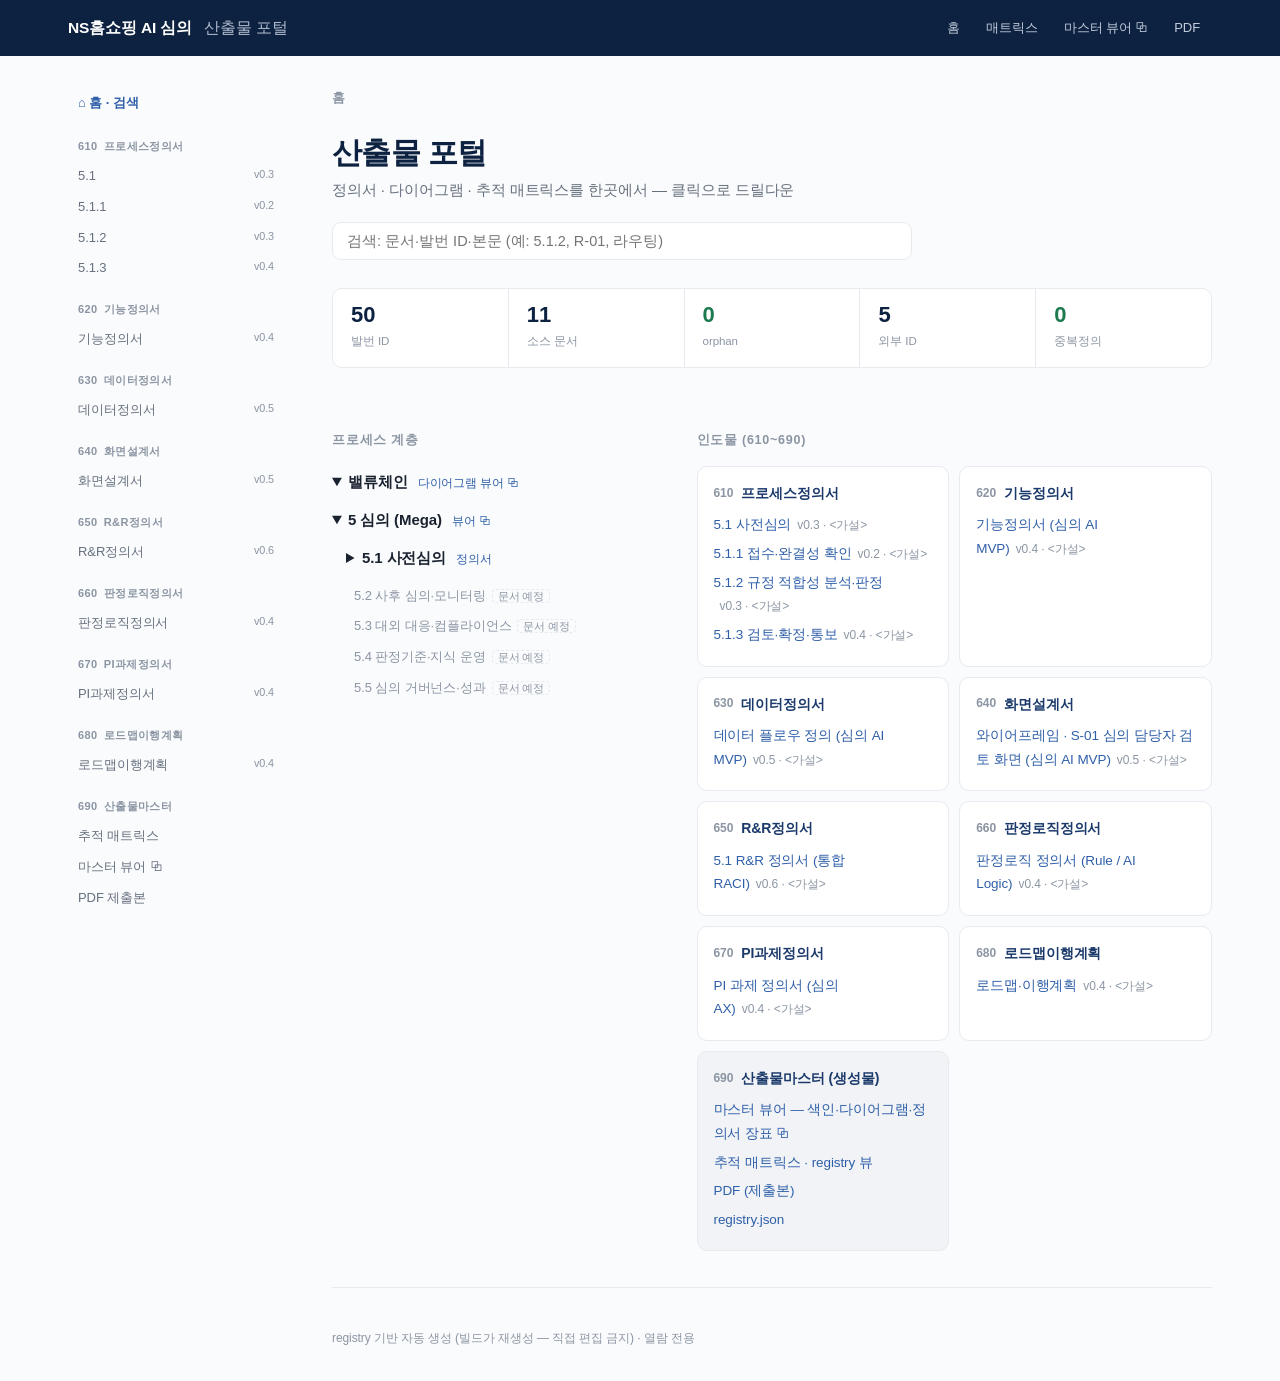
<file: portal/index.html>
<!DOCTYPE html>
<html lang="ko"><head><meta charset="utf-8">
<meta name="viewport" content="width=device-width, initial-scale=1">
<meta name="robots" content="noindex, nofollow, noarchive">
<link rel="icon" href="data:image/svg+xml,<svg xmlns=%22http://www.w3.org/2000/svg%22 viewBox=%220 0 16 16%22><rect width=%2216%22 height=%2216%22 fill=%22%230D2240%22/></svg>">
<title>NSHS 산출물 포털</title>
<link rel="stylesheet" href="style.css"></head>
<body>
<header><div class="hwrap"><a class="home" href="index.html">NS홈쇼핑 AI 심의 <span>산출물 포털</span></a>
<nav class="top"><a href="index.html">홈</a><a href="matrix.html">매트릭스</a><a href="../index.html">마스터 뷰어 ⧉</a><a href="master.pdf">PDF</a></nav></div></header>
<div class="shell">
<aside class="side"><a class="shome on" href="index.html">⌂ 홈 · 검색</a><div class="sg"><div class="sh"><span class="sf">610</span>프로세스정의서</div><a class="sn" href="doc-5.1.html">5.1<small>v0.3</small></a><a class="sn" href="doc-5.1.1.html">5.1.1<small>v0.2</small></a><a class="sn" href="doc-5.1.2.html">5.1.2<small>v0.3</small></a><a class="sn" href="doc-5.1.3.html">5.1.3<small>v0.4</small></a></div><div class="sg"><div class="sh"><span class="sf">620</span>기능정의서</div><a class="sn" href="doc-620.html">기능정의서<small>v0.4</small></a></div><div class="sg"><div class="sh"><span class="sf">630</span>데이터정의서</div><a class="sn" href="doc-630.html">데이터정의서<small>v0.5</small></a></div><div class="sg"><div class="sh"><span class="sf">640</span>화면설계서</div><a class="sn" href="doc-640.html">화면설계서<small>v0.5</small></a></div><div class="sg"><div class="sh"><span class="sf">650</span>R&R정의서</div><a class="sn" href="doc-650.html">R&amp;R정의서<small>v0.6</small></a></div><div class="sg"><div class="sh"><span class="sf">660</span>판정로직정의서</div><a class="sn" href="doc-660.html">판정로직정의서<small>v0.4</small></a></div><div class="sg"><div class="sh"><span class="sf">670</span>PI과제정의서</div><a class="sn" href="doc-670.html">PI과제정의서<small>v0.4</small></a></div><div class="sg"><div class="sh"><span class="sf">680</span>로드맵이행계획</div><a class="sn" href="doc-680.html">로드맵이행계획<small>v0.4</small></a></div><div class="sg"><div class="sh"><span class="sf">690</span>산출물마스터</div><a class="sn" href="matrix.html">추적 매트릭스</a><a class="sn" href="../index.html">마스터 뷰어 ⧉</a><a class="sn" href="master.pdf">PDF 제출본</a></div></aside>
<div class="maincol">
<nav class="crumb"><b>홈</b></nav>
<main>

<div class="hero"><h1>산출물 포털</h1>
<p class="lead">정의서 · 다이어그램 · 추적 매트릭스를 한곳에서 — 클릭으로 드릴다운</p>
<input id="q" type="search" placeholder="검색: 문서·발번 ID·본문 (예: 5.1.2, R-01, 라우팅)" autocomplete="off">
<div id="hits"></div></div>
<div class="stats"><a class="tile" href="matrix.html"><b>50</b><span>발번 ID</span></a><a class="tile" href="matrix.html"><b>11</b><span>소스 문서</span></a><a class="tile ok" href="matrix.html"><b>0</b><span>orphan</span></a><a class="tile" href="matrix.html"><b>5</b><span>외부 ID</span></a><a class="tile ok" href="matrix.html"><b>0</b><span>중복정의</span></a></div>
<div class="cols">
<section class="panel"><h2 class="sec">프로세스 계층</h2><details open><summary>밸류체인 <span class="tiny"><a href="../index.html">다이어그램 뷰어 ⧉</a></span></summary><details open class="lv"><summary>5 심의 (Mega) <span class="tiny"><a href="../index.html">뷰어 ⧉</a></span></summary><div class="lv"><details><summary>5.1 사전심의 <span class="tiny"><a href="doc-5.1.html">정의서</a></span></summary><ul><li><a href="doc-5.1.1.html">5.1.1 접수·완결성 확인</a><span class="tiny">v0.2</span></li><li><a href="doc-5.1.2.html">5.1.2 규정 적합성 분석·판정</a><span class="tiny">v0.3</span></li><li><a href="doc-5.1.3.html">5.1.3 검토·확정·통보</a><span class="tiny">v0.4</span></li></ul></details><div class="plan">5.2 사후 심의·모니터링<span class="planb">문서 예정</span></div><div class="plan">5.3 대외 대응·컴플라이언스<span class="planb">문서 예정</span></div><div class="plan">5.4 판정기준·지식 운영<span class="planb">문서 예정</span></div><div class="plan">5.5 심의 거버넌스·성과<span class="planb">문서 예정</span></div></div></details></details></section>
<section><h2 class="sec">인도물 (610~690)</h2><div class="grid"><div class="card"><div class="ch"><span class="fno">610</span><h3>프로세스정의서</h3></div><ul><li><a href="doc-5.1.html">5.1 사전심의</a><span class="tiny">v0.3 · &lt;가설&gt;</span></li><li><a href="doc-5.1.1.html">5.1.1 접수·완결성 확인</a><span class="tiny">v0.2 · &lt;가설&gt;</span></li><li><a href="doc-5.1.2.html">5.1.2 규정 적합성 분석·판정</a><span class="tiny">v0.3 · &lt;가설&gt;</span></li><li><a href="doc-5.1.3.html">5.1.3 검토·확정·통보</a><span class="tiny">v0.4 · &lt;가설&gt;</span></li></ul></div><div class="card"><div class="ch"><span class="fno">620</span><h3>기능정의서</h3></div><ul><li><a href="doc-620.html">기능정의서 (심의 AI MVP)</a><span class="tiny">v0.4 · &lt;가설&gt;</span></li></ul></div><div class="card"><div class="ch"><span class="fno">630</span><h3>데이터정의서</h3></div><ul><li><a href="doc-630.html">데이터 플로우 정의 (심의 AI MVP)</a><span class="tiny">v0.5 · &lt;가설&gt;</span></li></ul></div><div class="card"><div class="ch"><span class="fno">640</span><h3>화면설계서</h3></div><ul><li><a href="doc-640.html">와이어프레임 · S-01 심의 담당자 검토 화면 (심의 AI MVP)</a><span class="tiny">v0.5 · &lt;가설&gt;</span></li></ul></div><div class="card"><div class="ch"><span class="fno">650</span><h3>R&R정의서</h3></div><ul><li><a href="doc-650.html">5.1 R&amp;R 정의서 (통합 RACI)</a><span class="tiny">v0.6 · &lt;가설&gt;</span></li></ul></div><div class="card"><div class="ch"><span class="fno">660</span><h3>판정로직정의서</h3></div><ul><li><a href="doc-660.html">판정로직 정의서 (Rule / AI Logic)</a><span class="tiny">v0.4 · &lt;가설&gt;</span></li></ul></div><div class="card"><div class="ch"><span class="fno">670</span><h3>PI과제정의서</h3></div><ul><li><a href="doc-670.html">PI 과제 정의서 (심의 AX)</a><span class="tiny">v0.4 · &lt;가설&gt;</span></li></ul></div><div class="card"><div class="ch"><span class="fno">680</span><h3>로드맵이행계획</h3></div><ul><li><a href="doc-680.html">로드맵·이행계획</a><span class="tiny">v0.4 · &lt;가설&gt;</span></li></ul></div><div class="card gen"><div class="ch"><span class="fno">690</span><h3>산출물마스터 (생성물)</h3></div><ul><li><a href="../index.html">마스터 뷰어 — 색인·다이어그램·정의서 장표 ⧉</a></li><li><a href="matrix.html">추적 매트릭스 · registry 뷰</a></li><li><a href="master.pdf">PDF (제출본)</a></li><li><a href="registry.json">registry.json</a></li></ul></div></div></section>
</div>
<script>
const IDX = [{"id": "DOC-5.1.1", "title": "5.1.1 접수·완결성 확인 — 프로세스 정의서", "type": "프로세스정의서", "url": "doc-5.1.1.html", "ids": ["A-5.1.1.1", "A-5.1.1.2", "A-5.1.1.3", "R-07", "R-08"], "text": "610 프로세스정의서 — 5.1.1 접수·완결성 확인 표준 템플릿 적용. 상태 설계 가설 — 인터뷰 확정 예정. BM =벤치마크. 신규 =신규 추가 항목. 브레드크럼 Mega 5. 심의 Main 5.1 사전심의 Sub 5.1.1 접수·완결성 확인 유형 프로세스 정의서 (L3) 상위: 5.1 사전심의 (610) · 다음: 5.1.2 규정 적합성 판정 1. 개요 - 목적 : 심의 대상을 접수하고 ① 완결성(필수항목·메타) 점검 과 ② 유형 분류·라우팅 을 수행해, 후속 판정(5.1.2)의 입력 품질과 처리 경로 를 보장. - 범위 : 접수 → 완결성 체크 → 유형 분류·라우팅. - 유형 축 도입 ( 신규 ): 접수 시점에 심의 대상을 원고·기획 / 영상·완성물 / 상품표시·광고 로 분류 → 유형별 판정 파이프라인으로 라우팅. (상세: 680 로드맵이행계획) 2. As-Is vs To-Be 구분 AS-IS 가설 TO-BE 접수 제작·편성에서 수기/분산 접수 시스템 자동 접수·메타 수집 완결성 담당자 육안 확인 필수항목·메타 자동 점검 , 누락 시 반려·보완 유형 구분 암묵(채널·경험으로 구분) 유형 자동 분류·라우팅 (원고/영상/상품) 신규 3. 액티비티 목록 (L4) ID 액티비티 수행주체 요약 5.1.1.1 심의 대상 접수 System 제작·편성 채널에서 심의 대상(제작물·CG·큐시트·영상·상품정보) 접수, 메타 수집 5.1.1.2 완결성·메타 체크 System 필수 항목·메타데이터 완결성 자동 점검, 누락 시 반려·보완 요청 5.1.1.3 유형 분류·라우팅 신규·가설 System (+AI 보조) 대상 유형(원고/영상/상품표시) 판별 → 유형별 판정 파이프라인으로 라우팅 4. 분류 Logic (경량) - 유형 분류 = 접수 메타·포맷 기반 규칙 우선 (예: 텍스트 원고 → 원고심의, 영상 파일 → 영상심의, 상품 이미지/표시 → 상품표시심의) + 모호 시 AI 분류 보조 ·사람 확인. - 유형별 필수항목 세트 가 다름 → 완결성 체크는 유형 확정 후 세트 적용(또는 접수 채널로 선판별). 5. Rule - 필수 항목·메타 누락 시 접수 반려 후 보완 요청 (판정 단계 미진행) (R-08) - 접수 채널(제작 중 심의 / 방송 전 최종)· 유형별 필수 항목 세트 를 표준화 - 유형 미상·경계 건은 사람 확인 후 라우팅 신규 - 모든 접수·반려·분류 이력은 로그에 기록 (R-07) 6. R&R (RACI) 수행주체 역할 System 자동 접수 · 완결성 점검 · 유형 분류·라우팅 · 반려 알림 · 로깅 심의팀 (사람) 반려 건 확인 · 예외 접수 판단 · 유형 경계 건 확인 7. Input & Output Data 데이터 구분 보유 비고 심의 대상(제작물·CG·큐시트·영상·상품정보) Input 가설 접수 채널별 상이 접수 메타(채널·시점·담당) Input 가설 필수항목 세트 근거 유형 태그 (원고/영상/상품) Output 신규 5.1.2 라우팅 키 완결성 결과·반려 사유 Output 신규 로그 8. 흐름 다이어그램 (L5) 원천: diagrams\\5.1-사전심의\\nshs_5.1.drawio (5.1 Sub Flow). 인터뷰 확인 필요 : 접수가 시스템 자동인지 수기인지 · 필수항목·채널 구성 · 유형이 실제 분리되는지·분류 기준 ."}, {"id": "DOC-5.1.2", "title": "5.1.2 규정 적합성 분석·판정 — 프로세스 정의서", "type": "프로세스정의서", "url": "doc-5.1.2.html", "ids": ["A-5.1.2.1", "A-5.1.2.2", "A-5.1.2.3", "A-5.1.2.4", "A-5.1.2.5", "D-02", "R-01", "R-03", "R-04", "R-07"], "text": "610 프로세스정의서 — 5.1.2 규정 적합성 분석·판정 섹션 구성 = 프로세스 정의서 표준 템플릿 (SCM 5단 프레임워크·브레드크럼 + PI As-Is/To-Be + AI Logic 결합) 상태: 설계 가설 — 인터뷰 확정 예정. 벤치마크 인용은 BM 로 표기(도입 여부·수준 미확정). 임계값은 D-02에서 확정. 브레드크럼 (계층 위치) ※SCM 메타표 채택 — 모든 정의서 상단 고정 Mega 5. 심의 Main 5.1 사전심의 Sub 5.1.2 규정 적합성 분석·판정 유형 프로세스 정의서 (L3) 상위: 5.1 사전심의 (610) · 밸류체인 위치: 사전기획→QA→편성/제작→ 심의(사전심의) →사후관리 1. 개요 - 목적 : 접수된 심의 대상(방송 원고·쇼호스트 멘트·상품 정보/영상)의 규정 적합성을 분석 . AI 에이전트가 선분석·검토배정·근거 정리를 자율 수행하고 사람이 판정·확정 . - 범위 : 액티비티 5.1.2.1 ~ 5.1.2.5. - 핵심 원칙 : AI 보조 + 사람 확정 — 고위험·신유형은 자동확정 금지. (R-01) 2. As-Is vs To-Be ※PI 과제정의서 틀 + 벤치마크 구분 AS-IS (현행) TO-BE (개선) 심의 방식 담당자 전적 수작업, 규정 기억·검색 의존 AI 선분석 → 확신도 검토배정 → 근거 패킷, 사람 판정 멘트 처리 쇼호스트 멘트 수기 텍스트화 ( BM 3~5h·부정확) STT 자동 텍스트화 (데이터방송 전수 BM ) 규정 판정 담당자 판단, 과거이력 수기 확인 AI/NLP 가 금지어·규정위반 후보 제시(라이브는 가이드 BM ) 상품 검토 수기 검토 OCR 로 상품 이미지/자막 텍스트 추출 BM 근거/이력 산발적 조항·판례 자동 인용 + 감사로그 BM = 홈앤쇼핑 PI ⓕ 솔루션 심의 개선(STT/AI-BERT/OCR) 벤치마크. 도입 여부·수준은 미확정. 3. 액티비티 목록 (L4) ID 액티비티 수행주체 전환 요약 5.1.2.1 선분석·규정 매핑 AI Agent ★ 규정 매핑·리스크 태깅·완결성 반영 5.1.2.2 확신도 검토배정 AI Agent ★ 확신도·리스크로 3분기(빠른 확인/근거 보강/에스컬레이션) 5.1.2.3 판정 근거 구성 AI Agent ★ 위반 후보·근거 인용·확신도 정리 (판정 아님) 5.1.2.4 근거 보강·재검색 AI Agent 근거 불충분 시 재검색 후 재라우팅 5.1.2.5 상위 검토·에스컬레이션 Human (심의위원회) 신유형·고위험 건 사람 상위 검토 4. AI Logic 개요 (Input → Process → Output) ※SCM AI Logic 틀 + AI 심의 3축 신규 Input(입력) - 심의 대상: 방송 원고 · 쇼호스트 멘트(→STT 텍스트화 BM ) · 상품 정보/이미지/자막(→OCR BM ) - 참조 지식자산: 규정·조항, 판례·피드백 이력, 과거 심의이력 (※수행주체 아님, 데이터 소스) Process(처리) 1. 선분석·규정 매핑 (5.1.2.1) — NLP로 조항 매핑, 리스크 태깅, 완결성 반영 2. 확신도 검토배정 (5.1.2.2) — 확신도·리스크 → 3분기: 빠른 확인 / 근거 보강 / 에스컬레이션 3. 판정 근거 구성 (5.1.2.3) — 위반 후보·근거(조항/판례) 인용·확신도 (판정 아님) 모델·보조(AI 심의 3축, 벤치마크 기반) 축 역할 벤치마크 시사점 BM STT 멘트 자동 텍스트화 정확도 한계→속기사 병용 가능, 데이터방송 전수 적용 AI/NLP 금지어·규정위반 후보 판정 과거 심의자료 학습 필요, 라이브는 \"가이드 수준\"(사람 확정) OCR 상품 이미지/자막 텍스트 추출 해상도 따라 인식률 편차 입력 어댑터 = 유형별 신규 : 5.1.1에서 라우팅된 유형에 따라 전처리가 갈리고, 공통 규정매핑·검토배정·근거·분석 엔진은 1개 . → 근거·분석 엔진 재사용, 유형 확장은 어댑터만 추가. 심의 유형 입력 어댑터 MVP? 원고·기획 NLP(텍스트 직접) ★MVP 영상·완성물 STT+OCR+영상분석 → 텍스트/태그 Post-MVP 상품표시 OCR → 텍스트 Post-MVP (상세: 680 로드맵이행계획) Output(산출) : 근거 패킷(위반 후보·근거조항/판례·확신도) → 사람 판정 · 감사로그(판정·근거·확신도·모델버전) 5. Rule (판정·라우팅 규칙) - 반복 재라우팅 N_max회 초과 시 강제 에스컬레이션 (R-03, N_max = D-02) - 고위험 카테고리(신유형·중대위반)는 사람 확정 필수 — 자동 확정 금지 (R-01) - 근거 조항·판례 미첨부 초안은 무효 처리 (R-04) - 모든 판정·근거·신뢰도·모델 버전은 감사 로그에 기록 (R-07) 6. R&R (RACI) ※SCM RACI 관점 수행주체 역할 AI Agent (심의 Agent) 선분석·확신도 산출·검토배정·위반 후보·근거(조항/판례) 제시 (판정 안 함) 심의팀 (사람) 초안 검토 · 최종 확정 · 판정 책임(A) 심의위원회 에스컬레이션 판단 · 임계값·라우팅 정책 승인 System 접수 · 통보 · 이력 적재 · 로깅 · 감사추적 7. Input & Output Data ※SI 데이터 체계 틀 신규 · 데이터정의서 연결 데이터 구분 보유 비고 방송 원고/멘트(텍스트) Input 가설 STT 산출물 연계 상품 정보·이미지 Input 가설 OCR 대상 규정·조항 지식자산 Input ● 소스레지스트리 연계 판례·피드백 이력 Input 가설 축적 대상 근거 패킷(위반 후보·근거·확신도) Output 신규 데이터정의서 정의 필요 감사 로그 Output 신규 판정·모델버전·근거 → 상세 속성·Naming은 630 데이터정의서 에서 정의. 8. 흐름 다이어그램 (L5) 원천: diagrams\\5.1.2-규정적합성\\nshs_5.1.2.drawio (탭: 5.1.2.1 선분석 / 5.1.2.2 검토배정 / 5.1.2.3 판정 근거 — 각 Task Flow·Rule·R&R·Data Flow) 표준 섹션 구성 브레드크럼 → 1.개요 → 2.As-Is/To-Be → 3.액티비티 목록(L4) → 4.AI Logic 개요 → 5.Rule → 6.R&R(RACI) → 7.Input&Output Data → 8.흐름 다이어그램(L5)"}, {"id": "DOC-5.1.3", "title": "5.1.3 검토·확정·통보 — 프로세스 정의서", "type": "프로세스정의서", "url": "doc-5.1.3.html", "ids": ["A-5.1.3.1", "A-5.1.3.2", "A-5.1.3.3", "R-01", "R-05", "R-06", "R-07"], "text": "610 프로세스정의서 — 5.1.3 검토·확정·통보 표준 템플릿 적용. 상태 설계 가설 — 인터뷰 확정 예정. 최종 판정 책임=사람 (AI는 근거·후보까지). 브레드크럼 Mega 5. 심의 Main 5.1 사전심의 Sub 5.1.3 검토·확정·통보 유형 프로세스 정의서 (L3) 상위: 5.1 사전심의 (610) · 이전: 5.1.2 규정 적합성 판정 1. 개요 - 목적 : 사람이 AI 근거 패킷을 바탕으로 판정·최종 확정 하고, 결과를 제작·편성에 통보 하며, 심의 이력·지식을 적재 (5.4 보강 루프). - 범위 : 사람 확정 → 통보 → 이력·지식 적재. - 핵심 원칙 : 확정 없이는 통보 불가. AI 보조 + 사람 확정 의 \"확정\" 지점. 2. As-Is vs To-Be 구분 AS-IS 가설 TO-BE 확정 담당자 판단·수기 확정 AI 근거 패킷 기반 사람 판정→승인/수정, 사유 초안 보조 통보 수기 전달(메일 등) BM 확정·수정의견 자동 통보 ·반영 이력 산발적 저장 판정·근거·신뢰도 표준 이력 적재 → 5.4 보강 BM 홈앤쇼핑 PI: \"방송조정내역 메일알림 개선 필요\"(수기 통보 개선). 3. 액티비티 목록 (L4) ID 액티비티 수행주체 요약 5.1.3.1 사람 최종 판정·확정 Human (심의팀) AI 근거 패킷 검토, 판정 결정·기재, 사유 기재 5.1.3.2 결과 통보 System 확정 판정·수정의견을 제작·편성에 통보·반영 5.1.3.3 심의 이력·지식 적재 System 판정·근거·신뢰도 이력 적재, 5.4 판정기준 보강 루프로 환류 4. AI Logic 개요 (경량 — 검토 보조) - AI는 위반 후보·근거·확신도 를 제시(5.1.2 산출). 5.1.3에서 AI 역할은 판정 보조 (사유 초안 제안·근거 정리)까지, 판정은 사람 . - 유형 무관 공통. 단 통보 경로는 유형·제작단계별 상이 가능(원고→제작, 영상→편성 등 가설 ). 5. Rule - 최종 확정은 사람(심의팀)의 책임 — AI 초안은 참고, 확정 없이는 통보 불가 (R-01·R-06) - 확정 시 판정 사유·근거 인용 필수 기재 (R-05) - 고위험·수정 판정은 통보 경로·이해관계자 별도 지정 - 모든 확정 결과는 감사 로그 + 5.4 지식 으로 적재 (R-07) 6. R&R (RACI) 수행주체 역할 심의팀 (사람) 초안 검토 · 최종 확정 · 사유 기재 · 판정 책임(A) System 결과 통보 · 이력·지식 적재 · 감사 로깅 5.4 판정기준·지식 적재 이력으로 판정기준 보강(보강 루프) 7. Input & Output Data 데이터 구분 보유 비고 근거 패킷(위반 후보·근거·확신도) Input 신규 5.1.2 산출 확정 판정·확정 사유 Output 신규 통보·이력 통보 이력(대상·경로·시각) Output 신규 제작·편성 연계 심의 이력·지식 Output 신규 → 5.4 (630 데이터정의서) 8. 흐름 다이어그램 (L5) 원천: diagrams\\5.1-사전심의\\nshs_5.1.drawio (5.1 Sub Flow의 확정·통보 구간). 인터뷰 확인 필요 : 확정 권한·책임 주체 · 통보 경로(제작·편성) · 이력 저장 형태·데이터 샘플."}, {"id": "DOC-5.1", "title": "5.1 사전심의 — Main 프로세스 정의서 (overview)", "type": "프로세스정의서", "url": "doc-5.1.html", "ids": ["U-1", "U-2", "U-3", "U-4", "U-5", "R-01", "R-04", "R-07"], "text": "610 프로세스정의서 — 5.1 사전심의 (Main overview) 5.1 사전심의 수직 슬라이스 통합 뷰. 상태 설계 가설 — 인터뷰 확정 예정. MVP 스코프 = 원고 텍스트 심의 (PRD 60, 개발 트랙). 브레드크럼 Business Area 홈쇼핑 밸류체인 Mega 5. 심의 Main 5.1 사전심의 유형 Main 정의서 (L2) 밸류체인 위치: 사전기획 → QA → 편성/제작 → 심의(사전심의) → 사후관리 1. 개요 방송 전 심의. 심의 대상을 접수·분류하고, 규정 적합성을 AI가 선분석·근거 정리, 사람이 판정·최종 확정 해 제작·편성에 통보. MVP는 원고·기획(텍스트) 심의 에 집중. 2. 전체 흐름 (Sub 3묶음 + 유형 축) 5.1.1 접수·완결성·유형분류 │ (원고 / 영상 / 상품표시 라우팅) ▼ 5.1.2 규정 적합성 분석·판정 ← 유형별 입력 어댑터(NLP/STT·OCR/OCR) + 공통 근거·분석 엔진 │ 선분석 → 확신도 검토배정 → 빠른 확인 / 근거 보강 / 에스컬레이션 ▼ 5.1.3 검토·확정·통보 ← 사람 최종 확정 → 통보 → 이력·지식 적재 │ └──▶ 5.4 판정기준·지식 (보강 루프) 3. Sub 색인 (L3) No. Sub 핵심 정의서 5.1.1 접수·완결성 확인 접수·완결성 + 유형 분류·라우팅 신규 5.1.1 정의서 5.1.2 규정 적합성 분석·판정 ★AX 선분석·검토배정·근거 패킷 + 유형별 입력 어댑터 5.1.2 정의서 5.1.3 검토·확정·통보 사람 확정 · 통보 · 이력 적재 5.1.3 정의서 4. 유형 축 & MVP 경계 심의 유형 AI 역량 스코프 원고·기획(텍스트) NLP 규정매핑 ★MVP 영상·완성물 STT+OCR+영상분석 Post-MVP 상품표시·광고 OCR Post-MVP → 현 MVP가 텍스트 중심인 것은 의도된 경계 (누락 아님). 유형 축은 구조를 가로지르는 파라미터라, Post-MVP 확장 시 입력 어댑터만 추가 (근거·분석 엔진·구조 재사용). (상세: 680 로드맵이행계획) 5. 공통 원칙 - AI 보조 + 사람 확정 — 고위험·신유형 자동확정 금지, 최종 책임=사람. (R-01) - 모든 판정·근거·신뢰도·모델버전 감사 로그 . (R-07) - 근거(조항·판례) 미첨부 초안 무효 . (R-04) 6. 연계 - 5.4 판정기준·지식 (온톨로지·RAG) → 5.1.2 AI 판정 근거 공급 + 5.1.3 이력 → 5.4 보강. - 5.2 사후심의 / 5.3 대외대응 = MVP Out-of-scope. - PRD : 60 심의 AI PRD (개발 트랙) — U-1~U-5 ↔ 5.1.2 액티비티. 표준 템플릿 (모든 Sub 공통): 브레드크럼 → 개요 → As-Is/To-Be → 액티비티(L4) → AI Logic → Rule → R&R → I/O Data → 흐름(L5)"}, {"id": "DOC-620", "title": "기능정의서 (심의 AI MVP)", "type": "기능정의서", "url": "doc-620.html", "ids": ["F-01", "F-02", "F-03", "F-04", "F-05", "F-06", "F-07", "F-08", "F-09", "F-10", "F-11", "F-12", "F-13", "A-5.1.1.1", "A-5.1.1.2", "A-5.1.1.3", "A-5.1.2.1", "A-5.1.2.2", "A-5.1.2.3", "A-5.1.2.4", "A-5.1.2.5", "A-5.1.3.1", "A-5.1.3.2", "A-5.1.3.3", "D-01", "D-02", "D-03", "D-04", "D-05", "D-06", "D-07", "D-08", "D-09", "D-10", "D-11", "U-1", "U-2", "U-3", "U-4", "U-5"], "text": "620 기능정의서 — 심의 AI MVP (구 61) 상태 설계 가설 — 인터뷰 확정 예정. 신규 =신규 추가 항목. MVP = 원고 텍스트 심의 (F-01~F-10). 유형/멀티모달은 아래 별도 Post-MVP 섹션. 브레드크럼 Mega 5. 심의 Main 5.1 사전심의 대상 5.1 전 액티비티 유형 기능정의서 (MVP) 연계: PRD 60 (개발 트랙) · 630 데이터정의서 · 640 화면설계서 1. 기능 목록 (MVP) ID 기능 설명 관련 액티비티 관련 데이터 입력 → 출력 우선순위 F-01 선분석·리스크 태깅 심의 대상을 규정에 매핑, 위반 리스크 자동 태깅 5.1.2.1 D-01 · D-05 · D-08 심의대상·규정 → 리스크태그·매핑 Must F-02 확신도 스코어링·검토배정 확신도·리스크로 빠른 확인/근거 보강/에스컬레이션 3분기 5.1.2.2 D-02 선분석결과 → 검토배정·확신도 Must F-03 판정 근거 구성 위반 후보·근거 인용·확신도 정리 (판정 아님) 5.1.2.3 D-01 검토배정·근거 → 근거 패킷 Must F-04 근거 검색 (RAG) 유사 판례·규정 조항 검색해 근거 제공 5.1.2.2·5.1.2.3 D-03 · D-05 쿼리 → 근거 리스트 Must F-05 근거 보강·재검색 근거 불충분 시 재검색 후 재라우팅 5.1.2.4 D-02 초안·근거 → 보강결과 Should F-06 판정·확정 UI 심의 담당자가 근거 검토·판정·사유 기재 5.1.3.1 — 근거 패킷 → 확정판정 Must F-07 에스컬레이션 신유형·고위험 상위(위원회) 라우팅 5.1.2.5 D-02 라우팅 → 에스컬레이션 큐 Should F-08 접수·완결성 체크 접수·필수항목/메타 자동 점검·반려 5.1.1.1·5.1.1.2 D-06 심의대상 → 접수/반려 Must F-09 결과 통보 확정 판정·수정의견 제작·편성 통보·반영 5.1.3.2 — 확정판정 → 통보 Must F-10 이력·지식 적재·보강 판정 이력 적재 + 판정기준 보강 루프(5.4) 5.1.3.3·5.4 D-04 확정이력 → 지식 갱신 Should ※ 관련 데이터 = 630 데이터정의서의 자산↔기능 매핑(D-nn 기준) 역방향 표기. 2. Post-MVP 기능 후보 (유형 축·멀티모달) 신규·가설 ID 기능 관련 액티비티 관련 데이터 AI 역량 근거 F-11 유형 분류·라우팅 5.1.1.3 D-07 대상 유형(원고/영상/상품) 판별→파이프라인 라우팅 유형 축 도입 F-12 STT 어댑터 (영상심의) D-09 쇼호스트 멘트 자동 텍스트화 BM 홈앤쇼핑 PI F-13 OCR 어댑터 (영상·상품심의) D-10 · D-11 자막·상품표시 텍스트 추출 BM 홈앤쇼핑 PI F-11~F-13 산출물(텍스트/태그)은 공통 근거·분석 엔진(F-01~F-03) 입력 으로 흘러 판정 로직 재사용. (상세: 680 로드맵이행계획) ※ MVP(원고 단일 유형)에선 F-11은 경량 분류 훅. F-12/F-13은 영상·상품 유형이 열릴 때 활성. 3. PRD 유저스토리 매핑 유저스토리 기능 U-1 리스크 자동 태깅 F-01 U-2 판정 근거 자동 제공 F-02 · F-03 U-3 근거·판례 첨부 F-04 U-4 자동 에스컬레이션 F-07 U-5 이력 축적·보강 F-10"}, {"id": "DOC-630", "title": "데이터 플로우 정의 (심의 AI MVP)", "type": "데이터정의서", "url": "doc-630.html", "ids": ["D-01", "D-02", "D-03", "D-04", "D-05", "D-06", "D-07", "D-08", "D-09", "D-10", "D-11", "F-01", "F-02", "F-03", "F-04", "F-05", "F-07", "F-08", "F-10", "F-11", "F-12", "F-13", "R-01", "R-02", "R-03"], "text": "630 데이터정의서 — 심의 AI 데이터 플로우 (구 62) 상태 설계 가설 — 인터뷰 확정 예정. 신규 =신규 추가 항목. 데이터 자산 = 수행주체 아님, AI 에이전트가 참조하는 자산. MVP = 텍스트 자산 , 멀티모달은 Post-MVP. ID 규약: D-nn (발번 후 불변). D-02 = 판정 정책·파라미터 — 660 판정로직정의서(R-01~R-03)·680 로드맵이행계획이 참조하는 파라미터 정본. 브레드크럼 Mega 5. 심의 Main 5.1 사전심의 대상 심의 AI 데이터 자산·플로우 유형 데이터정의서 (MVP) 연계: PRD 60 (개발 트랙) · 620 기능정의서 · MVP 소스 레지스트리 (개발 트랙) 1. 데이터 자산 목록 (MVP) ID 자산 유형 원천 용도 관련 기능 D-01 심의규정 온톨로지 온톨로지·지식그래프 방심위 규정·사내 가이드 규정 매핑·판정 근거 구조화 F-01 · F-03 D-02 판정 정책·파라미터 신규 정책·설정 데이터 심의위원회 정책 · 파일럿 캘리브레이션 T_auto·N_max·고위험 카테고리 목록 등 판정/라우팅 파라미터 정본 (R-01~R-03 참조) F-02 · F-05 · F-07 D-03 판례·사례 벡터DB 벡터 인덱스 (RAG) 과거 심의 이력·판례 유사 근거·판례 검색 F-04 D-04 심의이력 DB 관계형 DB 확정 판정·사유·근거·신뢰도 이력·성과 지표·기준 보강 F-10 D-05 규정 원천 문서 저장소 방심위·사내 규정·개정 온톨로지·RAG 인덱싱 원천 F-01 · F-04 D-06 심의대상 메타 스키마·메타데이터 제작·편성 시스템 접수·완결성·컨텍스트 F-08 D-07 유형 태그 신규 분류 라벨 5.1.1.3 유형분류 유형별 판정 라우팅 키 F-11 2. D-02 판정 파라미터 가설 파라미터 가안 확정 T_auto — 확신도 검토우선순위 임계값 (R-02 상단) 0.8 파일럿 캘리브레이션 T_esc — 에스컬레이션 신뢰도 하한 (R-02 하단) 미정 파일럿 캘리브레이션 N_max — 재라우팅 상한 (R-03) 미정 인터뷰 고위험 카테고리 목록 (R-01) 미정 인터뷰 3. Post-MVP 멀티모달 자산 신규·가설 ID 자산 유형 원천 산출 → 용도 관련 기능 D-08 방송 원고·큐시트 텍스트 제작·편성 (직접) → 원고 심의 F-01 (MVP) D-09 쇼호스트 멘트(음성) 오디오 방송 영상 STT → 텍스트 → 판정 F-12 BM D-10 방송 영상·자막 비디오/이미지 완성 방송물 OCR +영상분석 → 텍스트/태그 F-13 BM D-11 상품 표시·이미지 이미지 상품 DB OCR → 텍스트 → 판정 F-13 BM 멀티모달 산출물(STT/OCR 텍스트)은 온톨로지·RAG 검색과 공통 근거·분석 엔진 입력 으로 합류 → MVP 파이프라인 재사용. 4. 엔드투엔드 데이터 파이프라인 유형별 입력 어댑터 원고=(직접) / 영상=STT+OCR+영상분석 / 상품=OCR ← Post-MVP 확장 ▼ (텍스트/태그로 정규화) 규정·판례 원천 → 지식화(온톨로지·벡터 인덱싱) → 검색(규정매핑·판례 RAG) → LLM 근거·분석 엔진(추론·근거 생성) → 근거 패킷 → 사람 판정 → 심의이력 DB 적재 → 정확도·판정기준 보강 루프(→ 온톨로지·인덱스 환류) MVP는 어댑터 없이 원고 텍스트가 바로 지식화·검색 단계로 진입. 5. 데이터·컴플라이언스 확인 필요 - 심의 이력·판정 데이터 실제 저장 형태·접근 승인 - 규정·판례 지식화 가능 형태 · 개인정보·기밀 포함 여부·처리 정책 - 신규 영상·음성·상품 데이터 접근·저작권·개인정보(초상·음성) 정책 (Post-MVP 선결) 6. 흐름 다이어그램 원천: diagrams\\cross-데이터플로우\\nshs_dataflow.drawio (심의 AI 데이터 플로우). Post-MVP 어댑터 노드는 확장 시 추가."}, {"id": "DOC-640", "title": "와이어프레임 · S-01 심의 담당자 검토 화면 (심의 AI MVP)", "type": "화면설계서", "url": "doc-640.html", "ids": ["S-01", "A-5.1.3.1", "F-01", "F-02", "F-03", "F-04", "F-06", "F-07", "F-08", "F-11", "F-12", "F-13", "R-05", "R-06", "U-2", "U-3"], "text": "640 화면설계서 — S-01 심의 담당자 검토 화면 (구 63) 상태 설계 가설 — 인터뷰 확정 예정. 신규 =신규 추가 항목. 화면 ID S-01 — 심의 담당자 검토·확정 화면(F-06), PRD U-2·U-3 ↔ 액티비티 A-5.1.3.1. MVP = 원고(텍스트) 검토 화면. 브레드크럼 Mega 5. 심의 Main 5.1 사전심의 대상 5.1.3.1 사람 최종 판정·확정 유형 화면설계(와이어프레임, MVP) 연계: PRD 60 (개발 트랙) · 620 기능정의서 · 610 프로세스정의서 5.1.3 1. 화면 구성 요소 (S-01) 영역 요소 내용 · 동작 연계 헤더 심의 대상 정보 대상명 · 유형 배지(원고/영상/상품) 신규 · 편성 · 접수일시 · 리스크 태그 F-01 · F-08 · F-11 좌 패널 AI 근거·후보 위반 후보 배지(적합/위반/조건부 후보) · 확신도 게이지 · 근거 사유 F-03 우 패널 근거 리스트 인용 규정 조항 · 유사 판례 카드(유사도·출처), 클릭 시 원문 F-04 중앙 대상 미리보기 심의 대상 프리뷰, 위반 의심 구간 하이라이트 F-01 하단 액션 확정 컨트롤 ［승인］［수정 후 확정］［에스컬레이션］ + 사유 입력(필수) F-06 · F-07 상태 검토배정 표시 빠른 확인/근거 보강/에스컬레이션 경로 · 재배정 이력 F-02 2. 유형별 화면 변형 신규·가설 (Post-MVP) 유형 중앙 미리보기 변형 추가 요소 원고·기획 원고/큐시트 텍스트 + 위반구간 하이라이트 (MVP 기본) 영상·완성물 영상 플레이어 + STT 자막 싱크 (멘트 클릭→해당 구간 이동 BM ) + 위반 타임코드 F-12 상품표시·광고 상품 이미지 + OCR 추출 텍스트 오버레이 F-13 BM SK스토아/홈앤쇼핑 PI: \"멘트 클릭 시 영상 위치 이동\", 데이터방송 STT 자막. → 영상 유형 열릴 때 중앙 프리뷰만 교체, 좌·우·하단 액션은 공통 재사용. 3. 상호작용 원칙 - 확정 없이는 통보 불가 — 사유 입력 없으면 확정 버튼 비활성 (R-05·R-06) - 신뢰도·근거 부족한 초안은 시각적 경고 - 고위험·신유형은 에스컬레이션 기본 추천 4. 목업 다이어그램 원천: diagrams\\cross-와이어프레임\\nshs_wireframe.drawio (S-01 심의 담당자 검토 화면). 유형별 변형은 Post-MVP 시 탭 추가."}, {"id": "DOC-650", "title": "5.1 R&R 정의서 (통합 RACI)", "type": "R&R정의서", "url": "doc-650.html", "ids": ["A-5.1.1.1", "A-5.1.1.2", "A-5.1.1.3", "A-5.1.2.1", "A-5.1.2.2", "A-5.1.2.3", "A-5.1.2.4", "A-5.1.2.5", "A-5.1.3.1", "A-5.1.3.2", "A-5.1.3.3", "R-01", "S-01"], "text": "650 R&R정의서 — 5.1 통합 RACI 상태 설계 가설 — 인터뷰 확정 예정. RACI — R 실행 · A 승인·책임 · C 자문 · I 통보. 브레드크럼 Mega 5. 심의 Main 5.1 사전심의 대상 5.1 전 액티비티 유형 R&R 정의서 (RACI) 1. RACI 매트릭스 액티비티 심의팀 (사람) 심의위원회 심의 Agent (AI) System 5.1.1 접수·완결성 확인 (5.1.1.1·5.1.1.2) I R / A 5.1.1.3 유형 분류·라우팅 신규 C (경계건) C (분류 보조) R / A 5.1.2.1 선분석·규정 매핑 I R A 5.1.2.2 확신도 검토배정 I C (정책) R A 5.1.2.3 판정 근거 구성 C R A 5.1.2.4 근거 보강·재검색 I R A 5.1.2.5 상위 검토·에스컬레이션 C R / A I I 5.1.3.1 사람 최종 판정·확정 R / A C (고위험) C I 5.1.3.2 결과 통보 A R 5.1.3.3 이력·지식 적재 I C R / A - 원칙: AI 보조 + 사람 확정 (R-01) — 사람 R/A는 5.1.3.1 사람 최종 판정·확정 한 곳. - ※ System의 A(책임) 표기는 정문 결정요청 4(판정 책임=사람 권고) 확정 대기 — 승인 시 판정 관련 A는 사람으로 이관. 현재는 접수·기록·로깅 실행 책임 의미(판정 스텝 5.1.3.1은 이미 사람=R/A). 2. 주체 정의 수행주체 정의 심의팀 (사람) 심의 담당자 — 검토·최종 확정·판정 책임 심의 담당자 심의팀 소속 개인 수행자 (화면 S-01의 사용자) 심의위원회 협의체 — 고위험·신유형 에스컬레이션·정책 승인 심의 Agent (AI) LLM+도구 에이전트 — 선분석·라우팅·초안·근거 제시(수행주체) System 플랫폼 — 접수·통보·이력 적재·로깅·감사"}, {"id": "DOC-660", "title": "판정로직 정의서 (Rule / AI Logic)", "type": "판정로직정의서", "url": "doc-660.html", "ids": ["R-01", "R-02", "R-03", "R-04", "R-05", "R-06", "R-07", "R-08", "R-09", "A-5.1.1.1", "A-5.1.1.2", "A-5.1.1.3", "A-5.1.2.1", "A-5.1.2.2", "A-5.1.2.3", "A-5.1.2.4", "A-5.1.2.5", "A-5.1.3.1", "A-5.1.3.2", "A-5.1.3.3", "D-02", "F-01", "F-02", "F-03", "F-04", "F-05", "F-06", "F-07", "F-08", "F-09", "F-10", "F-11", "F-12", "F-13", "S-01"], "text": "660 판정로직정의서 — Rule / AI Logic 판정 룰·AI 로직의 단일 정본. 상태 설계 가설 — 파라미터는 파일럿·인터뷰에서 확정. ID 규약: R-nn (발번 후 불변). 연결: R ↔ A(발동 액티비티) ↔ F(구현 기능) ↔ D(파라미터 자산). digital twin 예약: R-ID ↔ 룰 엔진 레코드(개발 트랙). 브레드크럼 Mega 5. 심의 Main 5.1 사전심의 대상 5.1 전체 (판정·라우팅·게이트·감사) 유형 판정로직 정의서 1. Rule 카탈로그 ID 룰 분류 발동 지점 구현 파라미터 R-01 AI 보조 · 판정은 사람 — AI는 위반 후보·근거만 제시, 최종 판정은 사람이 기록(책임=사람). 고위험(신유형·중대위반)은 반드시 사람 판정 원칙/게이트 A-5.1.2.2 · A-5.1.3.1 F-02·F-06 고위험 카테고리 목록(D-02) R-02 확신도 기반 검토 우선순위 — 신뢰도 ≥ T_auto → 사람 빠른 확인 / T_esc ≤ 신뢰도 T_auto → 근거 보강 후 검토 / 신뢰도 T_esc 또는 고위험·신유형 → 에스컬레이션. 자동 확정 없음 라우팅 A-5.1.2.2 F-02 T_auto·T_esc(D-02, 가안 T_auto 0.8·T_esc 미정) R-03 재라우팅 상한 — 보강 재라우팅 N_max회 초과 시 강제 에스컬레이션 라우팅 A-5.1.2.4 F-05·F-07 N_max(D-02) R-04 근거 필수 — 규정 조항·판례 미첨부 판정은 무효 (AI 근거 패킷·사람 판정 모두 근거 필수) 게이트 A-5.1.2.3 F-03·F-04 — R-05 확정 사유 필수 — 사유 미입력 시 승인/수정확정 불가 게이트 A-5.1.3.1 F-06 — R-06 확정 전 통보 금지 — 사람 확정 없는 판정은 통보 대기열 진입 불가 게이트 A-5.1.3.2 F-09 — R-07 감사 전수 기록 — 모든 판정·근거·신뢰도·모델버전·라우팅 이력 감사 로그 감사 전 액티비티 F-03·F-10 보존 기간(인터뷰) R-08 접수 완결성 게이트 — 필수항목·메타 미충족 시 접수 반려(사유 코드 부여) 게이트 A-5.1.1.1~2 F-08 필수항목 정의(인터뷰) R-09 유형 라우팅 — 원고/영상/상품 판별 → 유형별 입력 어댑터 배정 (MVP=원고 단일 훅) 라우팅 A-5.1.1.3 F-11 유형 분류 기준(인터뷰) 가설·Post-MVP - R-05·R-06은 검토 화면 프로토타입(S-01)에서 동작 실증 완료 . - 파라미터 4종(T_auto·T_esc·N_max·고위험 목록)의 정본 = 데이터정의서 D-02, 확정 = 파일럿 캘리브레이션. 2. AI Logic — 공통 근거·분석 엔진 (판정은 사람) · Input → Process → Output Input : 심의 대상 텍스트(유형 어댑터 산출) + 참조 지식자산(규정·조항, 판례·판정 이력 — 5.4 공급) Process : 1. 선분석·규정 매핑 (A-5.1.2.1, F-01) — NLP 조항 매핑·리스크 태깅 2. 확신도 기반 검토배정 (A-5.1.2.2, F-02) — R-02 적용, 근거 검색(F-04) 결합 3. 근거 패킷 구성 (A-5.1.2.3, F-03) — 위반 후보·근거(조항/판례) 인용·확신도 정리 (판정 아님), R-04 게이트 4. (조건) 근거 보강·재검색 (A-5.1.2.4, F-05) — R-03 상한 Output : 근거 패킷(위반 후보·근거·확신도) → 사람이 판정·확정 · 감사로그( R-07 ). AI는 판정을 기록하지 않는다 3. 유형별 입력 어댑터 (근거·분석 엔진 앞단 — 엔진은 1개) 유형 어댑터 스코프 원고·기획 NLP (텍스트 직접) ★MVP 영상·완성물 STT(멘트)+OCR(자막)+영상분석 → 텍스트/태그 Post-MVP (F-12·F-13) BM 상품표시·광고 OCR → 텍스트 Post-MVP (F-13) BM 4. 연결 검증 메모 - R-01~R-09 ↔ F-01~F-13 ↔ A-5.1.1.1~A-5.1.3.3 매핑 완비 (R-07 = 전 액티비티). - 판정 룰의 정본은 본 문서 — 각 정의서(610·640·670)는 R-ID로 참조한다."}, {"id": "DOC-670", "title": "PI 과제 정의서 (심의 AX)", "type": "PI과제정의서", "url": "doc-670.html", "ids": ["T-01", "T-02", "T-03", "T-04", "T-05", "A-5.1.1.1", "A-5.1.1.2", "A-5.1.1.3", "A-5.1.2.1", "A-5.1.2.2", "A-5.1.2.3", "A-5.1.2.4", "A-5.1.2.5", "A-5.1.3.1", "A-5.1.3.2", "A-5.1.3.3", "F-01", "F-02", "F-03", "F-04", "F-05", "F-06", "F-07", "F-08", "F-09", "F-10", "F-11", "F-12", "F-13", "R-01", "R-04", "R-05", "R-06", "R-07", "S-01", "U-1", "U-2", "U-3", "U-4", "U-5"], "text": "670 PI과제정의서 — 심의 AX 과제별 AS-IS → TO-BE → EXAMPLE → 고려사항 (조직 표준 문법). 상태 설계 가설 — AS-IS는 인터뷰 확정 예정. ID 규약: T-nn (발번 후 불변). 연결: T ↔ A(액티비티) ↔ F(기능). 브레드크럼 Mega 5. 심의 Main 5.1 사전심의 대상 5.1 전체 + 5.4 연계 유형 PI 과제 정의서 1. 과제 색인 ID 과제 관련 액티비티 관련 기능 스코프 T-01 AI 규정 적합성 선분석·근거 정리 A-5.1.2.1~5 F-01~F-05 ★MVP T-02 심의 담당자 검토·확정 워크벤치 A-5.1.3.1 F-06·F-07 ★MVP T-03 접수·완결성 자동화 & 유형 라우팅 A-5.1.1.1~3 F-08 (+F-11) MVP(라우팅 훅) T-04 결과 통보·판정 지식자산화 A-5.1.3.2~3 F-09·F-10 MVP T-05 멀티모달 심의 확장 (영상·상품) (5.1.4 예약) F-12·F-13 Post-MVP T-01 AI 규정 적합성 선분석·근거 정리 ★MVP - AS-IS 가설 : 심의 담당자가 원고·기획안을 관련 규정(방송심의규정·표시광고법 등)과 전량 수작업 대조 . 규정 개정 추적·유사 판례 검색이 개인 경험에 의존, 처리 시간 편차 크고 판정 일관성 리스크. - TO-BE : 접수된 원고를 AI가 규정에 자동 매핑·리스크 태깅(F-01) → 확신도 기반 3분기 검토배정(F-02: 빠른 확인/근거 보강/에스컬레이션) → 위반 후보·근거 인용 포함 근거 패킷 구성 (F-03), 근거는 RAG 검색(F-04)·부족 시 재보강(F-05). 판정은 사람이 하며, 모든 판정에 근거·확신도·모델버전 감사 로그(R-07). - EXAMPLE BM : 홈앤쇼핑 PI — AI/BERT 기반 금지어·표현 검출로 심의 보조, \"AI 보조 + 사람 확정\" 운영. - 고려사항 : 근거(조항·판례) 미첨부 초안 무효 원칙(R-04) / 고위험·신유형 자동확정 금지(R-01) / 규정 개정 시 지식베이스 동기화(5.4 연계) / 오탐·미탐 기준선과 신뢰도 임계값은 파일럿에서 캘리브레이션. T-02 심의 담당자 검토·확정 워크벤치 ★MVP - AS-IS 가설 : 판정 결과 정리·기안·근거 첨부가 문서 수작업. 초안-근거-원문을 오가는 화면 전환 비용이 커 검토 리드타임 증가. - TO-BE : 단일 검토 화면(640 화면설계서 S-01)에서 AI 근거·후보(위반 후보 배지·확신도 게이지·사유 초안) + 근거 카드(조항·판례, 클릭 시 원문) + 원고 프리뷰(위반 구간 하이라이트)를 한눈에 보고 사람이 ［승인/수정 후 확정/에스컬레이션］(F-06·F-07). 사유 미입력 시 확정 불가 (R-05) 내장. - EXAMPLE BM : 홈앤쇼핑 PI — 심의 결과 화면에서 근거 구간 바로 확인, 확정은 사람. - 고려사항 : 확정 없이 통보 불가(R-06) / 수정 유형·사유가 F-10 지식 보강 루프의 입력이 되도록 데이터 설계 / 접근권한(심의 담당자·위원회) 분리. T-03 접수·완결성 자동화 & 유형 라우팅 - AS-IS 가설 : 접수 시 필수항목·메타 점검이 수작업 체크리스트. 심의 유형(원고/영상/상품) 구분이 암묵적이라 담당 배정·처리 경로가 사람 판단에 의존. - TO-BE : 접수 시 완결성 자동 점검·반려(F-08, A-5.1.1.1~2) + 유형 분류·라우팅 훅 (A-5.1.1.3): MVP에선 원고 단일 유형의 경량 분류, Post-MVP에 F-11로 확장해 유형별 파이프라인 자동 라우팅. - EXAMPLE : 홈쇼핑 상품 QA의 대상분류→검사→판정 구조 차용 BM . - 고려사항 : 유형 분류 기준(무엇을 보고 어느 심의로 보내나)은 인터뷰 확정 항목 / 반려 사유 표준코드화(통계·개선 루프용). T-04 결과 통보·판정 지식자산화 - AS-IS 가설 : 확정 판정의 제작·편성 통보가 개별 연락 중심, 판정 이력이 문서로 산재해 판례로 재사용되지 못함 . - TO-BE : 확정 판정·수정의견 자동 통보(F-09, A-5.1.3.2) + 판정 이력을 구조화 적재(F-10, A-5.1.3.3)해 5.4 판정기준·지식으로 환류 — RAG 근거(F-04)가 자기 판정 이력으로 계속 강해지는 보강 루프 완성. - EXAMPLE : 자사 판정 이력 기반 유사 판례 추천(T-01의 근거 품질이 누적적으로 향상). - 고려사항 : 이력 스키마에 수정 전/후·사유 포함(모델 개선 신호) / 개인정보·민감정보 마스킹 / 통보 채널(그룹웨어 등)은 인터뷰 확정. T-05 멀티모달 심의 확장 (영상·상품) — Post-MVP - AS-IS 가설 : 영상 심의는 쇼호스트 멘트를 사람이 들으며 확인(텍스트화 안 됨), 상품표시 검토는 이미지·상세페이지 육안 대조. - TO-BE : 유형 축 확장 — 영상=STT(멘트)+OCR(자막)(F-12·F-13) / 상품표시=OCR(F-13) 입력 어댑터를 추가하고 공통 근거·분석 엔진(T-01) 재사용 . 검토 화면은 중앙 프리뷰만 유형별 교체(영상 플레이어+STT 싱크·이미지+OCR 오버레이). 영상심의 별도 Sub(가칭 5.1.4)는 이때 신설 검토. - EXAMPLE BM : 홈앤쇼핑 PI 3축 — STT(멘트)·AI(금지어)·OCR(상품 QA) / SK스토아 \"멘트 클릭 시 영상 구간 이동\". - 고려사항 : MVP 구조를 흔들지 않는 확장(입력 어댑터 패턴 유지)이 전제 / STT·OCR 정확도 기준선 확보 후 착수 / 시점이 다른 영상심의(제작 後)의 프로세스 위치는 인터뷰 확정. 연결 검증 메모 - T-01~T-05가 F-01~F-13 전체와 A-5.1.1.1~A-5.1.3.3을 커버. - PRD U-1~U-5 ↔ T-01(U-1·U-2·U-3), T-02(U-2·U-4), T-04(U-5)."}, {"id": "DOC-680", "title": "로드맵·이행계획", "type": "로드맵이행계획", "url": "doc-680.html", "ids": ["D-02", "F-11", "F-12", "F-13", "R-01", "R-02", "R-03", "R-09", "T-01", "T-02", "T-03", "T-04", "T-05"], "text": "680 로드맵이행계획 — MVP → Post-MVP 전개 상태 설계 가설 — 시점·기간은 오너/현업 확정 전 상대 단계로만 표기. 브레드크럼 Mega 5. 심의 Main 5.1 사전심의 (+5.4 연계) 대상 MVP → Post-MVP 전개 유형 로드맵·이행계획 1. 단계 로드맵 단계 범위 과제(T) 완료 게이트 P0 기반 지식자산 정비 — 규정·조항 적재, 판례 이력 스키마, 소스 레지스트리 연계(5.4) (T-01 선행) 규정 커버리지 기준선 · D 자산 정의 확정 P1 MVP ★ 원고(텍스트) 사전심의 — AI 선분석·근거 정리 + 판정 워크벤치 + 접수 자동화 + 통보·이력 T-01·T-02·T-03(완결성)·T-04 파일럿: T_auto·N_max 캘리브레이션(R-02·R-03) · 오탐/미탐 기준선 · 심의 담당자 검수 워크플로 정착 P2 유형 축 유형 분류·라우팅 활성(F-11) — 접수 시 원고/영상/상품 자동 판별 T-03(확장) 분류 정확도 기준선 · 유형 기준 인터뷰 확정(R-09) P3 멀티모달 영상(STT+OCR)·상품표시(OCR) 심의 확장 — 어댑터 추가, 근거·분석 엔진 재사용. 영상심의 Sub(가칭 5.1.4) 신설 검토 T-05 STT/OCR 정확도 기준선 BM · 5.1.4 프로세스 확정 원칙 : P1 구조(공통 근거·분석 엔진)를 흔들지 않는 확장 — 유형은 어댑터 파라미터(가설). 각 단계 진입 전 가설→v1.0 확정 (현업 인터뷰) 필수. 2. 이행 관점 (3트랙) 트랙 P1에서 P2~P3에서 조직 심의 담당자 역할 전환: 직접 판정 → 초안 검수·확정 (R-01). RACI 정착(650 R&R정의서) 유형별 담당 재편 검토 데이터 규정·판례 자산 축적(D), 판정 이력 환류 시작(T-04 → 5.4) 멀티모달 원천(영상·이미지) 수집 체계 시스템 MVP 개발 트랙과 F-ID/R-ID 동기 — digital twin 연결 개시 어댑터(F-12·F-13) 증설 3. 주요 의존·리스크 - P1 파일럿 없이는 R-02 임계 확정 불가 → P1 게이트가 전체 일정의 크리티컬 패스 . - 현업 인터뷰 지연 시: 가설 기반 진행 유지하되 v1.0 승격 보류(전 산출물 가설 배지 유지). - BM 벤치마크(홈앤쇼핑 STT/AI/OCR)는 참고이며 도입 수준은 P3 진입 시 재평가. 4. 연결 - T 매핑: 670 PI과제정의서 · R 파라미터: 660 판정로직정의서 · 게이트 수치 정본: 630 데이터정의서(D-02)."}];
const q = document.getElementById("q"), hits = document.getElementById("hits");
q.addEventListener("input", () => {
  const s = q.value.trim().toLowerCase();
  hits.innerHTML = "";
  if (s.length < 2) return;
  const out = [];
  for (const d of IDX) {
    const idHit = d.ids.find(k => k.toLowerCase().includes(s));
    if (d.title.toLowerCase().includes(s) || d.id.toLowerCase().includes(s) || d.type.toLowerCase().includes(s))
      out.push(`<a href="${d.url}"><b>${d.title}</b> <small>${d.id}</small></a>`);
    else if (idHit)
      out.push(`<a href="${d.url}#${idHit}"><b>${idHit}</b> <small>${d.title}</small></a>`);
    else {
      const tl = d.text.toLowerCase();                     // 인덱스는 원문 보존, 매칭만 소문자 (V-18④)
      const at = tl.indexOf(s);
      if (at >= 0)
        out.push(`<a href="${d.url}">${d.title} <small>…${d.text.slice(Math.max(0, at - 20), at + 30)}…</small></a>`);
    }
    if (out.length >= 12) break;
  }
  hits.innerHTML = out.join("") || '<span class="tiny">결과 없음</span>';
});
</script>
</main>
<footer>registry 기반 자동 생성 (빌드가 재생성 — 직접 편집 금지) · 열람 전용</footer>
</div>
</div></body></html>
</file>
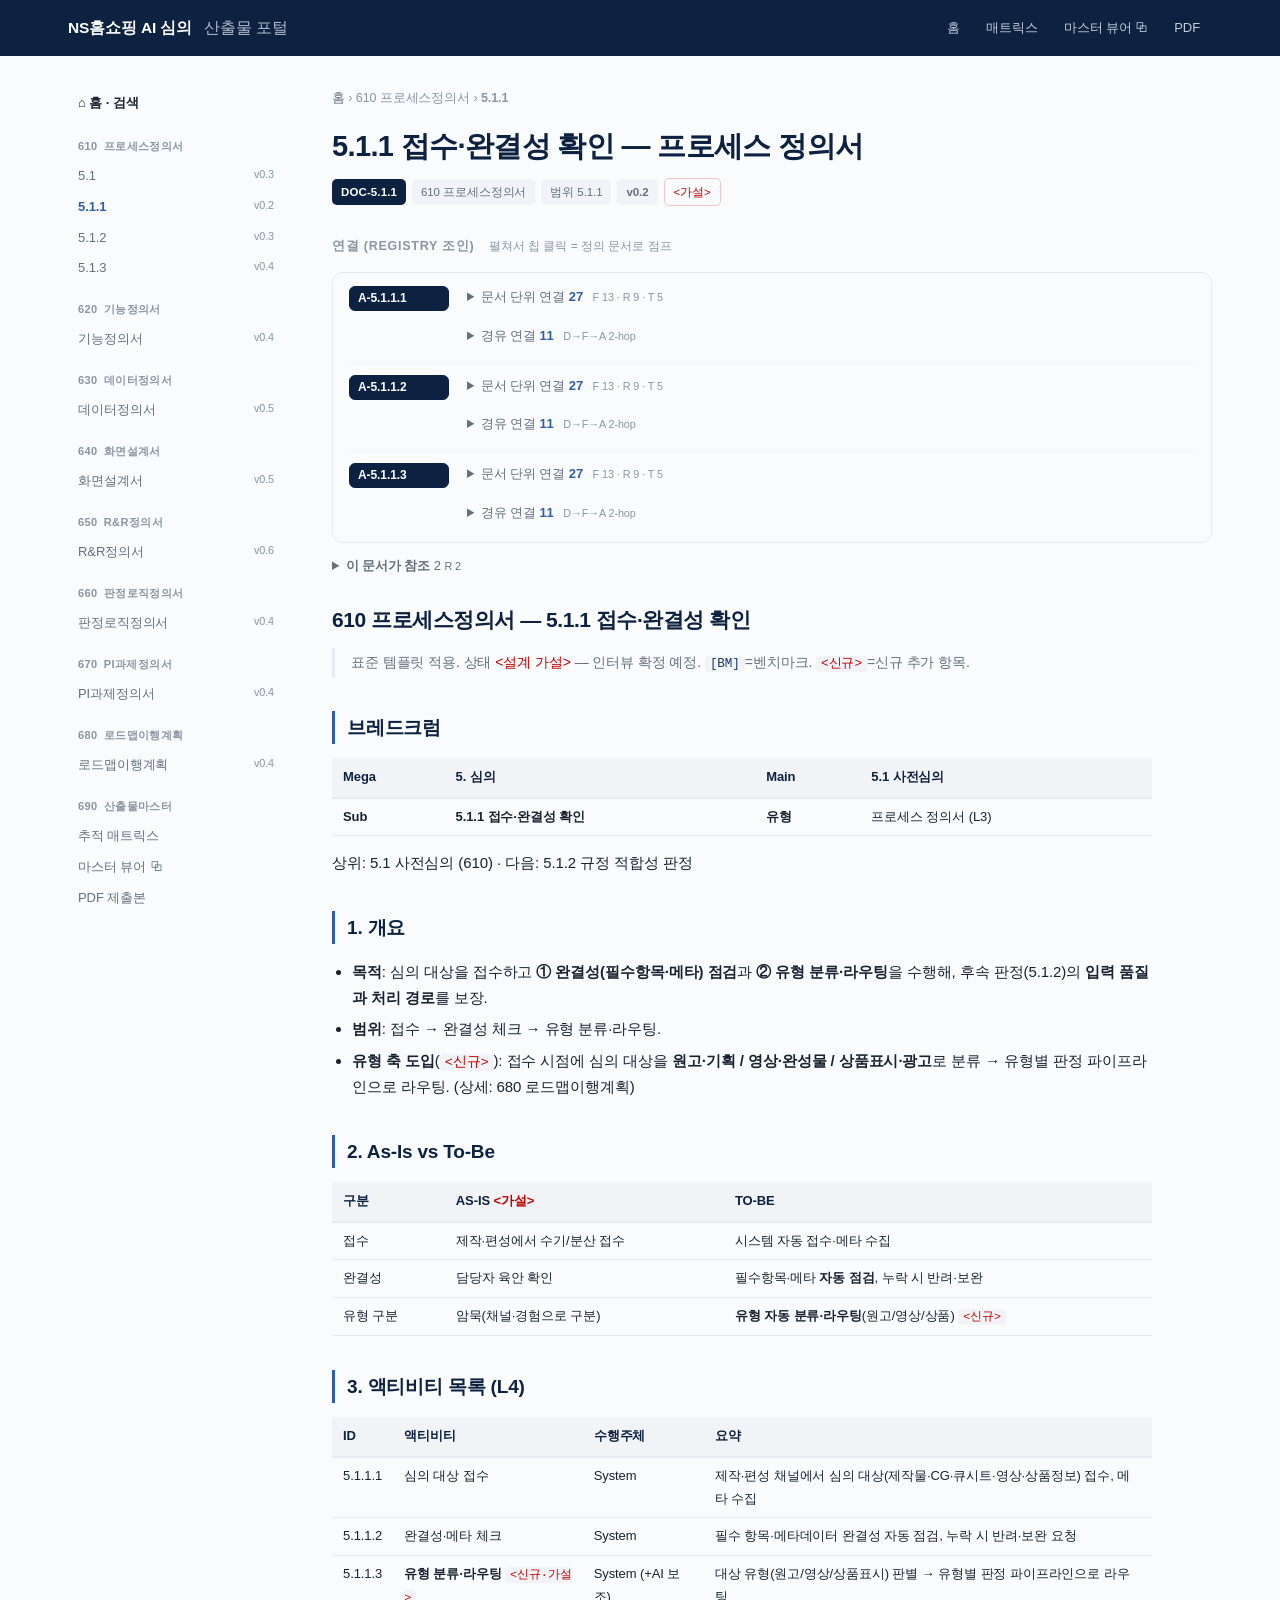
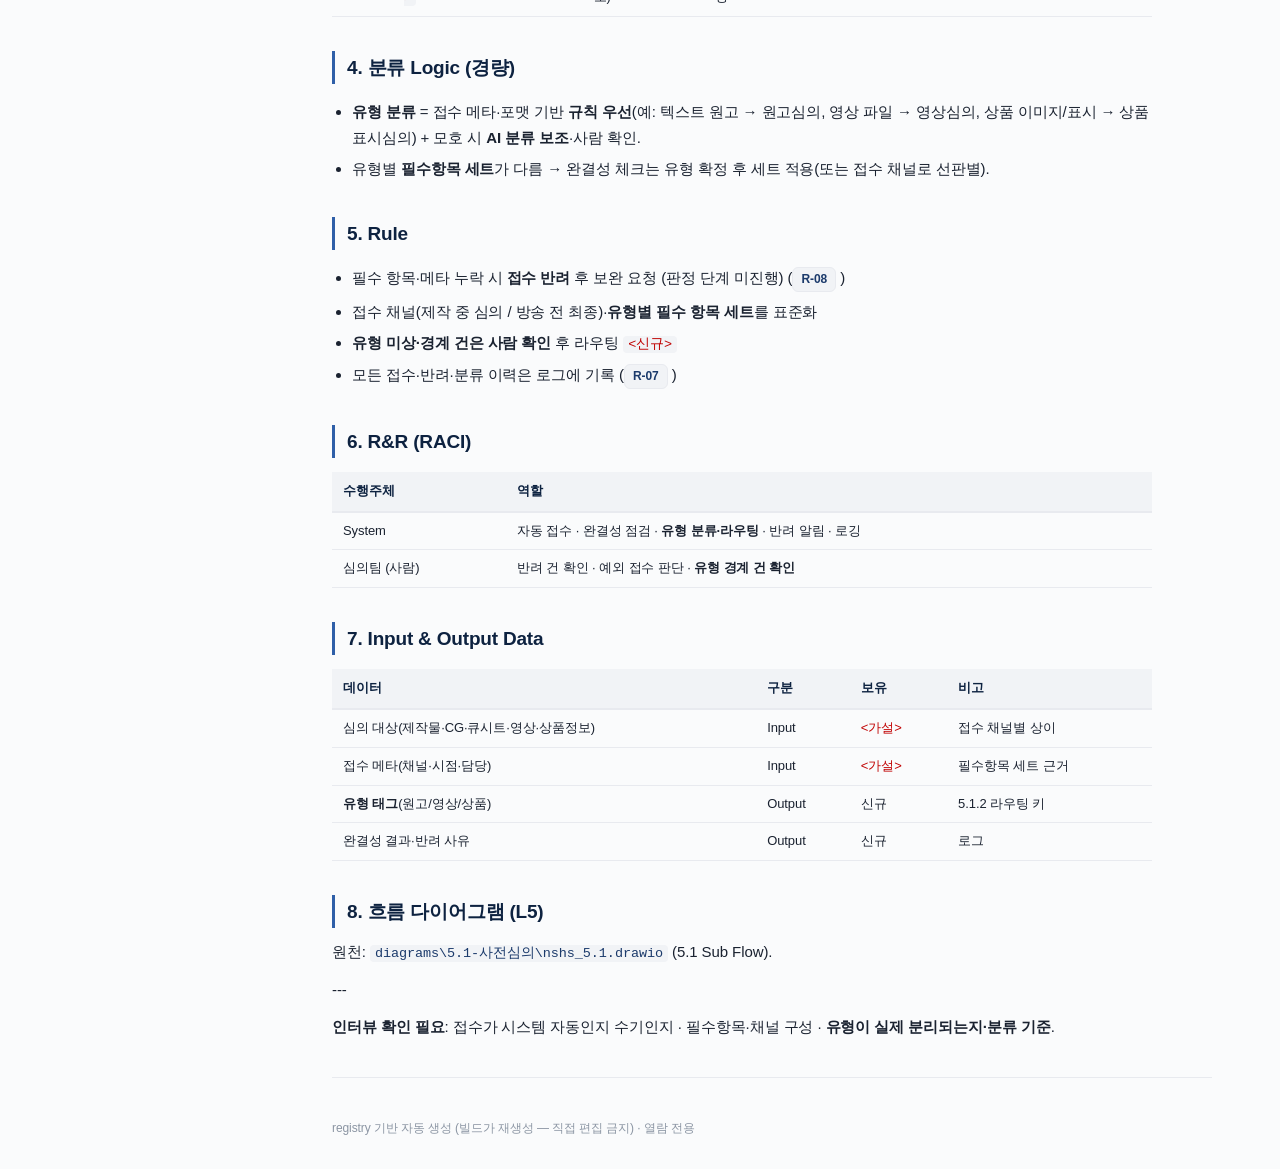
<file: portal/doc-5.1.1.html>
<!DOCTYPE html>
<html lang="ko"><head><meta charset="utf-8">
<meta name="viewport" content="width=device-width, initial-scale=1">
<meta name="robots" content="noindex, nofollow, noarchive">
<link rel="icon" href="data:image/svg+xml,<svg xmlns=%22http://www.w3.org/2000/svg%22 viewBox=%220 0 16 16%22><rect width=%2216%22 height=%2216%22 fill=%22%230D2240%22/></svg>">
<title>5.1.1 접수·완결성 확인 — 프로세스 정의서 · NSHS 포털</title>
<link rel="stylesheet" href="style.css"></head>
<body>
<header><div class="hwrap"><a class="home" href="index.html">NS홈쇼핑 AI 심의 <span>산출물 포털</span></a>
<nav class="top"><a href="index.html">홈</a><a href="matrix.html">매트릭스</a><a href="../index.html">마스터 뷰어 ⧉</a><a href="master.pdf">PDF</a></nav></div></header>
<div class="shell">
<aside class="side"><a class="shome" href="index.html">⌂ 홈 · 검색</a><div class="sg"><div class="sh"><span class="sf">610</span>프로세스정의서</div><a class="sn" href="doc-5.1.html">5.1<small>v0.3</small></a><a class="sn on" href="doc-5.1.1.html">5.1.1<small>v0.2</small></a><a class="sn" href="doc-5.1.2.html">5.1.2<small>v0.3</small></a><a class="sn" href="doc-5.1.3.html">5.1.3<small>v0.4</small></a></div><div class="sg"><div class="sh"><span class="sf">620</span>기능정의서</div><a class="sn" href="doc-620.html">기능정의서<small>v0.4</small></a></div><div class="sg"><div class="sh"><span class="sf">630</span>데이터정의서</div><a class="sn" href="doc-630.html">데이터정의서<small>v0.5</small></a></div><div class="sg"><div class="sh"><span class="sf">640</span>화면설계서</div><a class="sn" href="doc-640.html">화면설계서<small>v0.5</small></a></div><div class="sg"><div class="sh"><span class="sf">650</span>R&R정의서</div><a class="sn" href="doc-650.html">R&amp;R정의서<small>v0.6</small></a></div><div class="sg"><div class="sh"><span class="sf">660</span>판정로직정의서</div><a class="sn" href="doc-660.html">판정로직정의서<small>v0.4</small></a></div><div class="sg"><div class="sh"><span class="sf">670</span>PI과제정의서</div><a class="sn" href="doc-670.html">PI과제정의서<small>v0.4</small></a></div><div class="sg"><div class="sh"><span class="sf">680</span>로드맵이행계획</div><a class="sn" href="doc-680.html">로드맵이행계획<small>v0.4</small></a></div><div class="sg"><div class="sh"><span class="sf">690</span>산출물마스터</div><a class="sn" href="matrix.html">추적 매트릭스</a><a class="sn" href="../index.html">마스터 뷰어 ⧉</a><a class="sn" href="master.pdf">PDF 제출본</a></div></aside>
<div class="maincol">
<nav class="crumb"><a href="index.html">홈</a> › <span>610 프로세스정의서</span> › <b>5.1.1</b></nav>
<main>
<h1>5.1.1 접수·완결성 확인 — 프로세스 정의서</h1><div class="meta"><span class="badge id">DOC-5.1.1</span><span class="badge">610 프로세스정의서</span><span class="badge">범위 5.1.1</span><span class="badge v">v0.2</span><span class="badge st">&lt;가설&gt;</span></div><h2 class="sec">연결 (registry 조인) <span class="secnote">펼쳐서 칩 클릭 = 정의 문서로 점프</span></h2><div class="links"><div class="prov"><span class="chip def" id="A-5.1.1.1">A-5.1.1.1</span><div class="provbody"><details><summary>문서 단위 연결 <b>27</b> <small>F 13 · R 9 · T 5</small></summary><div class="cg"><b>F</b><span><a class="chip" href="doc-620.html#F-01">F-01</a><a class="chip" href="doc-620.html#F-02">F-02</a><a class="chip" href="doc-620.html#F-03">F-03</a><a class="chip" href="doc-620.html#F-04">F-04</a><a class="chip" href="doc-620.html#F-05">F-05</a><a class="chip" href="doc-620.html#F-06">F-06</a><a class="chip" href="doc-620.html#F-07">F-07</a><a class="chip" href="doc-620.html#F-08">F-08</a><a class="chip" href="doc-620.html#F-09">F-09</a><a class="chip" href="doc-620.html#F-10">F-10</a><a class="chip" href="doc-620.html#F-11">F-11</a><a class="chip" href="doc-620.html#F-12">F-12</a><a class="chip" href="doc-620.html#F-13">F-13</a></span></div><div class="cg"><b>R</b><span><a class="chip" href="doc-660.html#R-01">R-01</a><a class="chip" href="doc-660.html#R-02">R-02</a><a class="chip" href="doc-660.html#R-03">R-03</a><a class="chip" href="doc-660.html#R-04">R-04</a><a class="chip" href="doc-660.html#R-05">R-05</a><a class="chip" href="doc-660.html#R-06">R-06</a><a class="chip" href="doc-660.html#R-07">R-07</a><a class="chip" href="doc-660.html#R-08">R-08</a><a class="chip" href="doc-660.html#R-09">R-09</a></span></div><div class="cg"><b>T</b><span><a class="chip" href="doc-670.html#T-01">T-01</a><a class="chip" href="doc-670.html#T-02">T-02</a><a class="chip" href="doc-670.html#T-03">T-03</a><a class="chip" href="doc-670.html#T-04">T-04</a><a class="chip" href="doc-670.html#T-05">T-05</a></span></div></details><details class="viad"><summary>경유 연결 <b>11</b> <small>D→F→A 2-hop</small></summary><div class="cg"><b>D</b><span><a class="chip via" href="doc-630.html#D-01" title="F-01 · F-02 · F-03 경유">D-01<small>경유</small></a><a class="chip via" href="doc-630.html#D-02" title="F-01 · F-02 · F-03 경유">D-02<small>경유</small></a><a class="chip via" href="doc-630.html#D-03" title="F-01 · F-02 · F-03 경유">D-03<small>경유</small></a><a class="chip via" href="doc-630.html#D-04" title="F-01 · F-02 · F-03 경유">D-04<small>경유</small></a><a class="chip via" href="doc-630.html#D-05" title="F-01 · F-02 · F-03 경유">D-05<small>경유</small></a><a class="chip via" href="doc-630.html#D-06" title="F-01 · F-02 · F-03 경유">D-06<small>경유</small></a><a class="chip via" href="doc-630.html#D-07" title="F-01 · F-02 · F-03 경유">D-07<small>경유</small></a><a class="chip via" href="doc-630.html#D-08" title="F-01 · F-02 · F-03 경유">D-08<small>경유</small></a><a class="chip via" href="doc-630.html#D-09" title="F-01 · F-02 · F-03 경유">D-09<small>경유</small></a><a class="chip via" href="doc-630.html#D-10" title="F-01 · F-02 · F-03 경유">D-10<small>경유</small></a><a class="chip via" href="doc-630.html#D-11" title="F-01 · F-02 · F-03 경유">D-11<small>경유</small></a></span></div></details></div></div><div class="prov"><span class="chip def" id="A-5.1.1.2">A-5.1.1.2</span><div class="provbody"><details><summary>문서 단위 연결 <b>27</b> <small>F 13 · R 9 · T 5</small></summary><div class="cg"><b>F</b><span><a class="chip" href="doc-620.html#F-01">F-01</a><a class="chip" href="doc-620.html#F-02">F-02</a><a class="chip" href="doc-620.html#F-03">F-03</a><a class="chip" href="doc-620.html#F-04">F-04</a><a class="chip" href="doc-620.html#F-05">F-05</a><a class="chip" href="doc-620.html#F-06">F-06</a><a class="chip" href="doc-620.html#F-07">F-07</a><a class="chip" href="doc-620.html#F-08">F-08</a><a class="chip" href="doc-620.html#F-09">F-09</a><a class="chip" href="doc-620.html#F-10">F-10</a><a class="chip" href="doc-620.html#F-11">F-11</a><a class="chip" href="doc-620.html#F-12">F-12</a><a class="chip" href="doc-620.html#F-13">F-13</a></span></div><div class="cg"><b>R</b><span><a class="chip" href="doc-660.html#R-01">R-01</a><a class="chip" href="doc-660.html#R-02">R-02</a><a class="chip" href="doc-660.html#R-03">R-03</a><a class="chip" href="doc-660.html#R-04">R-04</a><a class="chip" href="doc-660.html#R-05">R-05</a><a class="chip" href="doc-660.html#R-06">R-06</a><a class="chip" href="doc-660.html#R-07">R-07</a><a class="chip" href="doc-660.html#R-08">R-08</a><a class="chip" href="doc-660.html#R-09">R-09</a></span></div><div class="cg"><b>T</b><span><a class="chip" href="doc-670.html#T-01">T-01</a><a class="chip" href="doc-670.html#T-02">T-02</a><a class="chip" href="doc-670.html#T-03">T-03</a><a class="chip" href="doc-670.html#T-04">T-04</a><a class="chip" href="doc-670.html#T-05">T-05</a></span></div></details><details class="viad"><summary>경유 연결 <b>11</b> <small>D→F→A 2-hop</small></summary><div class="cg"><b>D</b><span><a class="chip via" href="doc-630.html#D-01" title="F-01 · F-02 · F-03 경유">D-01<small>경유</small></a><a class="chip via" href="doc-630.html#D-02" title="F-01 · F-02 · F-03 경유">D-02<small>경유</small></a><a class="chip via" href="doc-630.html#D-03" title="F-01 · F-02 · F-03 경유">D-03<small>경유</small></a><a class="chip via" href="doc-630.html#D-04" title="F-01 · F-02 · F-03 경유">D-04<small>경유</small></a><a class="chip via" href="doc-630.html#D-05" title="F-01 · F-02 · F-03 경유">D-05<small>경유</small></a><a class="chip via" href="doc-630.html#D-06" title="F-01 · F-02 · F-03 경유">D-06<small>경유</small></a><a class="chip via" href="doc-630.html#D-07" title="F-01 · F-02 · F-03 경유">D-07<small>경유</small></a><a class="chip via" href="doc-630.html#D-08" title="F-01 · F-02 · F-03 경유">D-08<small>경유</small></a><a class="chip via" href="doc-630.html#D-09" title="F-01 · F-02 · F-03 경유">D-09<small>경유</small></a><a class="chip via" href="doc-630.html#D-10" title="F-01 · F-02 · F-03 경유">D-10<small>경유</small></a><a class="chip via" href="doc-630.html#D-11" title="F-01 · F-02 · F-03 경유">D-11<small>경유</small></a></span></div></details></div></div><div class="prov"><span class="chip def" id="A-5.1.1.3">A-5.1.1.3</span><div class="provbody"><details><summary>문서 단위 연결 <b>27</b> <small>F 13 · R 9 · T 5</small></summary><div class="cg"><b>F</b><span><a class="chip" href="doc-620.html#F-01">F-01</a><a class="chip" href="doc-620.html#F-02">F-02</a><a class="chip" href="doc-620.html#F-03">F-03</a><a class="chip" href="doc-620.html#F-04">F-04</a><a class="chip" href="doc-620.html#F-05">F-05</a><a class="chip" href="doc-620.html#F-06">F-06</a><a class="chip" href="doc-620.html#F-07">F-07</a><a class="chip" href="doc-620.html#F-08">F-08</a><a class="chip" href="doc-620.html#F-09">F-09</a><a class="chip" href="doc-620.html#F-10">F-10</a><a class="chip" href="doc-620.html#F-11">F-11</a><a class="chip" href="doc-620.html#F-12">F-12</a><a class="chip" href="doc-620.html#F-13">F-13</a></span></div><div class="cg"><b>R</b><span><a class="chip" href="doc-660.html#R-01">R-01</a><a class="chip" href="doc-660.html#R-02">R-02</a><a class="chip" href="doc-660.html#R-03">R-03</a><a class="chip" href="doc-660.html#R-04">R-04</a><a class="chip" href="doc-660.html#R-05">R-05</a><a class="chip" href="doc-660.html#R-06">R-06</a><a class="chip" href="doc-660.html#R-07">R-07</a><a class="chip" href="doc-660.html#R-08">R-08</a><a class="chip" href="doc-660.html#R-09">R-09</a></span></div><div class="cg"><b>T</b><span><a class="chip" href="doc-670.html#T-01">T-01</a><a class="chip" href="doc-670.html#T-02">T-02</a><a class="chip" href="doc-670.html#T-03">T-03</a><a class="chip" href="doc-670.html#T-04">T-04</a><a class="chip" href="doc-670.html#T-05">T-05</a></span></div></details><details class="viad"><summary>경유 연결 <b>11</b> <small>D→F→A 2-hop</small></summary><div class="cg"><b>D</b><span><a class="chip via" href="doc-630.html#D-01" title="F-01 · F-02 · F-03 경유">D-01<small>경유</small></a><a class="chip via" href="doc-630.html#D-02" title="F-01 · F-02 · F-03 경유">D-02<small>경유</small></a><a class="chip via" href="doc-630.html#D-03" title="F-01 · F-02 · F-03 경유">D-03<small>경유</small></a><a class="chip via" href="doc-630.html#D-04" title="F-01 · F-02 · F-03 경유">D-04<small>경유</small></a><a class="chip via" href="doc-630.html#D-05" title="F-01 · F-02 · F-03 경유">D-05<small>경유</small></a><a class="chip via" href="doc-630.html#D-06" title="F-01 · F-02 · F-03 경유">D-06<small>경유</small></a><a class="chip via" href="doc-630.html#D-07" title="F-01 · F-02 · F-03 경유">D-07<small>경유</small></a><a class="chip via" href="doc-630.html#D-08" title="F-01 · F-02 · F-03 경유">D-08<small>경유</small></a><a class="chip via" href="doc-630.html#D-09" title="F-01 · F-02 · F-03 경유">D-09<small>경유</small></a><a class="chip via" href="doc-630.html#D-10" title="F-01 · F-02 · F-03 경유">D-10<small>경유</small></a><a class="chip via" href="doc-630.html#D-11" title="F-01 · F-02 · F-03 경유">D-11<small>경유</small></a></span></div></details></div></div></div><details class="refs"><summary><b>이 문서가 참조</b> 2 <small>R 2</small></summary><div class="cg"><b>R</b><span><a class="chip" href="doc-660.html#R-07">R-07</a><a class="chip" href="doc-660.html#R-08">R-08</a></span></div></details><article><h1>610 프로세스정의서 — 5.1.1 접수·완결성 확인</h1>
<blockquote>표준 템플릿 적용. 상태 <span class="tag">&lt;설계 가설&gt;</span> — 인터뷰 확정 예정. <code>[BM]</code>=벤치마크. <code><span class="tag">&lt;신규&gt;</span></code>=신규 추가 항목.</blockquote>
<h2>브레드크럼</h2>
<div class="twrap"><table><thead><tr><th>Mega</th><th>5. 심의</th><th>Main</th><th>5.1 사전심의</th></tr></thead><tbody><tr><td><b>Sub</b></td><td><b>5.1.1 접수·완결성 확인</b></td><td><b>유형</b></td><td>프로세스 정의서 (L3)</td></tr></tbody></table></div>
<p>상위: 5.1 사전심의 (610) · 다음: 5.1.2 규정 적합성 판정</p>
<h2>1. 개요</h2>
<ul><li><b>목적</b>: 심의 대상을 접수하고 <b>① 완결성(필수항목·메타) 점검</b>과 <b>② 유형 분류·라우팅</b>을 수행해, 후속 판정(5.1.2)의 <b>입력 품질과 처리 경로</b>를 보장.</li><li><b>범위</b>: 접수 → 완결성 체크 → 유형 분류·라우팅.</li><li><b>유형 축 도입</b>(<code><span class="tag">&lt;신규&gt;</span></code>): 접수 시점에 심의 대상을 <b>원고·기획 / 영상·완성물 / 상품표시·광고</b>로 분류 → 유형별 판정 파이프라인으로 라우팅. (상세: 680 로드맵이행계획)</li></ul>
<h2>2. As-Is vs To-Be</h2>
<div class="twrap"><table><thead><tr><th>구분</th><th>AS-IS <span class="tag">&lt;가설&gt;</span></th><th>TO-BE</th></tr></thead><tbody><tr><td>접수</td><td>제작·편성에서 수기/분산 접수</td><td>시스템 자동 접수·메타 수집</td></tr><tr><td>완결성</td><td>담당자 육안 확인</td><td>필수항목·메타 <b>자동 점검</b>, 누락 시 반려·보완</td></tr><tr><td>유형 구분</td><td>암묵(채널·경험으로 구분)</td><td><b>유형 자동 분류·라우팅</b>(원고/영상/상품) <code><span class="tag">&lt;신규&gt;</span></code></td></tr></tbody></table></div>
<h2>3. 액티비티 목록 (L4)</h2>
<div class="twrap"><table><thead><tr><th>ID</th><th>액티비티</th><th>수행주체</th><th>요약</th></tr></thead><tbody><tr><td>5.1.1.1</td><td>심의 대상 접수</td><td>System</td><td>제작·편성 채널에서 심의 대상(제작물·CG·큐시트·영상·상품정보) 접수, 메타 수집</td></tr><tr><td>5.1.1.2</td><td>완결성·메타 체크</td><td>System</td><td>필수 항목·메타데이터 완결성 자동 점검, 누락 시 반려·보완 요청</td></tr><tr><td>5.1.1.3</td><td><b>유형 분류·라우팅</b> <code><span class="tag">&lt;신규·가설&gt;</span></code></td><td>System (+AI 보조)</td><td>대상 유형(원고/영상/상품표시) 판별 → 유형별 판정 파이프라인으로 라우팅</td></tr></tbody></table></div>
<h2>4. 분류 Logic (경량)</h2>
<ul><li><b>유형 분류</b> = 접수 메타·포맷 기반 <b>규칙 우선</b>(예: 텍스트 원고 → 원고심의, 영상 파일 → 영상심의, 상품 이미지/표시 → 상품표시심의) + 모호 시 <b>AI 분류 보조</b>·사람 확인.</li><li>유형별 <b>필수항목 세트</b>가 다름 → 완결성 체크는 유형 확정 후 세트 적용(또는 접수 채널로 선판별).</li></ul>
<h2>5. Rule</h2>
<ul><li>필수 항목·메타 누락 시 <b>접수 반려</b> 후 보완 요청 (판정 단계 미진행) (<a class="chip" href="doc-660.html#R-08">R-08</a>)</li><li>접수 채널(제작 중 심의 / 방송 전 최종)·<b>유형별 필수 항목 세트</b>를 표준화</li><li><b>유형 미상·경계 건은 사람 확인</b> 후 라우팅 <code><span class="tag">&lt;신규&gt;</span></code></li><li>모든 접수·반려·분류 이력은 로그에 기록 (<a class="chip" href="doc-660.html#R-07">R-07</a>)</li></ul>
<h2>6. R&amp;R (RACI)</h2>
<div class="twrap"><table><thead><tr><th>수행주체</th><th>역할</th></tr></thead><tbody><tr><td>System</td><td>자동 접수 · 완결성 점검 · <b>유형 분류·라우팅</b> · 반려 알림 · 로깅</td></tr><tr><td>심의팀 (사람)</td><td>반려 건 확인 · 예외 접수 판단 · <b>유형 경계 건 확인</b></td></tr></tbody></table></div>
<h2>7. Input &amp; Output Data</h2>
<div class="twrap"><table><thead><tr><th>데이터</th><th>구분</th><th>보유</th><th>비고</th></tr></thead><tbody><tr><td>심의 대상(제작물·CG·큐시트·영상·상품정보)</td><td>Input</td><td><span class="tag">&lt;가설&gt;</span></td><td>접수 채널별 상이</td></tr><tr><td>접수 메타(채널·시점·담당)</td><td>Input</td><td><span class="tag">&lt;가설&gt;</span></td><td>필수항목 세트 근거</td></tr><tr><td><b>유형 태그</b>(원고/영상/상품)</td><td>Output</td><td>신규</td><td>5.1.2 라우팅 키</td></tr><tr><td>완결성 결과·반려 사유</td><td>Output</td><td>신규</td><td>로그</td></tr></tbody></table></div>
<h2>8. 흐름 다이어그램 (L5)</h2>
<p>원천: <code>diagrams\5.1-사전심의\nshs_5.1.drawio</code> (5.1 Sub Flow).</p>
<p>---</p>
<p><b>인터뷰 확인 필요</b>: 접수가 시스템 자동인지 수기인지 · 필수항목·채널 구성 · <b>유형이 실제 분리되는지·분류 기준</b>.</p></article>
</main>
<footer>registry 기반 자동 생성 (빌드가 재생성 — 직접 편집 금지) · 열람 전용</footer>
</div>
</div></body></html>
</file>
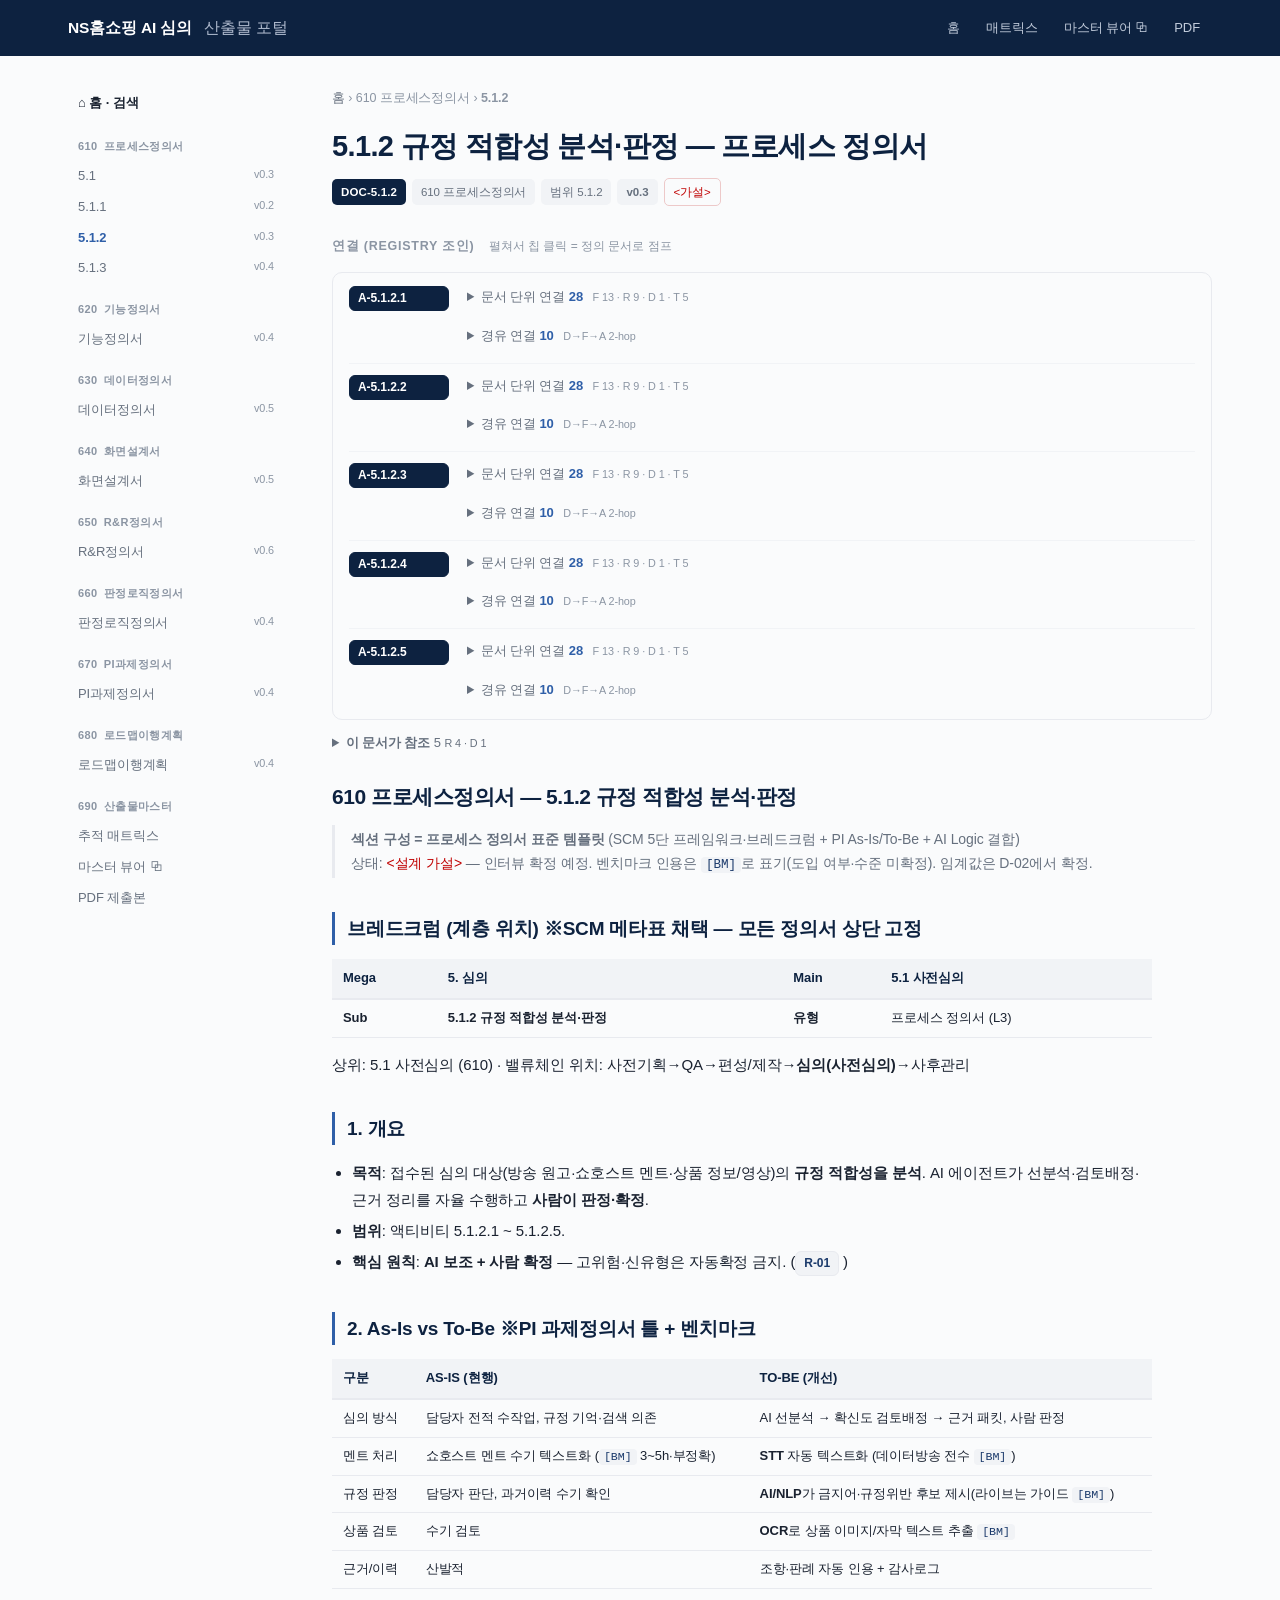
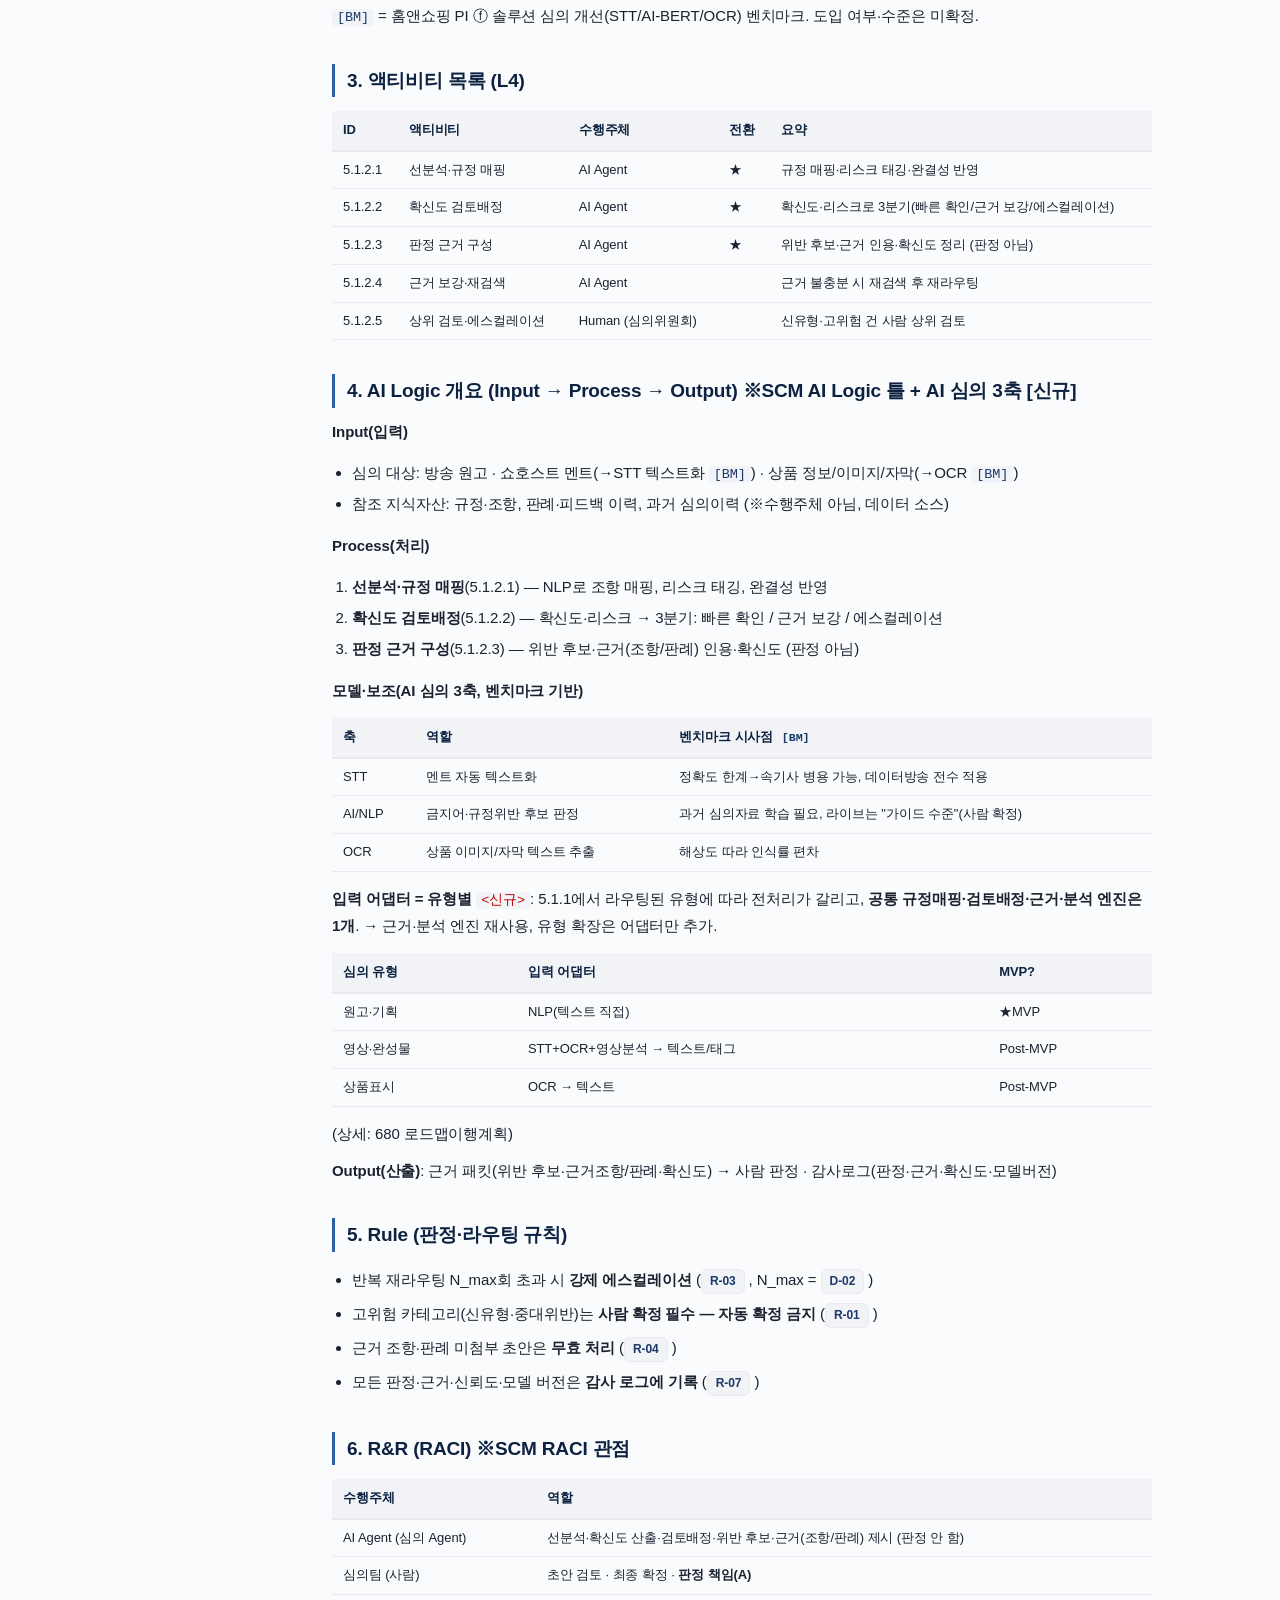
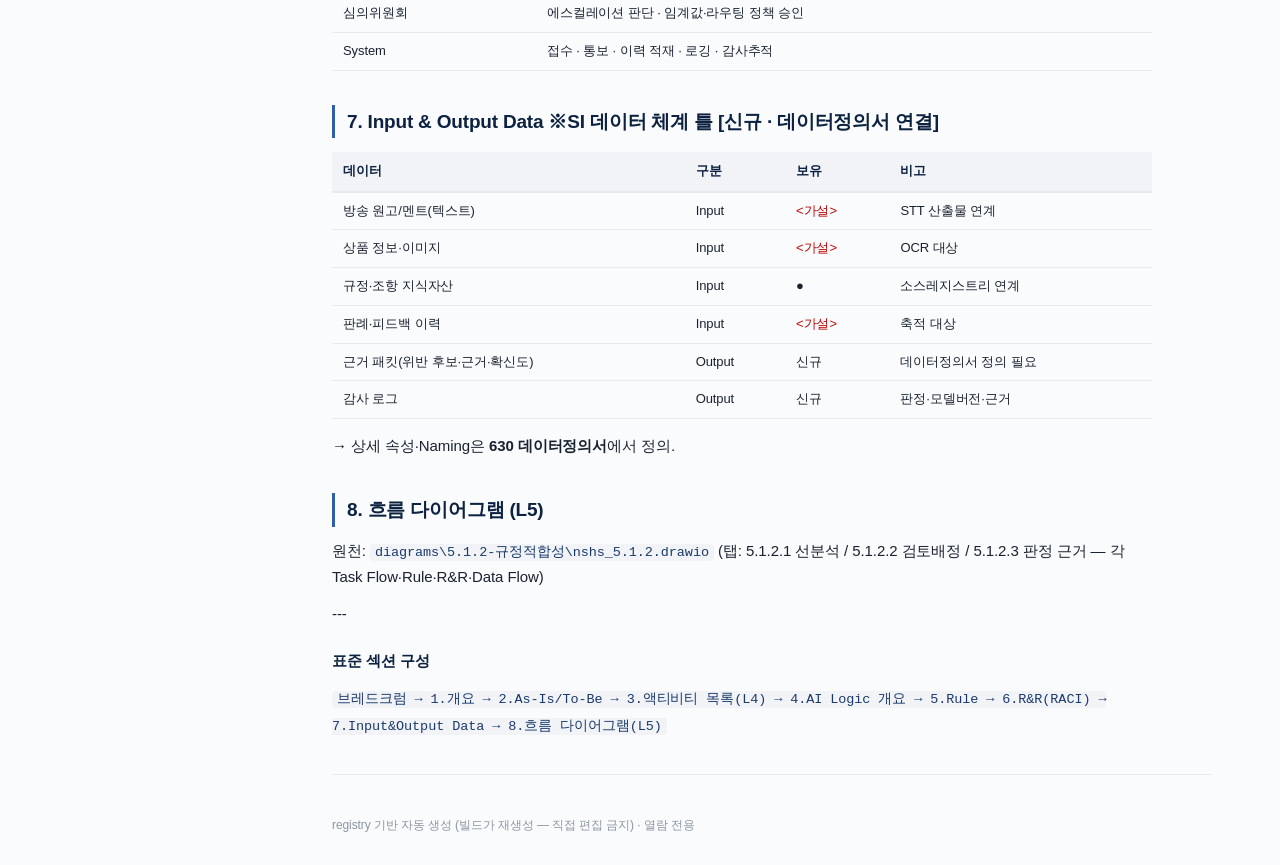
<file: portal/doc-5.1.2.html>
<!DOCTYPE html>
<html lang="ko"><head><meta charset="utf-8">
<meta name="viewport" content="width=device-width, initial-scale=1">
<meta name="robots" content="noindex, nofollow, noarchive">
<link rel="icon" href="data:image/svg+xml,<svg xmlns=%22http://www.w3.org/2000/svg%22 viewBox=%220 0 16 16%22><rect width=%2216%22 height=%2216%22 fill=%22%230D2240%22/></svg>">
<title>5.1.2 규정 적합성 분석·판정 — 프로세스 정의서 · NSHS 포털</title>
<link rel="stylesheet" href="style.css"></head>
<body>
<header><div class="hwrap"><a class="home" href="index.html">NS홈쇼핑 AI 심의 <span>산출물 포털</span></a>
<nav class="top"><a href="index.html">홈</a><a href="matrix.html">매트릭스</a><a href="../index.html">마스터 뷰어 ⧉</a><a href="master.pdf">PDF</a></nav></div></header>
<div class="shell">
<aside class="side"><a class="shome" href="index.html">⌂ 홈 · 검색</a><div class="sg"><div class="sh"><span class="sf">610</span>프로세스정의서</div><a class="sn" href="doc-5.1.html">5.1<small>v0.3</small></a><a class="sn" href="doc-5.1.1.html">5.1.1<small>v0.2</small></a><a class="sn on" href="doc-5.1.2.html">5.1.2<small>v0.3</small></a><a class="sn" href="doc-5.1.3.html">5.1.3<small>v0.4</small></a></div><div class="sg"><div class="sh"><span class="sf">620</span>기능정의서</div><a class="sn" href="doc-620.html">기능정의서<small>v0.4</small></a></div><div class="sg"><div class="sh"><span class="sf">630</span>데이터정의서</div><a class="sn" href="doc-630.html">데이터정의서<small>v0.5</small></a></div><div class="sg"><div class="sh"><span class="sf">640</span>화면설계서</div><a class="sn" href="doc-640.html">화면설계서<small>v0.5</small></a></div><div class="sg"><div class="sh"><span class="sf">650</span>R&R정의서</div><a class="sn" href="doc-650.html">R&amp;R정의서<small>v0.6</small></a></div><div class="sg"><div class="sh"><span class="sf">660</span>판정로직정의서</div><a class="sn" href="doc-660.html">판정로직정의서<small>v0.4</small></a></div><div class="sg"><div class="sh"><span class="sf">670</span>PI과제정의서</div><a class="sn" href="doc-670.html">PI과제정의서<small>v0.4</small></a></div><div class="sg"><div class="sh"><span class="sf">680</span>로드맵이행계획</div><a class="sn" href="doc-680.html">로드맵이행계획<small>v0.4</small></a></div><div class="sg"><div class="sh"><span class="sf">690</span>산출물마스터</div><a class="sn" href="matrix.html">추적 매트릭스</a><a class="sn" href="../index.html">마스터 뷰어 ⧉</a><a class="sn" href="master.pdf">PDF 제출본</a></div></aside>
<div class="maincol">
<nav class="crumb"><a href="index.html">홈</a> › <span>610 프로세스정의서</span> › <b>5.1.2</b></nav>
<main>
<h1>5.1.2 규정 적합성 분석·판정 — 프로세스 정의서</h1><div class="meta"><span class="badge id">DOC-5.1.2</span><span class="badge">610 프로세스정의서</span><span class="badge">범위 5.1.2</span><span class="badge v">v0.3</span><span class="badge st">&lt;가설&gt;</span></div><h2 class="sec">연결 (registry 조인) <span class="secnote">펼쳐서 칩 클릭 = 정의 문서로 점프</span></h2><div class="links"><div class="prov"><span class="chip def" id="A-5.1.2.1">A-5.1.2.1</span><div class="provbody"><details><summary>문서 단위 연결 <b>28</b> <small>F 13 · R 9 · D 1 · T 5</small></summary><div class="cg"><b>F</b><span><a class="chip" href="doc-620.html#F-01">F-01</a><a class="chip" href="doc-620.html#F-02">F-02</a><a class="chip" href="doc-620.html#F-03">F-03</a><a class="chip" href="doc-620.html#F-04">F-04</a><a class="chip" href="doc-620.html#F-05">F-05</a><a class="chip" href="doc-620.html#F-06">F-06</a><a class="chip" href="doc-620.html#F-07">F-07</a><a class="chip" href="doc-620.html#F-08">F-08</a><a class="chip" href="doc-620.html#F-09">F-09</a><a class="chip" href="doc-620.html#F-10">F-10</a><a class="chip" href="doc-620.html#F-11">F-11</a><a class="chip" href="doc-620.html#F-12">F-12</a><a class="chip" href="doc-620.html#F-13">F-13</a></span></div><div class="cg"><b>R</b><span><a class="chip" href="doc-660.html#R-01">R-01</a><a class="chip" href="doc-660.html#R-02">R-02</a><a class="chip" href="doc-660.html#R-03">R-03</a><a class="chip" href="doc-660.html#R-04">R-04</a><a class="chip" href="doc-660.html#R-05">R-05</a><a class="chip" href="doc-660.html#R-06">R-06</a><a class="chip" href="doc-660.html#R-07">R-07</a><a class="chip" href="doc-660.html#R-08">R-08</a><a class="chip" href="doc-660.html#R-09">R-09</a></span></div><div class="cg"><b>D</b><span><a class="chip" href="doc-630.html#D-02">D-02</a></span></div><div class="cg"><b>T</b><span><a class="chip" href="doc-670.html#T-01">T-01</a><a class="chip" href="doc-670.html#T-02">T-02</a><a class="chip" href="doc-670.html#T-03">T-03</a><a class="chip" href="doc-670.html#T-04">T-04</a><a class="chip" href="doc-670.html#T-05">T-05</a></span></div></details><details class="viad"><summary>경유 연결 <b>10</b> <small>D→F→A 2-hop</small></summary><div class="cg"><b>D</b><span><a class="chip via" href="doc-630.html#D-01" title="F-01 · F-02 · F-03 경유">D-01<small>경유</small></a><a class="chip via" href="doc-630.html#D-03" title="F-01 · F-02 · F-03 경유">D-03<small>경유</small></a><a class="chip via" href="doc-630.html#D-04" title="F-01 · F-02 · F-03 경유">D-04<small>경유</small></a><a class="chip via" href="doc-630.html#D-05" title="F-01 · F-02 · F-03 경유">D-05<small>경유</small></a><a class="chip via" href="doc-630.html#D-06" title="F-01 · F-02 · F-03 경유">D-06<small>경유</small></a><a class="chip via" href="doc-630.html#D-07" title="F-01 · F-02 · F-03 경유">D-07<small>경유</small></a><a class="chip via" href="doc-630.html#D-08" title="F-01 · F-02 · F-03 경유">D-08<small>경유</small></a><a class="chip via" href="doc-630.html#D-09" title="F-01 · F-02 · F-03 경유">D-09<small>경유</small></a><a class="chip via" href="doc-630.html#D-10" title="F-01 · F-02 · F-03 경유">D-10<small>경유</small></a><a class="chip via" href="doc-630.html#D-11" title="F-01 · F-02 · F-03 경유">D-11<small>경유</small></a></span></div></details></div></div><div class="prov"><span class="chip def" id="A-5.1.2.2">A-5.1.2.2</span><div class="provbody"><details><summary>문서 단위 연결 <b>28</b> <small>F 13 · R 9 · D 1 · T 5</small></summary><div class="cg"><b>F</b><span><a class="chip" href="doc-620.html#F-01">F-01</a><a class="chip" href="doc-620.html#F-02">F-02</a><a class="chip" href="doc-620.html#F-03">F-03</a><a class="chip" href="doc-620.html#F-04">F-04</a><a class="chip" href="doc-620.html#F-05">F-05</a><a class="chip" href="doc-620.html#F-06">F-06</a><a class="chip" href="doc-620.html#F-07">F-07</a><a class="chip" href="doc-620.html#F-08">F-08</a><a class="chip" href="doc-620.html#F-09">F-09</a><a class="chip" href="doc-620.html#F-10">F-10</a><a class="chip" href="doc-620.html#F-11">F-11</a><a class="chip" href="doc-620.html#F-12">F-12</a><a class="chip" href="doc-620.html#F-13">F-13</a></span></div><div class="cg"><b>R</b><span><a class="chip" href="doc-660.html#R-01">R-01</a><a class="chip" href="doc-660.html#R-02">R-02</a><a class="chip" href="doc-660.html#R-03">R-03</a><a class="chip" href="doc-660.html#R-04">R-04</a><a class="chip" href="doc-660.html#R-05">R-05</a><a class="chip" href="doc-660.html#R-06">R-06</a><a class="chip" href="doc-660.html#R-07">R-07</a><a class="chip" href="doc-660.html#R-08">R-08</a><a class="chip" href="doc-660.html#R-09">R-09</a></span></div><div class="cg"><b>D</b><span><a class="chip" href="doc-630.html#D-02">D-02</a></span></div><div class="cg"><b>T</b><span><a class="chip" href="doc-670.html#T-01">T-01</a><a class="chip" href="doc-670.html#T-02">T-02</a><a class="chip" href="doc-670.html#T-03">T-03</a><a class="chip" href="doc-670.html#T-04">T-04</a><a class="chip" href="doc-670.html#T-05">T-05</a></span></div></details><details class="viad"><summary>경유 연결 <b>10</b> <small>D→F→A 2-hop</small></summary><div class="cg"><b>D</b><span><a class="chip via" href="doc-630.html#D-01" title="F-01 · F-02 · F-03 경유">D-01<small>경유</small></a><a class="chip via" href="doc-630.html#D-03" title="F-01 · F-02 · F-03 경유">D-03<small>경유</small></a><a class="chip via" href="doc-630.html#D-04" title="F-01 · F-02 · F-03 경유">D-04<small>경유</small></a><a class="chip via" href="doc-630.html#D-05" title="F-01 · F-02 · F-03 경유">D-05<small>경유</small></a><a class="chip via" href="doc-630.html#D-06" title="F-01 · F-02 · F-03 경유">D-06<small>경유</small></a><a class="chip via" href="doc-630.html#D-07" title="F-01 · F-02 · F-03 경유">D-07<small>경유</small></a><a class="chip via" href="doc-630.html#D-08" title="F-01 · F-02 · F-03 경유">D-08<small>경유</small></a><a class="chip via" href="doc-630.html#D-09" title="F-01 · F-02 · F-03 경유">D-09<small>경유</small></a><a class="chip via" href="doc-630.html#D-10" title="F-01 · F-02 · F-03 경유">D-10<small>경유</small></a><a class="chip via" href="doc-630.html#D-11" title="F-01 · F-02 · F-03 경유">D-11<small>경유</small></a></span></div></details></div></div><div class="prov"><span class="chip def" id="A-5.1.2.3">A-5.1.2.3</span><div class="provbody"><details><summary>문서 단위 연결 <b>28</b> <small>F 13 · R 9 · D 1 · T 5</small></summary><div class="cg"><b>F</b><span><a class="chip" href="doc-620.html#F-01">F-01</a><a class="chip" href="doc-620.html#F-02">F-02</a><a class="chip" href="doc-620.html#F-03">F-03</a><a class="chip" href="doc-620.html#F-04">F-04</a><a class="chip" href="doc-620.html#F-05">F-05</a><a class="chip" href="doc-620.html#F-06">F-06</a><a class="chip" href="doc-620.html#F-07">F-07</a><a class="chip" href="doc-620.html#F-08">F-08</a><a class="chip" href="doc-620.html#F-09">F-09</a><a class="chip" href="doc-620.html#F-10">F-10</a><a class="chip" href="doc-620.html#F-11">F-11</a><a class="chip" href="doc-620.html#F-12">F-12</a><a class="chip" href="doc-620.html#F-13">F-13</a></span></div><div class="cg"><b>R</b><span><a class="chip" href="doc-660.html#R-01">R-01</a><a class="chip" href="doc-660.html#R-02">R-02</a><a class="chip" href="doc-660.html#R-03">R-03</a><a class="chip" href="doc-660.html#R-04">R-04</a><a class="chip" href="doc-660.html#R-05">R-05</a><a class="chip" href="doc-660.html#R-06">R-06</a><a class="chip" href="doc-660.html#R-07">R-07</a><a class="chip" href="doc-660.html#R-08">R-08</a><a class="chip" href="doc-660.html#R-09">R-09</a></span></div><div class="cg"><b>D</b><span><a class="chip" href="doc-630.html#D-02">D-02</a></span></div><div class="cg"><b>T</b><span><a class="chip" href="doc-670.html#T-01">T-01</a><a class="chip" href="doc-670.html#T-02">T-02</a><a class="chip" href="doc-670.html#T-03">T-03</a><a class="chip" href="doc-670.html#T-04">T-04</a><a class="chip" href="doc-670.html#T-05">T-05</a></span></div></details><details class="viad"><summary>경유 연결 <b>10</b> <small>D→F→A 2-hop</small></summary><div class="cg"><b>D</b><span><a class="chip via" href="doc-630.html#D-01" title="F-01 · F-02 · F-03 경유">D-01<small>경유</small></a><a class="chip via" href="doc-630.html#D-03" title="F-01 · F-02 · F-03 경유">D-03<small>경유</small></a><a class="chip via" href="doc-630.html#D-04" title="F-01 · F-02 · F-03 경유">D-04<small>경유</small></a><a class="chip via" href="doc-630.html#D-05" title="F-01 · F-02 · F-03 경유">D-05<small>경유</small></a><a class="chip via" href="doc-630.html#D-06" title="F-01 · F-02 · F-03 경유">D-06<small>경유</small></a><a class="chip via" href="doc-630.html#D-07" title="F-01 · F-02 · F-03 경유">D-07<small>경유</small></a><a class="chip via" href="doc-630.html#D-08" title="F-01 · F-02 · F-03 경유">D-08<small>경유</small></a><a class="chip via" href="doc-630.html#D-09" title="F-01 · F-02 · F-03 경유">D-09<small>경유</small></a><a class="chip via" href="doc-630.html#D-10" title="F-01 · F-02 · F-03 경유">D-10<small>경유</small></a><a class="chip via" href="doc-630.html#D-11" title="F-01 · F-02 · F-03 경유">D-11<small>경유</small></a></span></div></details></div></div><div class="prov"><span class="chip def" id="A-5.1.2.4">A-5.1.2.4</span><div class="provbody"><details><summary>문서 단위 연결 <b>28</b> <small>F 13 · R 9 · D 1 · T 5</small></summary><div class="cg"><b>F</b><span><a class="chip" href="doc-620.html#F-01">F-01</a><a class="chip" href="doc-620.html#F-02">F-02</a><a class="chip" href="doc-620.html#F-03">F-03</a><a class="chip" href="doc-620.html#F-04">F-04</a><a class="chip" href="doc-620.html#F-05">F-05</a><a class="chip" href="doc-620.html#F-06">F-06</a><a class="chip" href="doc-620.html#F-07">F-07</a><a class="chip" href="doc-620.html#F-08">F-08</a><a class="chip" href="doc-620.html#F-09">F-09</a><a class="chip" href="doc-620.html#F-10">F-10</a><a class="chip" href="doc-620.html#F-11">F-11</a><a class="chip" href="doc-620.html#F-12">F-12</a><a class="chip" href="doc-620.html#F-13">F-13</a></span></div><div class="cg"><b>R</b><span><a class="chip" href="doc-660.html#R-01">R-01</a><a class="chip" href="doc-660.html#R-02">R-02</a><a class="chip" href="doc-660.html#R-03">R-03</a><a class="chip" href="doc-660.html#R-04">R-04</a><a class="chip" href="doc-660.html#R-05">R-05</a><a class="chip" href="doc-660.html#R-06">R-06</a><a class="chip" href="doc-660.html#R-07">R-07</a><a class="chip" href="doc-660.html#R-08">R-08</a><a class="chip" href="doc-660.html#R-09">R-09</a></span></div><div class="cg"><b>D</b><span><a class="chip" href="doc-630.html#D-02">D-02</a></span></div><div class="cg"><b>T</b><span><a class="chip" href="doc-670.html#T-01">T-01</a><a class="chip" href="doc-670.html#T-02">T-02</a><a class="chip" href="doc-670.html#T-03">T-03</a><a class="chip" href="doc-670.html#T-04">T-04</a><a class="chip" href="doc-670.html#T-05">T-05</a></span></div></details><details class="viad"><summary>경유 연결 <b>10</b> <small>D→F→A 2-hop</small></summary><div class="cg"><b>D</b><span><a class="chip via" href="doc-630.html#D-01" title="F-01 · F-02 · F-03 경유">D-01<small>경유</small></a><a class="chip via" href="doc-630.html#D-03" title="F-01 · F-02 · F-03 경유">D-03<small>경유</small></a><a class="chip via" href="doc-630.html#D-04" title="F-01 · F-02 · F-03 경유">D-04<small>경유</small></a><a class="chip via" href="doc-630.html#D-05" title="F-01 · F-02 · F-03 경유">D-05<small>경유</small></a><a class="chip via" href="doc-630.html#D-06" title="F-01 · F-02 · F-03 경유">D-06<small>경유</small></a><a class="chip via" href="doc-630.html#D-07" title="F-01 · F-02 · F-03 경유">D-07<small>경유</small></a><a class="chip via" href="doc-630.html#D-08" title="F-01 · F-02 · F-03 경유">D-08<small>경유</small></a><a class="chip via" href="doc-630.html#D-09" title="F-01 · F-02 · F-03 경유">D-09<small>경유</small></a><a class="chip via" href="doc-630.html#D-10" title="F-01 · F-02 · F-03 경유">D-10<small>경유</small></a><a class="chip via" href="doc-630.html#D-11" title="F-01 · F-02 · F-03 경유">D-11<small>경유</small></a></span></div></details></div></div><div class="prov"><span class="chip def" id="A-5.1.2.5">A-5.1.2.5</span><div class="provbody"><details><summary>문서 단위 연결 <b>28</b> <small>F 13 · R 9 · D 1 · T 5</small></summary><div class="cg"><b>F</b><span><a class="chip" href="doc-620.html#F-01">F-01</a><a class="chip" href="doc-620.html#F-02">F-02</a><a class="chip" href="doc-620.html#F-03">F-03</a><a class="chip" href="doc-620.html#F-04">F-04</a><a class="chip" href="doc-620.html#F-05">F-05</a><a class="chip" href="doc-620.html#F-06">F-06</a><a class="chip" href="doc-620.html#F-07">F-07</a><a class="chip" href="doc-620.html#F-08">F-08</a><a class="chip" href="doc-620.html#F-09">F-09</a><a class="chip" href="doc-620.html#F-10">F-10</a><a class="chip" href="doc-620.html#F-11">F-11</a><a class="chip" href="doc-620.html#F-12">F-12</a><a class="chip" href="doc-620.html#F-13">F-13</a></span></div><div class="cg"><b>R</b><span><a class="chip" href="doc-660.html#R-01">R-01</a><a class="chip" href="doc-660.html#R-02">R-02</a><a class="chip" href="doc-660.html#R-03">R-03</a><a class="chip" href="doc-660.html#R-04">R-04</a><a class="chip" href="doc-660.html#R-05">R-05</a><a class="chip" href="doc-660.html#R-06">R-06</a><a class="chip" href="doc-660.html#R-07">R-07</a><a class="chip" href="doc-660.html#R-08">R-08</a><a class="chip" href="doc-660.html#R-09">R-09</a></span></div><div class="cg"><b>D</b><span><a class="chip" href="doc-630.html#D-02">D-02</a></span></div><div class="cg"><b>T</b><span><a class="chip" href="doc-670.html#T-01">T-01</a><a class="chip" href="doc-670.html#T-02">T-02</a><a class="chip" href="doc-670.html#T-03">T-03</a><a class="chip" href="doc-670.html#T-04">T-04</a><a class="chip" href="doc-670.html#T-05">T-05</a></span></div></details><details class="viad"><summary>경유 연결 <b>10</b> <small>D→F→A 2-hop</small></summary><div class="cg"><b>D</b><span><a class="chip via" href="doc-630.html#D-01" title="F-01 · F-02 · F-03 경유">D-01<small>경유</small></a><a class="chip via" href="doc-630.html#D-03" title="F-01 · F-02 · F-03 경유">D-03<small>경유</small></a><a class="chip via" href="doc-630.html#D-04" title="F-01 · F-02 · F-03 경유">D-04<small>경유</small></a><a class="chip via" href="doc-630.html#D-05" title="F-01 · F-02 · F-03 경유">D-05<small>경유</small></a><a class="chip via" href="doc-630.html#D-06" title="F-01 · F-02 · F-03 경유">D-06<small>경유</small></a><a class="chip via" href="doc-630.html#D-07" title="F-01 · F-02 · F-03 경유">D-07<small>경유</small></a><a class="chip via" href="doc-630.html#D-08" title="F-01 · F-02 · F-03 경유">D-08<small>경유</small></a><a class="chip via" href="doc-630.html#D-09" title="F-01 · F-02 · F-03 경유">D-09<small>경유</small></a><a class="chip via" href="doc-630.html#D-10" title="F-01 · F-02 · F-03 경유">D-10<small>경유</small></a><a class="chip via" href="doc-630.html#D-11" title="F-01 · F-02 · F-03 경유">D-11<small>경유</small></a></span></div></details></div></div></div><details class="refs"><summary><b>이 문서가 참조</b> 5 <small>R 4 · D 1</small></summary><div class="cg"><b>R</b><span><a class="chip" href="doc-660.html#R-01">R-01</a><a class="chip" href="doc-660.html#R-03">R-03</a><a class="chip" href="doc-660.html#R-04">R-04</a><a class="chip" href="doc-660.html#R-07">R-07</a></span></div><div class="cg"><b>D</b><span><a class="chip" href="doc-630.html#D-02">D-02</a></span></div></details><article><h1>610 프로세스정의서 — 5.1.2 규정 적합성 분석·판정</h1>
<blockquote><b>섹션 구성 = 프로세스 정의서 표준 템플릿</b> (SCM 5단 프레임워크·브레드크럼 + PI As-Is/To-Be + AI Logic 결합)<br>상태: <span class="tag">&lt;설계 가설&gt;</span> — 인터뷰 확정 예정. 벤치마크 인용은 <code>[BM]</code>로 표기(도입 여부·수준 미확정). 임계값은 D-02에서 확정.</blockquote>
<h2>브레드크럼 (계층 위치)  ※SCM 메타표 채택 — 모든 정의서 상단 고정</h2>
<div class="twrap"><table><thead><tr><th>Mega</th><th><b>5. 심의</b></th><th>Main</th><th><b>5.1 사전심의</b></th></tr></thead><tbody><tr><td><b>Sub</b></td><td><b>5.1.2 규정 적합성 분석·판정</b></td><td><b>유형</b></td><td>프로세스 정의서 (L3)</td></tr></tbody></table></div>
<p>상위: 5.1 사전심의 (610) · 밸류체인 위치: 사전기획→QA→편성/제작→<b>심의(사전심의)</b>→사후관리</p>
<h2>1. 개요</h2>
<ul><li><b>목적</b>: 접수된 심의 대상(방송 원고·쇼호스트 멘트·상품 정보/영상)의 <b>규정 적합성을 분석</b>. AI 에이전트가 선분석·검토배정·근거 정리를 자율 수행하고 <b>사람이 판정·확정</b>.</li><li><b>범위</b>: 액티비티 5.1.2.1 ~ 5.1.2.5.</li><li><b>핵심 원칙</b>: <b>AI 보조 + 사람 확정</b> — 고위험·신유형은 자동확정 금지. (<a class="chip" href="doc-660.html#R-01">R-01</a>)</li></ul>
<h2>2. As-Is vs To-Be  ※PI 과제정의서 틀 + 벤치마크</h2>
<div class="twrap"><table><thead><tr><th>구분</th><th>AS-IS (현행)</th><th>TO-BE (개선)</th></tr></thead><tbody><tr><td>심의 방식</td><td>담당자 전적 수작업, 규정 기억·검색 의존</td><td>AI 선분석 → 확신도 검토배정 → 근거 패킷, 사람 판정</td></tr><tr><td>멘트 처리</td><td>쇼호스트 멘트 수기 텍스트화 (<code>[BM]</code> 3~5h·부정확)</td><td><b>STT</b> 자동 텍스트화 (데이터방송 전수 <code>[BM]</code>)</td></tr><tr><td>규정 판정</td><td>담당자 판단, 과거이력 수기 확인</td><td><b>AI/NLP</b>가 금지어·규정위반 후보 제시(라이브는 가이드 <code>[BM]</code>)</td></tr><tr><td>상품 검토</td><td>수기 검토</td><td><b>OCR</b>로 상품 이미지/자막 텍스트 추출 <code>[BM]</code></td></tr><tr><td>근거/이력</td><td>산발적</td><td>조항·판례 자동 인용 + 감사로그</td></tr></tbody></table></div>
<p><code>[BM]</code> = 홈앤쇼핑 PI ⓕ 솔루션 심의 개선(STT/AI-BERT/OCR) 벤치마크. 도입 여부·수준은 미확정.</p>
<h2>3. 액티비티 목록 (L4)</h2>
<div class="twrap"><table><thead><tr><th>ID</th><th>액티비티</th><th>수행주체</th><th>전환</th><th>요약</th></tr></thead><tbody><tr><td>5.1.2.1</td><td>선분석·규정 매핑</td><td>AI Agent</td><td>★</td><td>규정 매핑·리스크 태깅·완결성 반영</td></tr><tr><td>5.1.2.2</td><td>확신도 검토배정</td><td>AI Agent</td><td>★</td><td>확신도·리스크로 3분기(빠른 확인/근거 보강/에스컬레이션)</td></tr><tr><td>5.1.2.3</td><td>판정 근거 구성</td><td>AI Agent</td><td>★</td><td>위반 후보·근거 인용·확신도 정리 (판정 아님)</td></tr><tr><td>5.1.2.4</td><td>근거 보강·재검색</td><td>AI Agent</td><td></td><td>근거 불충분 시 재검색 후 재라우팅</td></tr><tr><td>5.1.2.5</td><td>상위 검토·에스컬레이션</td><td>Human (심의위원회)</td><td></td><td>신유형·고위험 건 사람 상위 검토</td></tr></tbody></table></div>
<h2>4. AI Logic 개요 (Input → Process → Output)  ※SCM AI Logic 틀 + AI 심의 3축 [신규]</h2>
<p><b>Input(입력)</b></p>
<ul><li>심의 대상: 방송 원고 · 쇼호스트 멘트(→STT 텍스트화 <code>[BM]</code>) · 상품 정보/이미지/자막(→OCR <code>[BM]</code>)</li><li>참조 지식자산: 규정·조항, 판례·피드백 이력, 과거 심의이력 (※수행주체 아님, 데이터 소스)</li></ul>
<p><b>Process(처리)</b></p>
<ol><li><b>선분석·규정 매핑</b>(5.1.2.1) — NLP로 조항 매핑, 리스크 태깅, 완결성 반영</li><li><b>확신도 검토배정</b>(5.1.2.2) — 확신도·리스크 → 3분기: 빠른 확인 / 근거 보강 / 에스컬레이션</li><li><b>판정 근거 구성</b>(5.1.2.3) — 위반 후보·근거(조항/판례) 인용·확신도 (판정 아님)</li></ol>
<p><b>모델·보조(AI 심의 3축, 벤치마크 기반)</b></p>
<div class="twrap"><table><thead><tr><th>축</th><th>역할</th><th>벤치마크 시사점 <code>[BM]</code></th></tr></thead><tbody><tr><td>STT</td><td>멘트 자동 텍스트화</td><td>정확도 한계→속기사 병용 가능, 데이터방송 전수 적용</td></tr><tr><td>AI/NLP</td><td>금지어·규정위반 후보 판정</td><td>과거 심의자료 학습 필요, 라이브는 &quot;가이드 수준&quot;(사람 확정)</td></tr><tr><td>OCR</td><td>상품 이미지/자막 텍스트 추출</td><td>해상도 따라 인식률 편차</td></tr></tbody></table></div>
<p><b>입력 어댑터 = 유형별</b> <code><span class="tag">&lt;신규&gt;</span></code>: 5.1.1에서 라우팅된 유형에 따라 전처리가 갈리고, <b>공통 규정매핑·검토배정·근거·분석 엔진은 1개</b>. → 근거·분석 엔진 재사용, 유형 확장은 어댑터만 추가.</p>
<div class="twrap"><table><thead><tr><th>심의 유형</th><th>입력 어댑터</th><th>MVP?</th></tr></thead><tbody><tr><td>원고·기획</td><td>NLP(텍스트 직접)</td><td>★MVP</td></tr><tr><td>영상·완성물</td><td>STT+OCR+영상분석 → 텍스트/태그</td><td>Post-MVP</td></tr><tr><td>상품표시</td><td>OCR → 텍스트</td><td>Post-MVP</td></tr></tbody></table></div>
<p>(상세: 680 로드맵이행계획)</p>
<p><b>Output(산출)</b>: 근거 패킷(위반 후보·근거조항/판례·확신도) → 사람 판정 · 감사로그(판정·근거·확신도·모델버전)</p>
<h2>5. Rule (판정·라우팅 규칙)</h2>
<ul><li>반복 재라우팅 N_max회 초과 시 <b>강제 에스컬레이션</b> (<a class="chip" href="doc-660.html#R-03">R-03</a>, N_max = <a class="chip" href="doc-630.html#D-02">D-02</a>)</li><li>고위험 카테고리(신유형·중대위반)는 <b>사람 확정 필수 — 자동 확정 금지</b> (<a class="chip" href="doc-660.html#R-01">R-01</a>)</li><li>근거 조항·판례 미첨부 초안은 <b>무효 처리</b> (<a class="chip" href="doc-660.html#R-04">R-04</a>)</li><li>모든 판정·근거·신뢰도·모델 버전은 <b>감사 로그에 기록</b> (<a class="chip" href="doc-660.html#R-07">R-07</a>)</li></ul>
<h2>6. R&amp;R (RACI)  ※SCM RACI 관점</h2>
<div class="twrap"><table><thead><tr><th>수행주체</th><th>역할</th></tr></thead><tbody><tr><td>AI Agent (심의 Agent)</td><td>선분석·확신도 산출·검토배정·위반 후보·근거(조항/판례) 제시 (판정 안 함)</td></tr><tr><td>심의팀 (사람)</td><td>초안 검토 · 최종 확정 · <b>판정 책임(A)</b></td></tr><tr><td>심의위원회</td><td>에스컬레이션 판단 · 임계값·라우팅 정책 승인</td></tr><tr><td>System</td><td>접수 · 통보 · 이력 적재 · 로깅 · 감사추적</td></tr></tbody></table></div>
<h2>7. Input &amp; Output Data  ※SI 데이터 체계 틀 [신규 · 데이터정의서 연결]</h2>
<div class="twrap"><table><thead><tr><th>데이터</th><th>구분</th><th>보유</th><th>비고</th></tr></thead><tbody><tr><td>방송 원고/멘트(텍스트)</td><td>Input</td><td><span class="tag">&lt;가설&gt;</span></td><td>STT 산출물 연계</td></tr><tr><td>상품 정보·이미지</td><td>Input</td><td><span class="tag">&lt;가설&gt;</span></td><td>OCR 대상</td></tr><tr><td>규정·조항 지식자산</td><td>Input</td><td>●</td><td>소스레지스트리 연계</td></tr><tr><td>판례·피드백 이력</td><td>Input</td><td><span class="tag">&lt;가설&gt;</span></td><td>축적 대상</td></tr><tr><td>근거 패킷(위반 후보·근거·확신도)</td><td>Output</td><td>신규</td><td>데이터정의서 정의 필요</td></tr><tr><td>감사 로그</td><td>Output</td><td>신규</td><td>판정·모델버전·근거</td></tr></tbody></table></div>
<p>→ 상세 속성·Naming은 <b>630 데이터정의서</b>에서 정의.</p>
<h2>8. 흐름 다이어그램 (L5)</h2>
<p>원천: <code>diagrams\5.1.2-규정적합성\nshs_5.1.2.drawio</code> (탭: 5.1.2.1 선분석 / 5.1.2.2 검토배정 / 5.1.2.3 판정 근거 — 각 Task Flow·Rule·R&amp;R·Data Flow)</p>
<p>---</p>
<h3>표준 섹션 구성</h3>
<p><code>브레드크럼 → 1.개요 → 2.As-Is/To-Be → 3.액티비티 목록(L4) → 4.AI Logic 개요 → 5.Rule → 6.R&amp;R(RACI) → 7.Input&amp;Output Data → 8.흐름 다이어그램(L5)</code></p></article>
</main>
<footer>registry 기반 자동 생성 (빌드가 재생성 — 직접 편집 금지) · 열람 전용</footer>
</div>
</div></body></html>
</file>
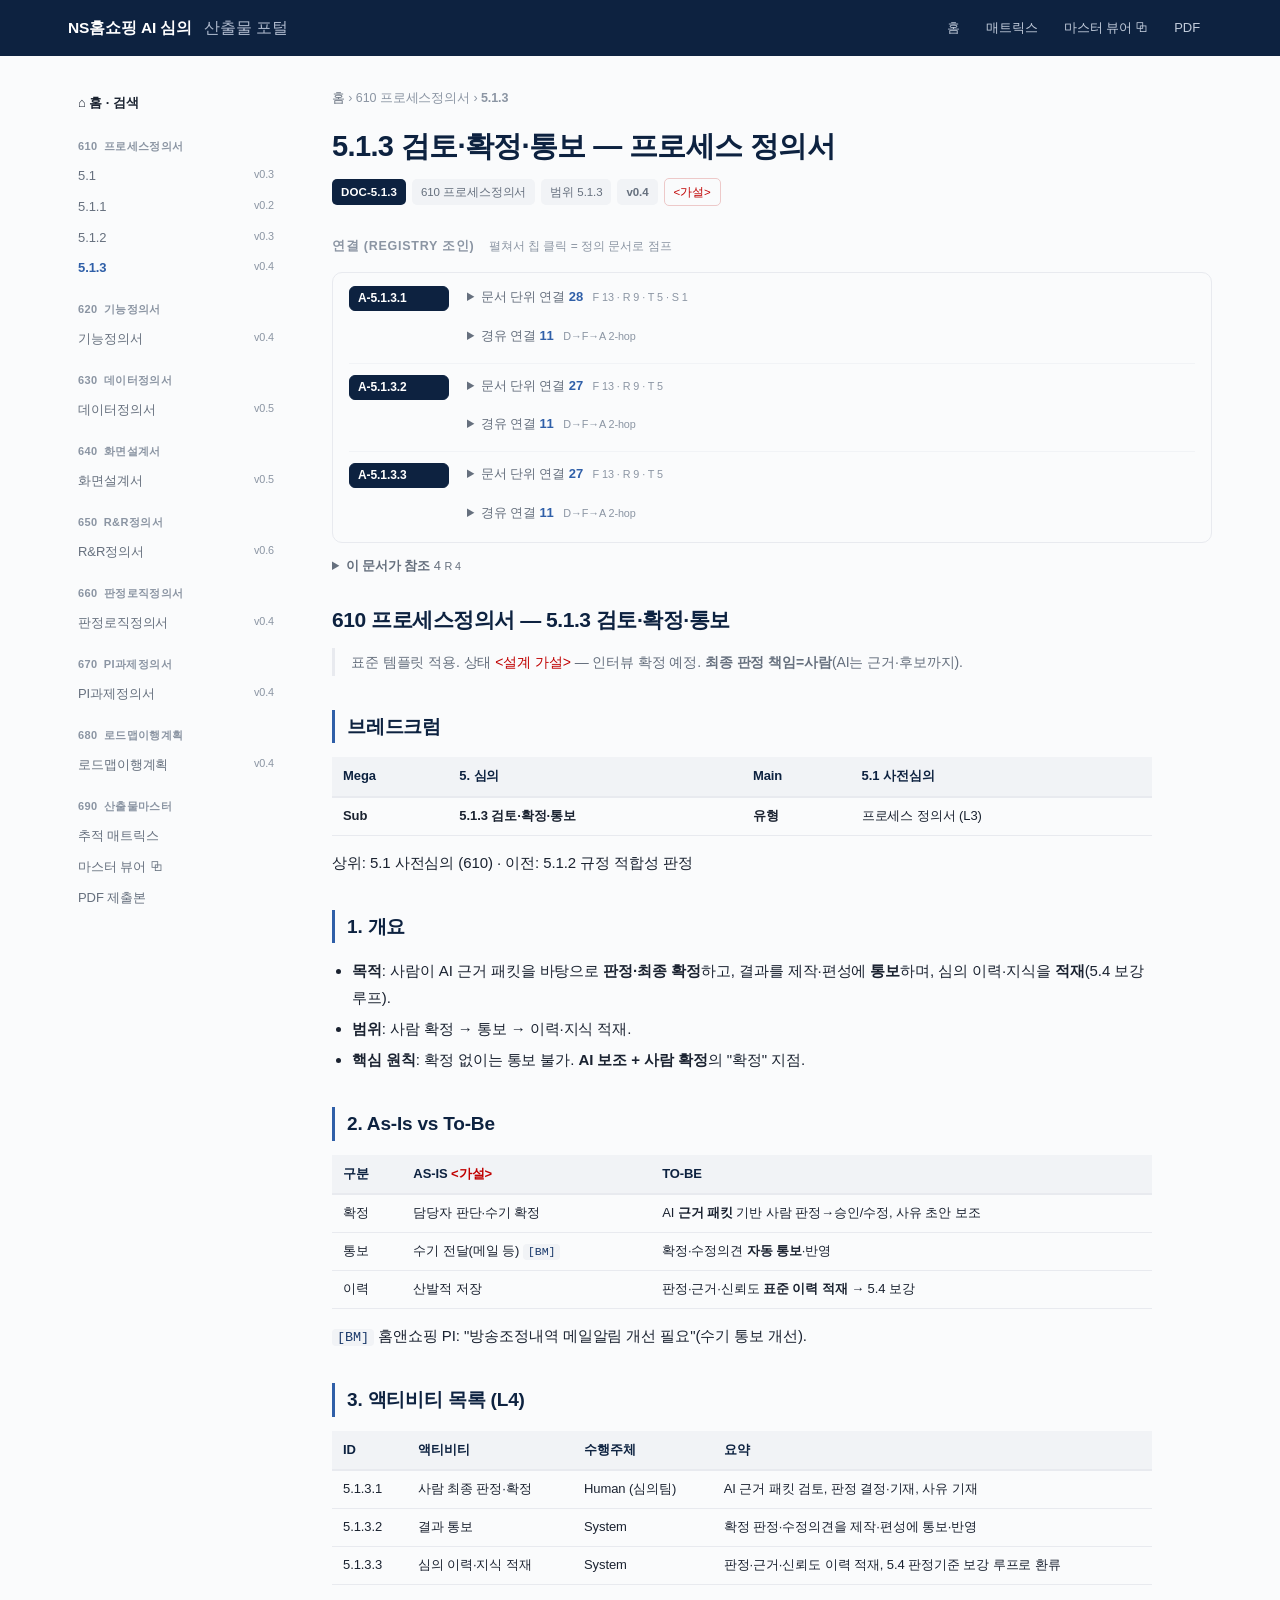
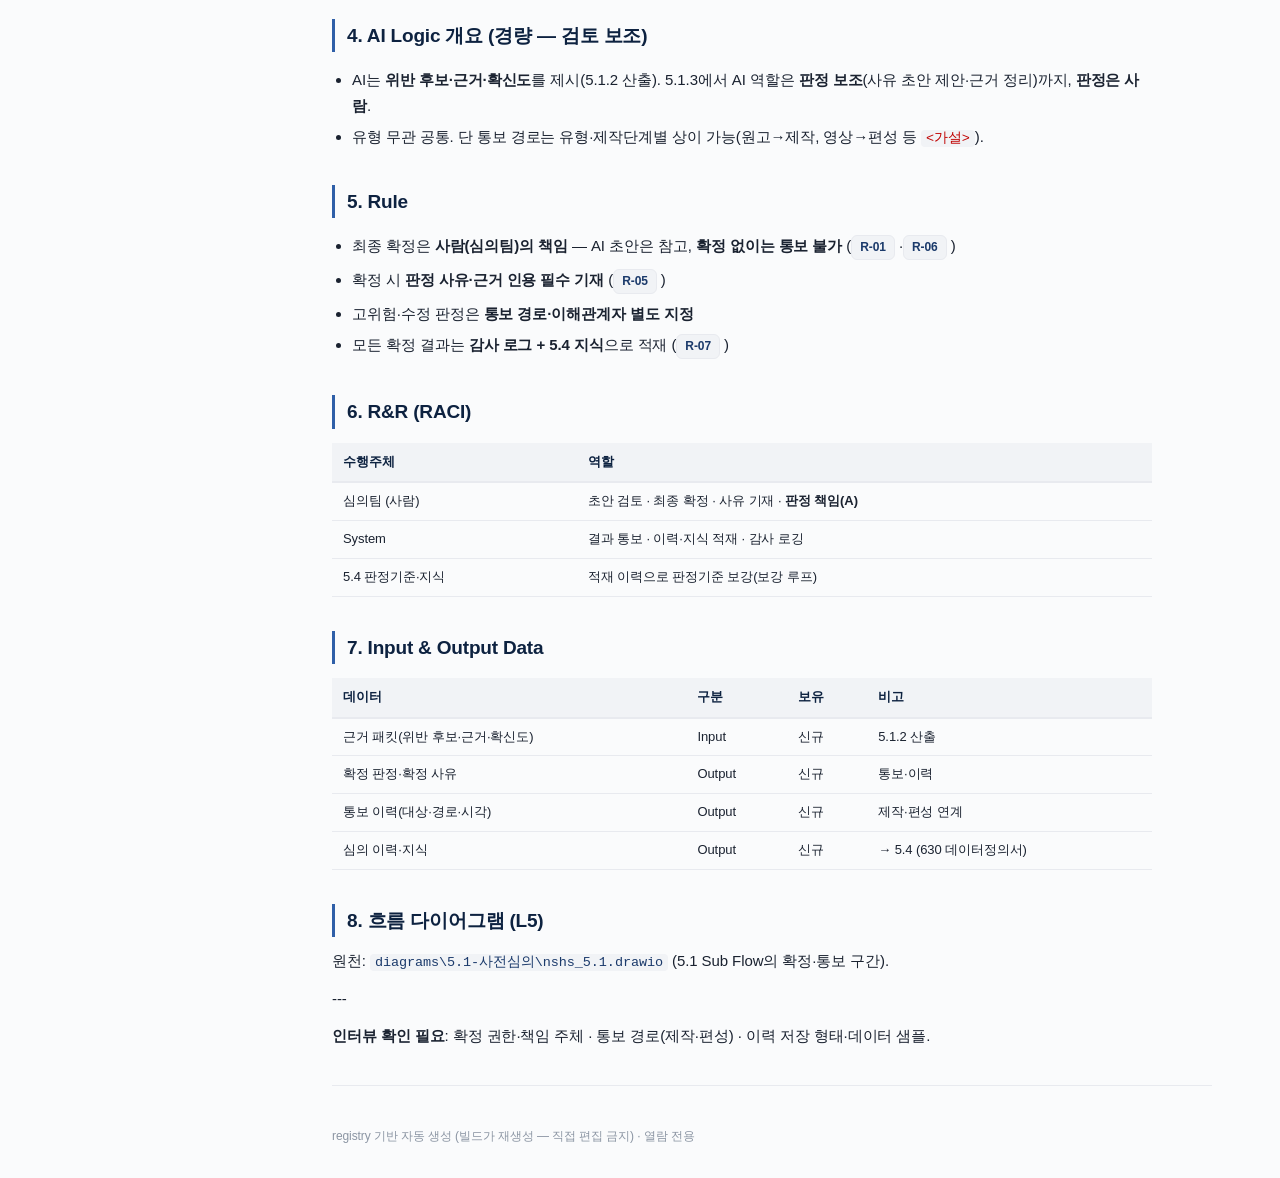
<file: portal/doc-5.1.3.html>
<!DOCTYPE html>
<html lang="ko"><head><meta charset="utf-8">
<meta name="viewport" content="width=device-width, initial-scale=1">
<meta name="robots" content="noindex, nofollow, noarchive">
<link rel="icon" href="data:image/svg+xml,<svg xmlns=%22http://www.w3.org/2000/svg%22 viewBox=%220 0 16 16%22><rect width=%2216%22 height=%2216%22 fill=%22%230D2240%22/></svg>">
<title>5.1.3 검토·확정·통보 — 프로세스 정의서 · NSHS 포털</title>
<link rel="stylesheet" href="style.css"></head>
<body>
<header><div class="hwrap"><a class="home" href="index.html">NS홈쇼핑 AI 심의 <span>산출물 포털</span></a>
<nav class="top"><a href="index.html">홈</a><a href="matrix.html">매트릭스</a><a href="../index.html">마스터 뷰어 ⧉</a><a href="master.pdf">PDF</a></nav></div></header>
<div class="shell">
<aside class="side"><a class="shome" href="index.html">⌂ 홈 · 검색</a><div class="sg"><div class="sh"><span class="sf">610</span>프로세스정의서</div><a class="sn" href="doc-5.1.html">5.1<small>v0.3</small></a><a class="sn" href="doc-5.1.1.html">5.1.1<small>v0.2</small></a><a class="sn" href="doc-5.1.2.html">5.1.2<small>v0.3</small></a><a class="sn on" href="doc-5.1.3.html">5.1.3<small>v0.4</small></a></div><div class="sg"><div class="sh"><span class="sf">620</span>기능정의서</div><a class="sn" href="doc-620.html">기능정의서<small>v0.4</small></a></div><div class="sg"><div class="sh"><span class="sf">630</span>데이터정의서</div><a class="sn" href="doc-630.html">데이터정의서<small>v0.5</small></a></div><div class="sg"><div class="sh"><span class="sf">640</span>화면설계서</div><a class="sn" href="doc-640.html">화면설계서<small>v0.5</small></a></div><div class="sg"><div class="sh"><span class="sf">650</span>R&R정의서</div><a class="sn" href="doc-650.html">R&amp;R정의서<small>v0.6</small></a></div><div class="sg"><div class="sh"><span class="sf">660</span>판정로직정의서</div><a class="sn" href="doc-660.html">판정로직정의서<small>v0.4</small></a></div><div class="sg"><div class="sh"><span class="sf">670</span>PI과제정의서</div><a class="sn" href="doc-670.html">PI과제정의서<small>v0.4</small></a></div><div class="sg"><div class="sh"><span class="sf">680</span>로드맵이행계획</div><a class="sn" href="doc-680.html">로드맵이행계획<small>v0.4</small></a></div><div class="sg"><div class="sh"><span class="sf">690</span>산출물마스터</div><a class="sn" href="matrix.html">추적 매트릭스</a><a class="sn" href="../index.html">마스터 뷰어 ⧉</a><a class="sn" href="master.pdf">PDF 제출본</a></div></aside>
<div class="maincol">
<nav class="crumb"><a href="index.html">홈</a> › <span>610 프로세스정의서</span> › <b>5.1.3</b></nav>
<main>
<h1>5.1.3 검토·확정·통보 — 프로세스 정의서</h1><div class="meta"><span class="badge id">DOC-5.1.3</span><span class="badge">610 프로세스정의서</span><span class="badge">범위 5.1.3</span><span class="badge v">v0.4</span><span class="badge st">&lt;가설&gt;</span></div><h2 class="sec">연결 (registry 조인) <span class="secnote">펼쳐서 칩 클릭 = 정의 문서로 점프</span></h2><div class="links"><div class="prov"><span class="chip def" id="A-5.1.3.1">A-5.1.3.1</span><div class="provbody"><details><summary>문서 단위 연결 <b>28</b> <small>F 13 · R 9 · T 5 · S 1</small></summary><div class="cg"><b>F</b><span><a class="chip" href="doc-620.html#F-01">F-01</a><a class="chip" href="doc-620.html#F-02">F-02</a><a class="chip" href="doc-620.html#F-03">F-03</a><a class="chip" href="doc-620.html#F-04">F-04</a><a class="chip" href="doc-620.html#F-05">F-05</a><a class="chip" href="doc-620.html#F-06">F-06</a><a class="chip" href="doc-620.html#F-07">F-07</a><a class="chip" href="doc-620.html#F-08">F-08</a><a class="chip" href="doc-620.html#F-09">F-09</a><a class="chip" href="doc-620.html#F-10">F-10</a><a class="chip" href="doc-620.html#F-11">F-11</a><a class="chip" href="doc-620.html#F-12">F-12</a><a class="chip" href="doc-620.html#F-13">F-13</a></span></div><div class="cg"><b>R</b><span><a class="chip" href="doc-660.html#R-01">R-01</a><a class="chip" href="doc-660.html#R-02">R-02</a><a class="chip" href="doc-660.html#R-03">R-03</a><a class="chip" href="doc-660.html#R-04">R-04</a><a class="chip" href="doc-660.html#R-05">R-05</a><a class="chip" href="doc-660.html#R-06">R-06</a><a class="chip" href="doc-660.html#R-07">R-07</a><a class="chip" href="doc-660.html#R-08">R-08</a><a class="chip" href="doc-660.html#R-09">R-09</a></span></div><div class="cg"><b>T</b><span><a class="chip" href="doc-670.html#T-01">T-01</a><a class="chip" href="doc-670.html#T-02">T-02</a><a class="chip" href="doc-670.html#T-03">T-03</a><a class="chip" href="doc-670.html#T-04">T-04</a><a class="chip" href="doc-670.html#T-05">T-05</a></span></div><div class="cg"><b>S</b><span><a class="chip" href="doc-640.html#S-01">S-01</a></span></div></details><details class="viad"><summary>경유 연결 <b>11</b> <small>D→F→A 2-hop</small></summary><div class="cg"><b>D</b><span><a class="chip via" href="doc-630.html#D-01" title="F-01 · F-02 · F-03 경유">D-01<small>경유</small></a><a class="chip via" href="doc-630.html#D-02" title="F-01 · F-02 · F-03 경유">D-02<small>경유</small></a><a class="chip via" href="doc-630.html#D-03" title="F-01 · F-02 · F-03 경유">D-03<small>경유</small></a><a class="chip via" href="doc-630.html#D-04" title="F-01 · F-02 · F-03 경유">D-04<small>경유</small></a><a class="chip via" href="doc-630.html#D-05" title="F-01 · F-02 · F-03 경유">D-05<small>경유</small></a><a class="chip via" href="doc-630.html#D-06" title="F-01 · F-02 · F-03 경유">D-06<small>경유</small></a><a class="chip via" href="doc-630.html#D-07" title="F-01 · F-02 · F-03 경유">D-07<small>경유</small></a><a class="chip via" href="doc-630.html#D-08" title="F-01 · F-02 · F-03 경유">D-08<small>경유</small></a><a class="chip via" href="doc-630.html#D-09" title="F-01 · F-02 · F-03 경유">D-09<small>경유</small></a><a class="chip via" href="doc-630.html#D-10" title="F-01 · F-02 · F-03 경유">D-10<small>경유</small></a><a class="chip via" href="doc-630.html#D-11" title="F-01 · F-02 · F-03 경유">D-11<small>경유</small></a></span></div></details></div></div><div class="prov"><span class="chip def" id="A-5.1.3.2">A-5.1.3.2</span><div class="provbody"><details><summary>문서 단위 연결 <b>27</b> <small>F 13 · R 9 · T 5</small></summary><div class="cg"><b>F</b><span><a class="chip" href="doc-620.html#F-01">F-01</a><a class="chip" href="doc-620.html#F-02">F-02</a><a class="chip" href="doc-620.html#F-03">F-03</a><a class="chip" href="doc-620.html#F-04">F-04</a><a class="chip" href="doc-620.html#F-05">F-05</a><a class="chip" href="doc-620.html#F-06">F-06</a><a class="chip" href="doc-620.html#F-07">F-07</a><a class="chip" href="doc-620.html#F-08">F-08</a><a class="chip" href="doc-620.html#F-09">F-09</a><a class="chip" href="doc-620.html#F-10">F-10</a><a class="chip" href="doc-620.html#F-11">F-11</a><a class="chip" href="doc-620.html#F-12">F-12</a><a class="chip" href="doc-620.html#F-13">F-13</a></span></div><div class="cg"><b>R</b><span><a class="chip" href="doc-660.html#R-01">R-01</a><a class="chip" href="doc-660.html#R-02">R-02</a><a class="chip" href="doc-660.html#R-03">R-03</a><a class="chip" href="doc-660.html#R-04">R-04</a><a class="chip" href="doc-660.html#R-05">R-05</a><a class="chip" href="doc-660.html#R-06">R-06</a><a class="chip" href="doc-660.html#R-07">R-07</a><a class="chip" href="doc-660.html#R-08">R-08</a><a class="chip" href="doc-660.html#R-09">R-09</a></span></div><div class="cg"><b>T</b><span><a class="chip" href="doc-670.html#T-01">T-01</a><a class="chip" href="doc-670.html#T-02">T-02</a><a class="chip" href="doc-670.html#T-03">T-03</a><a class="chip" href="doc-670.html#T-04">T-04</a><a class="chip" href="doc-670.html#T-05">T-05</a></span></div></details><details class="viad"><summary>경유 연결 <b>11</b> <small>D→F→A 2-hop</small></summary><div class="cg"><b>D</b><span><a class="chip via" href="doc-630.html#D-01" title="F-01 · F-02 · F-03 경유">D-01<small>경유</small></a><a class="chip via" href="doc-630.html#D-02" title="F-01 · F-02 · F-03 경유">D-02<small>경유</small></a><a class="chip via" href="doc-630.html#D-03" title="F-01 · F-02 · F-03 경유">D-03<small>경유</small></a><a class="chip via" href="doc-630.html#D-04" title="F-01 · F-02 · F-03 경유">D-04<small>경유</small></a><a class="chip via" href="doc-630.html#D-05" title="F-01 · F-02 · F-03 경유">D-05<small>경유</small></a><a class="chip via" href="doc-630.html#D-06" title="F-01 · F-02 · F-03 경유">D-06<small>경유</small></a><a class="chip via" href="doc-630.html#D-07" title="F-01 · F-02 · F-03 경유">D-07<small>경유</small></a><a class="chip via" href="doc-630.html#D-08" title="F-01 · F-02 · F-03 경유">D-08<small>경유</small></a><a class="chip via" href="doc-630.html#D-09" title="F-01 · F-02 · F-03 경유">D-09<small>경유</small></a><a class="chip via" href="doc-630.html#D-10" title="F-01 · F-02 · F-03 경유">D-10<small>경유</small></a><a class="chip via" href="doc-630.html#D-11" title="F-01 · F-02 · F-03 경유">D-11<small>경유</small></a></span></div></details></div></div><div class="prov"><span class="chip def" id="A-5.1.3.3">A-5.1.3.3</span><div class="provbody"><details><summary>문서 단위 연결 <b>27</b> <small>F 13 · R 9 · T 5</small></summary><div class="cg"><b>F</b><span><a class="chip" href="doc-620.html#F-01">F-01</a><a class="chip" href="doc-620.html#F-02">F-02</a><a class="chip" href="doc-620.html#F-03">F-03</a><a class="chip" href="doc-620.html#F-04">F-04</a><a class="chip" href="doc-620.html#F-05">F-05</a><a class="chip" href="doc-620.html#F-06">F-06</a><a class="chip" href="doc-620.html#F-07">F-07</a><a class="chip" href="doc-620.html#F-08">F-08</a><a class="chip" href="doc-620.html#F-09">F-09</a><a class="chip" href="doc-620.html#F-10">F-10</a><a class="chip" href="doc-620.html#F-11">F-11</a><a class="chip" href="doc-620.html#F-12">F-12</a><a class="chip" href="doc-620.html#F-13">F-13</a></span></div><div class="cg"><b>R</b><span><a class="chip" href="doc-660.html#R-01">R-01</a><a class="chip" href="doc-660.html#R-02">R-02</a><a class="chip" href="doc-660.html#R-03">R-03</a><a class="chip" href="doc-660.html#R-04">R-04</a><a class="chip" href="doc-660.html#R-05">R-05</a><a class="chip" href="doc-660.html#R-06">R-06</a><a class="chip" href="doc-660.html#R-07">R-07</a><a class="chip" href="doc-660.html#R-08">R-08</a><a class="chip" href="doc-660.html#R-09">R-09</a></span></div><div class="cg"><b>T</b><span><a class="chip" href="doc-670.html#T-01">T-01</a><a class="chip" href="doc-670.html#T-02">T-02</a><a class="chip" href="doc-670.html#T-03">T-03</a><a class="chip" href="doc-670.html#T-04">T-04</a><a class="chip" href="doc-670.html#T-05">T-05</a></span></div></details><details class="viad"><summary>경유 연결 <b>11</b> <small>D→F→A 2-hop</small></summary><div class="cg"><b>D</b><span><a class="chip via" href="doc-630.html#D-01" title="F-01 · F-02 · F-03 경유">D-01<small>경유</small></a><a class="chip via" href="doc-630.html#D-02" title="F-01 · F-02 · F-03 경유">D-02<small>경유</small></a><a class="chip via" href="doc-630.html#D-03" title="F-01 · F-02 · F-03 경유">D-03<small>경유</small></a><a class="chip via" href="doc-630.html#D-04" title="F-01 · F-02 · F-03 경유">D-04<small>경유</small></a><a class="chip via" href="doc-630.html#D-05" title="F-01 · F-02 · F-03 경유">D-05<small>경유</small></a><a class="chip via" href="doc-630.html#D-06" title="F-01 · F-02 · F-03 경유">D-06<small>경유</small></a><a class="chip via" href="doc-630.html#D-07" title="F-01 · F-02 · F-03 경유">D-07<small>경유</small></a><a class="chip via" href="doc-630.html#D-08" title="F-01 · F-02 · F-03 경유">D-08<small>경유</small></a><a class="chip via" href="doc-630.html#D-09" title="F-01 · F-02 · F-03 경유">D-09<small>경유</small></a><a class="chip via" href="doc-630.html#D-10" title="F-01 · F-02 · F-03 경유">D-10<small>경유</small></a><a class="chip via" href="doc-630.html#D-11" title="F-01 · F-02 · F-03 경유">D-11<small>경유</small></a></span></div></details></div></div></div><details class="refs"><summary><b>이 문서가 참조</b> 4 <small>R 4</small></summary><div class="cg"><b>R</b><span><a class="chip" href="doc-660.html#R-01">R-01</a><a class="chip" href="doc-660.html#R-05">R-05</a><a class="chip" href="doc-660.html#R-06">R-06</a><a class="chip" href="doc-660.html#R-07">R-07</a></span></div></details><article><h1>610 프로세스정의서 — 5.1.3 검토·확정·통보</h1>
<blockquote>표준 템플릿 적용. 상태 <span class="tag">&lt;설계 가설&gt;</span> — 인터뷰 확정 예정. <b>최종 판정 책임=사람</b>(AI는 근거·후보까지).</blockquote>
<h2>브레드크럼</h2>
<div class="twrap"><table><thead><tr><th>Mega</th><th>5. 심의</th><th>Main</th><th>5.1 사전심의</th></tr></thead><tbody><tr><td><b>Sub</b></td><td><b>5.1.3 검토·확정·통보</b></td><td><b>유형</b></td><td>프로세스 정의서 (L3)</td></tr></tbody></table></div>
<p>상위: 5.1 사전심의 (610) · 이전: 5.1.2 규정 적합성 판정</p>
<h2>1. 개요</h2>
<ul><li><b>목적</b>: 사람이 AI 근거 패킷을 바탕으로 <b>판정·최종 확정</b>하고, 결과를 제작·편성에 <b>통보</b>하며, 심의 이력·지식을 <b>적재</b>(5.4 보강 루프).</li><li><b>범위</b>: 사람 확정 → 통보 → 이력·지식 적재.</li><li><b>핵심 원칙</b>: 확정 없이는 통보 불가. <b>AI 보조 + 사람 확정</b>의 &quot;확정&quot; 지점.</li></ul>
<h2>2. As-Is vs To-Be</h2>
<div class="twrap"><table><thead><tr><th>구분</th><th>AS-IS <span class="tag">&lt;가설&gt;</span></th><th>TO-BE</th></tr></thead><tbody><tr><td>확정</td><td>담당자 판단·수기 확정</td><td>AI <b>근거 패킷</b> 기반 사람 판정→승인/수정, 사유 초안 보조</td></tr><tr><td>통보</td><td>수기 전달(메일 등) <code>[BM]</code></td><td>확정·수정의견 <b>자동 통보</b>·반영</td></tr><tr><td>이력</td><td>산발적 저장</td><td>판정·근거·신뢰도 <b>표준 이력 적재</b> → 5.4 보강</td></tr></tbody></table></div>
<p><code>[BM]</code> 홈앤쇼핑 PI: &quot;방송조정내역 메일알림 개선 필요&quot;(수기 통보 개선).</p>
<h2>3. 액티비티 목록 (L4)</h2>
<div class="twrap"><table><thead><tr><th>ID</th><th>액티비티</th><th>수행주체</th><th>요약</th></tr></thead><tbody><tr><td>5.1.3.1</td><td>사람 최종 판정·확정</td><td>Human (심의팀)</td><td>AI 근거 패킷 검토, 판정 결정·기재, 사유 기재</td></tr><tr><td>5.1.3.2</td><td>결과 통보</td><td>System</td><td>확정 판정·수정의견을 제작·편성에 통보·반영</td></tr><tr><td>5.1.3.3</td><td>심의 이력·지식 적재</td><td>System</td><td>판정·근거·신뢰도 이력 적재, 5.4 판정기준 보강 루프로 환류</td></tr></tbody></table></div>
<h2>4. AI Logic 개요 (경량 — 검토 보조)</h2>
<ul><li>AI는 <b>위반 후보·근거·확신도</b>를 제시(5.1.2 산출). 5.1.3에서 AI 역할은 <b>판정 보조</b>(사유 초안 제안·근거 정리)까지, <b>판정은 사람</b>.</li><li>유형 무관 공통. 단 통보 경로는 유형·제작단계별 상이 가능(원고→제작, 영상→편성 등 <code><span class="tag">&lt;가설&gt;</span></code>).</li></ul>
<h2>5. Rule</h2>
<ul><li>최종 확정은 <b>사람(심의팀)의 책임</b> — AI 초안은 참고, <b>확정 없이는 통보 불가</b> (<a class="chip" href="doc-660.html#R-01">R-01</a>·<a class="chip" href="doc-660.html#R-06">R-06</a>)</li><li>확정 시 <b>판정 사유·근거 인용 필수 기재</b> (<a class="chip" href="doc-660.html#R-05">R-05</a>)</li><li>고위험·수정 판정은 <b>통보 경로·이해관계자 별도 지정</b></li><li>모든 확정 결과는 <b>감사 로그 + 5.4 지식</b>으로 적재 (<a class="chip" href="doc-660.html#R-07">R-07</a>)</li></ul>
<h2>6. R&amp;R (RACI)</h2>
<div class="twrap"><table><thead><tr><th>수행주체</th><th>역할</th></tr></thead><tbody><tr><td>심의팀 (사람)</td><td>초안 검토 · 최종 확정 · 사유 기재 · <b>판정 책임(A)</b></td></tr><tr><td>System</td><td>결과 통보 · 이력·지식 적재 · 감사 로깅</td></tr><tr><td>5.4 판정기준·지식</td><td>적재 이력으로 판정기준 보강(보강 루프)</td></tr></tbody></table></div>
<h2>7. Input &amp; Output Data</h2>
<div class="twrap"><table><thead><tr><th>데이터</th><th>구분</th><th>보유</th><th>비고</th></tr></thead><tbody><tr><td>근거 패킷(위반 후보·근거·확신도)</td><td>Input</td><td>신규</td><td>5.1.2 산출</td></tr><tr><td>확정 판정·확정 사유</td><td>Output</td><td>신규</td><td>통보·이력</td></tr><tr><td>통보 이력(대상·경로·시각)</td><td>Output</td><td>신규</td><td>제작·편성 연계</td></tr><tr><td>심의 이력·지식</td><td>Output</td><td>신규</td><td>→ 5.4 (630 데이터정의서)</td></tr></tbody></table></div>
<h2>8. 흐름 다이어그램 (L5)</h2>
<p>원천: <code>diagrams\5.1-사전심의\nshs_5.1.drawio</code> (5.1 Sub Flow의 확정·통보 구간).</p>
<p>---</p>
<p><b>인터뷰 확인 필요</b>: 확정 권한·책임 주체 · 통보 경로(제작·편성) · 이력 저장 형태·데이터 샘플.</p></article>
</main>
<footer>registry 기반 자동 생성 (빌드가 재생성 — 직접 편집 금지) · 열람 전용</footer>
</div>
</div></body></html>
</file>
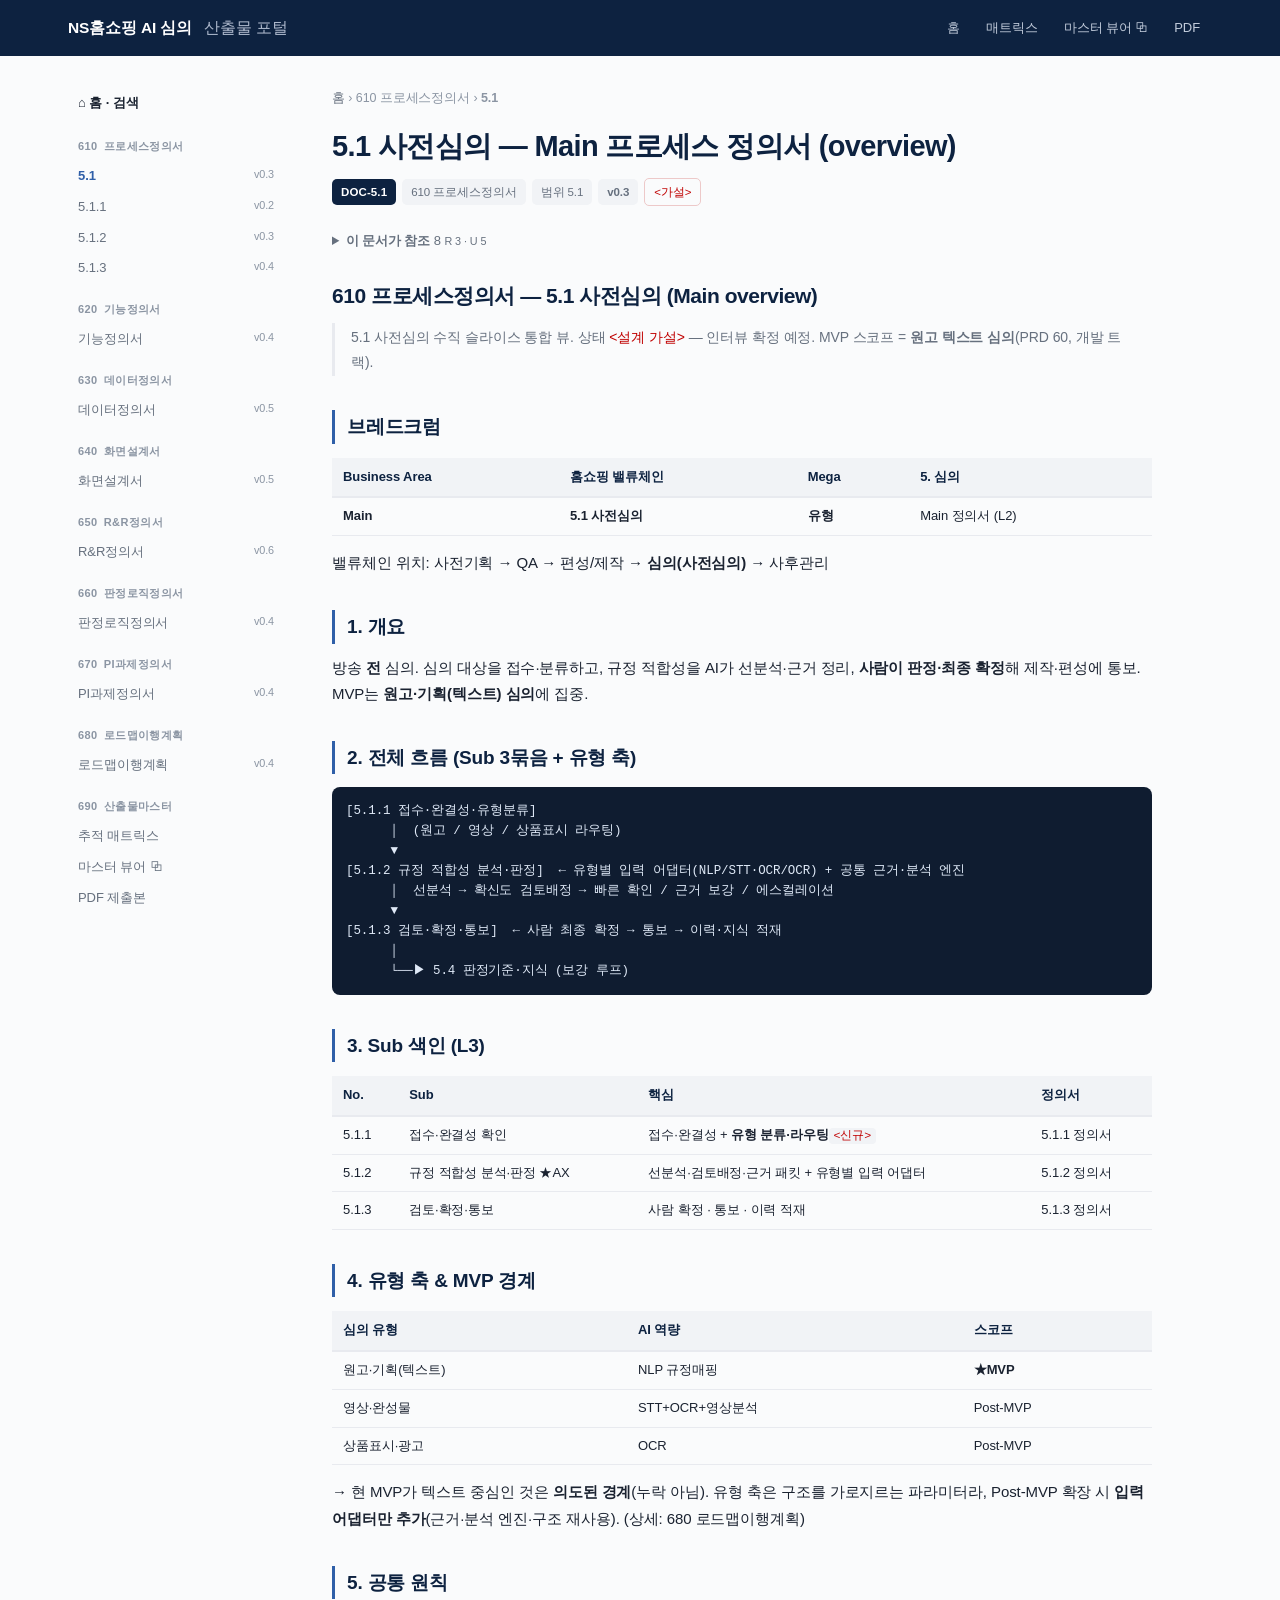
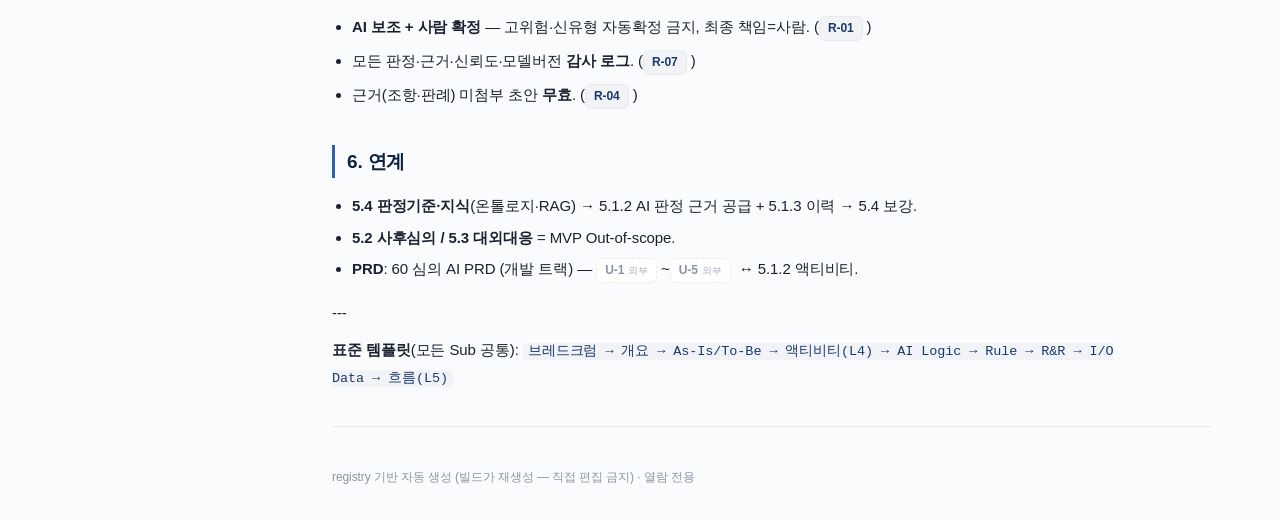
<file: portal/doc-5.1.html>
<!DOCTYPE html>
<html lang="ko"><head><meta charset="utf-8">
<meta name="viewport" content="width=device-width, initial-scale=1">
<meta name="robots" content="noindex, nofollow, noarchive">
<link rel="icon" href="data:image/svg+xml,<svg xmlns=%22http://www.w3.org/2000/svg%22 viewBox=%220 0 16 16%22><rect width=%2216%22 height=%2216%22 fill=%22%230D2240%22/></svg>">
<title>5.1 사전심의 — Main 프로세스 정의서 (overview) · NSHS 포털</title>
<link rel="stylesheet" href="style.css"></head>
<body>
<header><div class="hwrap"><a class="home" href="index.html">NS홈쇼핑 AI 심의 <span>산출물 포털</span></a>
<nav class="top"><a href="index.html">홈</a><a href="matrix.html">매트릭스</a><a href="../index.html">마스터 뷰어 ⧉</a><a href="master.pdf">PDF</a></nav></div></header>
<div class="shell">
<aside class="side"><a class="shome" href="index.html">⌂ 홈 · 검색</a><div class="sg"><div class="sh"><span class="sf">610</span>프로세스정의서</div><a class="sn on" href="doc-5.1.html">5.1<small>v0.3</small></a><a class="sn" href="doc-5.1.1.html">5.1.1<small>v0.2</small></a><a class="sn" href="doc-5.1.2.html">5.1.2<small>v0.3</small></a><a class="sn" href="doc-5.1.3.html">5.1.3<small>v0.4</small></a></div><div class="sg"><div class="sh"><span class="sf">620</span>기능정의서</div><a class="sn" href="doc-620.html">기능정의서<small>v0.4</small></a></div><div class="sg"><div class="sh"><span class="sf">630</span>데이터정의서</div><a class="sn" href="doc-630.html">데이터정의서<small>v0.5</small></a></div><div class="sg"><div class="sh"><span class="sf">640</span>화면설계서</div><a class="sn" href="doc-640.html">화면설계서<small>v0.5</small></a></div><div class="sg"><div class="sh"><span class="sf">650</span>R&R정의서</div><a class="sn" href="doc-650.html">R&amp;R정의서<small>v0.6</small></a></div><div class="sg"><div class="sh"><span class="sf">660</span>판정로직정의서</div><a class="sn" href="doc-660.html">판정로직정의서<small>v0.4</small></a></div><div class="sg"><div class="sh"><span class="sf">670</span>PI과제정의서</div><a class="sn" href="doc-670.html">PI과제정의서<small>v0.4</small></a></div><div class="sg"><div class="sh"><span class="sf">680</span>로드맵이행계획</div><a class="sn" href="doc-680.html">로드맵이행계획<small>v0.4</small></a></div><div class="sg"><div class="sh"><span class="sf">690</span>산출물마스터</div><a class="sn" href="matrix.html">추적 매트릭스</a><a class="sn" href="../index.html">마스터 뷰어 ⧉</a><a class="sn" href="master.pdf">PDF 제출본</a></div></aside>
<div class="maincol">
<nav class="crumb"><a href="index.html">홈</a> › <span>610 프로세스정의서</span> › <b>5.1</b></nav>
<main>
<h1>5.1 사전심의 — Main 프로세스 정의서 (overview)</h1><div class="meta"><span class="badge id">DOC-5.1</span><span class="badge">610 프로세스정의서</span><span class="badge">범위 5.1</span><span class="badge v">v0.3</span><span class="badge st">&lt;가설&gt;</span></div><details class="refs"><summary><b>이 문서가 참조</b> 8 <small>R 3 · U 5</small></summary><div class="cg"><b>R</b><span><a class="chip" href="doc-660.html#R-01">R-01</a><a class="chip" href="doc-660.html#R-04">R-04</a><a class="chip" href="doc-660.html#R-07">R-07</a></span></div><div class="cg"><b>U</b><span><span class="chip ext" title="외부: PRD 60 (개발트랙)">U-1<small>외부</small></span><span class="chip ext" title="외부: PRD 60 (개발트랙)">U-2<small>외부</small></span><span class="chip ext" title="외부: PRD 60 (개발트랙)">U-3<small>외부</small></span><span class="chip ext" title="외부: PRD 60 (개발트랙)">U-4<small>외부</small></span><span class="chip ext" title="외부: PRD 60 (개발트랙)">U-5<small>외부</small></span></span></div></details><article><h1>610 프로세스정의서 — 5.1 사전심의 (Main overview)</h1>
<blockquote>5.1 사전심의 수직 슬라이스 통합 뷰. 상태 <span class="tag">&lt;설계 가설&gt;</span> — 인터뷰 확정 예정. MVP 스코프 = <b>원고 텍스트 심의</b>(PRD 60, 개발 트랙).</blockquote>
<h2>브레드크럼</h2>
<div class="twrap"><table><thead><tr><th>Business Area</th><th>홈쇼핑 밸류체인</th><th>Mega</th><th>5. 심의</th></tr></thead><tbody><tr><td><b>Main</b></td><td><b>5.1 사전심의</b></td><td><b>유형</b></td><td>Main 정의서 (L2)</td></tr></tbody></table></div>
<p>밸류체인 위치: 사전기획 → QA → 편성/제작 → <b>심의(사전심의)</b> → 사후관리</p>
<h2>1. 개요</h2>
<p>방송 <b>전</b> 심의. 심의 대상을 접수·분류하고, 규정 적합성을 AI가 선분석·근거 정리, <b>사람이 판정·최종 확정</b>해 제작·편성에 통보. MVP는 <b>원고·기획(텍스트) 심의</b>에 집중.</p>
<h2>2. 전체 흐름 (Sub 3묶음 + 유형 축)</h2>
<pre>[5.1.1 접수·완결성·유형분류]
      │  (원고 / 영상 / 상품표시 라우팅)
      ▼
[5.1.2 규정 적합성 분석·판정]  ← 유형별 입력 어댑터(NLP/STT·OCR/OCR) + 공통 근거·분석 엔진
      │  선분석 → 확신도 검토배정 → 빠른 확인 / 근거 보강 / 에스컬레이션
      ▼
[5.1.3 검토·확정·통보]  ← 사람 최종 확정 → 통보 → 이력·지식 적재
      │
      └──▶ 5.4 판정기준·지식 (보강 루프)</pre>
<h2>3. Sub 색인 (L3)</h2>
<div class="twrap"><table><thead><tr><th>No.</th><th>Sub</th><th>핵심</th><th>정의서</th></tr></thead><tbody><tr><td>5.1.1</td><td>접수·완결성 확인</td><td>접수·완결성 + <b>유형 분류·라우팅</b><code><span class="tag">&lt;신규&gt;</span></code></td><td>5.1.1 정의서</td></tr><tr><td>5.1.2</td><td>규정 적합성 분석·판정 ★AX</td><td>선분석·검토배정·근거 패킷 + 유형별 입력 어댑터</td><td>5.1.2 정의서</td></tr><tr><td>5.1.3</td><td>검토·확정·통보</td><td>사람 확정 · 통보 · 이력 적재</td><td>5.1.3 정의서</td></tr></tbody></table></div>
<h2>4. 유형 축 &amp; MVP 경계</h2>
<div class="twrap"><table><thead><tr><th>심의 유형</th><th>AI 역량</th><th>스코프</th></tr></thead><tbody><tr><td>원고·기획(텍스트)</td><td>NLP 규정매핑</td><td><b>★MVP</b></td></tr><tr><td>영상·완성물</td><td>STT+OCR+영상분석</td><td>Post-MVP</td></tr><tr><td>상품표시·광고</td><td>OCR</td><td>Post-MVP</td></tr></tbody></table></div>
<p>→ 현 MVP가 텍스트 중심인 것은 <b>의도된 경계</b>(누락 아님). 유형 축은 구조를 가로지르는 파라미터라, Post-MVP 확장 시 <b>입력 어댑터만 추가</b>(근거·분석 엔진·구조 재사용). (상세: 680 로드맵이행계획)</p>
<h2>5. 공통 원칙</h2>
<ul><li><b>AI 보조 + 사람 확정</b> — 고위험·신유형 자동확정 금지, 최종 책임=사람. (<a class="chip" href="doc-660.html#R-01">R-01</a>)</li><li>모든 판정·근거·신뢰도·모델버전 <b>감사 로그</b>. (<a class="chip" href="doc-660.html#R-07">R-07</a>)</li><li>근거(조항·판례) 미첨부 초안 <b>무효</b>. (<a class="chip" href="doc-660.html#R-04">R-04</a>)</li></ul>
<h2>6. 연계</h2>
<ul><li><b>5.4 판정기준·지식</b>(온톨로지·RAG) → 5.1.2 AI 판정 근거 공급 + 5.1.3 이력 → 5.4 보강.</li><li><b>5.2 사후심의 / 5.3 대외대응</b> = MVP Out-of-scope.</li><li><b>PRD</b>: 60 심의 AI PRD (개발 트랙) — <span class="chip ext" title="외부: PRD 60 (개발트랙)">U-1<small>외부</small></span>~<span class="chip ext" title="외부: PRD 60 (개발트랙)">U-5<small>외부</small></span> ↔ 5.1.2 액티비티.</li></ul>
<p>---</p>
<p><b>표준 템플릿</b>(모든 Sub 공통): <code>브레드크럼 → 개요 → As-Is/To-Be → 액티비티(L4) → AI Logic → Rule → R&amp;R → I/O Data → 흐름(L5)</code></p></article>
</main>
<footer>registry 기반 자동 생성 (빌드가 재생성 — 직접 편집 금지) · 열람 전용</footer>
</div>
</div></body></html>
</file>
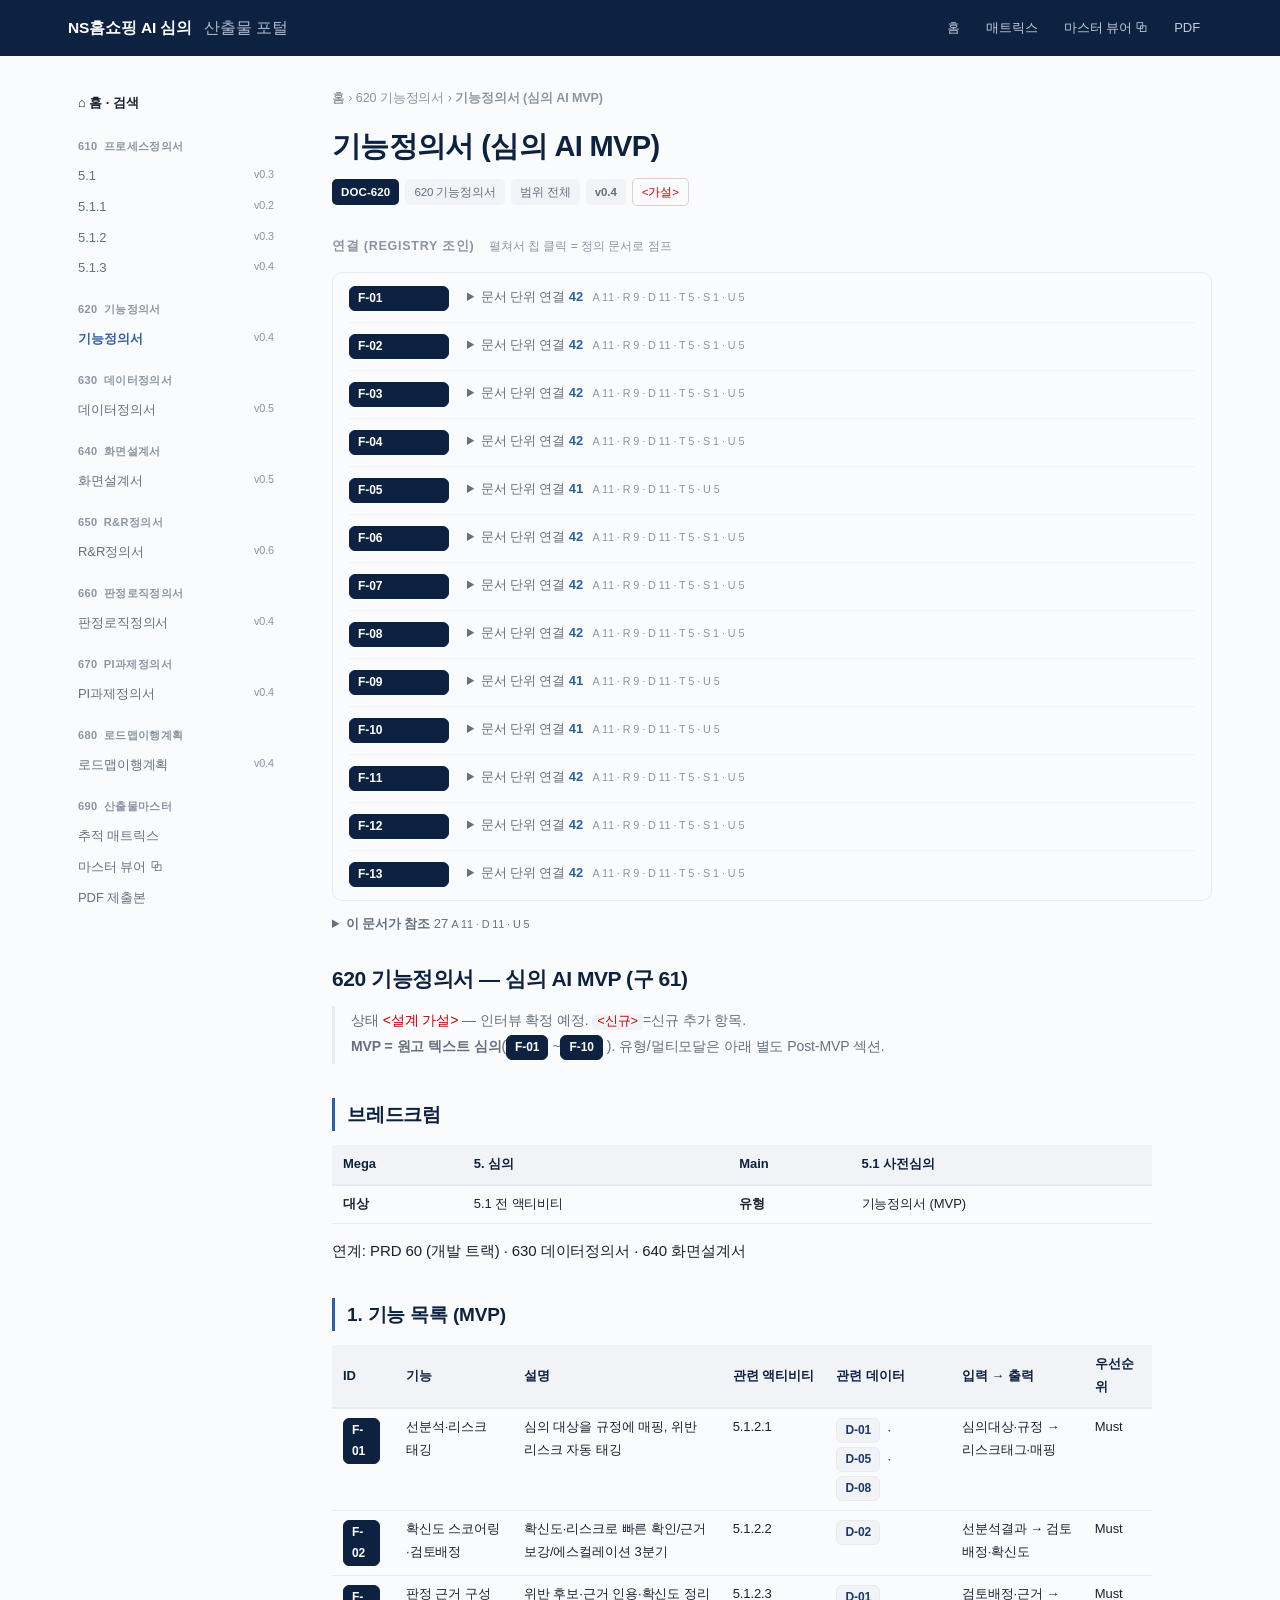
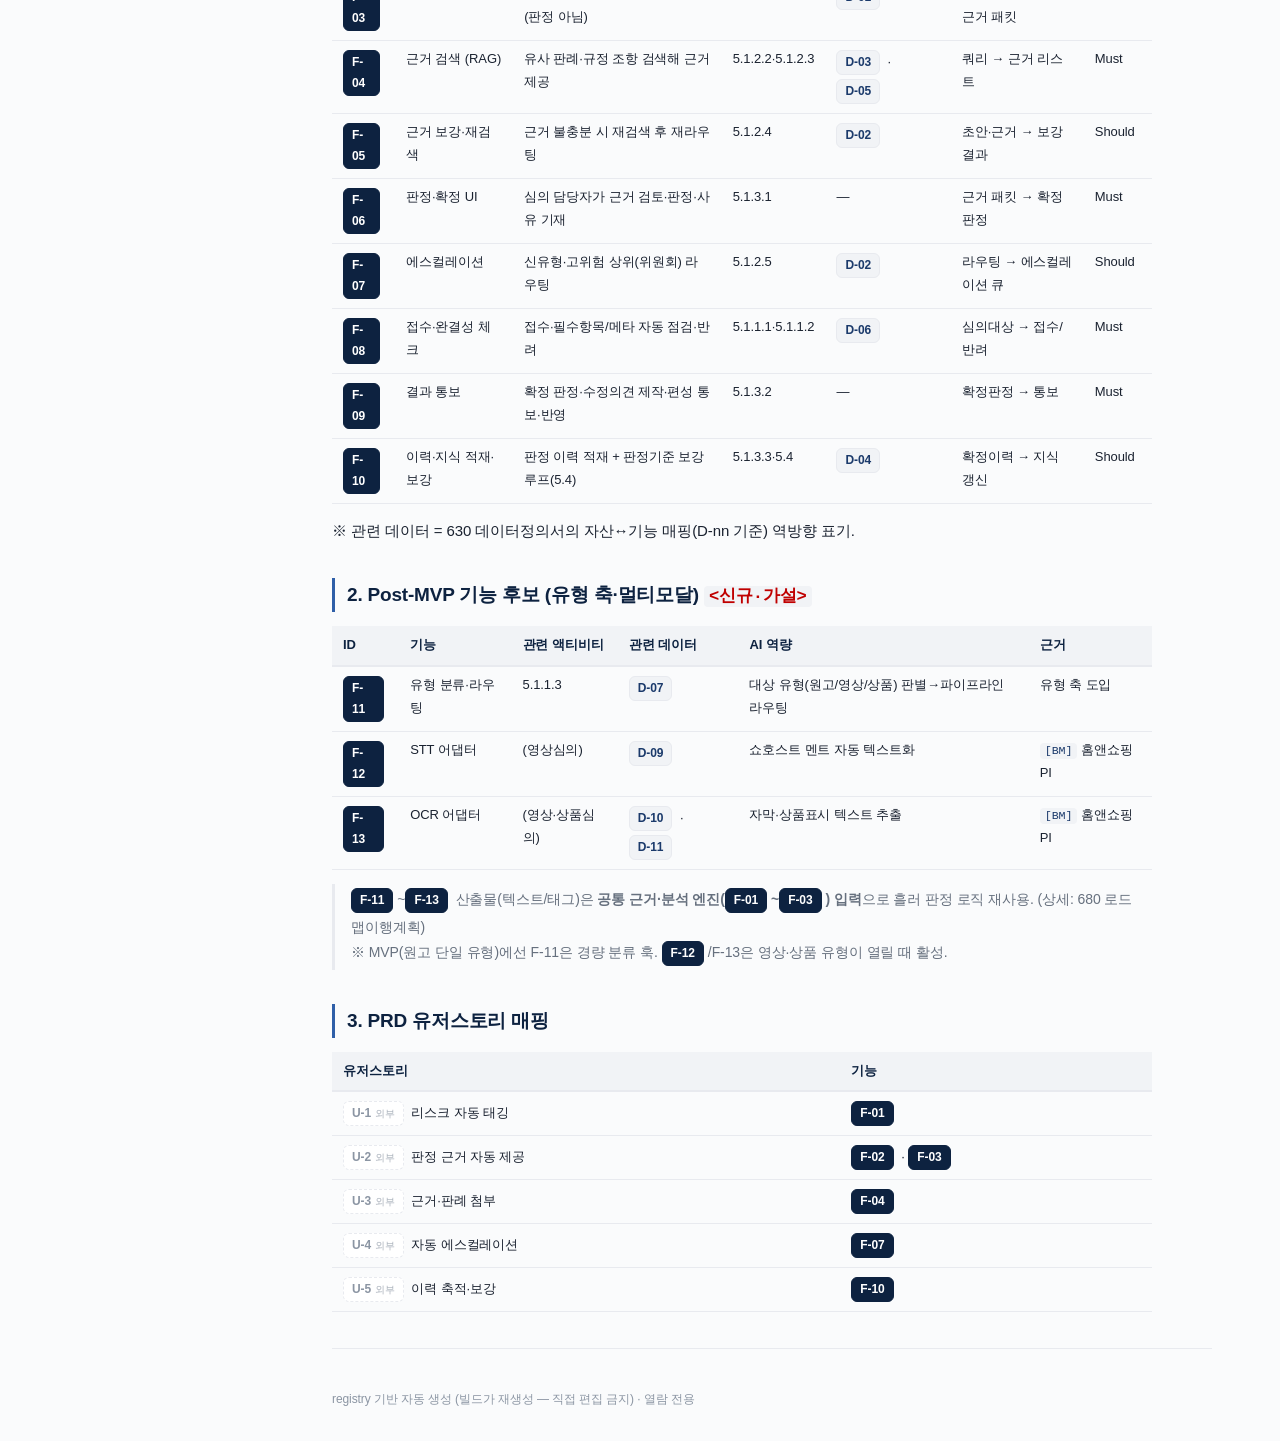
<file: portal/doc-620.html>
<!DOCTYPE html>
<html lang="ko"><head><meta charset="utf-8">
<meta name="viewport" content="width=device-width, initial-scale=1">
<meta name="robots" content="noindex, nofollow, noarchive">
<link rel="icon" href="data:image/svg+xml,<svg xmlns=%22http://www.w3.org/2000/svg%22 viewBox=%220 0 16 16%22><rect width=%2216%22 height=%2216%22 fill=%22%230D2240%22/></svg>">
<title>기능정의서 (심의 AI MVP) · NSHS 포털</title>
<link rel="stylesheet" href="style.css"></head>
<body>
<header><div class="hwrap"><a class="home" href="index.html">NS홈쇼핑 AI 심의 <span>산출물 포털</span></a>
<nav class="top"><a href="index.html">홈</a><a href="matrix.html">매트릭스</a><a href="../index.html">마스터 뷰어 ⧉</a><a href="master.pdf">PDF</a></nav></div></header>
<div class="shell">
<aside class="side"><a class="shome" href="index.html">⌂ 홈 · 검색</a><div class="sg"><div class="sh"><span class="sf">610</span>프로세스정의서</div><a class="sn" href="doc-5.1.html">5.1<small>v0.3</small></a><a class="sn" href="doc-5.1.1.html">5.1.1<small>v0.2</small></a><a class="sn" href="doc-5.1.2.html">5.1.2<small>v0.3</small></a><a class="sn" href="doc-5.1.3.html">5.1.3<small>v0.4</small></a></div><div class="sg"><div class="sh"><span class="sf">620</span>기능정의서</div><a class="sn on" href="doc-620.html">기능정의서<small>v0.4</small></a></div><div class="sg"><div class="sh"><span class="sf">630</span>데이터정의서</div><a class="sn" href="doc-630.html">데이터정의서<small>v0.5</small></a></div><div class="sg"><div class="sh"><span class="sf">640</span>화면설계서</div><a class="sn" href="doc-640.html">화면설계서<small>v0.5</small></a></div><div class="sg"><div class="sh"><span class="sf">650</span>R&R정의서</div><a class="sn" href="doc-650.html">R&amp;R정의서<small>v0.6</small></a></div><div class="sg"><div class="sh"><span class="sf">660</span>판정로직정의서</div><a class="sn" href="doc-660.html">판정로직정의서<small>v0.4</small></a></div><div class="sg"><div class="sh"><span class="sf">670</span>PI과제정의서</div><a class="sn" href="doc-670.html">PI과제정의서<small>v0.4</small></a></div><div class="sg"><div class="sh"><span class="sf">680</span>로드맵이행계획</div><a class="sn" href="doc-680.html">로드맵이행계획<small>v0.4</small></a></div><div class="sg"><div class="sh"><span class="sf">690</span>산출물마스터</div><a class="sn" href="matrix.html">추적 매트릭스</a><a class="sn" href="../index.html">마스터 뷰어 ⧉</a><a class="sn" href="master.pdf">PDF 제출본</a></div></aside>
<div class="maincol">
<nav class="crumb"><a href="index.html">홈</a> › <span>620 기능정의서</span> › <b>기능정의서 (심의 AI MVP)</b></nav>
<main>
<h1>기능정의서 (심의 AI MVP)</h1><div class="meta"><span class="badge id">DOC-620</span><span class="badge">620 기능정의서</span><span class="badge">범위 전체</span><span class="badge v">v0.4</span><span class="badge st">&lt;가설&gt;</span></div><h2 class="sec">연결 (registry 조인) <span class="secnote">펼쳐서 칩 클릭 = 정의 문서로 점프</span></h2><div class="links"><div class="prov"><span class="chip def" id="F-01">F-01</span><div class="provbody"><details><summary>문서 단위 연결 <b>42</b> <small>A 11 · R 9 · D 11 · T 5 · S 1 · U 5</small></summary><div class="cg"><b>A</b><span><a class="chip" href="doc-5.1.1.html#A-5.1.1.1">A-5.1.1.1</a><a class="chip" href="doc-5.1.1.html#A-5.1.1.2">A-5.1.1.2</a><a class="chip" href="doc-5.1.1.html#A-5.1.1.3">A-5.1.1.3</a><a class="chip" href="doc-5.1.2.html#A-5.1.2.1">A-5.1.2.1</a><a class="chip" href="doc-5.1.2.html#A-5.1.2.2">A-5.1.2.2</a><a class="chip" href="doc-5.1.2.html#A-5.1.2.3">A-5.1.2.3</a><a class="chip" href="doc-5.1.2.html#A-5.1.2.4">A-5.1.2.4</a><a class="chip" href="doc-5.1.2.html#A-5.1.2.5">A-5.1.2.5</a><a class="chip" href="doc-5.1.3.html#A-5.1.3.1">A-5.1.3.1</a><a class="chip" href="doc-5.1.3.html#A-5.1.3.2">A-5.1.3.2</a><a class="chip" href="doc-5.1.3.html#A-5.1.3.3">A-5.1.3.3</a></span></div><div class="cg"><b>R</b><span><a class="chip" href="doc-660.html#R-01">R-01</a><a class="chip" href="doc-660.html#R-02">R-02</a><a class="chip" href="doc-660.html#R-03">R-03</a><a class="chip" href="doc-660.html#R-04">R-04</a><a class="chip" href="doc-660.html#R-05">R-05</a><a class="chip" href="doc-660.html#R-06">R-06</a><a class="chip" href="doc-660.html#R-07">R-07</a><a class="chip" href="doc-660.html#R-08">R-08</a><a class="chip" href="doc-660.html#R-09">R-09</a></span></div><div class="cg"><b>D</b><span><a class="chip" href="doc-630.html#D-01">D-01</a><a class="chip" href="doc-630.html#D-02">D-02</a><a class="chip" href="doc-630.html#D-03">D-03</a><a class="chip" href="doc-630.html#D-04">D-04</a><a class="chip" href="doc-630.html#D-05">D-05</a><a class="chip" href="doc-630.html#D-06">D-06</a><a class="chip" href="doc-630.html#D-07">D-07</a><a class="chip" href="doc-630.html#D-08">D-08</a><a class="chip" href="doc-630.html#D-09">D-09</a><a class="chip" href="doc-630.html#D-10">D-10</a><a class="chip" href="doc-630.html#D-11">D-11</a></span></div><div class="cg"><b>T</b><span><a class="chip" href="doc-670.html#T-01">T-01</a><a class="chip" href="doc-670.html#T-02">T-02</a><a class="chip" href="doc-670.html#T-03">T-03</a><a class="chip" href="doc-670.html#T-04">T-04</a><a class="chip" href="doc-670.html#T-05">T-05</a></span></div><div class="cg"><b>S</b><span><a class="chip" href="doc-640.html#S-01">S-01</a></span></div><div class="cg"><b>U</b><span><span class="chip ext" title="외부: PRD 60 (개발트랙)">U-1<small>외부</small></span><span class="chip ext" title="외부: PRD 60 (개발트랙)">U-2<small>외부</small></span><span class="chip ext" title="외부: PRD 60 (개발트랙)">U-3<small>외부</small></span><span class="chip ext" title="외부: PRD 60 (개발트랙)">U-4<small>외부</small></span><span class="chip ext" title="외부: PRD 60 (개발트랙)">U-5<small>외부</small></span></span></div></details></div></div><div class="prov"><span class="chip def" id="F-02">F-02</span><div class="provbody"><details><summary>문서 단위 연결 <b>42</b> <small>A 11 · R 9 · D 11 · T 5 · S 1 · U 5</small></summary><div class="cg"><b>A</b><span><a class="chip" href="doc-5.1.1.html#A-5.1.1.1">A-5.1.1.1</a><a class="chip" href="doc-5.1.1.html#A-5.1.1.2">A-5.1.1.2</a><a class="chip" href="doc-5.1.1.html#A-5.1.1.3">A-5.1.1.3</a><a class="chip" href="doc-5.1.2.html#A-5.1.2.1">A-5.1.2.1</a><a class="chip" href="doc-5.1.2.html#A-5.1.2.2">A-5.1.2.2</a><a class="chip" href="doc-5.1.2.html#A-5.1.2.3">A-5.1.2.3</a><a class="chip" href="doc-5.1.2.html#A-5.1.2.4">A-5.1.2.4</a><a class="chip" href="doc-5.1.2.html#A-5.1.2.5">A-5.1.2.5</a><a class="chip" href="doc-5.1.3.html#A-5.1.3.1">A-5.1.3.1</a><a class="chip" href="doc-5.1.3.html#A-5.1.3.2">A-5.1.3.2</a><a class="chip" href="doc-5.1.3.html#A-5.1.3.3">A-5.1.3.3</a></span></div><div class="cg"><b>R</b><span><a class="chip" href="doc-660.html#R-01">R-01</a><a class="chip" href="doc-660.html#R-02">R-02</a><a class="chip" href="doc-660.html#R-03">R-03</a><a class="chip" href="doc-660.html#R-04">R-04</a><a class="chip" href="doc-660.html#R-05">R-05</a><a class="chip" href="doc-660.html#R-06">R-06</a><a class="chip" href="doc-660.html#R-07">R-07</a><a class="chip" href="doc-660.html#R-08">R-08</a><a class="chip" href="doc-660.html#R-09">R-09</a></span></div><div class="cg"><b>D</b><span><a class="chip" href="doc-630.html#D-01">D-01</a><a class="chip" href="doc-630.html#D-02">D-02</a><a class="chip" href="doc-630.html#D-03">D-03</a><a class="chip" href="doc-630.html#D-04">D-04</a><a class="chip" href="doc-630.html#D-05">D-05</a><a class="chip" href="doc-630.html#D-06">D-06</a><a class="chip" href="doc-630.html#D-07">D-07</a><a class="chip" href="doc-630.html#D-08">D-08</a><a class="chip" href="doc-630.html#D-09">D-09</a><a class="chip" href="doc-630.html#D-10">D-10</a><a class="chip" href="doc-630.html#D-11">D-11</a></span></div><div class="cg"><b>T</b><span><a class="chip" href="doc-670.html#T-01">T-01</a><a class="chip" href="doc-670.html#T-02">T-02</a><a class="chip" href="doc-670.html#T-03">T-03</a><a class="chip" href="doc-670.html#T-04">T-04</a><a class="chip" href="doc-670.html#T-05">T-05</a></span></div><div class="cg"><b>S</b><span><a class="chip" href="doc-640.html#S-01">S-01</a></span></div><div class="cg"><b>U</b><span><span class="chip ext" title="외부: PRD 60 (개발트랙)">U-1<small>외부</small></span><span class="chip ext" title="외부: PRD 60 (개발트랙)">U-2<small>외부</small></span><span class="chip ext" title="외부: PRD 60 (개발트랙)">U-3<small>외부</small></span><span class="chip ext" title="외부: PRD 60 (개발트랙)">U-4<small>외부</small></span><span class="chip ext" title="외부: PRD 60 (개발트랙)">U-5<small>외부</small></span></span></div></details></div></div><div class="prov"><span class="chip def" id="F-03">F-03</span><div class="provbody"><details><summary>문서 단위 연결 <b>42</b> <small>A 11 · R 9 · D 11 · T 5 · S 1 · U 5</small></summary><div class="cg"><b>A</b><span><a class="chip" href="doc-5.1.1.html#A-5.1.1.1">A-5.1.1.1</a><a class="chip" href="doc-5.1.1.html#A-5.1.1.2">A-5.1.1.2</a><a class="chip" href="doc-5.1.1.html#A-5.1.1.3">A-5.1.1.3</a><a class="chip" href="doc-5.1.2.html#A-5.1.2.1">A-5.1.2.1</a><a class="chip" href="doc-5.1.2.html#A-5.1.2.2">A-5.1.2.2</a><a class="chip" href="doc-5.1.2.html#A-5.1.2.3">A-5.1.2.3</a><a class="chip" href="doc-5.1.2.html#A-5.1.2.4">A-5.1.2.4</a><a class="chip" href="doc-5.1.2.html#A-5.1.2.5">A-5.1.2.5</a><a class="chip" href="doc-5.1.3.html#A-5.1.3.1">A-5.1.3.1</a><a class="chip" href="doc-5.1.3.html#A-5.1.3.2">A-5.1.3.2</a><a class="chip" href="doc-5.1.3.html#A-5.1.3.3">A-5.1.3.3</a></span></div><div class="cg"><b>R</b><span><a class="chip" href="doc-660.html#R-01">R-01</a><a class="chip" href="doc-660.html#R-02">R-02</a><a class="chip" href="doc-660.html#R-03">R-03</a><a class="chip" href="doc-660.html#R-04">R-04</a><a class="chip" href="doc-660.html#R-05">R-05</a><a class="chip" href="doc-660.html#R-06">R-06</a><a class="chip" href="doc-660.html#R-07">R-07</a><a class="chip" href="doc-660.html#R-08">R-08</a><a class="chip" href="doc-660.html#R-09">R-09</a></span></div><div class="cg"><b>D</b><span><a class="chip" href="doc-630.html#D-01">D-01</a><a class="chip" href="doc-630.html#D-02">D-02</a><a class="chip" href="doc-630.html#D-03">D-03</a><a class="chip" href="doc-630.html#D-04">D-04</a><a class="chip" href="doc-630.html#D-05">D-05</a><a class="chip" href="doc-630.html#D-06">D-06</a><a class="chip" href="doc-630.html#D-07">D-07</a><a class="chip" href="doc-630.html#D-08">D-08</a><a class="chip" href="doc-630.html#D-09">D-09</a><a class="chip" href="doc-630.html#D-10">D-10</a><a class="chip" href="doc-630.html#D-11">D-11</a></span></div><div class="cg"><b>T</b><span><a class="chip" href="doc-670.html#T-01">T-01</a><a class="chip" href="doc-670.html#T-02">T-02</a><a class="chip" href="doc-670.html#T-03">T-03</a><a class="chip" href="doc-670.html#T-04">T-04</a><a class="chip" href="doc-670.html#T-05">T-05</a></span></div><div class="cg"><b>S</b><span><a class="chip" href="doc-640.html#S-01">S-01</a></span></div><div class="cg"><b>U</b><span><span class="chip ext" title="외부: PRD 60 (개발트랙)">U-1<small>외부</small></span><span class="chip ext" title="외부: PRD 60 (개발트랙)">U-2<small>외부</small></span><span class="chip ext" title="외부: PRD 60 (개발트랙)">U-3<small>외부</small></span><span class="chip ext" title="외부: PRD 60 (개발트랙)">U-4<small>외부</small></span><span class="chip ext" title="외부: PRD 60 (개발트랙)">U-5<small>외부</small></span></span></div></details></div></div><div class="prov"><span class="chip def" id="F-04">F-04</span><div class="provbody"><details><summary>문서 단위 연결 <b>42</b> <small>A 11 · R 9 · D 11 · T 5 · S 1 · U 5</small></summary><div class="cg"><b>A</b><span><a class="chip" href="doc-5.1.1.html#A-5.1.1.1">A-5.1.1.1</a><a class="chip" href="doc-5.1.1.html#A-5.1.1.2">A-5.1.1.2</a><a class="chip" href="doc-5.1.1.html#A-5.1.1.3">A-5.1.1.3</a><a class="chip" href="doc-5.1.2.html#A-5.1.2.1">A-5.1.2.1</a><a class="chip" href="doc-5.1.2.html#A-5.1.2.2">A-5.1.2.2</a><a class="chip" href="doc-5.1.2.html#A-5.1.2.3">A-5.1.2.3</a><a class="chip" href="doc-5.1.2.html#A-5.1.2.4">A-5.1.2.4</a><a class="chip" href="doc-5.1.2.html#A-5.1.2.5">A-5.1.2.5</a><a class="chip" href="doc-5.1.3.html#A-5.1.3.1">A-5.1.3.1</a><a class="chip" href="doc-5.1.3.html#A-5.1.3.2">A-5.1.3.2</a><a class="chip" href="doc-5.1.3.html#A-5.1.3.3">A-5.1.3.3</a></span></div><div class="cg"><b>R</b><span><a class="chip" href="doc-660.html#R-01">R-01</a><a class="chip" href="doc-660.html#R-02">R-02</a><a class="chip" href="doc-660.html#R-03">R-03</a><a class="chip" href="doc-660.html#R-04">R-04</a><a class="chip" href="doc-660.html#R-05">R-05</a><a class="chip" href="doc-660.html#R-06">R-06</a><a class="chip" href="doc-660.html#R-07">R-07</a><a class="chip" href="doc-660.html#R-08">R-08</a><a class="chip" href="doc-660.html#R-09">R-09</a></span></div><div class="cg"><b>D</b><span><a class="chip" href="doc-630.html#D-01">D-01</a><a class="chip" href="doc-630.html#D-02">D-02</a><a class="chip" href="doc-630.html#D-03">D-03</a><a class="chip" href="doc-630.html#D-04">D-04</a><a class="chip" href="doc-630.html#D-05">D-05</a><a class="chip" href="doc-630.html#D-06">D-06</a><a class="chip" href="doc-630.html#D-07">D-07</a><a class="chip" href="doc-630.html#D-08">D-08</a><a class="chip" href="doc-630.html#D-09">D-09</a><a class="chip" href="doc-630.html#D-10">D-10</a><a class="chip" href="doc-630.html#D-11">D-11</a></span></div><div class="cg"><b>T</b><span><a class="chip" href="doc-670.html#T-01">T-01</a><a class="chip" href="doc-670.html#T-02">T-02</a><a class="chip" href="doc-670.html#T-03">T-03</a><a class="chip" href="doc-670.html#T-04">T-04</a><a class="chip" href="doc-670.html#T-05">T-05</a></span></div><div class="cg"><b>S</b><span><a class="chip" href="doc-640.html#S-01">S-01</a></span></div><div class="cg"><b>U</b><span><span class="chip ext" title="외부: PRD 60 (개발트랙)">U-1<small>외부</small></span><span class="chip ext" title="외부: PRD 60 (개발트랙)">U-2<small>외부</small></span><span class="chip ext" title="외부: PRD 60 (개발트랙)">U-3<small>외부</small></span><span class="chip ext" title="외부: PRD 60 (개발트랙)">U-4<small>외부</small></span><span class="chip ext" title="외부: PRD 60 (개발트랙)">U-5<small>외부</small></span></span></div></details></div></div><div class="prov"><span class="chip def" id="F-05">F-05</span><div class="provbody"><details><summary>문서 단위 연결 <b>41</b> <small>A 11 · R 9 · D 11 · T 5 · U 5</small></summary><div class="cg"><b>A</b><span><a class="chip" href="doc-5.1.1.html#A-5.1.1.1">A-5.1.1.1</a><a class="chip" href="doc-5.1.1.html#A-5.1.1.2">A-5.1.1.2</a><a class="chip" href="doc-5.1.1.html#A-5.1.1.3">A-5.1.1.3</a><a class="chip" href="doc-5.1.2.html#A-5.1.2.1">A-5.1.2.1</a><a class="chip" href="doc-5.1.2.html#A-5.1.2.2">A-5.1.2.2</a><a class="chip" href="doc-5.1.2.html#A-5.1.2.3">A-5.1.2.3</a><a class="chip" href="doc-5.1.2.html#A-5.1.2.4">A-5.1.2.4</a><a class="chip" href="doc-5.1.2.html#A-5.1.2.5">A-5.1.2.5</a><a class="chip" href="doc-5.1.3.html#A-5.1.3.1">A-5.1.3.1</a><a class="chip" href="doc-5.1.3.html#A-5.1.3.2">A-5.1.3.2</a><a class="chip" href="doc-5.1.3.html#A-5.1.3.3">A-5.1.3.3</a></span></div><div class="cg"><b>R</b><span><a class="chip" href="doc-660.html#R-01">R-01</a><a class="chip" href="doc-660.html#R-02">R-02</a><a class="chip" href="doc-660.html#R-03">R-03</a><a class="chip" href="doc-660.html#R-04">R-04</a><a class="chip" href="doc-660.html#R-05">R-05</a><a class="chip" href="doc-660.html#R-06">R-06</a><a class="chip" href="doc-660.html#R-07">R-07</a><a class="chip" href="doc-660.html#R-08">R-08</a><a class="chip" href="doc-660.html#R-09">R-09</a></span></div><div class="cg"><b>D</b><span><a class="chip" href="doc-630.html#D-01">D-01</a><a class="chip" href="doc-630.html#D-02">D-02</a><a class="chip" href="doc-630.html#D-03">D-03</a><a class="chip" href="doc-630.html#D-04">D-04</a><a class="chip" href="doc-630.html#D-05">D-05</a><a class="chip" href="doc-630.html#D-06">D-06</a><a class="chip" href="doc-630.html#D-07">D-07</a><a class="chip" href="doc-630.html#D-08">D-08</a><a class="chip" href="doc-630.html#D-09">D-09</a><a class="chip" href="doc-630.html#D-10">D-10</a><a class="chip" href="doc-630.html#D-11">D-11</a></span></div><div class="cg"><b>T</b><span><a class="chip" href="doc-670.html#T-01">T-01</a><a class="chip" href="doc-670.html#T-02">T-02</a><a class="chip" href="doc-670.html#T-03">T-03</a><a class="chip" href="doc-670.html#T-04">T-04</a><a class="chip" href="doc-670.html#T-05">T-05</a></span></div><div class="cg"><b>U</b><span><span class="chip ext" title="외부: PRD 60 (개발트랙)">U-1<small>외부</small></span><span class="chip ext" title="외부: PRD 60 (개발트랙)">U-2<small>외부</small></span><span class="chip ext" title="외부: PRD 60 (개발트랙)">U-3<small>외부</small></span><span class="chip ext" title="외부: PRD 60 (개발트랙)">U-4<small>외부</small></span><span class="chip ext" title="외부: PRD 60 (개발트랙)">U-5<small>외부</small></span></span></div></details></div></div><div class="prov"><span class="chip def" id="F-06">F-06</span><div class="provbody"><details><summary>문서 단위 연결 <b>42</b> <small>A 11 · R 9 · D 11 · T 5 · S 1 · U 5</small></summary><div class="cg"><b>A</b><span><a class="chip" href="doc-5.1.1.html#A-5.1.1.1">A-5.1.1.1</a><a class="chip" href="doc-5.1.1.html#A-5.1.1.2">A-5.1.1.2</a><a class="chip" href="doc-5.1.1.html#A-5.1.1.3">A-5.1.1.3</a><a class="chip" href="doc-5.1.2.html#A-5.1.2.1">A-5.1.2.1</a><a class="chip" href="doc-5.1.2.html#A-5.1.2.2">A-5.1.2.2</a><a class="chip" href="doc-5.1.2.html#A-5.1.2.3">A-5.1.2.3</a><a class="chip" href="doc-5.1.2.html#A-5.1.2.4">A-5.1.2.4</a><a class="chip" href="doc-5.1.2.html#A-5.1.2.5">A-5.1.2.5</a><a class="chip" href="doc-5.1.3.html#A-5.1.3.1">A-5.1.3.1</a><a class="chip" href="doc-5.1.3.html#A-5.1.3.2">A-5.1.3.2</a><a class="chip" href="doc-5.1.3.html#A-5.1.3.3">A-5.1.3.3</a></span></div><div class="cg"><b>R</b><span><a class="chip" href="doc-660.html#R-01">R-01</a><a class="chip" href="doc-660.html#R-02">R-02</a><a class="chip" href="doc-660.html#R-03">R-03</a><a class="chip" href="doc-660.html#R-04">R-04</a><a class="chip" href="doc-660.html#R-05">R-05</a><a class="chip" href="doc-660.html#R-06">R-06</a><a class="chip" href="doc-660.html#R-07">R-07</a><a class="chip" href="doc-660.html#R-08">R-08</a><a class="chip" href="doc-660.html#R-09">R-09</a></span></div><div class="cg"><b>D</b><span><a class="chip" href="doc-630.html#D-01">D-01</a><a class="chip" href="doc-630.html#D-02">D-02</a><a class="chip" href="doc-630.html#D-03">D-03</a><a class="chip" href="doc-630.html#D-04">D-04</a><a class="chip" href="doc-630.html#D-05">D-05</a><a class="chip" href="doc-630.html#D-06">D-06</a><a class="chip" href="doc-630.html#D-07">D-07</a><a class="chip" href="doc-630.html#D-08">D-08</a><a class="chip" href="doc-630.html#D-09">D-09</a><a class="chip" href="doc-630.html#D-10">D-10</a><a class="chip" href="doc-630.html#D-11">D-11</a></span></div><div class="cg"><b>T</b><span><a class="chip" href="doc-670.html#T-01">T-01</a><a class="chip" href="doc-670.html#T-02">T-02</a><a class="chip" href="doc-670.html#T-03">T-03</a><a class="chip" href="doc-670.html#T-04">T-04</a><a class="chip" href="doc-670.html#T-05">T-05</a></span></div><div class="cg"><b>S</b><span><a class="chip" href="doc-640.html#S-01">S-01</a></span></div><div class="cg"><b>U</b><span><span class="chip ext" title="외부: PRD 60 (개발트랙)">U-1<small>외부</small></span><span class="chip ext" title="외부: PRD 60 (개발트랙)">U-2<small>외부</small></span><span class="chip ext" title="외부: PRD 60 (개발트랙)">U-3<small>외부</small></span><span class="chip ext" title="외부: PRD 60 (개발트랙)">U-4<small>외부</small></span><span class="chip ext" title="외부: PRD 60 (개발트랙)">U-5<small>외부</small></span></span></div></details></div></div><div class="prov"><span class="chip def" id="F-07">F-07</span><div class="provbody"><details><summary>문서 단위 연결 <b>42</b> <small>A 11 · R 9 · D 11 · T 5 · S 1 · U 5</small></summary><div class="cg"><b>A</b><span><a class="chip" href="doc-5.1.1.html#A-5.1.1.1">A-5.1.1.1</a><a class="chip" href="doc-5.1.1.html#A-5.1.1.2">A-5.1.1.2</a><a class="chip" href="doc-5.1.1.html#A-5.1.1.3">A-5.1.1.3</a><a class="chip" href="doc-5.1.2.html#A-5.1.2.1">A-5.1.2.1</a><a class="chip" href="doc-5.1.2.html#A-5.1.2.2">A-5.1.2.2</a><a class="chip" href="doc-5.1.2.html#A-5.1.2.3">A-5.1.2.3</a><a class="chip" href="doc-5.1.2.html#A-5.1.2.4">A-5.1.2.4</a><a class="chip" href="doc-5.1.2.html#A-5.1.2.5">A-5.1.2.5</a><a class="chip" href="doc-5.1.3.html#A-5.1.3.1">A-5.1.3.1</a><a class="chip" href="doc-5.1.3.html#A-5.1.3.2">A-5.1.3.2</a><a class="chip" href="doc-5.1.3.html#A-5.1.3.3">A-5.1.3.3</a></span></div><div class="cg"><b>R</b><span><a class="chip" href="doc-660.html#R-01">R-01</a><a class="chip" href="doc-660.html#R-02">R-02</a><a class="chip" href="doc-660.html#R-03">R-03</a><a class="chip" href="doc-660.html#R-04">R-04</a><a class="chip" href="doc-660.html#R-05">R-05</a><a class="chip" href="doc-660.html#R-06">R-06</a><a class="chip" href="doc-660.html#R-07">R-07</a><a class="chip" href="doc-660.html#R-08">R-08</a><a class="chip" href="doc-660.html#R-09">R-09</a></span></div><div class="cg"><b>D</b><span><a class="chip" href="doc-630.html#D-01">D-01</a><a class="chip" href="doc-630.html#D-02">D-02</a><a class="chip" href="doc-630.html#D-03">D-03</a><a class="chip" href="doc-630.html#D-04">D-04</a><a class="chip" href="doc-630.html#D-05">D-05</a><a class="chip" href="doc-630.html#D-06">D-06</a><a class="chip" href="doc-630.html#D-07">D-07</a><a class="chip" href="doc-630.html#D-08">D-08</a><a class="chip" href="doc-630.html#D-09">D-09</a><a class="chip" href="doc-630.html#D-10">D-10</a><a class="chip" href="doc-630.html#D-11">D-11</a></span></div><div class="cg"><b>T</b><span><a class="chip" href="doc-670.html#T-01">T-01</a><a class="chip" href="doc-670.html#T-02">T-02</a><a class="chip" href="doc-670.html#T-03">T-03</a><a class="chip" href="doc-670.html#T-04">T-04</a><a class="chip" href="doc-670.html#T-05">T-05</a></span></div><div class="cg"><b>S</b><span><a class="chip" href="doc-640.html#S-01">S-01</a></span></div><div class="cg"><b>U</b><span><span class="chip ext" title="외부: PRD 60 (개발트랙)">U-1<small>외부</small></span><span class="chip ext" title="외부: PRD 60 (개발트랙)">U-2<small>외부</small></span><span class="chip ext" title="외부: PRD 60 (개발트랙)">U-3<small>외부</small></span><span class="chip ext" title="외부: PRD 60 (개발트랙)">U-4<small>외부</small></span><span class="chip ext" title="외부: PRD 60 (개발트랙)">U-5<small>외부</small></span></span></div></details></div></div><div class="prov"><span class="chip def" id="F-08">F-08</span><div class="provbody"><details><summary>문서 단위 연결 <b>42</b> <small>A 11 · R 9 · D 11 · T 5 · S 1 · U 5</small></summary><div class="cg"><b>A</b><span><a class="chip" href="doc-5.1.1.html#A-5.1.1.1">A-5.1.1.1</a><a class="chip" href="doc-5.1.1.html#A-5.1.1.2">A-5.1.1.2</a><a class="chip" href="doc-5.1.1.html#A-5.1.1.3">A-5.1.1.3</a><a class="chip" href="doc-5.1.2.html#A-5.1.2.1">A-5.1.2.1</a><a class="chip" href="doc-5.1.2.html#A-5.1.2.2">A-5.1.2.2</a><a class="chip" href="doc-5.1.2.html#A-5.1.2.3">A-5.1.2.3</a><a class="chip" href="doc-5.1.2.html#A-5.1.2.4">A-5.1.2.4</a><a class="chip" href="doc-5.1.2.html#A-5.1.2.5">A-5.1.2.5</a><a class="chip" href="doc-5.1.3.html#A-5.1.3.1">A-5.1.3.1</a><a class="chip" href="doc-5.1.3.html#A-5.1.3.2">A-5.1.3.2</a><a class="chip" href="doc-5.1.3.html#A-5.1.3.3">A-5.1.3.3</a></span></div><div class="cg"><b>R</b><span><a class="chip" href="doc-660.html#R-01">R-01</a><a class="chip" href="doc-660.html#R-02">R-02</a><a class="chip" href="doc-660.html#R-03">R-03</a><a class="chip" href="doc-660.html#R-04">R-04</a><a class="chip" href="doc-660.html#R-05">R-05</a><a class="chip" href="doc-660.html#R-06">R-06</a><a class="chip" href="doc-660.html#R-07">R-07</a><a class="chip" href="doc-660.html#R-08">R-08</a><a class="chip" href="doc-660.html#R-09">R-09</a></span></div><div class="cg"><b>D</b><span><a class="chip" href="doc-630.html#D-01">D-01</a><a class="chip" href="doc-630.html#D-02">D-02</a><a class="chip" href="doc-630.html#D-03">D-03</a><a class="chip" href="doc-630.html#D-04">D-04</a><a class="chip" href="doc-630.html#D-05">D-05</a><a class="chip" href="doc-630.html#D-06">D-06</a><a class="chip" href="doc-630.html#D-07">D-07</a><a class="chip" href="doc-630.html#D-08">D-08</a><a class="chip" href="doc-630.html#D-09">D-09</a><a class="chip" href="doc-630.html#D-10">D-10</a><a class="chip" href="doc-630.html#D-11">D-11</a></span></div><div class="cg"><b>T</b><span><a class="chip" href="doc-670.html#T-01">T-01</a><a class="chip" href="doc-670.html#T-02">T-02</a><a class="chip" href="doc-670.html#T-03">T-03</a><a class="chip" href="doc-670.html#T-04">T-04</a><a class="chip" href="doc-670.html#T-05">T-05</a></span></div><div class="cg"><b>S</b><span><a class="chip" href="doc-640.html#S-01">S-01</a></span></div><div class="cg"><b>U</b><span><span class="chip ext" title="외부: PRD 60 (개발트랙)">U-1<small>외부</small></span><span class="chip ext" title="외부: PRD 60 (개발트랙)">U-2<small>외부</small></span><span class="chip ext" title="외부: PRD 60 (개발트랙)">U-3<small>외부</small></span><span class="chip ext" title="외부: PRD 60 (개발트랙)">U-4<small>외부</small></span><span class="chip ext" title="외부: PRD 60 (개발트랙)">U-5<small>외부</small></span></span></div></details></div></div><div class="prov"><span class="chip def" id="F-09">F-09</span><div class="provbody"><details><summary>문서 단위 연결 <b>41</b> <small>A 11 · R 9 · D 11 · T 5 · U 5</small></summary><div class="cg"><b>A</b><span><a class="chip" href="doc-5.1.1.html#A-5.1.1.1">A-5.1.1.1</a><a class="chip" href="doc-5.1.1.html#A-5.1.1.2">A-5.1.1.2</a><a class="chip" href="doc-5.1.1.html#A-5.1.1.3">A-5.1.1.3</a><a class="chip" href="doc-5.1.2.html#A-5.1.2.1">A-5.1.2.1</a><a class="chip" href="doc-5.1.2.html#A-5.1.2.2">A-5.1.2.2</a><a class="chip" href="doc-5.1.2.html#A-5.1.2.3">A-5.1.2.3</a><a class="chip" href="doc-5.1.2.html#A-5.1.2.4">A-5.1.2.4</a><a class="chip" href="doc-5.1.2.html#A-5.1.2.5">A-5.1.2.5</a><a class="chip" href="doc-5.1.3.html#A-5.1.3.1">A-5.1.3.1</a><a class="chip" href="doc-5.1.3.html#A-5.1.3.2">A-5.1.3.2</a><a class="chip" href="doc-5.1.3.html#A-5.1.3.3">A-5.1.3.3</a></span></div><div class="cg"><b>R</b><span><a class="chip" href="doc-660.html#R-01">R-01</a><a class="chip" href="doc-660.html#R-02">R-02</a><a class="chip" href="doc-660.html#R-03">R-03</a><a class="chip" href="doc-660.html#R-04">R-04</a><a class="chip" href="doc-660.html#R-05">R-05</a><a class="chip" href="doc-660.html#R-06">R-06</a><a class="chip" href="doc-660.html#R-07">R-07</a><a class="chip" href="doc-660.html#R-08">R-08</a><a class="chip" href="doc-660.html#R-09">R-09</a></span></div><div class="cg"><b>D</b><span><a class="chip" href="doc-630.html#D-01">D-01</a><a class="chip" href="doc-630.html#D-02">D-02</a><a class="chip" href="doc-630.html#D-03">D-03</a><a class="chip" href="doc-630.html#D-04">D-04</a><a class="chip" href="doc-630.html#D-05">D-05</a><a class="chip" href="doc-630.html#D-06">D-06</a><a class="chip" href="doc-630.html#D-07">D-07</a><a class="chip" href="doc-630.html#D-08">D-08</a><a class="chip" href="doc-630.html#D-09">D-09</a><a class="chip" href="doc-630.html#D-10">D-10</a><a class="chip" href="doc-630.html#D-11">D-11</a></span></div><div class="cg"><b>T</b><span><a class="chip" href="doc-670.html#T-01">T-01</a><a class="chip" href="doc-670.html#T-02">T-02</a><a class="chip" href="doc-670.html#T-03">T-03</a><a class="chip" href="doc-670.html#T-04">T-04</a><a class="chip" href="doc-670.html#T-05">T-05</a></span></div><div class="cg"><b>U</b><span><span class="chip ext" title="외부: PRD 60 (개발트랙)">U-1<small>외부</small></span><span class="chip ext" title="외부: PRD 60 (개발트랙)">U-2<small>외부</small></span><span class="chip ext" title="외부: PRD 60 (개발트랙)">U-3<small>외부</small></span><span class="chip ext" title="외부: PRD 60 (개발트랙)">U-4<small>외부</small></span><span class="chip ext" title="외부: PRD 60 (개발트랙)">U-5<small>외부</small></span></span></div></details></div></div><div class="prov"><span class="chip def" id="F-10">F-10</span><div class="provbody"><details><summary>문서 단위 연결 <b>41</b> <small>A 11 · R 9 · D 11 · T 5 · U 5</small></summary><div class="cg"><b>A</b><span><a class="chip" href="doc-5.1.1.html#A-5.1.1.1">A-5.1.1.1</a><a class="chip" href="doc-5.1.1.html#A-5.1.1.2">A-5.1.1.2</a><a class="chip" href="doc-5.1.1.html#A-5.1.1.3">A-5.1.1.3</a><a class="chip" href="doc-5.1.2.html#A-5.1.2.1">A-5.1.2.1</a><a class="chip" href="doc-5.1.2.html#A-5.1.2.2">A-5.1.2.2</a><a class="chip" href="doc-5.1.2.html#A-5.1.2.3">A-5.1.2.3</a><a class="chip" href="doc-5.1.2.html#A-5.1.2.4">A-5.1.2.4</a><a class="chip" href="doc-5.1.2.html#A-5.1.2.5">A-5.1.2.5</a><a class="chip" href="doc-5.1.3.html#A-5.1.3.1">A-5.1.3.1</a><a class="chip" href="doc-5.1.3.html#A-5.1.3.2">A-5.1.3.2</a><a class="chip" href="doc-5.1.3.html#A-5.1.3.3">A-5.1.3.3</a></span></div><div class="cg"><b>R</b><span><a class="chip" href="doc-660.html#R-01">R-01</a><a class="chip" href="doc-660.html#R-02">R-02</a><a class="chip" href="doc-660.html#R-03">R-03</a><a class="chip" href="doc-660.html#R-04">R-04</a><a class="chip" href="doc-660.html#R-05">R-05</a><a class="chip" href="doc-660.html#R-06">R-06</a><a class="chip" href="doc-660.html#R-07">R-07</a><a class="chip" href="doc-660.html#R-08">R-08</a><a class="chip" href="doc-660.html#R-09">R-09</a></span></div><div class="cg"><b>D</b><span><a class="chip" href="doc-630.html#D-01">D-01</a><a class="chip" href="doc-630.html#D-02">D-02</a><a class="chip" href="doc-630.html#D-03">D-03</a><a class="chip" href="doc-630.html#D-04">D-04</a><a class="chip" href="doc-630.html#D-05">D-05</a><a class="chip" href="doc-630.html#D-06">D-06</a><a class="chip" href="doc-630.html#D-07">D-07</a><a class="chip" href="doc-630.html#D-08">D-08</a><a class="chip" href="doc-630.html#D-09">D-09</a><a class="chip" href="doc-630.html#D-10">D-10</a><a class="chip" href="doc-630.html#D-11">D-11</a></span></div><div class="cg"><b>T</b><span><a class="chip" href="doc-670.html#T-01">T-01</a><a class="chip" href="doc-670.html#T-02">T-02</a><a class="chip" href="doc-670.html#T-03">T-03</a><a class="chip" href="doc-670.html#T-04">T-04</a><a class="chip" href="doc-670.html#T-05">T-05</a></span></div><div class="cg"><b>U</b><span><span class="chip ext" title="외부: PRD 60 (개발트랙)">U-1<small>외부</small></span><span class="chip ext" title="외부: PRD 60 (개발트랙)">U-2<small>외부</small></span><span class="chip ext" title="외부: PRD 60 (개발트랙)">U-3<small>외부</small></span><span class="chip ext" title="외부: PRD 60 (개발트랙)">U-4<small>외부</small></span><span class="chip ext" title="외부: PRD 60 (개발트랙)">U-5<small>외부</small></span></span></div></details></div></div><div class="prov"><span class="chip def" id="F-11">F-11</span><div class="provbody"><details><summary>문서 단위 연결 <b>42</b> <small>A 11 · R 9 · D 11 · T 5 · S 1 · U 5</small></summary><div class="cg"><b>A</b><span><a class="chip" href="doc-5.1.1.html#A-5.1.1.1">A-5.1.1.1</a><a class="chip" href="doc-5.1.1.html#A-5.1.1.2">A-5.1.1.2</a><a class="chip" href="doc-5.1.1.html#A-5.1.1.3">A-5.1.1.3</a><a class="chip" href="doc-5.1.2.html#A-5.1.2.1">A-5.1.2.1</a><a class="chip" href="doc-5.1.2.html#A-5.1.2.2">A-5.1.2.2</a><a class="chip" href="doc-5.1.2.html#A-5.1.2.3">A-5.1.2.3</a><a class="chip" href="doc-5.1.2.html#A-5.1.2.4">A-5.1.2.4</a><a class="chip" href="doc-5.1.2.html#A-5.1.2.5">A-5.1.2.5</a><a class="chip" href="doc-5.1.3.html#A-5.1.3.1">A-5.1.3.1</a><a class="chip" href="doc-5.1.3.html#A-5.1.3.2">A-5.1.3.2</a><a class="chip" href="doc-5.1.3.html#A-5.1.3.3">A-5.1.3.3</a></span></div><div class="cg"><b>R</b><span><a class="chip" href="doc-660.html#R-01">R-01</a><a class="chip" href="doc-660.html#R-02">R-02</a><a class="chip" href="doc-660.html#R-03">R-03</a><a class="chip" href="doc-660.html#R-04">R-04</a><a class="chip" href="doc-660.html#R-05">R-05</a><a class="chip" href="doc-660.html#R-06">R-06</a><a class="chip" href="doc-660.html#R-07">R-07</a><a class="chip" href="doc-660.html#R-08">R-08</a><a class="chip" href="doc-660.html#R-09">R-09</a></span></div><div class="cg"><b>D</b><span><a class="chip" href="doc-630.html#D-01">D-01</a><a class="chip" href="doc-630.html#D-02">D-02</a><a class="chip" href="doc-630.html#D-03">D-03</a><a class="chip" href="doc-630.html#D-04">D-04</a><a class="chip" href="doc-630.html#D-05">D-05</a><a class="chip" href="doc-630.html#D-06">D-06</a><a class="chip" href="doc-630.html#D-07">D-07</a><a class="chip" href="doc-630.html#D-08">D-08</a><a class="chip" href="doc-630.html#D-09">D-09</a><a class="chip" href="doc-630.html#D-10">D-10</a><a class="chip" href="doc-630.html#D-11">D-11</a></span></div><div class="cg"><b>T</b><span><a class="chip" href="doc-670.html#T-01">T-01</a><a class="chip" href="doc-670.html#T-02">T-02</a><a class="chip" href="doc-670.html#T-03">T-03</a><a class="chip" href="doc-670.html#T-04">T-04</a><a class="chip" href="doc-670.html#T-05">T-05</a></span></div><div class="cg"><b>S</b><span><a class="chip" href="doc-640.html#S-01">S-01</a></span></div><div class="cg"><b>U</b><span><span class="chip ext" title="외부: PRD 60 (개발트랙)">U-1<small>외부</small></span><span class="chip ext" title="외부: PRD 60 (개발트랙)">U-2<small>외부</small></span><span class="chip ext" title="외부: PRD 60 (개발트랙)">U-3<small>외부</small></span><span class="chip ext" title="외부: PRD 60 (개발트랙)">U-4<small>외부</small></span><span class="chip ext" title="외부: PRD 60 (개발트랙)">U-5<small>외부</small></span></span></div></details></div></div><div class="prov"><span class="chip def" id="F-12">F-12</span><div class="provbody"><details><summary>문서 단위 연결 <b>42</b> <small>A 11 · R 9 · D 11 · T 5 · S 1 · U 5</small></summary><div class="cg"><b>A</b><span><a class="chip" href="doc-5.1.1.html#A-5.1.1.1">A-5.1.1.1</a><a class="chip" href="doc-5.1.1.html#A-5.1.1.2">A-5.1.1.2</a><a class="chip" href="doc-5.1.1.html#A-5.1.1.3">A-5.1.1.3</a><a class="chip" href="doc-5.1.2.html#A-5.1.2.1">A-5.1.2.1</a><a class="chip" href="doc-5.1.2.html#A-5.1.2.2">A-5.1.2.2</a><a class="chip" href="doc-5.1.2.html#A-5.1.2.3">A-5.1.2.3</a><a class="chip" href="doc-5.1.2.html#A-5.1.2.4">A-5.1.2.4</a><a class="chip" href="doc-5.1.2.html#A-5.1.2.5">A-5.1.2.5</a><a class="chip" href="doc-5.1.3.html#A-5.1.3.1">A-5.1.3.1</a><a class="chip" href="doc-5.1.3.html#A-5.1.3.2">A-5.1.3.2</a><a class="chip" href="doc-5.1.3.html#A-5.1.3.3">A-5.1.3.3</a></span></div><div class="cg"><b>R</b><span><a class="chip" href="doc-660.html#R-01">R-01</a><a class="chip" href="doc-660.html#R-02">R-02</a><a class="chip" href="doc-660.html#R-03">R-03</a><a class="chip" href="doc-660.html#R-04">R-04</a><a class="chip" href="doc-660.html#R-05">R-05</a><a class="chip" href="doc-660.html#R-06">R-06</a><a class="chip" href="doc-660.html#R-07">R-07</a><a class="chip" href="doc-660.html#R-08">R-08</a><a class="chip" href="doc-660.html#R-09">R-09</a></span></div><div class="cg"><b>D</b><span><a class="chip" href="doc-630.html#D-01">D-01</a><a class="chip" href="doc-630.html#D-02">D-02</a><a class="chip" href="doc-630.html#D-03">D-03</a><a class="chip" href="doc-630.html#D-04">D-04</a><a class="chip" href="doc-630.html#D-05">D-05</a><a class="chip" href="doc-630.html#D-06">D-06</a><a class="chip" href="doc-630.html#D-07">D-07</a><a class="chip" href="doc-630.html#D-08">D-08</a><a class="chip" href="doc-630.html#D-09">D-09</a><a class="chip" href="doc-630.html#D-10">D-10</a><a class="chip" href="doc-630.html#D-11">D-11</a></span></div><div class="cg"><b>T</b><span><a class="chip" href="doc-670.html#T-01">T-01</a><a class="chip" href="doc-670.html#T-02">T-02</a><a class="chip" href="doc-670.html#T-03">T-03</a><a class="chip" href="doc-670.html#T-04">T-04</a><a class="chip" href="doc-670.html#T-05">T-05</a></span></div><div class="cg"><b>S</b><span><a class="chip" href="doc-640.html#S-01">S-01</a></span></div><div class="cg"><b>U</b><span><span class="chip ext" title="외부: PRD 60 (개발트랙)">U-1<small>외부</small></span><span class="chip ext" title="외부: PRD 60 (개발트랙)">U-2<small>외부</small></span><span class="chip ext" title="외부: PRD 60 (개발트랙)">U-3<small>외부</small></span><span class="chip ext" title="외부: PRD 60 (개발트랙)">U-4<small>외부</small></span><span class="chip ext" title="외부: PRD 60 (개발트랙)">U-5<small>외부</small></span></span></div></details></div></div><div class="prov"><span class="chip def" id="F-13">F-13</span><div class="provbody"><details><summary>문서 단위 연결 <b>42</b> <small>A 11 · R 9 · D 11 · T 5 · S 1 · U 5</small></summary><div class="cg"><b>A</b><span><a class="chip" href="doc-5.1.1.html#A-5.1.1.1">A-5.1.1.1</a><a class="chip" href="doc-5.1.1.html#A-5.1.1.2">A-5.1.1.2</a><a class="chip" href="doc-5.1.1.html#A-5.1.1.3">A-5.1.1.3</a><a class="chip" href="doc-5.1.2.html#A-5.1.2.1">A-5.1.2.1</a><a class="chip" href="doc-5.1.2.html#A-5.1.2.2">A-5.1.2.2</a><a class="chip" href="doc-5.1.2.html#A-5.1.2.3">A-5.1.2.3</a><a class="chip" href="doc-5.1.2.html#A-5.1.2.4">A-5.1.2.4</a><a class="chip" href="doc-5.1.2.html#A-5.1.2.5">A-5.1.2.5</a><a class="chip" href="doc-5.1.3.html#A-5.1.3.1">A-5.1.3.1</a><a class="chip" href="doc-5.1.3.html#A-5.1.3.2">A-5.1.3.2</a><a class="chip" href="doc-5.1.3.html#A-5.1.3.3">A-5.1.3.3</a></span></div><div class="cg"><b>R</b><span><a class="chip" href="doc-660.html#R-01">R-01</a><a class="chip" href="doc-660.html#R-02">R-02</a><a class="chip" href="doc-660.html#R-03">R-03</a><a class="chip" href="doc-660.html#R-04">R-04</a><a class="chip" href="doc-660.html#R-05">R-05</a><a class="chip" href="doc-660.html#R-06">R-06</a><a class="chip" href="doc-660.html#R-07">R-07</a><a class="chip" href="doc-660.html#R-08">R-08</a><a class="chip" href="doc-660.html#R-09">R-09</a></span></div><div class="cg"><b>D</b><span><a class="chip" href="doc-630.html#D-01">D-01</a><a class="chip" href="doc-630.html#D-02">D-02</a><a class="chip" href="doc-630.html#D-03">D-03</a><a class="chip" href="doc-630.html#D-04">D-04</a><a class="chip" href="doc-630.html#D-05">D-05</a><a class="chip" href="doc-630.html#D-06">D-06</a><a class="chip" href="doc-630.html#D-07">D-07</a><a class="chip" href="doc-630.html#D-08">D-08</a><a class="chip" href="doc-630.html#D-09">D-09</a><a class="chip" href="doc-630.html#D-10">D-10</a><a class="chip" href="doc-630.html#D-11">D-11</a></span></div><div class="cg"><b>T</b><span><a class="chip" href="doc-670.html#T-01">T-01</a><a class="chip" href="doc-670.html#T-02">T-02</a><a class="chip" href="doc-670.html#T-03">T-03</a><a class="chip" href="doc-670.html#T-04">T-04</a><a class="chip" href="doc-670.html#T-05">T-05</a></span></div><div class="cg"><b>S</b><span><a class="chip" href="doc-640.html#S-01">S-01</a></span></div><div class="cg"><b>U</b><span><span class="chip ext" title="외부: PRD 60 (개발트랙)">U-1<small>외부</small></span><span class="chip ext" title="외부: PRD 60 (개발트랙)">U-2<small>외부</small></span><span class="chip ext" title="외부: PRD 60 (개발트랙)">U-3<small>외부</small></span><span class="chip ext" title="외부: PRD 60 (개발트랙)">U-4<small>외부</small></span><span class="chip ext" title="외부: PRD 60 (개발트랙)">U-5<small>외부</small></span></span></div></details></div></div></div><details class="refs"><summary><b>이 문서가 참조</b> 27 <small>A 11 · D 11 · U 5</small></summary><div class="cg"><b>A</b><span><a class="chip" href="doc-5.1.1.html#A-5.1.1.1">A-5.1.1.1</a><a class="chip" href="doc-5.1.1.html#A-5.1.1.2">A-5.1.1.2</a><a class="chip" href="doc-5.1.1.html#A-5.1.1.3">A-5.1.1.3</a><a class="chip" href="doc-5.1.2.html#A-5.1.2.1">A-5.1.2.1</a><a class="chip" href="doc-5.1.2.html#A-5.1.2.2">A-5.1.2.2</a><a class="chip" href="doc-5.1.2.html#A-5.1.2.3">A-5.1.2.3</a><a class="chip" href="doc-5.1.2.html#A-5.1.2.4">A-5.1.2.4</a><a class="chip" href="doc-5.1.2.html#A-5.1.2.5">A-5.1.2.5</a><a class="chip" href="doc-5.1.3.html#A-5.1.3.1">A-5.1.3.1</a><a class="chip" href="doc-5.1.3.html#A-5.1.3.2">A-5.1.3.2</a><a class="chip" href="doc-5.1.3.html#A-5.1.3.3">A-5.1.3.3</a></span></div><div class="cg"><b>D</b><span><a class="chip" href="doc-630.html#D-01">D-01</a><a class="chip" href="doc-630.html#D-02">D-02</a><a class="chip" href="doc-630.html#D-03">D-03</a><a class="chip" href="doc-630.html#D-04">D-04</a><a class="chip" href="doc-630.html#D-05">D-05</a><a class="chip" href="doc-630.html#D-06">D-06</a><a class="chip" href="doc-630.html#D-07">D-07</a><a class="chip" href="doc-630.html#D-08">D-08</a><a class="chip" href="doc-630.html#D-09">D-09</a><a class="chip" href="doc-630.html#D-10">D-10</a><a class="chip" href="doc-630.html#D-11">D-11</a></span></div><div class="cg"><b>U</b><span><span class="chip ext" title="외부: PRD 60 (개발트랙)">U-1<small>외부</small></span><span class="chip ext" title="외부: PRD 60 (개발트랙)">U-2<small>외부</small></span><span class="chip ext" title="외부: PRD 60 (개발트랙)">U-3<small>외부</small></span><span class="chip ext" title="외부: PRD 60 (개발트랙)">U-4<small>외부</small></span><span class="chip ext" title="외부: PRD 60 (개발트랙)">U-5<small>외부</small></span></span></div></details><article><h1>620 기능정의서 — 심의 AI MVP (구 61)</h1>
<blockquote>상태 <span class="tag">&lt;설계 가설&gt;</span> — 인터뷰 확정 예정. <code><span class="tag">&lt;신규&gt;</span></code>=신규 추가 항목.<br><b>MVP = 원고 텍스트 심의</b>(<span class="chip def">F-01</span>~<span class="chip def">F-10</span>). 유형/멀티모달은 아래 별도 Post-MVP 섹션.</blockquote>
<h2>브레드크럼</h2>
<div class="twrap"><table><thead><tr><th>Mega</th><th>5. 심의</th><th>Main</th><th>5.1 사전심의</th></tr></thead><tbody><tr><td><b>대상</b></td><td>5.1 전 액티비티</td><td><b>유형</b></td><td>기능정의서 (MVP)</td></tr></tbody></table></div>
<p>연계: PRD 60 (개발 트랙) · 630 데이터정의서 · 640 화면설계서</p>
<h2>1. 기능 목록 (MVP)</h2>
<div class="twrap"><table><thead><tr><th>ID</th><th>기능</th><th>설명</th><th>관련 액티비티</th><th>관련 데이터</th><th>입력 → 출력</th><th>우선순위</th></tr></thead><tbody><tr><td><span class="chip def">F-01</span></td><td>선분석·리스크 태깅</td><td>심의 대상을 규정에 매핑, 위반 리스크 자동 태깅</td><td>5.1.2.1</td><td><a class="chip" href="doc-630.html#D-01">D-01</a> · <a class="chip" href="doc-630.html#D-05">D-05</a> · <a class="chip" href="doc-630.html#D-08">D-08</a></td><td>심의대상·규정 → 리스크태그·매핑</td><td>Must</td></tr><tr><td><span class="chip def">F-02</span></td><td>확신도 스코어링·검토배정</td><td>확신도·리스크로 빠른 확인/근거 보강/에스컬레이션 3분기</td><td>5.1.2.2</td><td><a class="chip" href="doc-630.html#D-02">D-02</a></td><td>선분석결과 → 검토배정·확신도</td><td>Must</td></tr><tr><td><span class="chip def">F-03</span></td><td>판정 근거 구성</td><td>위반 후보·근거 인용·확신도 정리 (판정 아님)</td><td>5.1.2.3</td><td><a class="chip" href="doc-630.html#D-01">D-01</a></td><td>검토배정·근거 → 근거 패킷</td><td>Must</td></tr><tr><td><span class="chip def">F-04</span></td><td>근거 검색 (RAG)</td><td>유사 판례·규정 조항 검색해 근거 제공</td><td>5.1.2.2·5.1.2.3</td><td><a class="chip" href="doc-630.html#D-03">D-03</a> · <a class="chip" href="doc-630.html#D-05">D-05</a></td><td>쿼리 → 근거 리스트</td><td>Must</td></tr><tr><td><span class="chip def">F-05</span></td><td>근거 보강·재검색</td><td>근거 불충분 시 재검색 후 재라우팅</td><td>5.1.2.4</td><td><a class="chip" href="doc-630.html#D-02">D-02</a></td><td>초안·근거 → 보강결과</td><td>Should</td></tr><tr><td><span class="chip def">F-06</span></td><td>판정·확정 UI</td><td>심의 담당자가 근거 검토·판정·사유 기재</td><td>5.1.3.1</td><td>—</td><td>근거 패킷 → 확정판정</td><td>Must</td></tr><tr><td><span class="chip def">F-07</span></td><td>에스컬레이션</td><td>신유형·고위험 상위(위원회) 라우팅</td><td>5.1.2.5</td><td><a class="chip" href="doc-630.html#D-02">D-02</a></td><td>라우팅 → 에스컬레이션 큐</td><td>Should</td></tr><tr><td><span class="chip def">F-08</span></td><td>접수·완결성 체크</td><td>접수·필수항목/메타 자동 점검·반려</td><td>5.1.1.1·5.1.1.2</td><td><a class="chip" href="doc-630.html#D-06">D-06</a></td><td>심의대상 → 접수/반려</td><td>Must</td></tr><tr><td><span class="chip def">F-09</span></td><td>결과 통보</td><td>확정 판정·수정의견 제작·편성 통보·반영</td><td>5.1.3.2</td><td>—</td><td>확정판정 → 통보</td><td>Must</td></tr><tr><td><span class="chip def">F-10</span></td><td>이력·지식 적재·보강</td><td>판정 이력 적재 + 판정기준 보강 루프(5.4)</td><td>5.1.3.3·5.4</td><td><a class="chip" href="doc-630.html#D-04">D-04</a></td><td>확정이력 → 지식 갱신</td><td>Should</td></tr></tbody></table></div>
<p>※ 관련 데이터 = 630 데이터정의서의 자산↔기능 매핑(D-nn 기준) 역방향 표기.</p>
<h2>2. Post-MVP 기능 후보 (유형 축·멀티모달) <code><span class="tag">&lt;신규·가설&gt;</span></code></h2>
<div class="twrap"><table><thead><tr><th>ID</th><th>기능</th><th>관련 액티비티</th><th>관련 데이터</th><th>AI 역량</th><th>근거</th></tr></thead><tbody><tr><td><span class="chip def">F-11</span></td><td>유형 분류·라우팅</td><td>5.1.1.3</td><td><a class="chip" href="doc-630.html#D-07">D-07</a></td><td>대상 유형(원고/영상/상품) 판별→파이프라인 라우팅</td><td>유형 축 도입</td></tr><tr><td><span class="chip def">F-12</span></td><td>STT 어댑터</td><td>(영상심의)</td><td><a class="chip" href="doc-630.html#D-09">D-09</a></td><td>쇼호스트 멘트 자동 텍스트화</td><td><code>[BM]</code> 홈앤쇼핑 PI</td></tr><tr><td><span class="chip def">F-13</span></td><td>OCR 어댑터</td><td>(영상·상품심의)</td><td><a class="chip" href="doc-630.html#D-10">D-10</a> · <a class="chip" href="doc-630.html#D-11">D-11</a></td><td>자막·상품표시 텍스트 추출</td><td><code>[BM]</code> 홈앤쇼핑 PI</td></tr></tbody></table></div>
<blockquote><span class="chip def">F-11</span>~<span class="chip def">F-13</span> 산출물(텍스트/태그)은 <b>공통 근거·분석 엔진(<span class="chip def">F-01</span>~<span class="chip def">F-03</span>) 입력</b>으로 흘러 판정 로직 재사용. (상세: 680 로드맵이행계획)<br>※ MVP(원고 단일 유형)에선 F-11은 경량 분류 훅. <span class="chip def">F-12</span>/F-13은 영상·상품 유형이 열릴 때 활성.</blockquote>
<h2>3. PRD 유저스토리 매핑</h2>
<div class="twrap"><table><thead><tr><th>유저스토리</th><th>기능</th></tr></thead><tbody><tr><td><span class="chip ext" title="외부: PRD 60 (개발트랙)">U-1<small>외부</small></span> 리스크 자동 태깅</td><td><span class="chip def">F-01</span></td></tr><tr><td><span class="chip ext" title="외부: PRD 60 (개발트랙)">U-2<small>외부</small></span> 판정 근거 자동 제공</td><td><span class="chip def">F-02</span> · <span class="chip def">F-03</span></td></tr><tr><td><span class="chip ext" title="외부: PRD 60 (개발트랙)">U-3<small>외부</small></span> 근거·판례 첨부</td><td><span class="chip def">F-04</span></td></tr><tr><td><span class="chip ext" title="외부: PRD 60 (개발트랙)">U-4<small>외부</small></span> 자동 에스컬레이션</td><td><span class="chip def">F-07</span></td></tr><tr><td><span class="chip ext" title="외부: PRD 60 (개발트랙)">U-5<small>외부</small></span> 이력 축적·보강</td><td><span class="chip def">F-10</span></td></tr></tbody></table></div></article>
</main>
<footer>registry 기반 자동 생성 (빌드가 재생성 — 직접 편집 금지) · 열람 전용</footer>
</div>
</div></body></html>
</file>
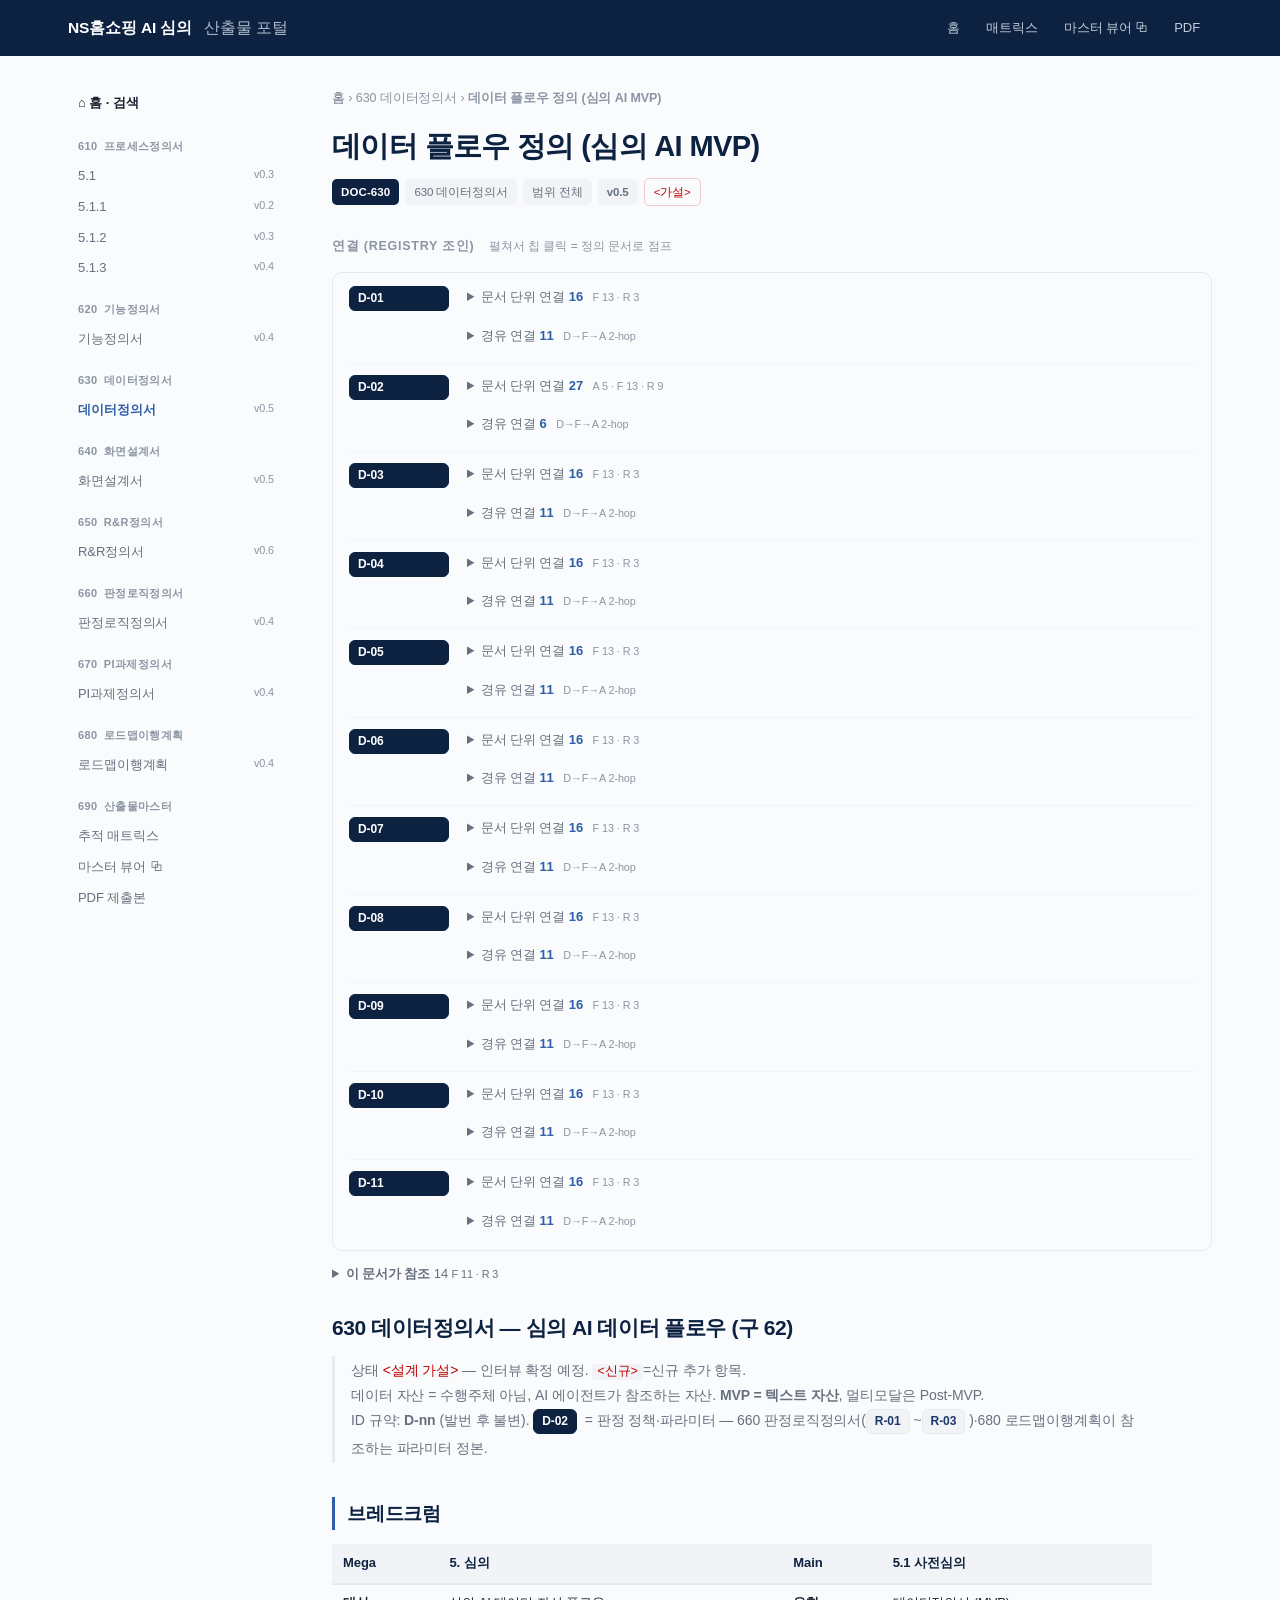
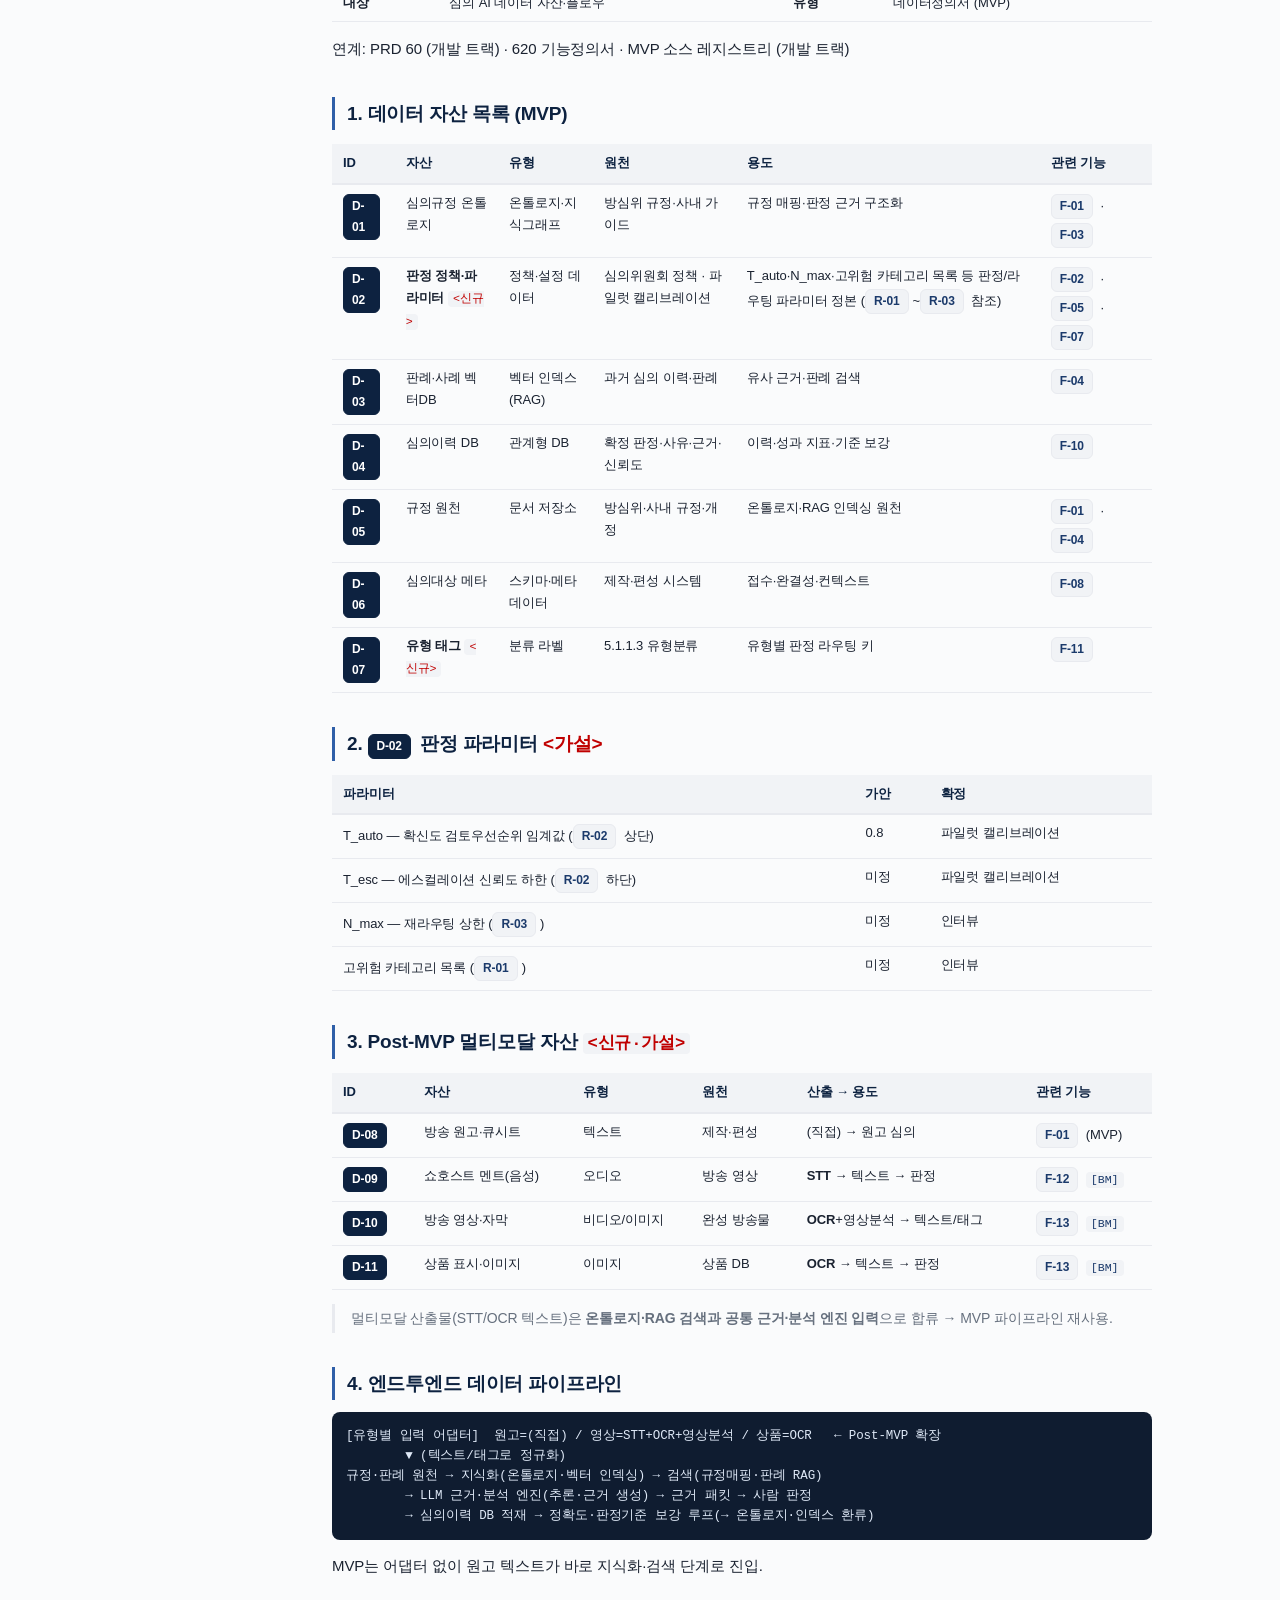
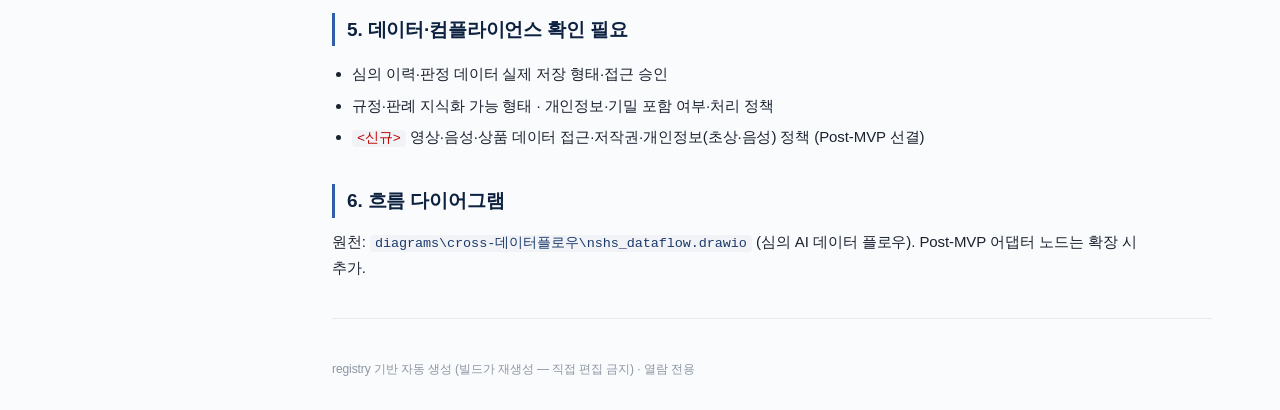
<file: portal/doc-630.html>
<!DOCTYPE html>
<html lang="ko"><head><meta charset="utf-8">
<meta name="viewport" content="width=device-width, initial-scale=1">
<meta name="robots" content="noindex, nofollow, noarchive">
<link rel="icon" href="data:image/svg+xml,<svg xmlns=%22http://www.w3.org/2000/svg%22 viewBox=%220 0 16 16%22><rect width=%2216%22 height=%2216%22 fill=%22%230D2240%22/></svg>">
<title>데이터 플로우 정의 (심의 AI MVP) · NSHS 포털</title>
<link rel="stylesheet" href="style.css"></head>
<body>
<header><div class="hwrap"><a class="home" href="index.html">NS홈쇼핑 AI 심의 <span>산출물 포털</span></a>
<nav class="top"><a href="index.html">홈</a><a href="matrix.html">매트릭스</a><a href="../index.html">마스터 뷰어 ⧉</a><a href="master.pdf">PDF</a></nav></div></header>
<div class="shell">
<aside class="side"><a class="shome" href="index.html">⌂ 홈 · 검색</a><div class="sg"><div class="sh"><span class="sf">610</span>프로세스정의서</div><a class="sn" href="doc-5.1.html">5.1<small>v0.3</small></a><a class="sn" href="doc-5.1.1.html">5.1.1<small>v0.2</small></a><a class="sn" href="doc-5.1.2.html">5.1.2<small>v0.3</small></a><a class="sn" href="doc-5.1.3.html">5.1.3<small>v0.4</small></a></div><div class="sg"><div class="sh"><span class="sf">620</span>기능정의서</div><a class="sn" href="doc-620.html">기능정의서<small>v0.4</small></a></div><div class="sg"><div class="sh"><span class="sf">630</span>데이터정의서</div><a class="sn on" href="doc-630.html">데이터정의서<small>v0.5</small></a></div><div class="sg"><div class="sh"><span class="sf">640</span>화면설계서</div><a class="sn" href="doc-640.html">화면설계서<small>v0.5</small></a></div><div class="sg"><div class="sh"><span class="sf">650</span>R&R정의서</div><a class="sn" href="doc-650.html">R&amp;R정의서<small>v0.6</small></a></div><div class="sg"><div class="sh"><span class="sf">660</span>판정로직정의서</div><a class="sn" href="doc-660.html">판정로직정의서<small>v0.4</small></a></div><div class="sg"><div class="sh"><span class="sf">670</span>PI과제정의서</div><a class="sn" href="doc-670.html">PI과제정의서<small>v0.4</small></a></div><div class="sg"><div class="sh"><span class="sf">680</span>로드맵이행계획</div><a class="sn" href="doc-680.html">로드맵이행계획<small>v0.4</small></a></div><div class="sg"><div class="sh"><span class="sf">690</span>산출물마스터</div><a class="sn" href="matrix.html">추적 매트릭스</a><a class="sn" href="../index.html">마스터 뷰어 ⧉</a><a class="sn" href="master.pdf">PDF 제출본</a></div></aside>
<div class="maincol">
<nav class="crumb"><a href="index.html">홈</a> › <span>630 데이터정의서</span> › <b>데이터 플로우 정의 (심의 AI MVP)</b></nav>
<main>
<h1>데이터 플로우 정의 (심의 AI MVP)</h1><div class="meta"><span class="badge id">DOC-630</span><span class="badge">630 데이터정의서</span><span class="badge">범위 전체</span><span class="badge v">v0.5</span><span class="badge st">&lt;가설&gt;</span></div><h2 class="sec">연결 (registry 조인) <span class="secnote">펼쳐서 칩 클릭 = 정의 문서로 점프</span></h2><div class="links"><div class="prov"><span class="chip def" id="D-01">D-01</span><div class="provbody"><details><summary>문서 단위 연결 <b>16</b> <small>F 13 · R 3</small></summary><div class="cg"><b>F</b><span><a class="chip" href="doc-620.html#F-01">F-01</a><a class="chip" href="doc-620.html#F-02">F-02</a><a class="chip" href="doc-620.html#F-03">F-03</a><a class="chip" href="doc-620.html#F-04">F-04</a><a class="chip" href="doc-620.html#F-05">F-05</a><a class="chip" href="doc-620.html#F-06">F-06</a><a class="chip" href="doc-620.html#F-07">F-07</a><a class="chip" href="doc-620.html#F-08">F-08</a><a class="chip" href="doc-620.html#F-09">F-09</a><a class="chip" href="doc-620.html#F-10">F-10</a><a class="chip" href="doc-620.html#F-11">F-11</a><a class="chip" href="doc-620.html#F-12">F-12</a><a class="chip" href="doc-620.html#F-13">F-13</a></span></div><div class="cg"><b>R</b><span><a class="chip" href="doc-660.html#R-01">R-01</a><a class="chip" href="doc-660.html#R-02">R-02</a><a class="chip" href="doc-660.html#R-03">R-03</a></span></div></details><details class="viad"><summary>경유 연결 <b>11</b> <small>D→F→A 2-hop</small></summary><div class="cg"><b>A</b><span><a class="chip via" href="doc-5.1.1.html#A-5.1.1.1" title="F-01 · F-02 · F-03 경유">A-5.1.1.1<small>경유</small></a><a class="chip via" href="doc-5.1.1.html#A-5.1.1.2" title="F-01 · F-02 · F-03 경유">A-5.1.1.2<small>경유</small></a><a class="chip via" href="doc-5.1.1.html#A-5.1.1.3" title="F-01 · F-02 · F-03 경유">A-5.1.1.3<small>경유</small></a><a class="chip via" href="doc-5.1.2.html#A-5.1.2.1" title="F-01 · F-02 · F-03 경유">A-5.1.2.1<small>경유</small></a><a class="chip via" href="doc-5.1.2.html#A-5.1.2.2" title="F-01 · F-02 · F-03 경유">A-5.1.2.2<small>경유</small></a><a class="chip via" href="doc-5.1.2.html#A-5.1.2.3" title="F-01 · F-02 · F-03 경유">A-5.1.2.3<small>경유</small></a><a class="chip via" href="doc-5.1.2.html#A-5.1.2.4" title="F-01 · F-02 · F-03 경유">A-5.1.2.4<small>경유</small></a><a class="chip via" href="doc-5.1.2.html#A-5.1.2.5" title="F-01 · F-02 · F-03 경유">A-5.1.2.5<small>경유</small></a><a class="chip via" href="doc-5.1.3.html#A-5.1.3.1" title="F-01 · F-02 · F-03 경유">A-5.1.3.1<small>경유</small></a><a class="chip via" href="doc-5.1.3.html#A-5.1.3.2" title="F-01 · F-02 · F-03 경유">A-5.1.3.2<small>경유</small></a><a class="chip via" href="doc-5.1.3.html#A-5.1.3.3" title="F-01 · F-02 · F-03 경유">A-5.1.3.3<small>경유</small></a></span></div></details></div></div><div class="prov"><span class="chip def" id="D-02">D-02</span><div class="provbody"><details><summary>문서 단위 연결 <b>27</b> <small>A 5 · F 13 · R 9</small></summary><div class="cg"><b>A</b><span><a class="chip" href="doc-5.1.2.html#A-5.1.2.1">A-5.1.2.1</a><a class="chip" href="doc-5.1.2.html#A-5.1.2.2">A-5.1.2.2</a><a class="chip" href="doc-5.1.2.html#A-5.1.2.3">A-5.1.2.3</a><a class="chip" href="doc-5.1.2.html#A-5.1.2.4">A-5.1.2.4</a><a class="chip" href="doc-5.1.2.html#A-5.1.2.5">A-5.1.2.5</a></span></div><div class="cg"><b>F</b><span><a class="chip" href="doc-620.html#F-01">F-01</a><a class="chip" href="doc-620.html#F-02">F-02</a><a class="chip" href="doc-620.html#F-03">F-03</a><a class="chip" href="doc-620.html#F-04">F-04</a><a class="chip" href="doc-620.html#F-05">F-05</a><a class="chip" href="doc-620.html#F-06">F-06</a><a class="chip" href="doc-620.html#F-07">F-07</a><a class="chip" href="doc-620.html#F-08">F-08</a><a class="chip" href="doc-620.html#F-09">F-09</a><a class="chip" href="doc-620.html#F-10">F-10</a><a class="chip" href="doc-620.html#F-11">F-11</a><a class="chip" href="doc-620.html#F-12">F-12</a><a class="chip" href="doc-620.html#F-13">F-13</a></span></div><div class="cg"><b>R</b><span><a class="chip" href="doc-660.html#R-01">R-01</a><a class="chip" href="doc-660.html#R-02">R-02</a><a class="chip" href="doc-660.html#R-03">R-03</a><a class="chip" href="doc-660.html#R-04">R-04</a><a class="chip" href="doc-660.html#R-05">R-05</a><a class="chip" href="doc-660.html#R-06">R-06</a><a class="chip" href="doc-660.html#R-07">R-07</a><a class="chip" href="doc-660.html#R-08">R-08</a><a class="chip" href="doc-660.html#R-09">R-09</a></span></div></details><details class="viad"><summary>경유 연결 <b>6</b> <small>D→F→A 2-hop</small></summary><div class="cg"><b>A</b><span><a class="chip via" href="doc-5.1.1.html#A-5.1.1.1" title="F-01 · F-02 · F-03 경유">A-5.1.1.1<small>경유</small></a><a class="chip via" href="doc-5.1.1.html#A-5.1.1.2" title="F-01 · F-02 · F-03 경유">A-5.1.1.2<small>경유</small></a><a class="chip via" href="doc-5.1.1.html#A-5.1.1.3" title="F-01 · F-02 · F-03 경유">A-5.1.1.3<small>경유</small></a><a class="chip via" href="doc-5.1.3.html#A-5.1.3.1" title="F-01 · F-02 · F-03 경유">A-5.1.3.1<small>경유</small></a><a class="chip via" href="doc-5.1.3.html#A-5.1.3.2" title="F-01 · F-02 · F-03 경유">A-5.1.3.2<small>경유</small></a><a class="chip via" href="doc-5.1.3.html#A-5.1.3.3" title="F-01 · F-02 · F-03 경유">A-5.1.3.3<small>경유</small></a></span></div></details></div></div><div class="prov"><span class="chip def" id="D-03">D-03</span><div class="provbody"><details><summary>문서 단위 연결 <b>16</b> <small>F 13 · R 3</small></summary><div class="cg"><b>F</b><span><a class="chip" href="doc-620.html#F-01">F-01</a><a class="chip" href="doc-620.html#F-02">F-02</a><a class="chip" href="doc-620.html#F-03">F-03</a><a class="chip" href="doc-620.html#F-04">F-04</a><a class="chip" href="doc-620.html#F-05">F-05</a><a class="chip" href="doc-620.html#F-06">F-06</a><a class="chip" href="doc-620.html#F-07">F-07</a><a class="chip" href="doc-620.html#F-08">F-08</a><a class="chip" href="doc-620.html#F-09">F-09</a><a class="chip" href="doc-620.html#F-10">F-10</a><a class="chip" href="doc-620.html#F-11">F-11</a><a class="chip" href="doc-620.html#F-12">F-12</a><a class="chip" href="doc-620.html#F-13">F-13</a></span></div><div class="cg"><b>R</b><span><a class="chip" href="doc-660.html#R-01">R-01</a><a class="chip" href="doc-660.html#R-02">R-02</a><a class="chip" href="doc-660.html#R-03">R-03</a></span></div></details><details class="viad"><summary>경유 연결 <b>11</b> <small>D→F→A 2-hop</small></summary><div class="cg"><b>A</b><span><a class="chip via" href="doc-5.1.1.html#A-5.1.1.1" title="F-01 · F-02 · F-03 경유">A-5.1.1.1<small>경유</small></a><a class="chip via" href="doc-5.1.1.html#A-5.1.1.2" title="F-01 · F-02 · F-03 경유">A-5.1.1.2<small>경유</small></a><a class="chip via" href="doc-5.1.1.html#A-5.1.1.3" title="F-01 · F-02 · F-03 경유">A-5.1.1.3<small>경유</small></a><a class="chip via" href="doc-5.1.2.html#A-5.1.2.1" title="F-01 · F-02 · F-03 경유">A-5.1.2.1<small>경유</small></a><a class="chip via" href="doc-5.1.2.html#A-5.1.2.2" title="F-01 · F-02 · F-03 경유">A-5.1.2.2<small>경유</small></a><a class="chip via" href="doc-5.1.2.html#A-5.1.2.3" title="F-01 · F-02 · F-03 경유">A-5.1.2.3<small>경유</small></a><a class="chip via" href="doc-5.1.2.html#A-5.1.2.4" title="F-01 · F-02 · F-03 경유">A-5.1.2.4<small>경유</small></a><a class="chip via" href="doc-5.1.2.html#A-5.1.2.5" title="F-01 · F-02 · F-03 경유">A-5.1.2.5<small>경유</small></a><a class="chip via" href="doc-5.1.3.html#A-5.1.3.1" title="F-01 · F-02 · F-03 경유">A-5.1.3.1<small>경유</small></a><a class="chip via" href="doc-5.1.3.html#A-5.1.3.2" title="F-01 · F-02 · F-03 경유">A-5.1.3.2<small>경유</small></a><a class="chip via" href="doc-5.1.3.html#A-5.1.3.3" title="F-01 · F-02 · F-03 경유">A-5.1.3.3<small>경유</small></a></span></div></details></div></div><div class="prov"><span class="chip def" id="D-04">D-04</span><div class="provbody"><details><summary>문서 단위 연결 <b>16</b> <small>F 13 · R 3</small></summary><div class="cg"><b>F</b><span><a class="chip" href="doc-620.html#F-01">F-01</a><a class="chip" href="doc-620.html#F-02">F-02</a><a class="chip" href="doc-620.html#F-03">F-03</a><a class="chip" href="doc-620.html#F-04">F-04</a><a class="chip" href="doc-620.html#F-05">F-05</a><a class="chip" href="doc-620.html#F-06">F-06</a><a class="chip" href="doc-620.html#F-07">F-07</a><a class="chip" href="doc-620.html#F-08">F-08</a><a class="chip" href="doc-620.html#F-09">F-09</a><a class="chip" href="doc-620.html#F-10">F-10</a><a class="chip" href="doc-620.html#F-11">F-11</a><a class="chip" href="doc-620.html#F-12">F-12</a><a class="chip" href="doc-620.html#F-13">F-13</a></span></div><div class="cg"><b>R</b><span><a class="chip" href="doc-660.html#R-01">R-01</a><a class="chip" href="doc-660.html#R-02">R-02</a><a class="chip" href="doc-660.html#R-03">R-03</a></span></div></details><details class="viad"><summary>경유 연결 <b>11</b> <small>D→F→A 2-hop</small></summary><div class="cg"><b>A</b><span><a class="chip via" href="doc-5.1.1.html#A-5.1.1.1" title="F-01 · F-02 · F-03 경유">A-5.1.1.1<small>경유</small></a><a class="chip via" href="doc-5.1.1.html#A-5.1.1.2" title="F-01 · F-02 · F-03 경유">A-5.1.1.2<small>경유</small></a><a class="chip via" href="doc-5.1.1.html#A-5.1.1.3" title="F-01 · F-02 · F-03 경유">A-5.1.1.3<small>경유</small></a><a class="chip via" href="doc-5.1.2.html#A-5.1.2.1" title="F-01 · F-02 · F-03 경유">A-5.1.2.1<small>경유</small></a><a class="chip via" href="doc-5.1.2.html#A-5.1.2.2" title="F-01 · F-02 · F-03 경유">A-5.1.2.2<small>경유</small></a><a class="chip via" href="doc-5.1.2.html#A-5.1.2.3" title="F-01 · F-02 · F-03 경유">A-5.1.2.3<small>경유</small></a><a class="chip via" href="doc-5.1.2.html#A-5.1.2.4" title="F-01 · F-02 · F-03 경유">A-5.1.2.4<small>경유</small></a><a class="chip via" href="doc-5.1.2.html#A-5.1.2.5" title="F-01 · F-02 · F-03 경유">A-5.1.2.5<small>경유</small></a><a class="chip via" href="doc-5.1.3.html#A-5.1.3.1" title="F-01 · F-02 · F-03 경유">A-5.1.3.1<small>경유</small></a><a class="chip via" href="doc-5.1.3.html#A-5.1.3.2" title="F-01 · F-02 · F-03 경유">A-5.1.3.2<small>경유</small></a><a class="chip via" href="doc-5.1.3.html#A-5.1.3.3" title="F-01 · F-02 · F-03 경유">A-5.1.3.3<small>경유</small></a></span></div></details></div></div><div class="prov"><span class="chip def" id="D-05">D-05</span><div class="provbody"><details><summary>문서 단위 연결 <b>16</b> <small>F 13 · R 3</small></summary><div class="cg"><b>F</b><span><a class="chip" href="doc-620.html#F-01">F-01</a><a class="chip" href="doc-620.html#F-02">F-02</a><a class="chip" href="doc-620.html#F-03">F-03</a><a class="chip" href="doc-620.html#F-04">F-04</a><a class="chip" href="doc-620.html#F-05">F-05</a><a class="chip" href="doc-620.html#F-06">F-06</a><a class="chip" href="doc-620.html#F-07">F-07</a><a class="chip" href="doc-620.html#F-08">F-08</a><a class="chip" href="doc-620.html#F-09">F-09</a><a class="chip" href="doc-620.html#F-10">F-10</a><a class="chip" href="doc-620.html#F-11">F-11</a><a class="chip" href="doc-620.html#F-12">F-12</a><a class="chip" href="doc-620.html#F-13">F-13</a></span></div><div class="cg"><b>R</b><span><a class="chip" href="doc-660.html#R-01">R-01</a><a class="chip" href="doc-660.html#R-02">R-02</a><a class="chip" href="doc-660.html#R-03">R-03</a></span></div></details><details class="viad"><summary>경유 연결 <b>11</b> <small>D→F→A 2-hop</small></summary><div class="cg"><b>A</b><span><a class="chip via" href="doc-5.1.1.html#A-5.1.1.1" title="F-01 · F-02 · F-03 경유">A-5.1.1.1<small>경유</small></a><a class="chip via" href="doc-5.1.1.html#A-5.1.1.2" title="F-01 · F-02 · F-03 경유">A-5.1.1.2<small>경유</small></a><a class="chip via" href="doc-5.1.1.html#A-5.1.1.3" title="F-01 · F-02 · F-03 경유">A-5.1.1.3<small>경유</small></a><a class="chip via" href="doc-5.1.2.html#A-5.1.2.1" title="F-01 · F-02 · F-03 경유">A-5.1.2.1<small>경유</small></a><a class="chip via" href="doc-5.1.2.html#A-5.1.2.2" title="F-01 · F-02 · F-03 경유">A-5.1.2.2<small>경유</small></a><a class="chip via" href="doc-5.1.2.html#A-5.1.2.3" title="F-01 · F-02 · F-03 경유">A-5.1.2.3<small>경유</small></a><a class="chip via" href="doc-5.1.2.html#A-5.1.2.4" title="F-01 · F-02 · F-03 경유">A-5.1.2.4<small>경유</small></a><a class="chip via" href="doc-5.1.2.html#A-5.1.2.5" title="F-01 · F-02 · F-03 경유">A-5.1.2.5<small>경유</small></a><a class="chip via" href="doc-5.1.3.html#A-5.1.3.1" title="F-01 · F-02 · F-03 경유">A-5.1.3.1<small>경유</small></a><a class="chip via" href="doc-5.1.3.html#A-5.1.3.2" title="F-01 · F-02 · F-03 경유">A-5.1.3.2<small>경유</small></a><a class="chip via" href="doc-5.1.3.html#A-5.1.3.3" title="F-01 · F-02 · F-03 경유">A-5.1.3.3<small>경유</small></a></span></div></details></div></div><div class="prov"><span class="chip def" id="D-06">D-06</span><div class="provbody"><details><summary>문서 단위 연결 <b>16</b> <small>F 13 · R 3</small></summary><div class="cg"><b>F</b><span><a class="chip" href="doc-620.html#F-01">F-01</a><a class="chip" href="doc-620.html#F-02">F-02</a><a class="chip" href="doc-620.html#F-03">F-03</a><a class="chip" href="doc-620.html#F-04">F-04</a><a class="chip" href="doc-620.html#F-05">F-05</a><a class="chip" href="doc-620.html#F-06">F-06</a><a class="chip" href="doc-620.html#F-07">F-07</a><a class="chip" href="doc-620.html#F-08">F-08</a><a class="chip" href="doc-620.html#F-09">F-09</a><a class="chip" href="doc-620.html#F-10">F-10</a><a class="chip" href="doc-620.html#F-11">F-11</a><a class="chip" href="doc-620.html#F-12">F-12</a><a class="chip" href="doc-620.html#F-13">F-13</a></span></div><div class="cg"><b>R</b><span><a class="chip" href="doc-660.html#R-01">R-01</a><a class="chip" href="doc-660.html#R-02">R-02</a><a class="chip" href="doc-660.html#R-03">R-03</a></span></div></details><details class="viad"><summary>경유 연결 <b>11</b> <small>D→F→A 2-hop</small></summary><div class="cg"><b>A</b><span><a class="chip via" href="doc-5.1.1.html#A-5.1.1.1" title="F-01 · F-02 · F-03 경유">A-5.1.1.1<small>경유</small></a><a class="chip via" href="doc-5.1.1.html#A-5.1.1.2" title="F-01 · F-02 · F-03 경유">A-5.1.1.2<small>경유</small></a><a class="chip via" href="doc-5.1.1.html#A-5.1.1.3" title="F-01 · F-02 · F-03 경유">A-5.1.1.3<small>경유</small></a><a class="chip via" href="doc-5.1.2.html#A-5.1.2.1" title="F-01 · F-02 · F-03 경유">A-5.1.2.1<small>경유</small></a><a class="chip via" href="doc-5.1.2.html#A-5.1.2.2" title="F-01 · F-02 · F-03 경유">A-5.1.2.2<small>경유</small></a><a class="chip via" href="doc-5.1.2.html#A-5.1.2.3" title="F-01 · F-02 · F-03 경유">A-5.1.2.3<small>경유</small></a><a class="chip via" href="doc-5.1.2.html#A-5.1.2.4" title="F-01 · F-02 · F-03 경유">A-5.1.2.4<small>경유</small></a><a class="chip via" href="doc-5.1.2.html#A-5.1.2.5" title="F-01 · F-02 · F-03 경유">A-5.1.2.5<small>경유</small></a><a class="chip via" href="doc-5.1.3.html#A-5.1.3.1" title="F-01 · F-02 · F-03 경유">A-5.1.3.1<small>경유</small></a><a class="chip via" href="doc-5.1.3.html#A-5.1.3.2" title="F-01 · F-02 · F-03 경유">A-5.1.3.2<small>경유</small></a><a class="chip via" href="doc-5.1.3.html#A-5.1.3.3" title="F-01 · F-02 · F-03 경유">A-5.1.3.3<small>경유</small></a></span></div></details></div></div><div class="prov"><span class="chip def" id="D-07">D-07</span><div class="provbody"><details><summary>문서 단위 연결 <b>16</b> <small>F 13 · R 3</small></summary><div class="cg"><b>F</b><span><a class="chip" href="doc-620.html#F-01">F-01</a><a class="chip" href="doc-620.html#F-02">F-02</a><a class="chip" href="doc-620.html#F-03">F-03</a><a class="chip" href="doc-620.html#F-04">F-04</a><a class="chip" href="doc-620.html#F-05">F-05</a><a class="chip" href="doc-620.html#F-06">F-06</a><a class="chip" href="doc-620.html#F-07">F-07</a><a class="chip" href="doc-620.html#F-08">F-08</a><a class="chip" href="doc-620.html#F-09">F-09</a><a class="chip" href="doc-620.html#F-10">F-10</a><a class="chip" href="doc-620.html#F-11">F-11</a><a class="chip" href="doc-620.html#F-12">F-12</a><a class="chip" href="doc-620.html#F-13">F-13</a></span></div><div class="cg"><b>R</b><span><a class="chip" href="doc-660.html#R-01">R-01</a><a class="chip" href="doc-660.html#R-02">R-02</a><a class="chip" href="doc-660.html#R-03">R-03</a></span></div></details><details class="viad"><summary>경유 연결 <b>11</b> <small>D→F→A 2-hop</small></summary><div class="cg"><b>A</b><span><a class="chip via" href="doc-5.1.1.html#A-5.1.1.1" title="F-01 · F-02 · F-03 경유">A-5.1.1.1<small>경유</small></a><a class="chip via" href="doc-5.1.1.html#A-5.1.1.2" title="F-01 · F-02 · F-03 경유">A-5.1.1.2<small>경유</small></a><a class="chip via" href="doc-5.1.1.html#A-5.1.1.3" title="F-01 · F-02 · F-03 경유">A-5.1.1.3<small>경유</small></a><a class="chip via" href="doc-5.1.2.html#A-5.1.2.1" title="F-01 · F-02 · F-03 경유">A-5.1.2.1<small>경유</small></a><a class="chip via" href="doc-5.1.2.html#A-5.1.2.2" title="F-01 · F-02 · F-03 경유">A-5.1.2.2<small>경유</small></a><a class="chip via" href="doc-5.1.2.html#A-5.1.2.3" title="F-01 · F-02 · F-03 경유">A-5.1.2.3<small>경유</small></a><a class="chip via" href="doc-5.1.2.html#A-5.1.2.4" title="F-01 · F-02 · F-03 경유">A-5.1.2.4<small>경유</small></a><a class="chip via" href="doc-5.1.2.html#A-5.1.2.5" title="F-01 · F-02 · F-03 경유">A-5.1.2.5<small>경유</small></a><a class="chip via" href="doc-5.1.3.html#A-5.1.3.1" title="F-01 · F-02 · F-03 경유">A-5.1.3.1<small>경유</small></a><a class="chip via" href="doc-5.1.3.html#A-5.1.3.2" title="F-01 · F-02 · F-03 경유">A-5.1.3.2<small>경유</small></a><a class="chip via" href="doc-5.1.3.html#A-5.1.3.3" title="F-01 · F-02 · F-03 경유">A-5.1.3.3<small>경유</small></a></span></div></details></div></div><div class="prov"><span class="chip def" id="D-08">D-08</span><div class="provbody"><details><summary>문서 단위 연결 <b>16</b> <small>F 13 · R 3</small></summary><div class="cg"><b>F</b><span><a class="chip" href="doc-620.html#F-01">F-01</a><a class="chip" href="doc-620.html#F-02">F-02</a><a class="chip" href="doc-620.html#F-03">F-03</a><a class="chip" href="doc-620.html#F-04">F-04</a><a class="chip" href="doc-620.html#F-05">F-05</a><a class="chip" href="doc-620.html#F-06">F-06</a><a class="chip" href="doc-620.html#F-07">F-07</a><a class="chip" href="doc-620.html#F-08">F-08</a><a class="chip" href="doc-620.html#F-09">F-09</a><a class="chip" href="doc-620.html#F-10">F-10</a><a class="chip" href="doc-620.html#F-11">F-11</a><a class="chip" href="doc-620.html#F-12">F-12</a><a class="chip" href="doc-620.html#F-13">F-13</a></span></div><div class="cg"><b>R</b><span><a class="chip" href="doc-660.html#R-01">R-01</a><a class="chip" href="doc-660.html#R-02">R-02</a><a class="chip" href="doc-660.html#R-03">R-03</a></span></div></details><details class="viad"><summary>경유 연결 <b>11</b> <small>D→F→A 2-hop</small></summary><div class="cg"><b>A</b><span><a class="chip via" href="doc-5.1.1.html#A-5.1.1.1" title="F-01 · F-02 · F-03 경유">A-5.1.1.1<small>경유</small></a><a class="chip via" href="doc-5.1.1.html#A-5.1.1.2" title="F-01 · F-02 · F-03 경유">A-5.1.1.2<small>경유</small></a><a class="chip via" href="doc-5.1.1.html#A-5.1.1.3" title="F-01 · F-02 · F-03 경유">A-5.1.1.3<small>경유</small></a><a class="chip via" href="doc-5.1.2.html#A-5.1.2.1" title="F-01 · F-02 · F-03 경유">A-5.1.2.1<small>경유</small></a><a class="chip via" href="doc-5.1.2.html#A-5.1.2.2" title="F-01 · F-02 · F-03 경유">A-5.1.2.2<small>경유</small></a><a class="chip via" href="doc-5.1.2.html#A-5.1.2.3" title="F-01 · F-02 · F-03 경유">A-5.1.2.3<small>경유</small></a><a class="chip via" href="doc-5.1.2.html#A-5.1.2.4" title="F-01 · F-02 · F-03 경유">A-5.1.2.4<small>경유</small></a><a class="chip via" href="doc-5.1.2.html#A-5.1.2.5" title="F-01 · F-02 · F-03 경유">A-5.1.2.5<small>경유</small></a><a class="chip via" href="doc-5.1.3.html#A-5.1.3.1" title="F-01 · F-02 · F-03 경유">A-5.1.3.1<small>경유</small></a><a class="chip via" href="doc-5.1.3.html#A-5.1.3.2" title="F-01 · F-02 · F-03 경유">A-5.1.3.2<small>경유</small></a><a class="chip via" href="doc-5.1.3.html#A-5.1.3.3" title="F-01 · F-02 · F-03 경유">A-5.1.3.3<small>경유</small></a></span></div></details></div></div><div class="prov"><span class="chip def" id="D-09">D-09</span><div class="provbody"><details><summary>문서 단위 연결 <b>16</b> <small>F 13 · R 3</small></summary><div class="cg"><b>F</b><span><a class="chip" href="doc-620.html#F-01">F-01</a><a class="chip" href="doc-620.html#F-02">F-02</a><a class="chip" href="doc-620.html#F-03">F-03</a><a class="chip" href="doc-620.html#F-04">F-04</a><a class="chip" href="doc-620.html#F-05">F-05</a><a class="chip" href="doc-620.html#F-06">F-06</a><a class="chip" href="doc-620.html#F-07">F-07</a><a class="chip" href="doc-620.html#F-08">F-08</a><a class="chip" href="doc-620.html#F-09">F-09</a><a class="chip" href="doc-620.html#F-10">F-10</a><a class="chip" href="doc-620.html#F-11">F-11</a><a class="chip" href="doc-620.html#F-12">F-12</a><a class="chip" href="doc-620.html#F-13">F-13</a></span></div><div class="cg"><b>R</b><span><a class="chip" href="doc-660.html#R-01">R-01</a><a class="chip" href="doc-660.html#R-02">R-02</a><a class="chip" href="doc-660.html#R-03">R-03</a></span></div></details><details class="viad"><summary>경유 연결 <b>11</b> <small>D→F→A 2-hop</small></summary><div class="cg"><b>A</b><span><a class="chip via" href="doc-5.1.1.html#A-5.1.1.1" title="F-01 · F-02 · F-03 경유">A-5.1.1.1<small>경유</small></a><a class="chip via" href="doc-5.1.1.html#A-5.1.1.2" title="F-01 · F-02 · F-03 경유">A-5.1.1.2<small>경유</small></a><a class="chip via" href="doc-5.1.1.html#A-5.1.1.3" title="F-01 · F-02 · F-03 경유">A-5.1.1.3<small>경유</small></a><a class="chip via" href="doc-5.1.2.html#A-5.1.2.1" title="F-01 · F-02 · F-03 경유">A-5.1.2.1<small>경유</small></a><a class="chip via" href="doc-5.1.2.html#A-5.1.2.2" title="F-01 · F-02 · F-03 경유">A-5.1.2.2<small>경유</small></a><a class="chip via" href="doc-5.1.2.html#A-5.1.2.3" title="F-01 · F-02 · F-03 경유">A-5.1.2.3<small>경유</small></a><a class="chip via" href="doc-5.1.2.html#A-5.1.2.4" title="F-01 · F-02 · F-03 경유">A-5.1.2.4<small>경유</small></a><a class="chip via" href="doc-5.1.2.html#A-5.1.2.5" title="F-01 · F-02 · F-03 경유">A-5.1.2.5<small>경유</small></a><a class="chip via" href="doc-5.1.3.html#A-5.1.3.1" title="F-01 · F-02 · F-03 경유">A-5.1.3.1<small>경유</small></a><a class="chip via" href="doc-5.1.3.html#A-5.1.3.2" title="F-01 · F-02 · F-03 경유">A-5.1.3.2<small>경유</small></a><a class="chip via" href="doc-5.1.3.html#A-5.1.3.3" title="F-01 · F-02 · F-03 경유">A-5.1.3.3<small>경유</small></a></span></div></details></div></div><div class="prov"><span class="chip def" id="D-10">D-10</span><div class="provbody"><details><summary>문서 단위 연결 <b>16</b> <small>F 13 · R 3</small></summary><div class="cg"><b>F</b><span><a class="chip" href="doc-620.html#F-01">F-01</a><a class="chip" href="doc-620.html#F-02">F-02</a><a class="chip" href="doc-620.html#F-03">F-03</a><a class="chip" href="doc-620.html#F-04">F-04</a><a class="chip" href="doc-620.html#F-05">F-05</a><a class="chip" href="doc-620.html#F-06">F-06</a><a class="chip" href="doc-620.html#F-07">F-07</a><a class="chip" href="doc-620.html#F-08">F-08</a><a class="chip" href="doc-620.html#F-09">F-09</a><a class="chip" href="doc-620.html#F-10">F-10</a><a class="chip" href="doc-620.html#F-11">F-11</a><a class="chip" href="doc-620.html#F-12">F-12</a><a class="chip" href="doc-620.html#F-13">F-13</a></span></div><div class="cg"><b>R</b><span><a class="chip" href="doc-660.html#R-01">R-01</a><a class="chip" href="doc-660.html#R-02">R-02</a><a class="chip" href="doc-660.html#R-03">R-03</a></span></div></details><details class="viad"><summary>경유 연결 <b>11</b> <small>D→F→A 2-hop</small></summary><div class="cg"><b>A</b><span><a class="chip via" href="doc-5.1.1.html#A-5.1.1.1" title="F-01 · F-02 · F-03 경유">A-5.1.1.1<small>경유</small></a><a class="chip via" href="doc-5.1.1.html#A-5.1.1.2" title="F-01 · F-02 · F-03 경유">A-5.1.1.2<small>경유</small></a><a class="chip via" href="doc-5.1.1.html#A-5.1.1.3" title="F-01 · F-02 · F-03 경유">A-5.1.1.3<small>경유</small></a><a class="chip via" href="doc-5.1.2.html#A-5.1.2.1" title="F-01 · F-02 · F-03 경유">A-5.1.2.1<small>경유</small></a><a class="chip via" href="doc-5.1.2.html#A-5.1.2.2" title="F-01 · F-02 · F-03 경유">A-5.1.2.2<small>경유</small></a><a class="chip via" href="doc-5.1.2.html#A-5.1.2.3" title="F-01 · F-02 · F-03 경유">A-5.1.2.3<small>경유</small></a><a class="chip via" href="doc-5.1.2.html#A-5.1.2.4" title="F-01 · F-02 · F-03 경유">A-5.1.2.4<small>경유</small></a><a class="chip via" href="doc-5.1.2.html#A-5.1.2.5" title="F-01 · F-02 · F-03 경유">A-5.1.2.5<small>경유</small></a><a class="chip via" href="doc-5.1.3.html#A-5.1.3.1" title="F-01 · F-02 · F-03 경유">A-5.1.3.1<small>경유</small></a><a class="chip via" href="doc-5.1.3.html#A-5.1.3.2" title="F-01 · F-02 · F-03 경유">A-5.1.3.2<small>경유</small></a><a class="chip via" href="doc-5.1.3.html#A-5.1.3.3" title="F-01 · F-02 · F-03 경유">A-5.1.3.3<small>경유</small></a></span></div></details></div></div><div class="prov"><span class="chip def" id="D-11">D-11</span><div class="provbody"><details><summary>문서 단위 연결 <b>16</b> <small>F 13 · R 3</small></summary><div class="cg"><b>F</b><span><a class="chip" href="doc-620.html#F-01">F-01</a><a class="chip" href="doc-620.html#F-02">F-02</a><a class="chip" href="doc-620.html#F-03">F-03</a><a class="chip" href="doc-620.html#F-04">F-04</a><a class="chip" href="doc-620.html#F-05">F-05</a><a class="chip" href="doc-620.html#F-06">F-06</a><a class="chip" href="doc-620.html#F-07">F-07</a><a class="chip" href="doc-620.html#F-08">F-08</a><a class="chip" href="doc-620.html#F-09">F-09</a><a class="chip" href="doc-620.html#F-10">F-10</a><a class="chip" href="doc-620.html#F-11">F-11</a><a class="chip" href="doc-620.html#F-12">F-12</a><a class="chip" href="doc-620.html#F-13">F-13</a></span></div><div class="cg"><b>R</b><span><a class="chip" href="doc-660.html#R-01">R-01</a><a class="chip" href="doc-660.html#R-02">R-02</a><a class="chip" href="doc-660.html#R-03">R-03</a></span></div></details><details class="viad"><summary>경유 연결 <b>11</b> <small>D→F→A 2-hop</small></summary><div class="cg"><b>A</b><span><a class="chip via" href="doc-5.1.1.html#A-5.1.1.1" title="F-01 · F-02 · F-03 경유">A-5.1.1.1<small>경유</small></a><a class="chip via" href="doc-5.1.1.html#A-5.1.1.2" title="F-01 · F-02 · F-03 경유">A-5.1.1.2<small>경유</small></a><a class="chip via" href="doc-5.1.1.html#A-5.1.1.3" title="F-01 · F-02 · F-03 경유">A-5.1.1.3<small>경유</small></a><a class="chip via" href="doc-5.1.2.html#A-5.1.2.1" title="F-01 · F-02 · F-03 경유">A-5.1.2.1<small>경유</small></a><a class="chip via" href="doc-5.1.2.html#A-5.1.2.2" title="F-01 · F-02 · F-03 경유">A-5.1.2.2<small>경유</small></a><a class="chip via" href="doc-5.1.2.html#A-5.1.2.3" title="F-01 · F-02 · F-03 경유">A-5.1.2.3<small>경유</small></a><a class="chip via" href="doc-5.1.2.html#A-5.1.2.4" title="F-01 · F-02 · F-03 경유">A-5.1.2.4<small>경유</small></a><a class="chip via" href="doc-5.1.2.html#A-5.1.2.5" title="F-01 · F-02 · F-03 경유">A-5.1.2.5<small>경유</small></a><a class="chip via" href="doc-5.1.3.html#A-5.1.3.1" title="F-01 · F-02 · F-03 경유">A-5.1.3.1<small>경유</small></a><a class="chip via" href="doc-5.1.3.html#A-5.1.3.2" title="F-01 · F-02 · F-03 경유">A-5.1.3.2<small>경유</small></a><a class="chip via" href="doc-5.1.3.html#A-5.1.3.3" title="F-01 · F-02 · F-03 경유">A-5.1.3.3<small>경유</small></a></span></div></details></div></div></div><details class="refs"><summary><b>이 문서가 참조</b> 14 <small>F 11 · R 3</small></summary><div class="cg"><b>F</b><span><a class="chip" href="doc-620.html#F-01">F-01</a><a class="chip" href="doc-620.html#F-02">F-02</a><a class="chip" href="doc-620.html#F-03">F-03</a><a class="chip" href="doc-620.html#F-04">F-04</a><a class="chip" href="doc-620.html#F-05">F-05</a><a class="chip" href="doc-620.html#F-07">F-07</a><a class="chip" href="doc-620.html#F-08">F-08</a><a class="chip" href="doc-620.html#F-10">F-10</a><a class="chip" href="doc-620.html#F-11">F-11</a><a class="chip" href="doc-620.html#F-12">F-12</a><a class="chip" href="doc-620.html#F-13">F-13</a></span></div><div class="cg"><b>R</b><span><a class="chip" href="doc-660.html#R-01">R-01</a><a class="chip" href="doc-660.html#R-02">R-02</a><a class="chip" href="doc-660.html#R-03">R-03</a></span></div></details><article><h1>630 데이터정의서 — 심의 AI 데이터 플로우 (구 62)</h1>
<blockquote>상태 <span class="tag">&lt;설계 가설&gt;</span> — 인터뷰 확정 예정. <code><span class="tag">&lt;신규&gt;</span></code>=신규 추가 항목.<br>데이터 자산 = 수행주체 아님, AI 에이전트가 참조하는 자산. <b>MVP = 텍스트 자산</b>, 멀티모달은 Post-MVP.<br>ID 규약: <b>D-nn</b> (발번 후 불변). <span class="chip def">D-02</span> = 판정 정책·파라미터 — 660 판정로직정의서(<a class="chip" href="doc-660.html#R-01">R-01</a>~<a class="chip" href="doc-660.html#R-03">R-03</a>)·680 로드맵이행계획이 참조하는 파라미터 정본.</blockquote>
<h2>브레드크럼</h2>
<div class="twrap"><table><thead><tr><th>Mega</th><th>5. 심의</th><th>Main</th><th>5.1 사전심의</th></tr></thead><tbody><tr><td><b>대상</b></td><td>심의 AI 데이터 자산·플로우</td><td><b>유형</b></td><td>데이터정의서 (MVP)</td></tr></tbody></table></div>
<p>연계: PRD 60 (개발 트랙) · 620 기능정의서 · MVP 소스 레지스트리 (개발 트랙)</p>
<h2>1. 데이터 자산 목록 (MVP)</h2>
<div class="twrap"><table><thead><tr><th>ID</th><th>자산</th><th>유형</th><th>원천</th><th>용도</th><th>관련 기능</th></tr></thead><tbody><tr><td><span class="chip def">D-01</span></td><td>심의규정 온톨로지</td><td>온톨로지·지식그래프</td><td>방심위 규정·사내 가이드</td><td>규정 매핑·판정 근거 구조화</td><td><a class="chip" href="doc-620.html#F-01">F-01</a> · <a class="chip" href="doc-620.html#F-03">F-03</a></td></tr><tr><td><span class="chip def">D-02</span></td><td><b>판정 정책·파라미터</b> <code><span class="tag">&lt;신규&gt;</span></code></td><td>정책·설정 데이터</td><td>심의위원회 정책 · 파일럿 캘리브레이션</td><td>T_auto·N_max·고위험 카테고리 목록 등 판정/라우팅 파라미터 정본 (<a class="chip" href="doc-660.html#R-01">R-01</a>~<a class="chip" href="doc-660.html#R-03">R-03</a> 참조)</td><td><a class="chip" href="doc-620.html#F-02">F-02</a> · <a class="chip" href="doc-620.html#F-05">F-05</a> · <a class="chip" href="doc-620.html#F-07">F-07</a></td></tr><tr><td><span class="chip def">D-03</span></td><td>판례·사례 벡터DB</td><td>벡터 인덱스 (RAG)</td><td>과거 심의 이력·판례</td><td>유사 근거·판례 검색</td><td><a class="chip" href="doc-620.html#F-04">F-04</a></td></tr><tr><td><span class="chip def">D-04</span></td><td>심의이력 DB</td><td>관계형 DB</td><td>확정 판정·사유·근거·신뢰도</td><td>이력·성과 지표·기준 보강</td><td><a class="chip" href="doc-620.html#F-10">F-10</a></td></tr><tr><td><span class="chip def">D-05</span></td><td>규정 원천</td><td>문서 저장소</td><td>방심위·사내 규정·개정</td><td>온톨로지·RAG 인덱싱 원천</td><td><a class="chip" href="doc-620.html#F-01">F-01</a> · <a class="chip" href="doc-620.html#F-04">F-04</a></td></tr><tr><td><span class="chip def">D-06</span></td><td>심의대상 메타</td><td>스키마·메타데이터</td><td>제작·편성 시스템</td><td>접수·완결성·컨텍스트</td><td><a class="chip" href="doc-620.html#F-08">F-08</a></td></tr><tr><td><span class="chip def">D-07</span></td><td><b>유형 태그</b> <code><span class="tag">&lt;신규&gt;</span></code></td><td>분류 라벨</td><td>5.1.1.3 유형분류</td><td>유형별 판정 라우팅 키</td><td><a class="chip" href="doc-620.html#F-11">F-11</a></td></tr></tbody></table></div>
<h2>2. <span class="chip def">D-02</span> 판정 파라미터 <span class="tag">&lt;가설&gt;</span></h2>
<div class="twrap"><table><thead><tr><th>파라미터</th><th>가안</th><th>확정</th></tr></thead><tbody><tr><td>T_auto — 확신도 검토우선순위 임계값 (<a class="chip" href="doc-660.html#R-02">R-02</a> 상단)</td><td>0.8</td><td>파일럿 캘리브레이션</td></tr><tr><td>T_esc — 에스컬레이션 신뢰도 하한 (<a class="chip" href="doc-660.html#R-02">R-02</a> 하단)</td><td>미정</td><td>파일럿 캘리브레이션</td></tr><tr><td>N_max — 재라우팅 상한 (<a class="chip" href="doc-660.html#R-03">R-03</a>)</td><td>미정</td><td>인터뷰</td></tr><tr><td>고위험 카테고리 목록 (<a class="chip" href="doc-660.html#R-01">R-01</a>)</td><td>미정</td><td>인터뷰</td></tr></tbody></table></div>
<h2>3. Post-MVP 멀티모달 자산 <code><span class="tag">&lt;신규·가설&gt;</span></code></h2>
<div class="twrap"><table><thead><tr><th>ID</th><th>자산</th><th>유형</th><th>원천</th><th>산출 → 용도</th><th>관련 기능</th></tr></thead><tbody><tr><td><span class="chip def">D-08</span></td><td>방송 원고·큐시트</td><td>텍스트</td><td>제작·편성</td><td>(직접) → 원고 심의</td><td><a class="chip" href="doc-620.html#F-01">F-01</a> (MVP)</td></tr><tr><td><span class="chip def">D-09</span></td><td>쇼호스트 멘트(음성)</td><td>오디오</td><td>방송 영상</td><td><b>STT</b> → 텍스트 → 판정</td><td><a class="chip" href="doc-620.html#F-12">F-12</a> <code>[BM]</code></td></tr><tr><td><span class="chip def">D-10</span></td><td>방송 영상·자막</td><td>비디오/이미지</td><td>완성 방송물</td><td><b>OCR</b>+영상분석 → 텍스트/태그</td><td><a class="chip" href="doc-620.html#F-13">F-13</a> <code>[BM]</code></td></tr><tr><td><span class="chip def">D-11</span></td><td>상품 표시·이미지</td><td>이미지</td><td>상품 DB</td><td><b>OCR</b> → 텍스트 → 판정</td><td><a class="chip" href="doc-620.html#F-13">F-13</a> <code>[BM]</code></td></tr></tbody></table></div>
<blockquote>멀티모달 산출물(STT/OCR 텍스트)은 <b>온톨로지·RAG 검색과 공통 근거·분석 엔진 입력</b>으로 합류 → MVP 파이프라인 재사용.</blockquote>
<h2>4. 엔드투엔드 데이터 파이프라인</h2>
<pre>[유형별 입력 어댑터]  원고=(직접) / 영상=STT+OCR+영상분석 / 상품=OCR   ← Post-MVP 확장
        ▼ (텍스트/태그로 정규화)
규정·판례 원천 → 지식화(온톨로지·벡터 인덱싱) → 검색(규정매핑·판례 RAG)
        → LLM 근거·분석 엔진(추론·근거 생성) → 근거 패킷 → 사람 판정
        → 심의이력 DB 적재 → 정확도·판정기준 보강 루프(→ 온톨로지·인덱스 환류)</pre>
<p>MVP는 어댑터 없이 원고 텍스트가 바로 지식화·검색 단계로 진입.</p>
<h2>5. 데이터·컴플라이언스 확인 필요</h2>
<ul><li>심의 이력·판정 데이터 실제 저장 형태·접근 승인</li><li>규정·판례 지식화 가능 형태 · 개인정보·기밀 포함 여부·처리 정책</li><li><code><span class="tag">&lt;신규&gt;</span></code> 영상·음성·상품 데이터 접근·저작권·개인정보(초상·음성) 정책 (Post-MVP 선결)</li></ul>
<h2>6. 흐름 다이어그램</h2>
<p>원천: <code>diagrams\cross-데이터플로우\nshs_dataflow.drawio</code> (심의 AI 데이터 플로우). Post-MVP 어댑터 노드는 확장 시 추가.</p></article>
</main>
<footer>registry 기반 자동 생성 (빌드가 재생성 — 직접 편집 금지) · 열람 전용</footer>
</div>
</div></body></html>
</file>
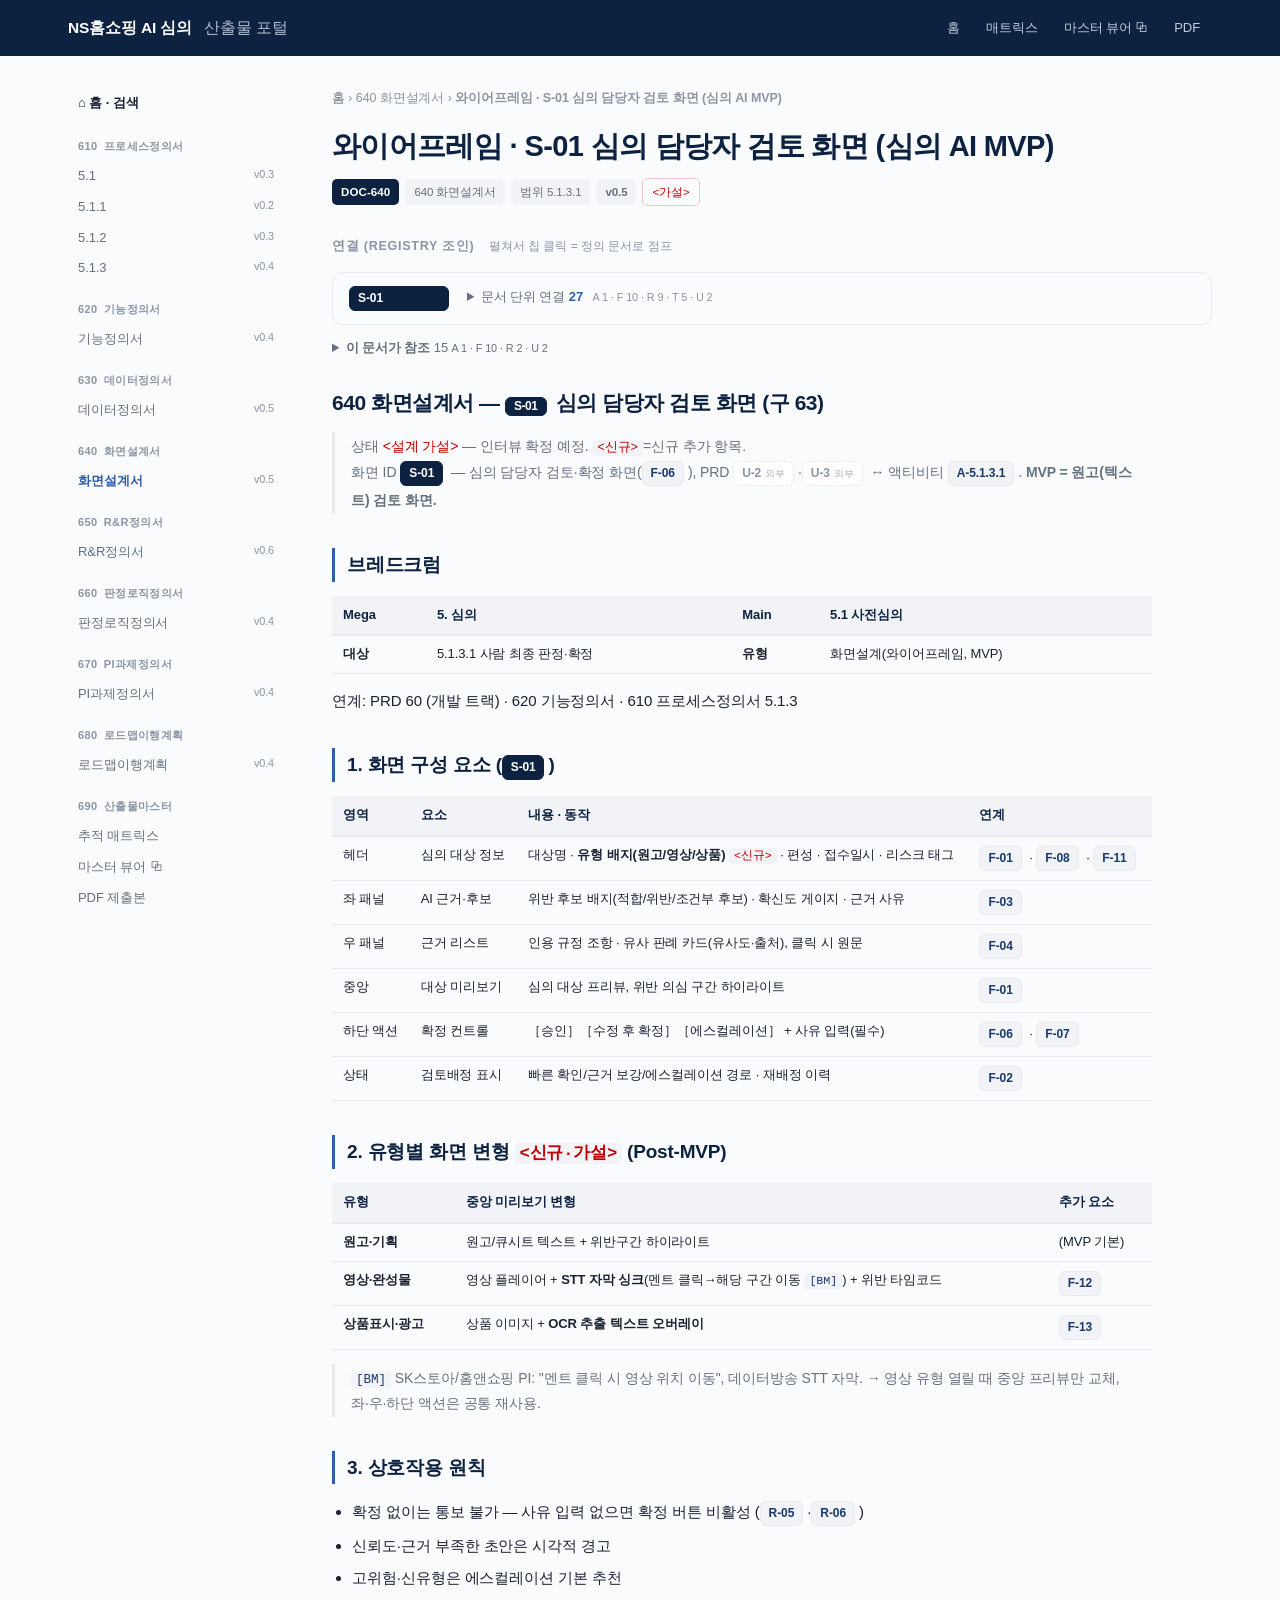
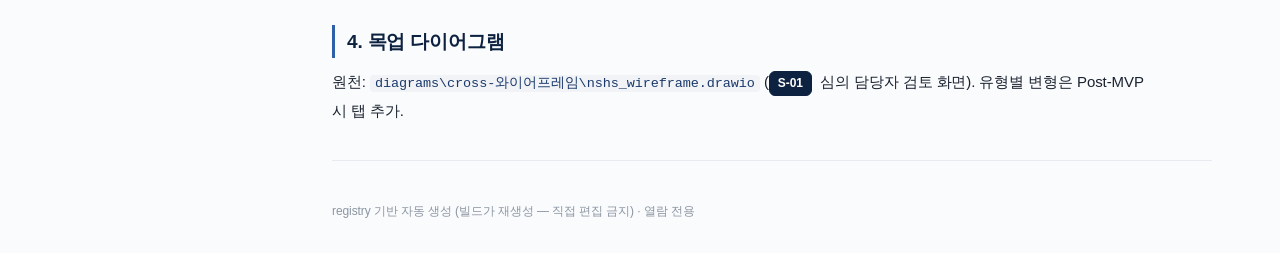
<file: portal/doc-640.html>
<!DOCTYPE html>
<html lang="ko"><head><meta charset="utf-8">
<meta name="viewport" content="width=device-width, initial-scale=1">
<meta name="robots" content="noindex, nofollow, noarchive">
<link rel="icon" href="data:image/svg+xml,<svg xmlns=%22http://www.w3.org/2000/svg%22 viewBox=%220 0 16 16%22><rect width=%2216%22 height=%2216%22 fill=%22%230D2240%22/></svg>">
<title>와이어프레임 · S-01 심의 담당자 검토 화면 (심의 AI MVP) · NSHS 포털</title>
<link rel="stylesheet" href="style.css"></head>
<body>
<header><div class="hwrap"><a class="home" href="index.html">NS홈쇼핑 AI 심의 <span>산출물 포털</span></a>
<nav class="top"><a href="index.html">홈</a><a href="matrix.html">매트릭스</a><a href="../index.html">마스터 뷰어 ⧉</a><a href="master.pdf">PDF</a></nav></div></header>
<div class="shell">
<aside class="side"><a class="shome" href="index.html">⌂ 홈 · 검색</a><div class="sg"><div class="sh"><span class="sf">610</span>프로세스정의서</div><a class="sn" href="doc-5.1.html">5.1<small>v0.3</small></a><a class="sn" href="doc-5.1.1.html">5.1.1<small>v0.2</small></a><a class="sn" href="doc-5.1.2.html">5.1.2<small>v0.3</small></a><a class="sn" href="doc-5.1.3.html">5.1.3<small>v0.4</small></a></div><div class="sg"><div class="sh"><span class="sf">620</span>기능정의서</div><a class="sn" href="doc-620.html">기능정의서<small>v0.4</small></a></div><div class="sg"><div class="sh"><span class="sf">630</span>데이터정의서</div><a class="sn" href="doc-630.html">데이터정의서<small>v0.5</small></a></div><div class="sg"><div class="sh"><span class="sf">640</span>화면설계서</div><a class="sn on" href="doc-640.html">화면설계서<small>v0.5</small></a></div><div class="sg"><div class="sh"><span class="sf">650</span>R&R정의서</div><a class="sn" href="doc-650.html">R&amp;R정의서<small>v0.6</small></a></div><div class="sg"><div class="sh"><span class="sf">660</span>판정로직정의서</div><a class="sn" href="doc-660.html">판정로직정의서<small>v0.4</small></a></div><div class="sg"><div class="sh"><span class="sf">670</span>PI과제정의서</div><a class="sn" href="doc-670.html">PI과제정의서<small>v0.4</small></a></div><div class="sg"><div class="sh"><span class="sf">680</span>로드맵이행계획</div><a class="sn" href="doc-680.html">로드맵이행계획<small>v0.4</small></a></div><div class="sg"><div class="sh"><span class="sf">690</span>산출물마스터</div><a class="sn" href="matrix.html">추적 매트릭스</a><a class="sn" href="../index.html">마스터 뷰어 ⧉</a><a class="sn" href="master.pdf">PDF 제출본</a></div></aside>
<div class="maincol">
<nav class="crumb"><a href="index.html">홈</a> › <span>640 화면설계서</span> › <b>와이어프레임 · S-01 심의 담당자 검토 화면 (심의 AI MVP)</b></nav>
<main>
<h1>와이어프레임 · S-01 심의 담당자 검토 화면 (심의 AI MVP)</h1><div class="meta"><span class="badge id">DOC-640</span><span class="badge">640 화면설계서</span><span class="badge">범위 5.1.3.1</span><span class="badge v">v0.5</span><span class="badge st">&lt;가설&gt;</span></div><h2 class="sec">연결 (registry 조인) <span class="secnote">펼쳐서 칩 클릭 = 정의 문서로 점프</span></h2><div class="links"><div class="prov"><span class="chip def" id="S-01">S-01</span><div class="provbody"><details><summary>문서 단위 연결 <b>27</b> <small>A 1 · F 10 · R 9 · T 5 · U 2</small></summary><div class="cg"><b>A</b><span><a class="chip" href="doc-5.1.3.html#A-5.1.3.1">A-5.1.3.1</a></span></div><div class="cg"><b>F</b><span><a class="chip" href="doc-620.html#F-01">F-01</a><a class="chip" href="doc-620.html#F-02">F-02</a><a class="chip" href="doc-620.html#F-03">F-03</a><a class="chip" href="doc-620.html#F-04">F-04</a><a class="chip" href="doc-620.html#F-06">F-06</a><a class="chip" href="doc-620.html#F-07">F-07</a><a class="chip" href="doc-620.html#F-08">F-08</a><a class="chip" href="doc-620.html#F-11">F-11</a><a class="chip" href="doc-620.html#F-12">F-12</a><a class="chip" href="doc-620.html#F-13">F-13</a></span></div><div class="cg"><b>R</b><span><a class="chip" href="doc-660.html#R-01">R-01</a><a class="chip" href="doc-660.html#R-02">R-02</a><a class="chip" href="doc-660.html#R-03">R-03</a><a class="chip" href="doc-660.html#R-04">R-04</a><a class="chip" href="doc-660.html#R-05">R-05</a><a class="chip" href="doc-660.html#R-06">R-06</a><a class="chip" href="doc-660.html#R-07">R-07</a><a class="chip" href="doc-660.html#R-08">R-08</a><a class="chip" href="doc-660.html#R-09">R-09</a></span></div><div class="cg"><b>T</b><span><a class="chip" href="doc-670.html#T-01">T-01</a><a class="chip" href="doc-670.html#T-02">T-02</a><a class="chip" href="doc-670.html#T-03">T-03</a><a class="chip" href="doc-670.html#T-04">T-04</a><a class="chip" href="doc-670.html#T-05">T-05</a></span></div><div class="cg"><b>U</b><span><span class="chip ext" title="외부: PRD 60 (개발트랙)">U-2<small>외부</small></span><span class="chip ext" title="외부: PRD 60 (개발트랙)">U-3<small>외부</small></span></span></div></details></div></div></div><details class="refs"><summary><b>이 문서가 참조</b> 15 <small>A 1 · F 10 · R 2 · U 2</small></summary><div class="cg"><b>A</b><span><a class="chip" href="doc-5.1.3.html#A-5.1.3.1">A-5.1.3.1</a></span></div><div class="cg"><b>F</b><span><a class="chip" href="doc-620.html#F-01">F-01</a><a class="chip" href="doc-620.html#F-02">F-02</a><a class="chip" href="doc-620.html#F-03">F-03</a><a class="chip" href="doc-620.html#F-04">F-04</a><a class="chip" href="doc-620.html#F-06">F-06</a><a class="chip" href="doc-620.html#F-07">F-07</a><a class="chip" href="doc-620.html#F-08">F-08</a><a class="chip" href="doc-620.html#F-11">F-11</a><a class="chip" href="doc-620.html#F-12">F-12</a><a class="chip" href="doc-620.html#F-13">F-13</a></span></div><div class="cg"><b>R</b><span><a class="chip" href="doc-660.html#R-05">R-05</a><a class="chip" href="doc-660.html#R-06">R-06</a></span></div><div class="cg"><b>U</b><span><span class="chip ext" title="외부: PRD 60 (개발트랙)">U-2<small>외부</small></span><span class="chip ext" title="외부: PRD 60 (개발트랙)">U-3<small>외부</small></span></span></div></details><article><h1>640 화면설계서 — <span class="chip def">S-01</span> 심의 담당자 검토 화면 (구 63)</h1>
<blockquote>상태 <span class="tag">&lt;설계 가설&gt;</span> — 인터뷰 확정 예정. <code><span class="tag">&lt;신규&gt;</span></code>=신규 추가 항목.<br>화면 ID <b><span class="chip def">S-01</span></b> — 심의 담당자 검토·확정 화면(<a class="chip" href="doc-620.html#F-06">F-06</a>), PRD <span class="chip ext" title="외부: PRD 60 (개발트랙)">U-2<small>외부</small></span>·<span class="chip ext" title="외부: PRD 60 (개발트랙)">U-3<small>외부</small></span> ↔ 액티비티 <a class="chip" href="doc-5.1.3.html#A-5.1.3.1">A-5.1.3.1</a>. <b>MVP = 원고(텍스트) 검토 화면.</b></blockquote>
<h2>브레드크럼</h2>
<div class="twrap"><table><thead><tr><th>Mega</th><th>5. 심의</th><th>Main</th><th>5.1 사전심의</th></tr></thead><tbody><tr><td><b>대상</b></td><td>5.1.3.1 사람 최종 판정·확정</td><td><b>유형</b></td><td>화면설계(와이어프레임, MVP)</td></tr></tbody></table></div>
<p>연계: PRD 60 (개발 트랙) · 620 기능정의서 · 610 프로세스정의서 5.1.3</p>
<h2>1. 화면 구성 요소 (<span class="chip def">S-01</span>)</h2>
<div class="twrap"><table><thead><tr><th>영역</th><th>요소</th><th>내용 · 동작</th><th>연계</th></tr></thead><tbody><tr><td>헤더</td><td>심의 대상 정보</td><td>대상명 · <b>유형 배지(원고/영상/상품)</b> <code><span class="tag">&lt;신규&gt;</span></code> · 편성 · 접수일시 · 리스크 태그</td><td><a class="chip" href="doc-620.html#F-01">F-01</a> · <a class="chip" href="doc-620.html#F-08">F-08</a> · <a class="chip" href="doc-620.html#F-11">F-11</a></td></tr><tr><td>좌 패널</td><td>AI 근거·후보</td><td>위반 후보 배지(적합/위반/조건부 후보) · 확신도 게이지 · 근거 사유</td><td><a class="chip" href="doc-620.html#F-03">F-03</a></td></tr><tr><td>우 패널</td><td>근거 리스트</td><td>인용 규정 조항 · 유사 판례 카드(유사도·출처), 클릭 시 원문</td><td><a class="chip" href="doc-620.html#F-04">F-04</a></td></tr><tr><td>중앙</td><td>대상 미리보기</td><td>심의 대상 프리뷰, 위반 의심 구간 하이라이트</td><td><a class="chip" href="doc-620.html#F-01">F-01</a></td></tr><tr><td>하단 액션</td><td>확정 컨트롤</td><td>［승인］［수정 후 확정］［에스컬레이션］ + 사유 입력(필수)</td><td><a class="chip" href="doc-620.html#F-06">F-06</a> · <a class="chip" href="doc-620.html#F-07">F-07</a></td></tr><tr><td>상태</td><td>검토배정 표시</td><td>빠른 확인/근거 보강/에스컬레이션 경로 · 재배정 이력</td><td><a class="chip" href="doc-620.html#F-02">F-02</a></td></tr></tbody></table></div>
<h2>2. 유형별 화면 변형 <code><span class="tag">&lt;신규·가설&gt;</span></code> (Post-MVP)</h2>
<div class="twrap"><table><thead><tr><th>유형</th><th>중앙 미리보기 변형</th><th>추가 요소</th></tr></thead><tbody><tr><td><b>원고·기획</b></td><td>원고/큐시트 텍스트 + 위반구간 하이라이트</td><td>(MVP 기본)</td></tr><tr><td><b>영상·완성물</b></td><td>영상 플레이어 + <b>STT 자막 싱크</b>(멘트 클릭→해당 구간 이동 <code>[BM]</code>) + 위반 타임코드</td><td><a class="chip" href="doc-620.html#F-12">F-12</a></td></tr><tr><td><b>상품표시·광고</b></td><td>상품 이미지 + <b>OCR 추출 텍스트 오버레이</b></td><td><a class="chip" href="doc-620.html#F-13">F-13</a></td></tr></tbody></table></div>
<blockquote><code>[BM]</code> SK스토아/홈앤쇼핑 PI: &quot;멘트 클릭 시 영상 위치 이동&quot;, 데이터방송 STT 자막. → 영상 유형 열릴 때 중앙 프리뷰만 교체, 좌·우·하단 액션은 공통 재사용.</blockquote>
<h2>3. 상호작용 원칙</h2>
<ul><li>확정 없이는 통보 불가 — 사유 입력 없으면 확정 버튼 비활성 (<a class="chip" href="doc-660.html#R-05">R-05</a>·<a class="chip" href="doc-660.html#R-06">R-06</a>)</li><li>신뢰도·근거 부족한 초안은 시각적 경고</li><li>고위험·신유형은 에스컬레이션 기본 추천</li></ul>
<h2>4. 목업 다이어그램</h2>
<p>원천: <code>diagrams\cross-와이어프레임\nshs_wireframe.drawio</code> (<span class="chip def">S-01</span> 심의 담당자 검토 화면). 유형별 변형은 Post-MVP 시 탭 추가.</p></article>
</main>
<footer>registry 기반 자동 생성 (빌드가 재생성 — 직접 편집 금지) · 열람 전용</footer>
</div>
</div></body></html>
</file>
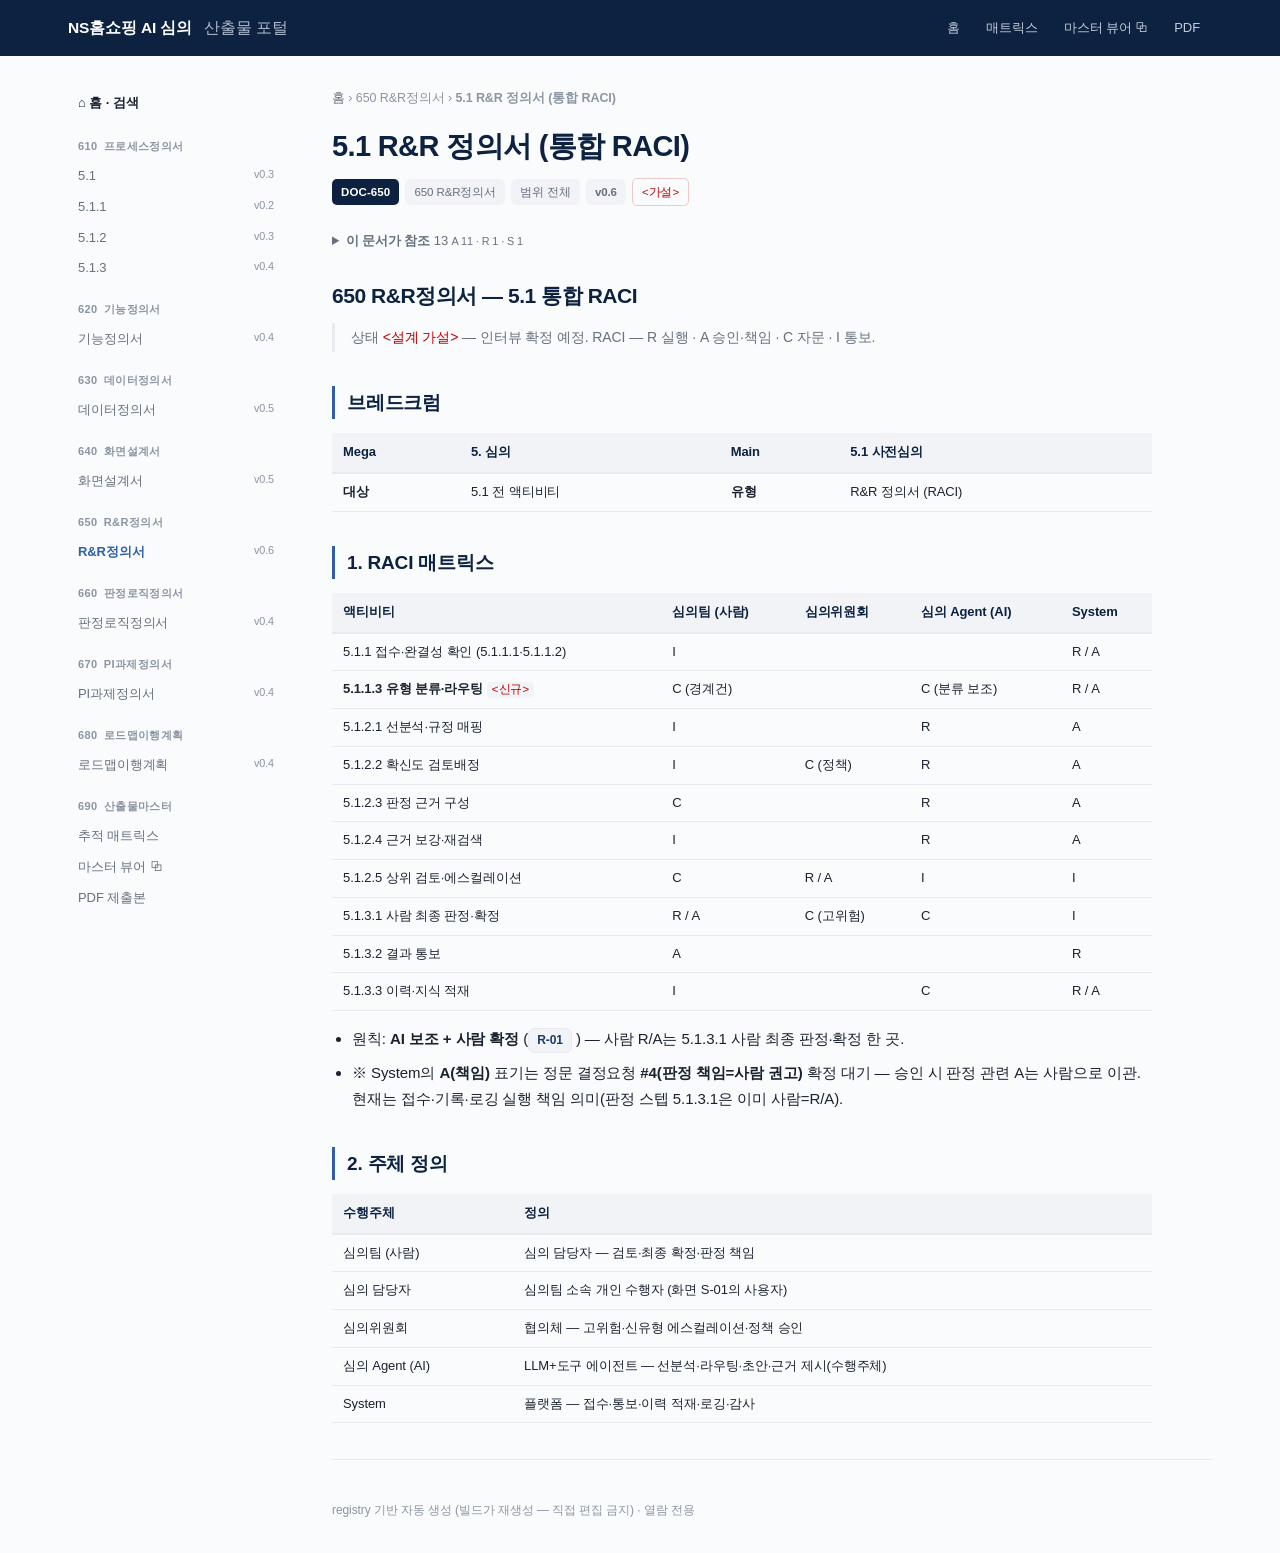
<file: portal/doc-650.html>
<!DOCTYPE html>
<html lang="ko"><head><meta charset="utf-8">
<meta name="viewport" content="width=device-width, initial-scale=1">
<meta name="robots" content="noindex, nofollow, noarchive">
<link rel="icon" href="data:image/svg+xml,<svg xmlns=%22http://www.w3.org/2000/svg%22 viewBox=%220 0 16 16%22><rect width=%2216%22 height=%2216%22 fill=%22%230D2240%22/></svg>">
<title>5.1 R&amp;R 정의서 (통합 RACI) · NSHS 포털</title>
<link rel="stylesheet" href="style.css"></head>
<body>
<header><div class="hwrap"><a class="home" href="index.html">NS홈쇼핑 AI 심의 <span>산출물 포털</span></a>
<nav class="top"><a href="index.html">홈</a><a href="matrix.html">매트릭스</a><a href="../index.html">마스터 뷰어 ⧉</a><a href="master.pdf">PDF</a></nav></div></header>
<div class="shell">
<aside class="side"><a class="shome" href="index.html">⌂ 홈 · 검색</a><div class="sg"><div class="sh"><span class="sf">610</span>프로세스정의서</div><a class="sn" href="doc-5.1.html">5.1<small>v0.3</small></a><a class="sn" href="doc-5.1.1.html">5.1.1<small>v0.2</small></a><a class="sn" href="doc-5.1.2.html">5.1.2<small>v0.3</small></a><a class="sn" href="doc-5.1.3.html">5.1.3<small>v0.4</small></a></div><div class="sg"><div class="sh"><span class="sf">620</span>기능정의서</div><a class="sn" href="doc-620.html">기능정의서<small>v0.4</small></a></div><div class="sg"><div class="sh"><span class="sf">630</span>데이터정의서</div><a class="sn" href="doc-630.html">데이터정의서<small>v0.5</small></a></div><div class="sg"><div class="sh"><span class="sf">640</span>화면설계서</div><a class="sn" href="doc-640.html">화면설계서<small>v0.5</small></a></div><div class="sg"><div class="sh"><span class="sf">650</span>R&R정의서</div><a class="sn on" href="doc-650.html">R&amp;R정의서<small>v0.6</small></a></div><div class="sg"><div class="sh"><span class="sf">660</span>판정로직정의서</div><a class="sn" href="doc-660.html">판정로직정의서<small>v0.4</small></a></div><div class="sg"><div class="sh"><span class="sf">670</span>PI과제정의서</div><a class="sn" href="doc-670.html">PI과제정의서<small>v0.4</small></a></div><div class="sg"><div class="sh"><span class="sf">680</span>로드맵이행계획</div><a class="sn" href="doc-680.html">로드맵이행계획<small>v0.4</small></a></div><div class="sg"><div class="sh"><span class="sf">690</span>산출물마스터</div><a class="sn" href="matrix.html">추적 매트릭스</a><a class="sn" href="../index.html">마스터 뷰어 ⧉</a><a class="sn" href="master.pdf">PDF 제출본</a></div></aside>
<div class="maincol">
<nav class="crumb"><a href="index.html">홈</a> › <span>650 R&R정의서</span> › <b>5.1 R&amp;R 정의서 (통합 RACI)</b></nav>
<main>
<h1>5.1 R&amp;R 정의서 (통합 RACI)</h1><div class="meta"><span class="badge id">DOC-650</span><span class="badge">650 R&R정의서</span><span class="badge">범위 전체</span><span class="badge v">v0.6</span><span class="badge st">&lt;가설&gt;</span></div><details class="refs"><summary><b>이 문서가 참조</b> 13 <small>A 11 · R 1 · S 1</small></summary><div class="cg"><b>A</b><span><a class="chip" href="doc-5.1.1.html#A-5.1.1.1">A-5.1.1.1</a><a class="chip" href="doc-5.1.1.html#A-5.1.1.2">A-5.1.1.2</a><a class="chip" href="doc-5.1.1.html#A-5.1.1.3">A-5.1.1.3</a><a class="chip" href="doc-5.1.2.html#A-5.1.2.1">A-5.1.2.1</a><a class="chip" href="doc-5.1.2.html#A-5.1.2.2">A-5.1.2.2</a><a class="chip" href="doc-5.1.2.html#A-5.1.2.3">A-5.1.2.3</a><a class="chip" href="doc-5.1.2.html#A-5.1.2.4">A-5.1.2.4</a><a class="chip" href="doc-5.1.2.html#A-5.1.2.5">A-5.1.2.5</a><a class="chip" href="doc-5.1.3.html#A-5.1.3.1">A-5.1.3.1</a><a class="chip" href="doc-5.1.3.html#A-5.1.3.2">A-5.1.3.2</a><a class="chip" href="doc-5.1.3.html#A-5.1.3.3">A-5.1.3.3</a></span></div><div class="cg"><b>R</b><span><a class="chip" href="doc-660.html#R-01">R-01</a></span></div><div class="cg"><b>S</b><span><a class="chip" href="doc-640.html#S-01">S-01</a></span></div></details><article><h1>650 R&amp;R정의서 — 5.1 통합 RACI</h1>
<blockquote>상태 <span class="tag">&lt;설계 가설&gt;</span> — 인터뷰 확정 예정. RACI — R 실행 · A 승인·책임 · C 자문 · I 통보.</blockquote>
<h2>브레드크럼</h2>
<div class="twrap"><table><thead><tr><th>Mega</th><th>5. 심의</th><th>Main</th><th>5.1 사전심의</th></tr></thead><tbody><tr><td><b>대상</b></td><td>5.1 전 액티비티</td><td><b>유형</b></td><td>R&amp;R 정의서 (RACI)</td></tr></tbody></table></div>
<h2>1. RACI 매트릭스</h2>
<div class="twrap"><table><thead><tr><th>액티비티</th><th>심의팀 (사람)</th><th>심의위원회</th><th>심의 Agent (AI)</th><th>System</th></tr></thead><tbody><tr><td>5.1.1 접수·완결성 확인 (5.1.1.1·5.1.1.2)</td><td>I</td><td></td><td></td><td>R / A</td></tr><tr><td><b>5.1.1.3 유형 분류·라우팅</b> <code><span class="tag">&lt;신규&gt;</span></code></td><td>C (경계건)</td><td></td><td>C (분류 보조)</td><td>R / A</td></tr><tr><td>5.1.2.1 선분석·규정 매핑</td><td>I</td><td></td><td>R</td><td>A</td></tr><tr><td>5.1.2.2 확신도 검토배정</td><td>I</td><td>C (정책)</td><td>R</td><td>A</td></tr><tr><td>5.1.2.3 판정 근거 구성</td><td>C</td><td></td><td>R</td><td>A</td></tr><tr><td>5.1.2.4 근거 보강·재검색</td><td>I</td><td></td><td>R</td><td>A</td></tr><tr><td>5.1.2.5 상위 검토·에스컬레이션</td><td>C</td><td>R / A</td><td>I</td><td>I</td></tr><tr><td>5.1.3.1 사람 최종 판정·확정</td><td>R / A</td><td>C (고위험)</td><td>C</td><td>I</td></tr><tr><td>5.1.3.2 결과 통보</td><td>A</td><td></td><td></td><td>R</td></tr><tr><td>5.1.3.3 이력·지식 적재</td><td>I</td><td></td><td>C</td><td>R / A</td></tr></tbody></table></div>
<ul><li>원칙: <b>AI 보조 + 사람 확정</b> (<a class="chip" href="doc-660.html#R-01">R-01</a>) — 사람 R/A는 5.1.3.1 사람 최종 판정·확정 한 곳.</li><li>※ System의 <b>A(책임)</b> 표기는 정문 결정요청 <b>#4(판정 책임=사람 권고)</b> 확정 대기 — 승인 시 판정 관련 A는 사람으로 이관. 현재는 접수·기록·로깅 실행 책임 의미(판정 스텝 5.1.3.1은 이미 사람=R/A).</li></ul>
<h2>2. 주체 정의</h2>
<div class="twrap"><table><thead><tr><th>수행주체</th><th>정의</th></tr></thead><tbody><tr><td>심의팀 (사람)</td><td>심의 담당자 — 검토·최종 확정·판정 책임</td></tr><tr><td>심의 담당자</td><td>심의팀 소속 개인 수행자 (화면 S-01의 사용자)</td></tr><tr><td>심의위원회</td><td>협의체 — 고위험·신유형 에스컬레이션·정책 승인</td></tr><tr><td>심의 Agent (AI)</td><td>LLM+도구 에이전트 — 선분석·라우팅·초안·근거 제시(수행주체)</td></tr><tr><td>System</td><td>플랫폼 — 접수·통보·이력 적재·로깅·감사</td></tr></tbody></table></div></article>
</main>
<footer>registry 기반 자동 생성 (빌드가 재생성 — 직접 편집 금지) · 열람 전용</footer>
</div>
</div></body></html>
</file>
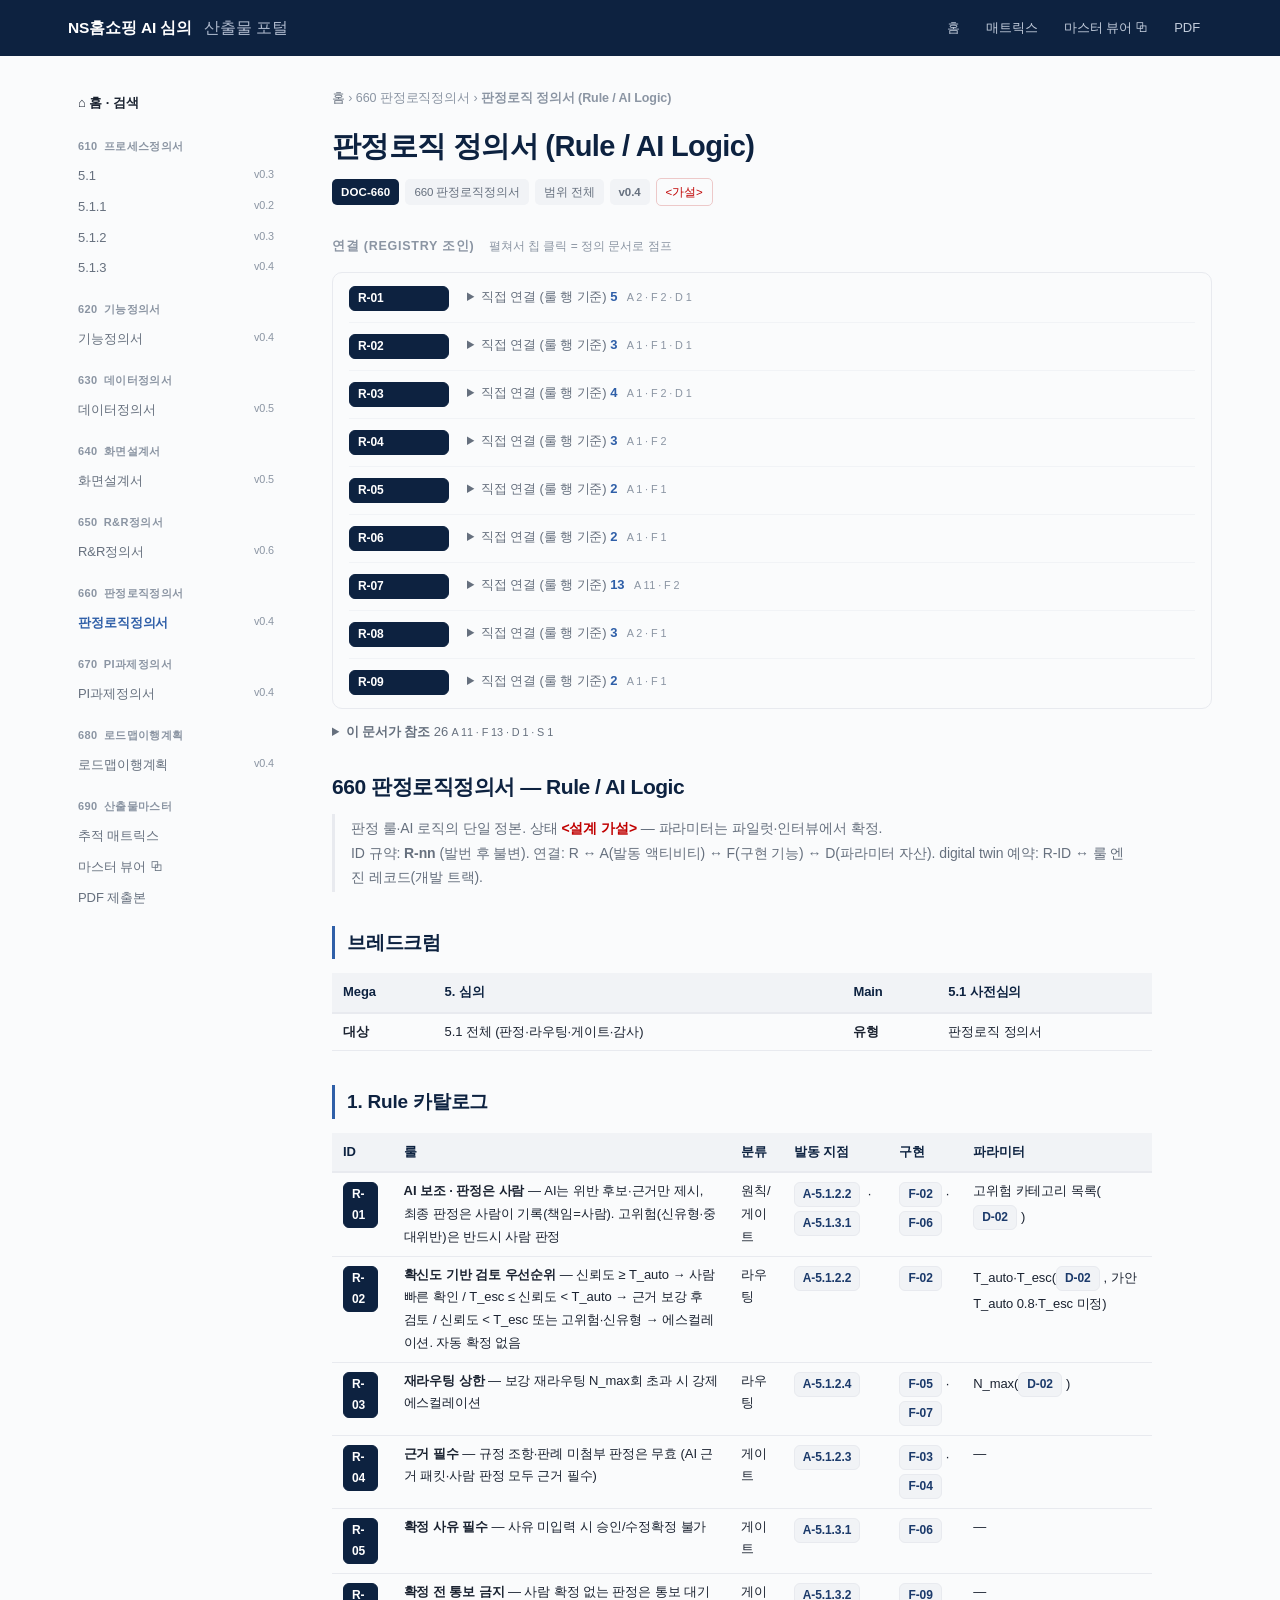
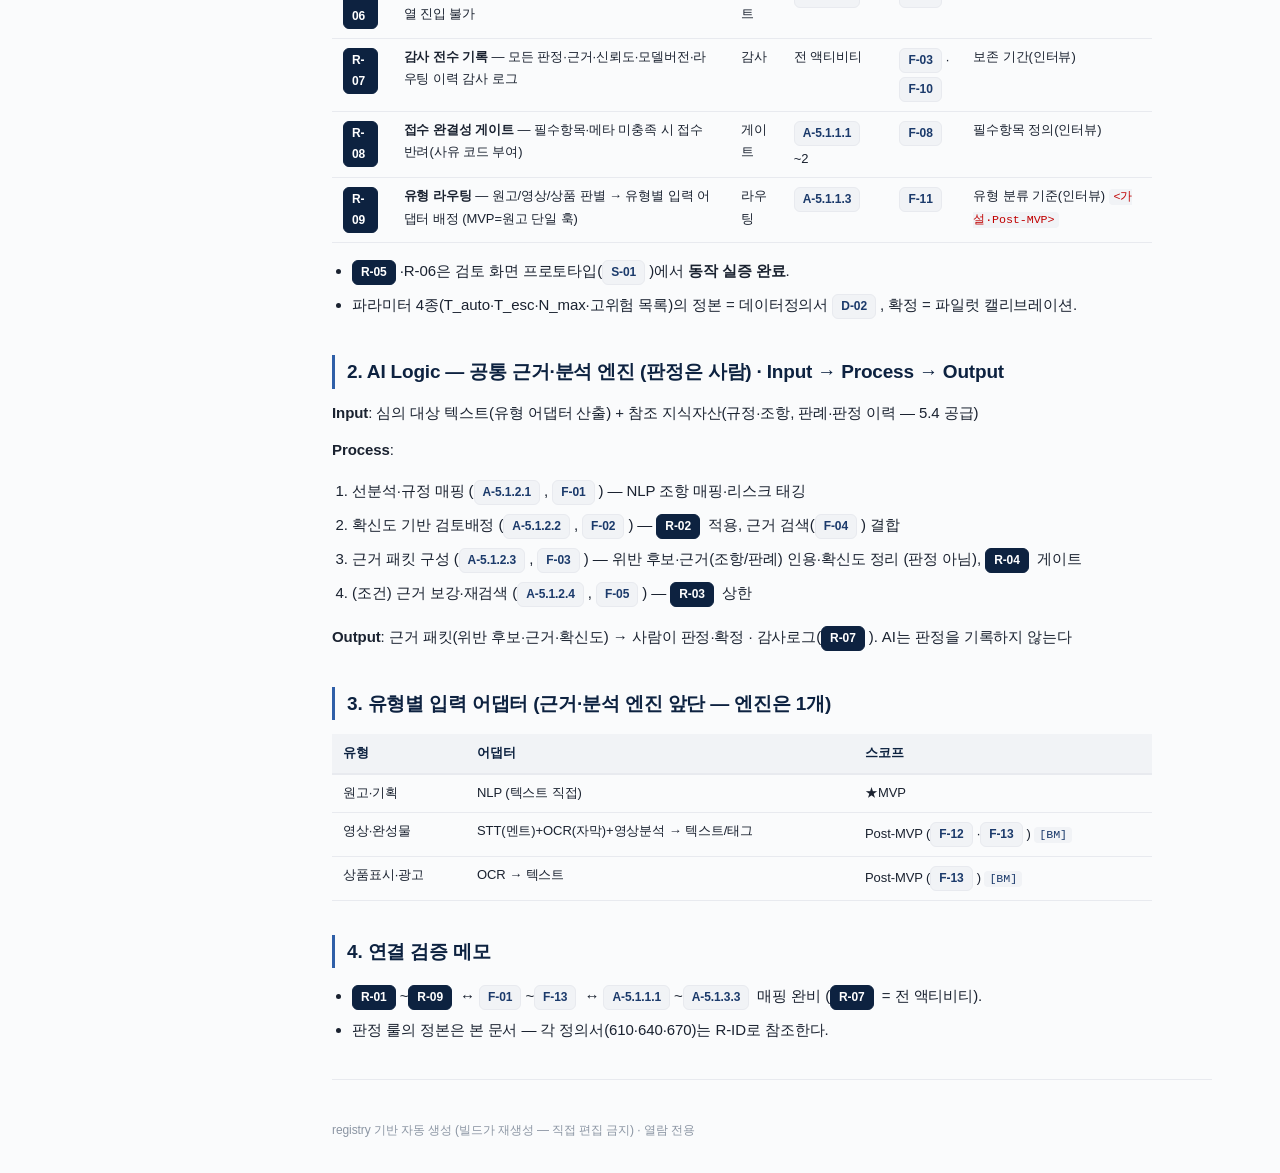
<file: portal/doc-660.html>
<!DOCTYPE html>
<html lang="ko"><head><meta charset="utf-8">
<meta name="viewport" content="width=device-width, initial-scale=1">
<meta name="robots" content="noindex, nofollow, noarchive">
<link rel="icon" href="data:image/svg+xml,<svg xmlns=%22http://www.w3.org/2000/svg%22 viewBox=%220 0 16 16%22><rect width=%2216%22 height=%2216%22 fill=%22%230D2240%22/></svg>">
<title>판정로직 정의서 (Rule / AI Logic) · NSHS 포털</title>
<link rel="stylesheet" href="style.css"></head>
<body>
<header><div class="hwrap"><a class="home" href="index.html">NS홈쇼핑 AI 심의 <span>산출물 포털</span></a>
<nav class="top"><a href="index.html">홈</a><a href="matrix.html">매트릭스</a><a href="../index.html">마스터 뷰어 ⧉</a><a href="master.pdf">PDF</a></nav></div></header>
<div class="shell">
<aside class="side"><a class="shome" href="index.html">⌂ 홈 · 검색</a><div class="sg"><div class="sh"><span class="sf">610</span>프로세스정의서</div><a class="sn" href="doc-5.1.html">5.1<small>v0.3</small></a><a class="sn" href="doc-5.1.1.html">5.1.1<small>v0.2</small></a><a class="sn" href="doc-5.1.2.html">5.1.2<small>v0.3</small></a><a class="sn" href="doc-5.1.3.html">5.1.3<small>v0.4</small></a></div><div class="sg"><div class="sh"><span class="sf">620</span>기능정의서</div><a class="sn" href="doc-620.html">기능정의서<small>v0.4</small></a></div><div class="sg"><div class="sh"><span class="sf">630</span>데이터정의서</div><a class="sn" href="doc-630.html">데이터정의서<small>v0.5</small></a></div><div class="sg"><div class="sh"><span class="sf">640</span>화면설계서</div><a class="sn" href="doc-640.html">화면설계서<small>v0.5</small></a></div><div class="sg"><div class="sh"><span class="sf">650</span>R&R정의서</div><a class="sn" href="doc-650.html">R&amp;R정의서<small>v0.6</small></a></div><div class="sg"><div class="sh"><span class="sf">660</span>판정로직정의서</div><a class="sn on" href="doc-660.html">판정로직정의서<small>v0.4</small></a></div><div class="sg"><div class="sh"><span class="sf">670</span>PI과제정의서</div><a class="sn" href="doc-670.html">PI과제정의서<small>v0.4</small></a></div><div class="sg"><div class="sh"><span class="sf">680</span>로드맵이행계획</div><a class="sn" href="doc-680.html">로드맵이행계획<small>v0.4</small></a></div><div class="sg"><div class="sh"><span class="sf">690</span>산출물마스터</div><a class="sn" href="matrix.html">추적 매트릭스</a><a class="sn" href="../index.html">마스터 뷰어 ⧉</a><a class="sn" href="master.pdf">PDF 제출본</a></div></aside>
<div class="maincol">
<nav class="crumb"><a href="index.html">홈</a> › <span>660 판정로직정의서</span> › <b>판정로직 정의서 (Rule / AI Logic)</b></nav>
<main>
<h1>판정로직 정의서 (Rule / AI Logic)</h1><div class="meta"><span class="badge id">DOC-660</span><span class="badge">660 판정로직정의서</span><span class="badge">범위 전체</span><span class="badge v">v0.4</span><span class="badge st">&lt;가설&gt;</span></div><h2 class="sec">연결 (registry 조인) <span class="secnote">펼쳐서 칩 클릭 = 정의 문서로 점프</span></h2><div class="links"><div class="prov"><span class="chip def" id="R-01">R-01</span><div class="provbody"><details><summary>직접 연결 (룰 행 기준) <b>5</b> <small>A 2 · F 2 · D 1</small></summary><div class="cg"><b>A</b><span><a class="chip" href="doc-5.1.2.html#A-5.1.2.2">A-5.1.2.2</a><a class="chip" href="doc-5.1.3.html#A-5.1.3.1">A-5.1.3.1</a></span></div><div class="cg"><b>F</b><span><a class="chip" href="doc-620.html#F-02">F-02</a><a class="chip" href="doc-620.html#F-06">F-06</a></span></div><div class="cg"><b>D</b><span><a class="chip" href="doc-630.html#D-02">D-02</a></span></div></details></div></div><div class="prov"><span class="chip def" id="R-02">R-02</span><div class="provbody"><details><summary>직접 연결 (룰 행 기준) <b>3</b> <small>A 1 · F 1 · D 1</small></summary><div class="cg"><b>A</b><span><a class="chip" href="doc-5.1.2.html#A-5.1.2.2">A-5.1.2.2</a></span></div><div class="cg"><b>F</b><span><a class="chip" href="doc-620.html#F-02">F-02</a></span></div><div class="cg"><b>D</b><span><a class="chip" href="doc-630.html#D-02">D-02</a></span></div></details></div></div><div class="prov"><span class="chip def" id="R-03">R-03</span><div class="provbody"><details><summary>직접 연결 (룰 행 기준) <b>4</b> <small>A 1 · F 2 · D 1</small></summary><div class="cg"><b>A</b><span><a class="chip" href="doc-5.1.2.html#A-5.1.2.4">A-5.1.2.4</a></span></div><div class="cg"><b>F</b><span><a class="chip" href="doc-620.html#F-05">F-05</a><a class="chip" href="doc-620.html#F-07">F-07</a></span></div><div class="cg"><b>D</b><span><a class="chip" href="doc-630.html#D-02">D-02</a></span></div></details></div></div><div class="prov"><span class="chip def" id="R-04">R-04</span><div class="provbody"><details><summary>직접 연결 (룰 행 기준) <b>3</b> <small>A 1 · F 2</small></summary><div class="cg"><b>A</b><span><a class="chip" href="doc-5.1.2.html#A-5.1.2.3">A-5.1.2.3</a></span></div><div class="cg"><b>F</b><span><a class="chip" href="doc-620.html#F-03">F-03</a><a class="chip" href="doc-620.html#F-04">F-04</a></span></div></details></div></div><div class="prov"><span class="chip def" id="R-05">R-05</span><div class="provbody"><details><summary>직접 연결 (룰 행 기준) <b>2</b> <small>A 1 · F 1</small></summary><div class="cg"><b>A</b><span><a class="chip" href="doc-5.1.3.html#A-5.1.3.1">A-5.1.3.1</a></span></div><div class="cg"><b>F</b><span><a class="chip" href="doc-620.html#F-06">F-06</a></span></div></details></div></div><div class="prov"><span class="chip def" id="R-06">R-06</span><div class="provbody"><details><summary>직접 연결 (룰 행 기준) <b>2</b> <small>A 1 · F 1</small></summary><div class="cg"><b>A</b><span><a class="chip" href="doc-5.1.3.html#A-5.1.3.2">A-5.1.3.2</a></span></div><div class="cg"><b>F</b><span><a class="chip" href="doc-620.html#F-09">F-09</a></span></div></details></div></div><div class="prov"><span class="chip def" id="R-07">R-07</span><div class="provbody"><details><summary>직접 연결 (룰 행 기준) <b>13</b> <small>A 11 · F 2</small></summary><div class="cg"><b>A</b><span><a class="chip" href="doc-5.1.1.html#A-5.1.1.1">A-5.1.1.1</a><a class="chip" href="doc-5.1.1.html#A-5.1.1.2">A-5.1.1.2</a><a class="chip" href="doc-5.1.1.html#A-5.1.1.3">A-5.1.1.3</a><a class="chip" href="doc-5.1.2.html#A-5.1.2.1">A-5.1.2.1</a><a class="chip" href="doc-5.1.2.html#A-5.1.2.2">A-5.1.2.2</a><a class="chip" href="doc-5.1.2.html#A-5.1.2.3">A-5.1.2.3</a><a class="chip" href="doc-5.1.2.html#A-5.1.2.4">A-5.1.2.4</a><a class="chip" href="doc-5.1.2.html#A-5.1.2.5">A-5.1.2.5</a><a class="chip" href="doc-5.1.3.html#A-5.1.3.1">A-5.1.3.1</a><a class="chip" href="doc-5.1.3.html#A-5.1.3.2">A-5.1.3.2</a><a class="chip" href="doc-5.1.3.html#A-5.1.3.3">A-5.1.3.3</a></span></div><div class="cg"><b>F</b><span><a class="chip" href="doc-620.html#F-03">F-03</a><a class="chip" href="doc-620.html#F-10">F-10</a></span></div></details></div></div><div class="prov"><span class="chip def" id="R-08">R-08</span><div class="provbody"><details><summary>직접 연결 (룰 행 기준) <b>3</b> <small>A 2 · F 1</small></summary><div class="cg"><b>A</b><span><a class="chip" href="doc-5.1.1.html#A-5.1.1.1">A-5.1.1.1</a><a class="chip" href="doc-5.1.1.html#A-5.1.1.2">A-5.1.1.2</a></span></div><div class="cg"><b>F</b><span><a class="chip" href="doc-620.html#F-08">F-08</a></span></div></details></div></div><div class="prov"><span class="chip def" id="R-09">R-09</span><div class="provbody"><details><summary>직접 연결 (룰 행 기준) <b>2</b> <small>A 1 · F 1</small></summary><div class="cg"><b>A</b><span><a class="chip" href="doc-5.1.1.html#A-5.1.1.3">A-5.1.1.3</a></span></div><div class="cg"><b>F</b><span><a class="chip" href="doc-620.html#F-11">F-11</a></span></div></details></div></div></div><details class="refs"><summary><b>이 문서가 참조</b> 26 <small>A 11 · F 13 · D 1 · S 1</small></summary><div class="cg"><b>A</b><span><a class="chip" href="doc-5.1.1.html#A-5.1.1.1">A-5.1.1.1</a><a class="chip" href="doc-5.1.1.html#A-5.1.1.2">A-5.1.1.2</a><a class="chip" href="doc-5.1.1.html#A-5.1.1.3">A-5.1.1.3</a><a class="chip" href="doc-5.1.2.html#A-5.1.2.1">A-5.1.2.1</a><a class="chip" href="doc-5.1.2.html#A-5.1.2.2">A-5.1.2.2</a><a class="chip" href="doc-5.1.2.html#A-5.1.2.3">A-5.1.2.3</a><a class="chip" href="doc-5.1.2.html#A-5.1.2.4">A-5.1.2.4</a><a class="chip" href="doc-5.1.2.html#A-5.1.2.5">A-5.1.2.5</a><a class="chip" href="doc-5.1.3.html#A-5.1.3.1">A-5.1.3.1</a><a class="chip" href="doc-5.1.3.html#A-5.1.3.2">A-5.1.3.2</a><a class="chip" href="doc-5.1.3.html#A-5.1.3.3">A-5.1.3.3</a></span></div><div class="cg"><b>F</b><span><a class="chip" href="doc-620.html#F-01">F-01</a><a class="chip" href="doc-620.html#F-02">F-02</a><a class="chip" href="doc-620.html#F-03">F-03</a><a class="chip" href="doc-620.html#F-04">F-04</a><a class="chip" href="doc-620.html#F-05">F-05</a><a class="chip" href="doc-620.html#F-06">F-06</a><a class="chip" href="doc-620.html#F-07">F-07</a><a class="chip" href="doc-620.html#F-08">F-08</a><a class="chip" href="doc-620.html#F-09">F-09</a><a class="chip" href="doc-620.html#F-10">F-10</a><a class="chip" href="doc-620.html#F-11">F-11</a><a class="chip" href="doc-620.html#F-12">F-12</a><a class="chip" href="doc-620.html#F-13">F-13</a></span></div><div class="cg"><b>D</b><span><a class="chip" href="doc-630.html#D-02">D-02</a></span></div><div class="cg"><b>S</b><span><a class="chip" href="doc-640.html#S-01">S-01</a></span></div></details><article><h1>660 판정로직정의서 — Rule / AI Logic</h1>
<blockquote>판정 룰·AI 로직의 단일 정본. 상태 <b><span class="tag">&lt;설계 가설&gt;</span></b> — 파라미터는 파일럿·인터뷰에서 확정.<br>ID 규약: <b>R-nn</b> (발번 후 불변). 연결: R ↔ A(발동 액티비티) ↔ F(구현 기능) ↔ D(파라미터 자산). digital twin 예약: R-ID ↔ 룰 엔진 레코드(개발 트랙).</blockquote>
<h2>브레드크럼</h2>
<div class="twrap"><table><thead><tr><th>Mega</th><th>5. 심의</th><th>Main</th><th>5.1 사전심의</th></tr></thead><tbody><tr><td><b>대상</b></td><td>5.1 전체 (판정·라우팅·게이트·감사)</td><td><b>유형</b></td><td>판정로직 정의서</td></tr></tbody></table></div>
<h2>1. Rule 카탈로그</h2>
<div class="twrap"><table><thead><tr><th>ID</th><th>룰</th><th>분류</th><th>발동 지점</th><th>구현</th><th>파라미터</th></tr></thead><tbody><tr><td><span class="chip def">R-01</span></td><td><b>AI 보조 · 판정은 사람</b> — AI는 위반 후보·근거만 제시, 최종 판정은 사람이 기록(책임=사람). 고위험(신유형·중대위반)은 반드시 사람 판정</td><td>원칙/게이트</td><td><a class="chip" href="doc-5.1.2.html#A-5.1.2.2">A-5.1.2.2</a> · <a class="chip" href="doc-5.1.3.html#A-5.1.3.1">A-5.1.3.1</a></td><td><a class="chip" href="doc-620.html#F-02">F-02</a>·<a class="chip" href="doc-620.html#F-06">F-06</a></td><td>고위험 카테고리 목록(<a class="chip" href="doc-630.html#D-02">D-02</a>)</td></tr><tr><td><span class="chip def">R-02</span></td><td><b>확신도 기반 검토 우선순위</b> — 신뢰도 ≥ T_auto → 사람 빠른 확인 / T_esc ≤ 신뢰도 &lt; T_auto → 근거 보강 후 검토 / 신뢰도 &lt; T_esc 또는 고위험·신유형 → 에스컬레이션. 자동 확정 없음</td><td>라우팅</td><td><a class="chip" href="doc-5.1.2.html#A-5.1.2.2">A-5.1.2.2</a></td><td><a class="chip" href="doc-620.html#F-02">F-02</a></td><td>T_auto·T_esc(<a class="chip" href="doc-630.html#D-02">D-02</a>, 가안 T_auto 0.8·T_esc 미정)</td></tr><tr><td><span class="chip def">R-03</span></td><td><b>재라우팅 상한</b> — 보강 재라우팅 N_max회 초과 시 강제 에스컬레이션</td><td>라우팅</td><td><a class="chip" href="doc-5.1.2.html#A-5.1.2.4">A-5.1.2.4</a></td><td><a class="chip" href="doc-620.html#F-05">F-05</a>·<a class="chip" href="doc-620.html#F-07">F-07</a></td><td>N_max(<a class="chip" href="doc-630.html#D-02">D-02</a>)</td></tr><tr><td><span class="chip def">R-04</span></td><td><b>근거 필수</b> — 규정 조항·판례 미첨부 판정은 무효 (AI 근거 패킷·사람 판정 모두 근거 필수)</td><td>게이트</td><td><a class="chip" href="doc-5.1.2.html#A-5.1.2.3">A-5.1.2.3</a></td><td><a class="chip" href="doc-620.html#F-03">F-03</a>·<a class="chip" href="doc-620.html#F-04">F-04</a></td><td>—</td></tr><tr><td><span class="chip def">R-05</span></td><td><b>확정 사유 필수</b> — 사유 미입력 시 승인/수정확정 불가</td><td>게이트</td><td><a class="chip" href="doc-5.1.3.html#A-5.1.3.1">A-5.1.3.1</a></td><td><a class="chip" href="doc-620.html#F-06">F-06</a></td><td>—</td></tr><tr><td><span class="chip def">R-06</span></td><td><b>확정 전 통보 금지</b> — 사람 확정 없는 판정은 통보 대기열 진입 불가</td><td>게이트</td><td><a class="chip" href="doc-5.1.3.html#A-5.1.3.2">A-5.1.3.2</a></td><td><a class="chip" href="doc-620.html#F-09">F-09</a></td><td>—</td></tr><tr><td><span class="chip def">R-07</span></td><td><b>감사 전수 기록</b> — 모든 판정·근거·신뢰도·모델버전·라우팅 이력 감사 로그</td><td>감사</td><td>전 액티비티</td><td><a class="chip" href="doc-620.html#F-03">F-03</a>·<a class="chip" href="doc-620.html#F-10">F-10</a></td><td>보존 기간(인터뷰)</td></tr><tr><td><span class="chip def">R-08</span></td><td><b>접수 완결성 게이트</b> — 필수항목·메타 미충족 시 접수 반려(사유 코드 부여)</td><td>게이트</td><td><a class="chip" href="doc-5.1.1.html#A-5.1.1.1">A-5.1.1.1</a>~2</td><td><a class="chip" href="doc-620.html#F-08">F-08</a></td><td>필수항목 정의(인터뷰)</td></tr><tr><td><span class="chip def">R-09</span></td><td><b>유형 라우팅</b> — 원고/영상/상품 판별 → 유형별 입력 어댑터 배정 (MVP=원고 단일 훅)</td><td>라우팅</td><td><a class="chip" href="doc-5.1.1.html#A-5.1.1.3">A-5.1.1.3</a></td><td><a class="chip" href="doc-620.html#F-11">F-11</a></td><td>유형 분류 기준(인터뷰) <code><span class="tag">&lt;가설·Post-MVP&gt;</span></code></td></tr></tbody></table></div>
<ul><li><span class="chip def">R-05</span>·R-06은 검토 화면 프로토타입(<a class="chip" href="doc-640.html#S-01">S-01</a>)에서 <b>동작 실증 완료</b>.</li><li>파라미터 4종(T_auto·T_esc·N_max·고위험 목록)의 정본 = 데이터정의서 <a class="chip" href="doc-630.html#D-02">D-02</a>, 확정 = 파일럿 캘리브레이션.</li></ul>
<h2>2. AI Logic — 공통 근거·분석 엔진 (판정은 사람) · Input → Process → Output</h2>
<p><b>Input</b>: 심의 대상 텍스트(유형 어댑터 산출) + 참조 지식자산(규정·조항, 판례·판정 이력 — 5.4 공급)</p>
<p><b>Process</b>:</p>
<ol><li>선분석·규정 매핑 (<a class="chip" href="doc-5.1.2.html#A-5.1.2.1">A-5.1.2.1</a>, <a class="chip" href="doc-620.html#F-01">F-01</a>) — NLP 조항 매핑·리스크 태깅</li><li>확신도 기반 검토배정 (<a class="chip" href="doc-5.1.2.html#A-5.1.2.2">A-5.1.2.2</a>, <a class="chip" href="doc-620.html#F-02">F-02</a>) — <b><span class="chip def">R-02</span></b> 적용, 근거 검색(<a class="chip" href="doc-620.html#F-04">F-04</a>) 결합</li><li>근거 패킷 구성 (<a class="chip" href="doc-5.1.2.html#A-5.1.2.3">A-5.1.2.3</a>, <a class="chip" href="doc-620.html#F-03">F-03</a>) — 위반 후보·근거(조항/판례) 인용·확신도 정리 (판정 아님), <b><span class="chip def">R-04</span></b> 게이트</li><li>(조건) 근거 보강·재검색 (<a class="chip" href="doc-5.1.2.html#A-5.1.2.4">A-5.1.2.4</a>, <a class="chip" href="doc-620.html#F-05">F-05</a>) — <b><span class="chip def">R-03</span></b> 상한</li></ol>
<p><b>Output</b>: 근거 패킷(위반 후보·근거·확신도) → 사람이 판정·확정 · 감사로그(<b><span class="chip def">R-07</span></b>). AI는 판정을 기록하지 않는다</p>
<h2>3. 유형별 입력 어댑터 (근거·분석 엔진 앞단 — 엔진은 1개)</h2>
<div class="twrap"><table><thead><tr><th>유형</th><th>어댑터</th><th>스코프</th></tr></thead><tbody><tr><td>원고·기획</td><td>NLP (텍스트 직접)</td><td>★MVP</td></tr><tr><td>영상·완성물</td><td>STT(멘트)+OCR(자막)+영상분석 → 텍스트/태그</td><td>Post-MVP (<a class="chip" href="doc-620.html#F-12">F-12</a>·<a class="chip" href="doc-620.html#F-13">F-13</a>) <code>[BM]</code></td></tr><tr><td>상품표시·광고</td><td>OCR → 텍스트</td><td>Post-MVP (<a class="chip" href="doc-620.html#F-13">F-13</a>) <code>[BM]</code></td></tr></tbody></table></div>
<h2>4. 연결 검증 메모</h2>
<ul><li><span class="chip def">R-01</span>~<span class="chip def">R-09</span> ↔ <a class="chip" href="doc-620.html#F-01">F-01</a>~<a class="chip" href="doc-620.html#F-13">F-13</a> ↔ <a class="chip" href="doc-5.1.1.html#A-5.1.1.1">A-5.1.1.1</a>~<a class="chip" href="doc-5.1.3.html#A-5.1.3.3">A-5.1.3.3</a> 매핑 완비 (<span class="chip def">R-07</span> = 전 액티비티).</li><li>판정 룰의 정본은 본 문서 — 각 정의서(610·640·670)는 R-ID로 참조한다.</li></ul></article>
</main>
<footer>registry 기반 자동 생성 (빌드가 재생성 — 직접 편집 금지) · 열람 전용</footer>
</div>
</div></body></html>
</file>
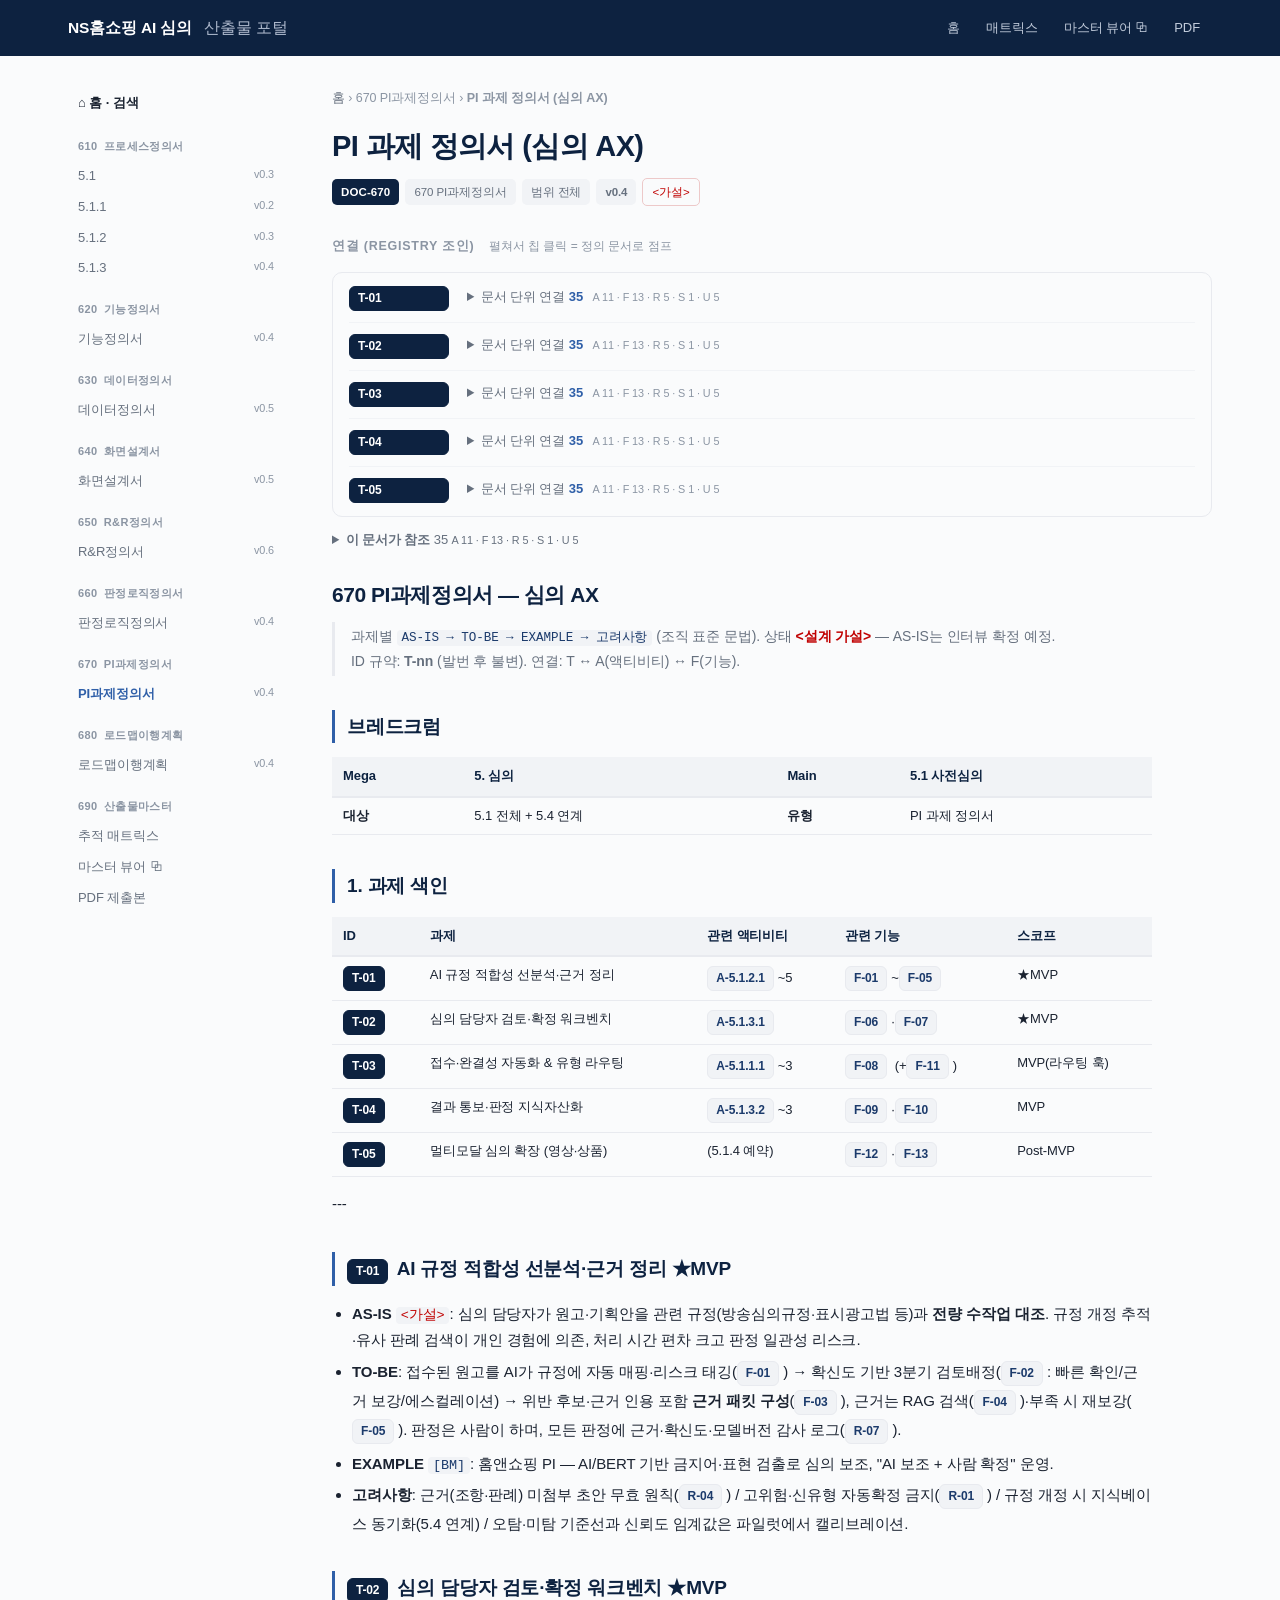
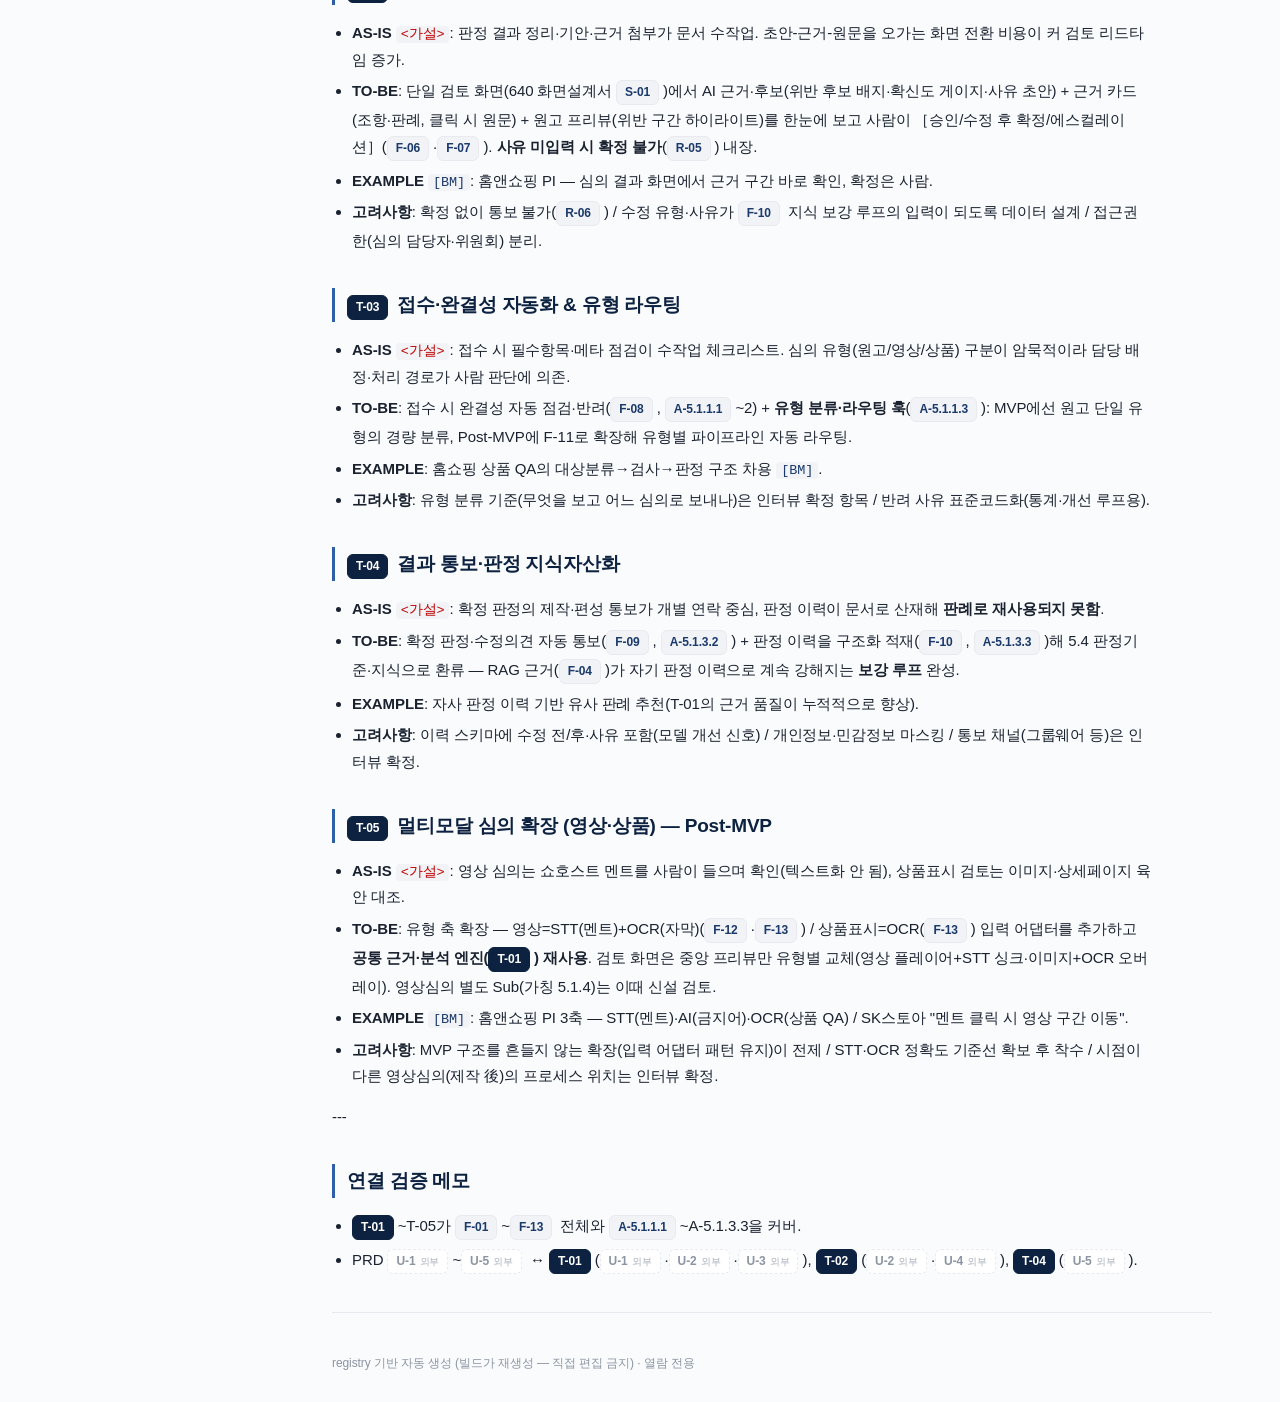
<file: portal/doc-670.html>
<!DOCTYPE html>
<html lang="ko"><head><meta charset="utf-8">
<meta name="viewport" content="width=device-width, initial-scale=1">
<meta name="robots" content="noindex, nofollow, noarchive">
<link rel="icon" href="data:image/svg+xml,<svg xmlns=%22http://www.w3.org/2000/svg%22 viewBox=%220 0 16 16%22><rect width=%2216%22 height=%2216%22 fill=%22%230D2240%22/></svg>">
<title>PI 과제 정의서 (심의 AX) · NSHS 포털</title>
<link rel="stylesheet" href="style.css"></head>
<body>
<header><div class="hwrap"><a class="home" href="index.html">NS홈쇼핑 AI 심의 <span>산출물 포털</span></a>
<nav class="top"><a href="index.html">홈</a><a href="matrix.html">매트릭스</a><a href="../index.html">마스터 뷰어 ⧉</a><a href="master.pdf">PDF</a></nav></div></header>
<div class="shell">
<aside class="side"><a class="shome" href="index.html">⌂ 홈 · 검색</a><div class="sg"><div class="sh"><span class="sf">610</span>프로세스정의서</div><a class="sn" href="doc-5.1.html">5.1<small>v0.3</small></a><a class="sn" href="doc-5.1.1.html">5.1.1<small>v0.2</small></a><a class="sn" href="doc-5.1.2.html">5.1.2<small>v0.3</small></a><a class="sn" href="doc-5.1.3.html">5.1.3<small>v0.4</small></a></div><div class="sg"><div class="sh"><span class="sf">620</span>기능정의서</div><a class="sn" href="doc-620.html">기능정의서<small>v0.4</small></a></div><div class="sg"><div class="sh"><span class="sf">630</span>데이터정의서</div><a class="sn" href="doc-630.html">데이터정의서<small>v0.5</small></a></div><div class="sg"><div class="sh"><span class="sf">640</span>화면설계서</div><a class="sn" href="doc-640.html">화면설계서<small>v0.5</small></a></div><div class="sg"><div class="sh"><span class="sf">650</span>R&R정의서</div><a class="sn" href="doc-650.html">R&amp;R정의서<small>v0.6</small></a></div><div class="sg"><div class="sh"><span class="sf">660</span>판정로직정의서</div><a class="sn" href="doc-660.html">판정로직정의서<small>v0.4</small></a></div><div class="sg"><div class="sh"><span class="sf">670</span>PI과제정의서</div><a class="sn on" href="doc-670.html">PI과제정의서<small>v0.4</small></a></div><div class="sg"><div class="sh"><span class="sf">680</span>로드맵이행계획</div><a class="sn" href="doc-680.html">로드맵이행계획<small>v0.4</small></a></div><div class="sg"><div class="sh"><span class="sf">690</span>산출물마스터</div><a class="sn" href="matrix.html">추적 매트릭스</a><a class="sn" href="../index.html">마스터 뷰어 ⧉</a><a class="sn" href="master.pdf">PDF 제출본</a></div></aside>
<div class="maincol">
<nav class="crumb"><a href="index.html">홈</a> › <span>670 PI과제정의서</span> › <b>PI 과제 정의서 (심의 AX)</b></nav>
<main>
<h1>PI 과제 정의서 (심의 AX)</h1><div class="meta"><span class="badge id">DOC-670</span><span class="badge">670 PI과제정의서</span><span class="badge">범위 전체</span><span class="badge v">v0.4</span><span class="badge st">&lt;가설&gt;</span></div><h2 class="sec">연결 (registry 조인) <span class="secnote">펼쳐서 칩 클릭 = 정의 문서로 점프</span></h2><div class="links"><div class="prov"><span class="chip def" id="T-01">T-01</span><div class="provbody"><details><summary>문서 단위 연결 <b>35</b> <small>A 11 · F 13 · R 5 · S 1 · U 5</small></summary><div class="cg"><b>A</b><span><a class="chip" href="doc-5.1.1.html#A-5.1.1.1">A-5.1.1.1</a><a class="chip" href="doc-5.1.1.html#A-5.1.1.2">A-5.1.1.2</a><a class="chip" href="doc-5.1.1.html#A-5.1.1.3">A-5.1.1.3</a><a class="chip" href="doc-5.1.2.html#A-5.1.2.1">A-5.1.2.1</a><a class="chip" href="doc-5.1.2.html#A-5.1.2.2">A-5.1.2.2</a><a class="chip" href="doc-5.1.2.html#A-5.1.2.3">A-5.1.2.3</a><a class="chip" href="doc-5.1.2.html#A-5.1.2.4">A-5.1.2.4</a><a class="chip" href="doc-5.1.2.html#A-5.1.2.5">A-5.1.2.5</a><a class="chip" href="doc-5.1.3.html#A-5.1.3.1">A-5.1.3.1</a><a class="chip" href="doc-5.1.3.html#A-5.1.3.2">A-5.1.3.2</a><a class="chip" href="doc-5.1.3.html#A-5.1.3.3">A-5.1.3.3</a></span></div><div class="cg"><b>F</b><span><a class="chip" href="doc-620.html#F-01">F-01</a><a class="chip" href="doc-620.html#F-02">F-02</a><a class="chip" href="doc-620.html#F-03">F-03</a><a class="chip" href="doc-620.html#F-04">F-04</a><a class="chip" href="doc-620.html#F-05">F-05</a><a class="chip" href="doc-620.html#F-06">F-06</a><a class="chip" href="doc-620.html#F-07">F-07</a><a class="chip" href="doc-620.html#F-08">F-08</a><a class="chip" href="doc-620.html#F-09">F-09</a><a class="chip" href="doc-620.html#F-10">F-10</a><a class="chip" href="doc-620.html#F-11">F-11</a><a class="chip" href="doc-620.html#F-12">F-12</a><a class="chip" href="doc-620.html#F-13">F-13</a></span></div><div class="cg"><b>R</b><span><a class="chip" href="doc-660.html#R-01">R-01</a><a class="chip" href="doc-660.html#R-04">R-04</a><a class="chip" href="doc-660.html#R-05">R-05</a><a class="chip" href="doc-660.html#R-06">R-06</a><a class="chip" href="doc-660.html#R-07">R-07</a></span></div><div class="cg"><b>S</b><span><a class="chip" href="doc-640.html#S-01">S-01</a></span></div><div class="cg"><b>U</b><span><span class="chip ext" title="외부: PRD 60 (개발트랙)">U-1<small>외부</small></span><span class="chip ext" title="외부: PRD 60 (개발트랙)">U-2<small>외부</small></span><span class="chip ext" title="외부: PRD 60 (개발트랙)">U-3<small>외부</small></span><span class="chip ext" title="외부: PRD 60 (개발트랙)">U-4<small>외부</small></span><span class="chip ext" title="외부: PRD 60 (개발트랙)">U-5<small>외부</small></span></span></div></details></div></div><div class="prov"><span class="chip def" id="T-02">T-02</span><div class="provbody"><details><summary>문서 단위 연결 <b>35</b> <small>A 11 · F 13 · R 5 · S 1 · U 5</small></summary><div class="cg"><b>A</b><span><a class="chip" href="doc-5.1.1.html#A-5.1.1.1">A-5.1.1.1</a><a class="chip" href="doc-5.1.1.html#A-5.1.1.2">A-5.1.1.2</a><a class="chip" href="doc-5.1.1.html#A-5.1.1.3">A-5.1.1.3</a><a class="chip" href="doc-5.1.2.html#A-5.1.2.1">A-5.1.2.1</a><a class="chip" href="doc-5.1.2.html#A-5.1.2.2">A-5.1.2.2</a><a class="chip" href="doc-5.1.2.html#A-5.1.2.3">A-5.1.2.3</a><a class="chip" href="doc-5.1.2.html#A-5.1.2.4">A-5.1.2.4</a><a class="chip" href="doc-5.1.2.html#A-5.1.2.5">A-5.1.2.5</a><a class="chip" href="doc-5.1.3.html#A-5.1.3.1">A-5.1.3.1</a><a class="chip" href="doc-5.1.3.html#A-5.1.3.2">A-5.1.3.2</a><a class="chip" href="doc-5.1.3.html#A-5.1.3.3">A-5.1.3.3</a></span></div><div class="cg"><b>F</b><span><a class="chip" href="doc-620.html#F-01">F-01</a><a class="chip" href="doc-620.html#F-02">F-02</a><a class="chip" href="doc-620.html#F-03">F-03</a><a class="chip" href="doc-620.html#F-04">F-04</a><a class="chip" href="doc-620.html#F-05">F-05</a><a class="chip" href="doc-620.html#F-06">F-06</a><a class="chip" href="doc-620.html#F-07">F-07</a><a class="chip" href="doc-620.html#F-08">F-08</a><a class="chip" href="doc-620.html#F-09">F-09</a><a class="chip" href="doc-620.html#F-10">F-10</a><a class="chip" href="doc-620.html#F-11">F-11</a><a class="chip" href="doc-620.html#F-12">F-12</a><a class="chip" href="doc-620.html#F-13">F-13</a></span></div><div class="cg"><b>R</b><span><a class="chip" href="doc-660.html#R-01">R-01</a><a class="chip" href="doc-660.html#R-04">R-04</a><a class="chip" href="doc-660.html#R-05">R-05</a><a class="chip" href="doc-660.html#R-06">R-06</a><a class="chip" href="doc-660.html#R-07">R-07</a></span></div><div class="cg"><b>S</b><span><a class="chip" href="doc-640.html#S-01">S-01</a></span></div><div class="cg"><b>U</b><span><span class="chip ext" title="외부: PRD 60 (개발트랙)">U-1<small>외부</small></span><span class="chip ext" title="외부: PRD 60 (개발트랙)">U-2<small>외부</small></span><span class="chip ext" title="외부: PRD 60 (개발트랙)">U-3<small>외부</small></span><span class="chip ext" title="외부: PRD 60 (개발트랙)">U-4<small>외부</small></span><span class="chip ext" title="외부: PRD 60 (개발트랙)">U-5<small>외부</small></span></span></div></details></div></div><div class="prov"><span class="chip def" id="T-03">T-03</span><div class="provbody"><details><summary>문서 단위 연결 <b>35</b> <small>A 11 · F 13 · R 5 · S 1 · U 5</small></summary><div class="cg"><b>A</b><span><a class="chip" href="doc-5.1.1.html#A-5.1.1.1">A-5.1.1.1</a><a class="chip" href="doc-5.1.1.html#A-5.1.1.2">A-5.1.1.2</a><a class="chip" href="doc-5.1.1.html#A-5.1.1.3">A-5.1.1.3</a><a class="chip" href="doc-5.1.2.html#A-5.1.2.1">A-5.1.2.1</a><a class="chip" href="doc-5.1.2.html#A-5.1.2.2">A-5.1.2.2</a><a class="chip" href="doc-5.1.2.html#A-5.1.2.3">A-5.1.2.3</a><a class="chip" href="doc-5.1.2.html#A-5.1.2.4">A-5.1.2.4</a><a class="chip" href="doc-5.1.2.html#A-5.1.2.5">A-5.1.2.5</a><a class="chip" href="doc-5.1.3.html#A-5.1.3.1">A-5.1.3.1</a><a class="chip" href="doc-5.1.3.html#A-5.1.3.2">A-5.1.3.2</a><a class="chip" href="doc-5.1.3.html#A-5.1.3.3">A-5.1.3.3</a></span></div><div class="cg"><b>F</b><span><a class="chip" href="doc-620.html#F-01">F-01</a><a class="chip" href="doc-620.html#F-02">F-02</a><a class="chip" href="doc-620.html#F-03">F-03</a><a class="chip" href="doc-620.html#F-04">F-04</a><a class="chip" href="doc-620.html#F-05">F-05</a><a class="chip" href="doc-620.html#F-06">F-06</a><a class="chip" href="doc-620.html#F-07">F-07</a><a class="chip" href="doc-620.html#F-08">F-08</a><a class="chip" href="doc-620.html#F-09">F-09</a><a class="chip" href="doc-620.html#F-10">F-10</a><a class="chip" href="doc-620.html#F-11">F-11</a><a class="chip" href="doc-620.html#F-12">F-12</a><a class="chip" href="doc-620.html#F-13">F-13</a></span></div><div class="cg"><b>R</b><span><a class="chip" href="doc-660.html#R-01">R-01</a><a class="chip" href="doc-660.html#R-04">R-04</a><a class="chip" href="doc-660.html#R-05">R-05</a><a class="chip" href="doc-660.html#R-06">R-06</a><a class="chip" href="doc-660.html#R-07">R-07</a></span></div><div class="cg"><b>S</b><span><a class="chip" href="doc-640.html#S-01">S-01</a></span></div><div class="cg"><b>U</b><span><span class="chip ext" title="외부: PRD 60 (개발트랙)">U-1<small>외부</small></span><span class="chip ext" title="외부: PRD 60 (개발트랙)">U-2<small>외부</small></span><span class="chip ext" title="외부: PRD 60 (개발트랙)">U-3<small>외부</small></span><span class="chip ext" title="외부: PRD 60 (개발트랙)">U-4<small>외부</small></span><span class="chip ext" title="외부: PRD 60 (개발트랙)">U-5<small>외부</small></span></span></div></details></div></div><div class="prov"><span class="chip def" id="T-04">T-04</span><div class="provbody"><details><summary>문서 단위 연결 <b>35</b> <small>A 11 · F 13 · R 5 · S 1 · U 5</small></summary><div class="cg"><b>A</b><span><a class="chip" href="doc-5.1.1.html#A-5.1.1.1">A-5.1.1.1</a><a class="chip" href="doc-5.1.1.html#A-5.1.1.2">A-5.1.1.2</a><a class="chip" href="doc-5.1.1.html#A-5.1.1.3">A-5.1.1.3</a><a class="chip" href="doc-5.1.2.html#A-5.1.2.1">A-5.1.2.1</a><a class="chip" href="doc-5.1.2.html#A-5.1.2.2">A-5.1.2.2</a><a class="chip" href="doc-5.1.2.html#A-5.1.2.3">A-5.1.2.3</a><a class="chip" href="doc-5.1.2.html#A-5.1.2.4">A-5.1.2.4</a><a class="chip" href="doc-5.1.2.html#A-5.1.2.5">A-5.1.2.5</a><a class="chip" href="doc-5.1.3.html#A-5.1.3.1">A-5.1.3.1</a><a class="chip" href="doc-5.1.3.html#A-5.1.3.2">A-5.1.3.2</a><a class="chip" href="doc-5.1.3.html#A-5.1.3.3">A-5.1.3.3</a></span></div><div class="cg"><b>F</b><span><a class="chip" href="doc-620.html#F-01">F-01</a><a class="chip" href="doc-620.html#F-02">F-02</a><a class="chip" href="doc-620.html#F-03">F-03</a><a class="chip" href="doc-620.html#F-04">F-04</a><a class="chip" href="doc-620.html#F-05">F-05</a><a class="chip" href="doc-620.html#F-06">F-06</a><a class="chip" href="doc-620.html#F-07">F-07</a><a class="chip" href="doc-620.html#F-08">F-08</a><a class="chip" href="doc-620.html#F-09">F-09</a><a class="chip" href="doc-620.html#F-10">F-10</a><a class="chip" href="doc-620.html#F-11">F-11</a><a class="chip" href="doc-620.html#F-12">F-12</a><a class="chip" href="doc-620.html#F-13">F-13</a></span></div><div class="cg"><b>R</b><span><a class="chip" href="doc-660.html#R-01">R-01</a><a class="chip" href="doc-660.html#R-04">R-04</a><a class="chip" href="doc-660.html#R-05">R-05</a><a class="chip" href="doc-660.html#R-06">R-06</a><a class="chip" href="doc-660.html#R-07">R-07</a></span></div><div class="cg"><b>S</b><span><a class="chip" href="doc-640.html#S-01">S-01</a></span></div><div class="cg"><b>U</b><span><span class="chip ext" title="외부: PRD 60 (개발트랙)">U-1<small>외부</small></span><span class="chip ext" title="외부: PRD 60 (개발트랙)">U-2<small>외부</small></span><span class="chip ext" title="외부: PRD 60 (개발트랙)">U-3<small>외부</small></span><span class="chip ext" title="외부: PRD 60 (개발트랙)">U-4<small>외부</small></span><span class="chip ext" title="외부: PRD 60 (개발트랙)">U-5<small>외부</small></span></span></div></details></div></div><div class="prov"><span class="chip def" id="T-05">T-05</span><div class="provbody"><details><summary>문서 단위 연결 <b>35</b> <small>A 11 · F 13 · R 5 · S 1 · U 5</small></summary><div class="cg"><b>A</b><span><a class="chip" href="doc-5.1.1.html#A-5.1.1.1">A-5.1.1.1</a><a class="chip" href="doc-5.1.1.html#A-5.1.1.2">A-5.1.1.2</a><a class="chip" href="doc-5.1.1.html#A-5.1.1.3">A-5.1.1.3</a><a class="chip" href="doc-5.1.2.html#A-5.1.2.1">A-5.1.2.1</a><a class="chip" href="doc-5.1.2.html#A-5.1.2.2">A-5.1.2.2</a><a class="chip" href="doc-5.1.2.html#A-5.1.2.3">A-5.1.2.3</a><a class="chip" href="doc-5.1.2.html#A-5.1.2.4">A-5.1.2.4</a><a class="chip" href="doc-5.1.2.html#A-5.1.2.5">A-5.1.2.5</a><a class="chip" href="doc-5.1.3.html#A-5.1.3.1">A-5.1.3.1</a><a class="chip" href="doc-5.1.3.html#A-5.1.3.2">A-5.1.3.2</a><a class="chip" href="doc-5.1.3.html#A-5.1.3.3">A-5.1.3.3</a></span></div><div class="cg"><b>F</b><span><a class="chip" href="doc-620.html#F-01">F-01</a><a class="chip" href="doc-620.html#F-02">F-02</a><a class="chip" href="doc-620.html#F-03">F-03</a><a class="chip" href="doc-620.html#F-04">F-04</a><a class="chip" href="doc-620.html#F-05">F-05</a><a class="chip" href="doc-620.html#F-06">F-06</a><a class="chip" href="doc-620.html#F-07">F-07</a><a class="chip" href="doc-620.html#F-08">F-08</a><a class="chip" href="doc-620.html#F-09">F-09</a><a class="chip" href="doc-620.html#F-10">F-10</a><a class="chip" href="doc-620.html#F-11">F-11</a><a class="chip" href="doc-620.html#F-12">F-12</a><a class="chip" href="doc-620.html#F-13">F-13</a></span></div><div class="cg"><b>R</b><span><a class="chip" href="doc-660.html#R-01">R-01</a><a class="chip" href="doc-660.html#R-04">R-04</a><a class="chip" href="doc-660.html#R-05">R-05</a><a class="chip" href="doc-660.html#R-06">R-06</a><a class="chip" href="doc-660.html#R-07">R-07</a></span></div><div class="cg"><b>S</b><span><a class="chip" href="doc-640.html#S-01">S-01</a></span></div><div class="cg"><b>U</b><span><span class="chip ext" title="외부: PRD 60 (개발트랙)">U-1<small>외부</small></span><span class="chip ext" title="외부: PRD 60 (개발트랙)">U-2<small>외부</small></span><span class="chip ext" title="외부: PRD 60 (개발트랙)">U-3<small>외부</small></span><span class="chip ext" title="외부: PRD 60 (개발트랙)">U-4<small>외부</small></span><span class="chip ext" title="외부: PRD 60 (개발트랙)">U-5<small>외부</small></span></span></div></details></div></div></div><details class="refs"><summary><b>이 문서가 참조</b> 35 <small>A 11 · F 13 · R 5 · S 1 · U 5</small></summary><div class="cg"><b>A</b><span><a class="chip" href="doc-5.1.1.html#A-5.1.1.1">A-5.1.1.1</a><a class="chip" href="doc-5.1.1.html#A-5.1.1.2">A-5.1.1.2</a><a class="chip" href="doc-5.1.1.html#A-5.1.1.3">A-5.1.1.3</a><a class="chip" href="doc-5.1.2.html#A-5.1.2.1">A-5.1.2.1</a><a class="chip" href="doc-5.1.2.html#A-5.1.2.2">A-5.1.2.2</a><a class="chip" href="doc-5.1.2.html#A-5.1.2.3">A-5.1.2.3</a><a class="chip" href="doc-5.1.2.html#A-5.1.2.4">A-5.1.2.4</a><a class="chip" href="doc-5.1.2.html#A-5.1.2.5">A-5.1.2.5</a><a class="chip" href="doc-5.1.3.html#A-5.1.3.1">A-5.1.3.1</a><a class="chip" href="doc-5.1.3.html#A-5.1.3.2">A-5.1.3.2</a><a class="chip" href="doc-5.1.3.html#A-5.1.3.3">A-5.1.3.3</a></span></div><div class="cg"><b>F</b><span><a class="chip" href="doc-620.html#F-01">F-01</a><a class="chip" href="doc-620.html#F-02">F-02</a><a class="chip" href="doc-620.html#F-03">F-03</a><a class="chip" href="doc-620.html#F-04">F-04</a><a class="chip" href="doc-620.html#F-05">F-05</a><a class="chip" href="doc-620.html#F-06">F-06</a><a class="chip" href="doc-620.html#F-07">F-07</a><a class="chip" href="doc-620.html#F-08">F-08</a><a class="chip" href="doc-620.html#F-09">F-09</a><a class="chip" href="doc-620.html#F-10">F-10</a><a class="chip" href="doc-620.html#F-11">F-11</a><a class="chip" href="doc-620.html#F-12">F-12</a><a class="chip" href="doc-620.html#F-13">F-13</a></span></div><div class="cg"><b>R</b><span><a class="chip" href="doc-660.html#R-01">R-01</a><a class="chip" href="doc-660.html#R-04">R-04</a><a class="chip" href="doc-660.html#R-05">R-05</a><a class="chip" href="doc-660.html#R-06">R-06</a><a class="chip" href="doc-660.html#R-07">R-07</a></span></div><div class="cg"><b>S</b><span><a class="chip" href="doc-640.html#S-01">S-01</a></span></div><div class="cg"><b>U</b><span><span class="chip ext" title="외부: PRD 60 (개발트랙)">U-1<small>외부</small></span><span class="chip ext" title="외부: PRD 60 (개발트랙)">U-2<small>외부</small></span><span class="chip ext" title="외부: PRD 60 (개발트랙)">U-3<small>외부</small></span><span class="chip ext" title="외부: PRD 60 (개발트랙)">U-4<small>외부</small></span><span class="chip ext" title="외부: PRD 60 (개발트랙)">U-5<small>외부</small></span></span></div></details><article><h1>670 PI과제정의서 — 심의 AX</h1>
<blockquote>과제별 <code>AS-IS → TO-BE → EXAMPLE → 고려사항</code> (조직 표준 문법). 상태 <b><span class="tag">&lt;설계 가설&gt;</span></b> — AS-IS는 인터뷰 확정 예정.<br>ID 규약: <b>T-nn</b> (발번 후 불변). 연결: T ↔ A(액티비티) ↔ F(기능).</blockquote>
<h2>브레드크럼</h2>
<div class="twrap"><table><thead><tr><th>Mega</th><th>5. 심의</th><th>Main</th><th>5.1 사전심의</th></tr></thead><tbody><tr><td><b>대상</b></td><td>5.1 전체 + 5.4 연계</td><td><b>유형</b></td><td>PI 과제 정의서</td></tr></tbody></table></div>
<h2>1. 과제 색인</h2>
<div class="twrap"><table><thead><tr><th>ID</th><th>과제</th><th>관련 액티비티</th><th>관련 기능</th><th>스코프</th></tr></thead><tbody><tr><td><span class="chip def">T-01</span></td><td>AI 규정 적합성 선분석·근거 정리</td><td><a class="chip" href="doc-5.1.2.html#A-5.1.2.1">A-5.1.2.1</a>~5</td><td><a class="chip" href="doc-620.html#F-01">F-01</a>~<a class="chip" href="doc-620.html#F-05">F-05</a></td><td>★MVP</td></tr><tr><td><span class="chip def">T-02</span></td><td>심의 담당자 검토·확정 워크벤치</td><td><a class="chip" href="doc-5.1.3.html#A-5.1.3.1">A-5.1.3.1</a></td><td><a class="chip" href="doc-620.html#F-06">F-06</a>·<a class="chip" href="doc-620.html#F-07">F-07</a></td><td>★MVP</td></tr><tr><td><span class="chip def">T-03</span></td><td>접수·완결성 자동화 &amp; 유형 라우팅</td><td><a class="chip" href="doc-5.1.1.html#A-5.1.1.1">A-5.1.1.1</a>~3</td><td><a class="chip" href="doc-620.html#F-08">F-08</a> (+<a class="chip" href="doc-620.html#F-11">F-11</a>)</td><td>MVP(라우팅 훅)</td></tr><tr><td><span class="chip def">T-04</span></td><td>결과 통보·판정 지식자산화</td><td><a class="chip" href="doc-5.1.3.html#A-5.1.3.2">A-5.1.3.2</a>~3</td><td><a class="chip" href="doc-620.html#F-09">F-09</a>·<a class="chip" href="doc-620.html#F-10">F-10</a></td><td>MVP</td></tr><tr><td><span class="chip def">T-05</span></td><td>멀티모달 심의 확장 (영상·상품)</td><td>(5.1.4 예약)</td><td><a class="chip" href="doc-620.html#F-12">F-12</a>·<a class="chip" href="doc-620.html#F-13">F-13</a></td><td>Post-MVP</td></tr></tbody></table></div>
<p>---</p>
<h2><span class="chip def">T-01</span> AI 규정 적합성 선분석·근거 정리 ★MVP</h2>
<ul><li><b>AS-IS</b> <code><span class="tag">&lt;가설&gt;</span></code>: 심의 담당자가 원고·기획안을 관련 규정(방송심의규정·표시광고법 등)과 <b>전량 수작업 대조</b>. 규정 개정 추적·유사 판례 검색이 개인 경험에 의존, 처리 시간 편차 크고 판정 일관성 리스크.</li><li><b>TO-BE</b>: 접수된 원고를 AI가 규정에 자동 매핑·리스크 태깅(<a class="chip" href="doc-620.html#F-01">F-01</a>) → 확신도 기반 3분기 검토배정(<a class="chip" href="doc-620.html#F-02">F-02</a>: 빠른 확인/근거 보강/에스컬레이션) → 위반 후보·근거 인용 포함 <b>근거 패킷 구성</b>(<a class="chip" href="doc-620.html#F-03">F-03</a>), 근거는 RAG 검색(<a class="chip" href="doc-620.html#F-04">F-04</a>)·부족 시 재보강(<a class="chip" href="doc-620.html#F-05">F-05</a>). 판정은 사람이 하며, 모든 판정에 근거·확신도·모델버전 감사 로그(<a class="chip" href="doc-660.html#R-07">R-07</a>).</li><li><b>EXAMPLE</b> <code>[BM]</code>: 홈앤쇼핑 PI — AI/BERT 기반 금지어·표현 검출로 심의 보조, &quot;AI 보조 + 사람 확정&quot; 운영.</li><li><b>고려사항</b>: 근거(조항·판례) 미첨부 초안 무효 원칙(<a class="chip" href="doc-660.html#R-04">R-04</a>) / 고위험·신유형 자동확정 금지(<a class="chip" href="doc-660.html#R-01">R-01</a>) / 규정 개정 시 지식베이스 동기화(5.4 연계) / 오탐·미탐 기준선과 신뢰도 임계값은 파일럿에서 캘리브레이션.</li></ul>
<h2><span class="chip def">T-02</span> 심의 담당자 검토·확정 워크벤치 ★MVP</h2>
<ul><li><b>AS-IS</b> <code><span class="tag">&lt;가설&gt;</span></code>: 판정 결과 정리·기안·근거 첨부가 문서 수작업. 초안-근거-원문을 오가는 화면 전환 비용이 커 검토 리드타임 증가.</li><li><b>TO-BE</b>: 단일 검토 화면(640 화면설계서 <a class="chip" href="doc-640.html#S-01">S-01</a>)에서 AI 근거·후보(위반 후보 배지·확신도 게이지·사유 초안) + 근거 카드(조항·판례, 클릭 시 원문) + 원고 프리뷰(위반 구간 하이라이트)를 한눈에 보고 사람이 ［승인/수정 후 확정/에스컬레이션］(<a class="chip" href="doc-620.html#F-06">F-06</a>·<a class="chip" href="doc-620.html#F-07">F-07</a>). <b>사유 미입력 시 확정 불가</b>(<a class="chip" href="doc-660.html#R-05">R-05</a>) 내장.</li><li><b>EXAMPLE</b> <code>[BM]</code>: 홈앤쇼핑 PI — 심의 결과 화면에서 근거 구간 바로 확인, 확정은 사람.</li><li><b>고려사항</b>: 확정 없이 통보 불가(<a class="chip" href="doc-660.html#R-06">R-06</a>) / 수정 유형·사유가 <a class="chip" href="doc-620.html#F-10">F-10</a> 지식 보강 루프의 입력이 되도록 데이터 설계 / 접근권한(심의 담당자·위원회) 분리.</li></ul>
<h2><span class="chip def">T-03</span> 접수·완결성 자동화 &amp; 유형 라우팅</h2>
<ul><li><b>AS-IS</b> <code><span class="tag">&lt;가설&gt;</span></code>: 접수 시 필수항목·메타 점검이 수작업 체크리스트. 심의 유형(원고/영상/상품) 구분이 암묵적이라 담당 배정·처리 경로가 사람 판단에 의존.</li><li><b>TO-BE</b>: 접수 시 완결성 자동 점검·반려(<a class="chip" href="doc-620.html#F-08">F-08</a>, <a class="chip" href="doc-5.1.1.html#A-5.1.1.1">A-5.1.1.1</a>~2) + <b>유형 분류·라우팅 훅</b>(<a class="chip" href="doc-5.1.1.html#A-5.1.1.3">A-5.1.1.3</a>): MVP에선 원고 단일 유형의 경량 분류, Post-MVP에 F-11로 확장해 유형별 파이프라인 자동 라우팅.</li><li><b>EXAMPLE</b>: 홈쇼핑 상품 QA의 대상분류→검사→판정 구조 차용 <code>[BM]</code>.</li><li><b>고려사항</b>: 유형 분류 기준(무엇을 보고 어느 심의로 보내나)은 인터뷰 확정 항목 / 반려 사유 표준코드화(통계·개선 루프용).</li></ul>
<h2><span class="chip def">T-04</span> 결과 통보·판정 지식자산화</h2>
<ul><li><b>AS-IS</b> <code><span class="tag">&lt;가설&gt;</span></code>: 확정 판정의 제작·편성 통보가 개별 연락 중심, 판정 이력이 문서로 산재해 <b>판례로 재사용되지 못함</b>.</li><li><b>TO-BE</b>: 확정 판정·수정의견 자동 통보(<a class="chip" href="doc-620.html#F-09">F-09</a>, <a class="chip" href="doc-5.1.3.html#A-5.1.3.2">A-5.1.3.2</a>) + 판정 이력을 구조화 적재(<a class="chip" href="doc-620.html#F-10">F-10</a>, <a class="chip" href="doc-5.1.3.html#A-5.1.3.3">A-5.1.3.3</a>)해 5.4 판정기준·지식으로 환류 — RAG 근거(<a class="chip" href="doc-620.html#F-04">F-04</a>)가 자기 판정 이력으로 계속 강해지는 <b>보강 루프</b> 완성.</li><li><b>EXAMPLE</b>: 자사 판정 이력 기반 유사 판례 추천(T-01의 근거 품질이 누적적으로 향상).</li><li><b>고려사항</b>: 이력 스키마에 수정 전/후·사유 포함(모델 개선 신호) / 개인정보·민감정보 마스킹 / 통보 채널(그룹웨어 등)은 인터뷰 확정.</li></ul>
<h2><span class="chip def">T-05</span> 멀티모달 심의 확장 (영상·상품) — Post-MVP</h2>
<ul><li><b>AS-IS</b> <code><span class="tag">&lt;가설&gt;</span></code>: 영상 심의는 쇼호스트 멘트를 사람이 들으며 확인(텍스트화 안 됨), 상품표시 검토는 이미지·상세페이지 육안 대조.</li><li><b>TO-BE</b>: 유형 축 확장 — 영상=STT(멘트)+OCR(자막)(<a class="chip" href="doc-620.html#F-12">F-12</a>·<a class="chip" href="doc-620.html#F-13">F-13</a>) / 상품표시=OCR(<a class="chip" href="doc-620.html#F-13">F-13</a>) 입력 어댑터를 추가하고 <b>공통 근거·분석 엔진(<span class="chip def">T-01</span>) 재사용</b>. 검토 화면은 중앙 프리뷰만 유형별 교체(영상 플레이어+STT 싱크·이미지+OCR 오버레이). 영상심의 별도 Sub(가칭 5.1.4)는 이때 신설 검토.</li><li><b>EXAMPLE</b> <code>[BM]</code>: 홈앤쇼핑 PI 3축 — STT(멘트)·AI(금지어)·OCR(상품 QA) / SK스토아 &quot;멘트 클릭 시 영상 구간 이동&quot;.</li><li><b>고려사항</b>: MVP 구조를 흔들지 않는 확장(입력 어댑터 패턴 유지)이 전제 / STT·OCR 정확도 기준선 확보 후 착수 / 시점이 다른 영상심의(제작 後)의 프로세스 위치는 인터뷰 확정.</li></ul>
<p>---</p>
<h2>연결 검증 메모</h2>
<ul><li><span class="chip def">T-01</span>~T-05가 <a class="chip" href="doc-620.html#F-01">F-01</a>~<a class="chip" href="doc-620.html#F-13">F-13</a> 전체와 <a class="chip" href="doc-5.1.1.html#A-5.1.1.1">A-5.1.1.1</a>~A-5.1.3.3을 커버.</li><li>PRD <span class="chip ext" title="외부: PRD 60 (개발트랙)">U-1<small>외부</small></span>~<span class="chip ext" title="외부: PRD 60 (개발트랙)">U-5<small>외부</small></span> ↔ <span class="chip def">T-01</span>(<span class="chip ext" title="외부: PRD 60 (개발트랙)">U-1<small>외부</small></span>·<span class="chip ext" title="외부: PRD 60 (개발트랙)">U-2<small>외부</small></span>·<span class="chip ext" title="외부: PRD 60 (개발트랙)">U-3<small>외부</small></span>), <span class="chip def">T-02</span>(<span class="chip ext" title="외부: PRD 60 (개발트랙)">U-2<small>외부</small></span>·<span class="chip ext" title="외부: PRD 60 (개발트랙)">U-4<small>외부</small></span>), <span class="chip def">T-04</span>(<span class="chip ext" title="외부: PRD 60 (개발트랙)">U-5<small>외부</small></span>).</li></ul></article>
</main>
<footer>registry 기반 자동 생성 (빌드가 재생성 — 직접 편집 금지) · 열람 전용</footer>
</div>
</div></body></html>
</file>
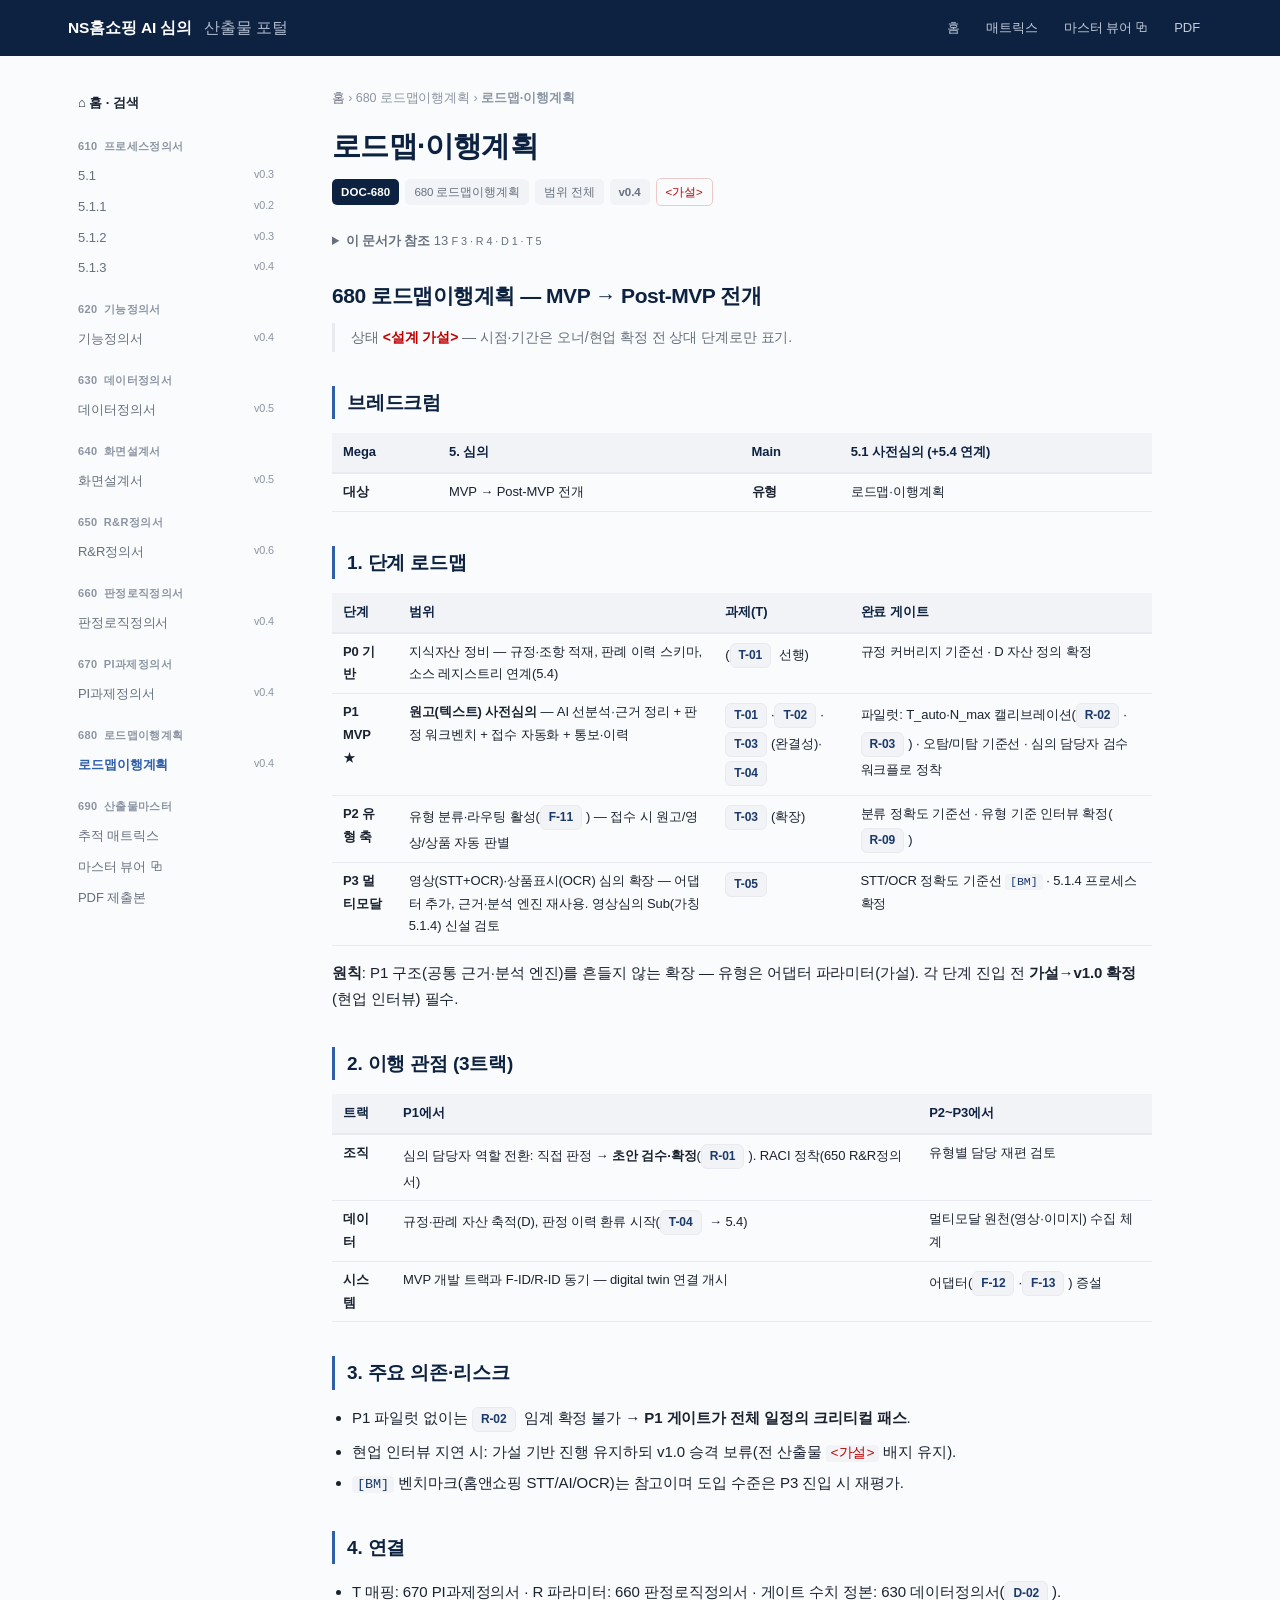
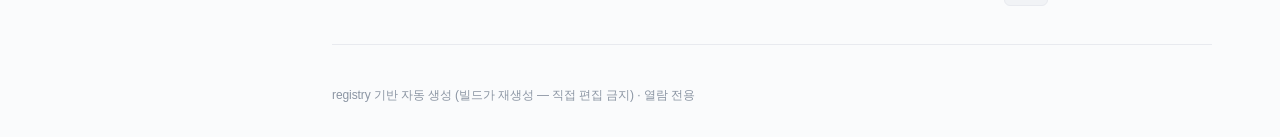
<file: portal/doc-680.html>
<!DOCTYPE html>
<html lang="ko"><head><meta charset="utf-8">
<meta name="viewport" content="width=device-width, initial-scale=1">
<meta name="robots" content="noindex, nofollow, noarchive">
<link rel="icon" href="data:image/svg+xml,<svg xmlns=%22http://www.w3.org/2000/svg%22 viewBox=%220 0 16 16%22><rect width=%2216%22 height=%2216%22 fill=%22%230D2240%22/></svg>">
<title>로드맵·이행계획 · NSHS 포털</title>
<link rel="stylesheet" href="style.css"></head>
<body>
<header><div class="hwrap"><a class="home" href="index.html">NS홈쇼핑 AI 심의 <span>산출물 포털</span></a>
<nav class="top"><a href="index.html">홈</a><a href="matrix.html">매트릭스</a><a href="../index.html">마스터 뷰어 ⧉</a><a href="master.pdf">PDF</a></nav></div></header>
<div class="shell">
<aside class="side"><a class="shome" href="index.html">⌂ 홈 · 검색</a><div class="sg"><div class="sh"><span class="sf">610</span>프로세스정의서</div><a class="sn" href="doc-5.1.html">5.1<small>v0.3</small></a><a class="sn" href="doc-5.1.1.html">5.1.1<small>v0.2</small></a><a class="sn" href="doc-5.1.2.html">5.1.2<small>v0.3</small></a><a class="sn" href="doc-5.1.3.html">5.1.3<small>v0.4</small></a></div><div class="sg"><div class="sh"><span class="sf">620</span>기능정의서</div><a class="sn" href="doc-620.html">기능정의서<small>v0.4</small></a></div><div class="sg"><div class="sh"><span class="sf">630</span>데이터정의서</div><a class="sn" href="doc-630.html">데이터정의서<small>v0.5</small></a></div><div class="sg"><div class="sh"><span class="sf">640</span>화면설계서</div><a class="sn" href="doc-640.html">화면설계서<small>v0.5</small></a></div><div class="sg"><div class="sh"><span class="sf">650</span>R&R정의서</div><a class="sn" href="doc-650.html">R&amp;R정의서<small>v0.6</small></a></div><div class="sg"><div class="sh"><span class="sf">660</span>판정로직정의서</div><a class="sn" href="doc-660.html">판정로직정의서<small>v0.4</small></a></div><div class="sg"><div class="sh"><span class="sf">670</span>PI과제정의서</div><a class="sn" href="doc-670.html">PI과제정의서<small>v0.4</small></a></div><div class="sg"><div class="sh"><span class="sf">680</span>로드맵이행계획</div><a class="sn on" href="doc-680.html">로드맵이행계획<small>v0.4</small></a></div><div class="sg"><div class="sh"><span class="sf">690</span>산출물마스터</div><a class="sn" href="matrix.html">추적 매트릭스</a><a class="sn" href="../index.html">마스터 뷰어 ⧉</a><a class="sn" href="master.pdf">PDF 제출본</a></div></aside>
<div class="maincol">
<nav class="crumb"><a href="index.html">홈</a> › <span>680 로드맵이행계획</span> › <b>로드맵·이행계획</b></nav>
<main>
<h1>로드맵·이행계획</h1><div class="meta"><span class="badge id">DOC-680</span><span class="badge">680 로드맵이행계획</span><span class="badge">범위 전체</span><span class="badge v">v0.4</span><span class="badge st">&lt;가설&gt;</span></div><details class="refs"><summary><b>이 문서가 참조</b> 13 <small>F 3 · R 4 · D 1 · T 5</small></summary><div class="cg"><b>F</b><span><a class="chip" href="doc-620.html#F-11">F-11</a><a class="chip" href="doc-620.html#F-12">F-12</a><a class="chip" href="doc-620.html#F-13">F-13</a></span></div><div class="cg"><b>R</b><span><a class="chip" href="doc-660.html#R-01">R-01</a><a class="chip" href="doc-660.html#R-02">R-02</a><a class="chip" href="doc-660.html#R-03">R-03</a><a class="chip" href="doc-660.html#R-09">R-09</a></span></div><div class="cg"><b>D</b><span><a class="chip" href="doc-630.html#D-02">D-02</a></span></div><div class="cg"><b>T</b><span><a class="chip" href="doc-670.html#T-01">T-01</a><a class="chip" href="doc-670.html#T-02">T-02</a><a class="chip" href="doc-670.html#T-03">T-03</a><a class="chip" href="doc-670.html#T-04">T-04</a><a class="chip" href="doc-670.html#T-05">T-05</a></span></div></details><article><h1>680 로드맵이행계획 — MVP → Post-MVP 전개</h1>
<blockquote>상태 <b><span class="tag">&lt;설계 가설&gt;</span></b> — 시점·기간은 오너/현업 확정 전 상대 단계로만 표기.</blockquote>
<h2>브레드크럼</h2>
<div class="twrap"><table><thead><tr><th>Mega</th><th>5. 심의</th><th>Main</th><th>5.1 사전심의 (+5.4 연계)</th></tr></thead><tbody><tr><td><b>대상</b></td><td>MVP → Post-MVP 전개</td><td><b>유형</b></td><td>로드맵·이행계획</td></tr></tbody></table></div>
<h2>1. 단계 로드맵</h2>
<div class="twrap"><table><thead><tr><th>단계</th><th>범위</th><th>과제(T)</th><th>완료 게이트</th></tr></thead><tbody><tr><td><b>P0 기반</b></td><td>지식자산 정비 — 규정·조항 적재, 판례 이력 스키마, 소스 레지스트리 연계(5.4)</td><td>(<a class="chip" href="doc-670.html#T-01">T-01</a> 선행)</td><td>규정 커버리지 기준선 · D 자산 정의 확정</td></tr><tr><td><b>P1 MVP</b> ★</td><td><b>원고(텍스트) 사전심의</b> — AI 선분석·근거 정리 + 판정 워크벤치 + 접수 자동화 + 통보·이력</td><td><a class="chip" href="doc-670.html#T-01">T-01</a>·<a class="chip" href="doc-670.html#T-02">T-02</a>·<a class="chip" href="doc-670.html#T-03">T-03</a>(완결성)·<a class="chip" href="doc-670.html#T-04">T-04</a></td><td>파일럿: T_auto·N_max 캘리브레이션(<a class="chip" href="doc-660.html#R-02">R-02</a>·<a class="chip" href="doc-660.html#R-03">R-03</a>) · 오탐/미탐 기준선 · 심의 담당자 검수 워크플로 정착</td></tr><tr><td><b>P2 유형 축</b></td><td>유형 분류·라우팅 활성(<a class="chip" href="doc-620.html#F-11">F-11</a>) — 접수 시 원고/영상/상품 자동 판별</td><td><a class="chip" href="doc-670.html#T-03">T-03</a>(확장)</td><td>분류 정확도 기준선 · 유형 기준 인터뷰 확정(<a class="chip" href="doc-660.html#R-09">R-09</a>)</td></tr><tr><td><b>P3 멀티모달</b></td><td>영상(STT+OCR)·상품표시(OCR) 심의 확장 — 어댑터 추가, 근거·분석 엔진 재사용. 영상심의 Sub(가칭 5.1.4) 신설 검토</td><td><a class="chip" href="doc-670.html#T-05">T-05</a></td><td>STT/OCR 정확도 기준선 <code>[BM]</code> · 5.1.4 프로세스 확정</td></tr></tbody></table></div>
<p><b>원칙</b>: P1 구조(공통 근거·분석 엔진)를 흔들지 않는 확장 — 유형은 어댑터 파라미터(가설). 각 단계 진입 전 <b>가설→v1.0 확정</b>(현업 인터뷰) 필수.</p>
<h2>2. 이행 관점 (3트랙)</h2>
<div class="twrap"><table><thead><tr><th>트랙</th><th>P1에서</th><th>P2~P3에서</th></tr></thead><tbody><tr><td><b>조직</b></td><td>심의 담당자 역할 전환: 직접 판정 → <b>초안 검수·확정</b>(<a class="chip" href="doc-660.html#R-01">R-01</a>). RACI 정착(650 R&amp;R정의서)</td><td>유형별 담당 재편 검토</td></tr><tr><td><b>데이터</b></td><td>규정·판례 자산 축적(D), 판정 이력 환류 시작(<a class="chip" href="doc-670.html#T-04">T-04</a> → 5.4)</td><td>멀티모달 원천(영상·이미지) 수집 체계</td></tr><tr><td><b>시스템</b></td><td>MVP 개발 트랙과 F-ID/R-ID 동기 — digital twin 연결 개시</td><td>어댑터(<a class="chip" href="doc-620.html#F-12">F-12</a>·<a class="chip" href="doc-620.html#F-13">F-13</a>) 증설</td></tr></tbody></table></div>
<h2>3. 주요 의존·리스크</h2>
<ul><li>P1 파일럿 없이는 <a class="chip" href="doc-660.html#R-02">R-02</a> 임계 확정 불가 → <b>P1 게이트가 전체 일정의 크리티컬 패스</b>.</li><li>현업 인터뷰 지연 시: 가설 기반 진행 유지하되 v1.0 승격 보류(전 산출물 <code><span class="tag">&lt;가설&gt;</span></code> 배지 유지).</li><li><code>[BM]</code> 벤치마크(홈앤쇼핑 STT/AI/OCR)는 참고이며 도입 수준은 P3 진입 시 재평가.</li></ul>
<h2>4. 연결</h2>
<ul><li>T 매핑: 670 PI과제정의서 · R 파라미터: 660 판정로직정의서 · 게이트 수치 정본: 630 데이터정의서(<a class="chip" href="doc-630.html#D-02">D-02</a>).</li></ul></article>
</main>
<footer>registry 기반 자동 생성 (빌드가 재생성 — 직접 편집 금지) · 열람 전용</footer>
</div>
</div></body></html>
</file>
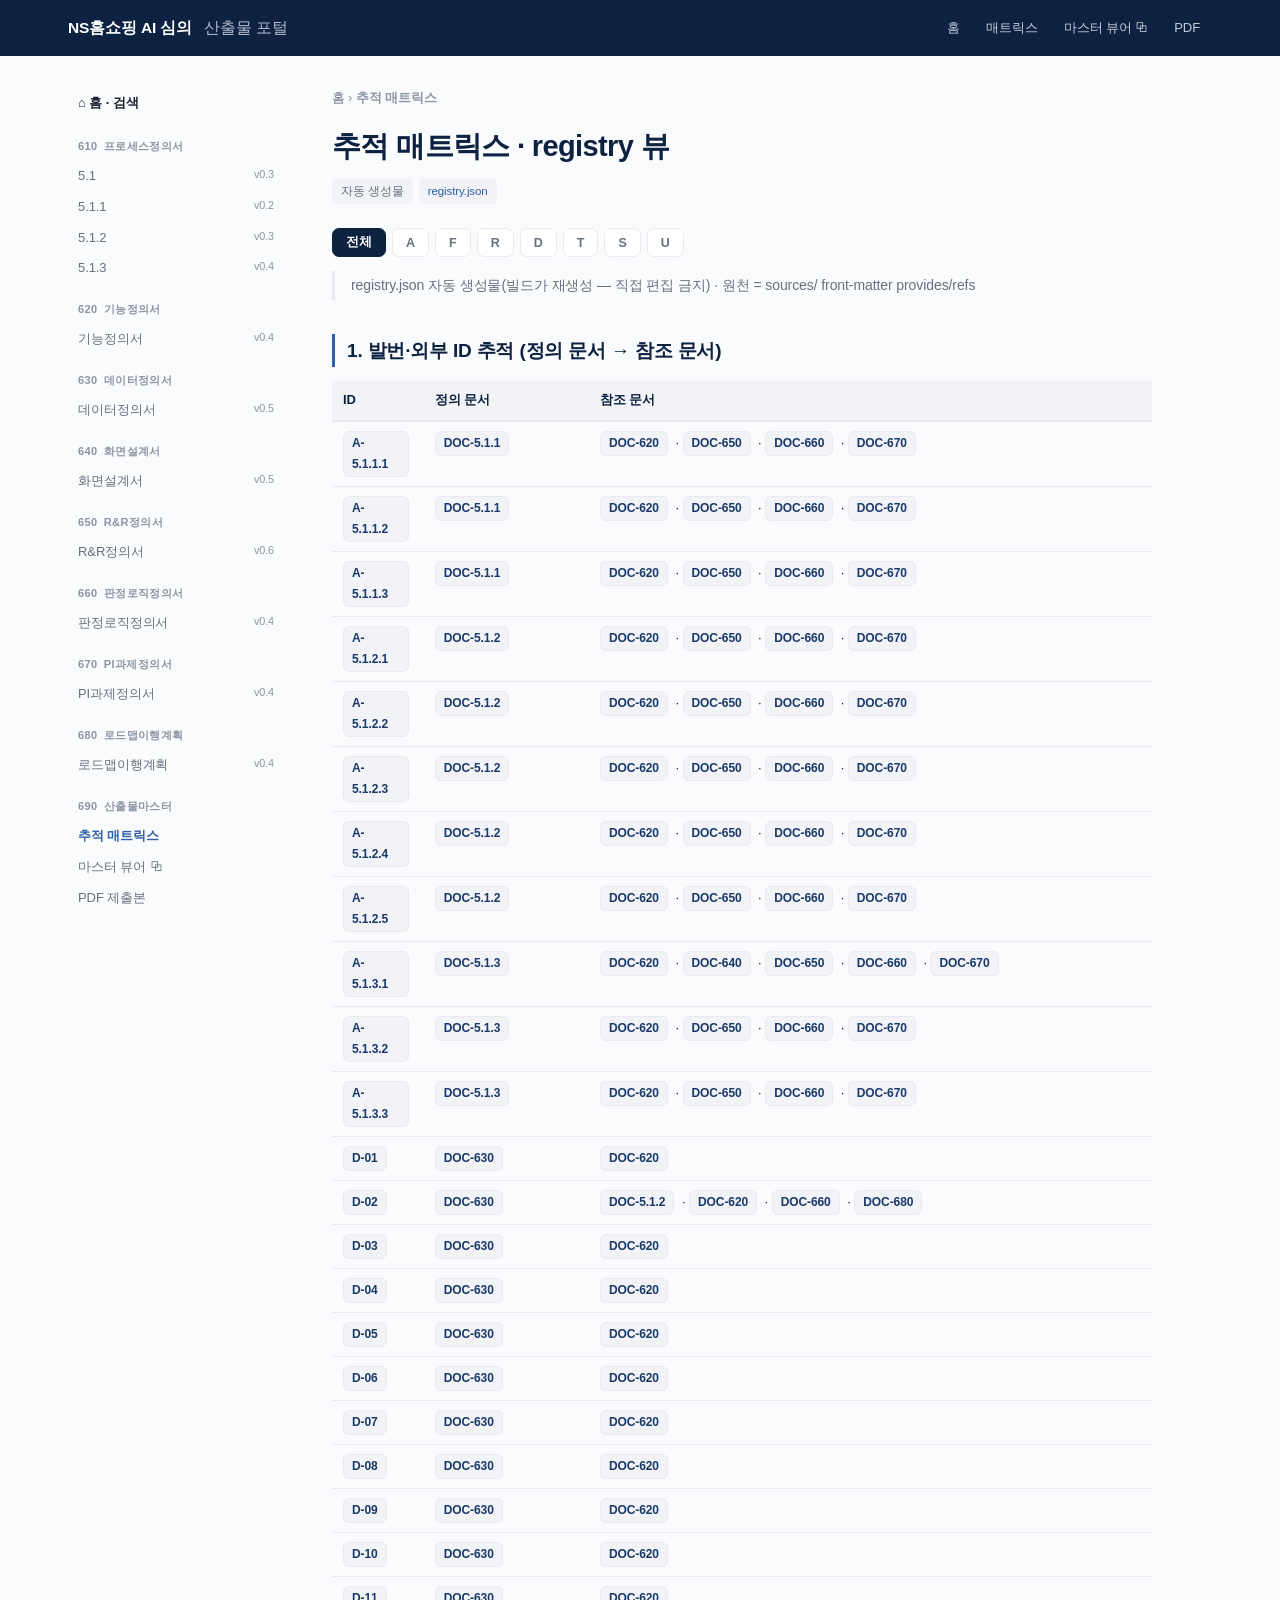
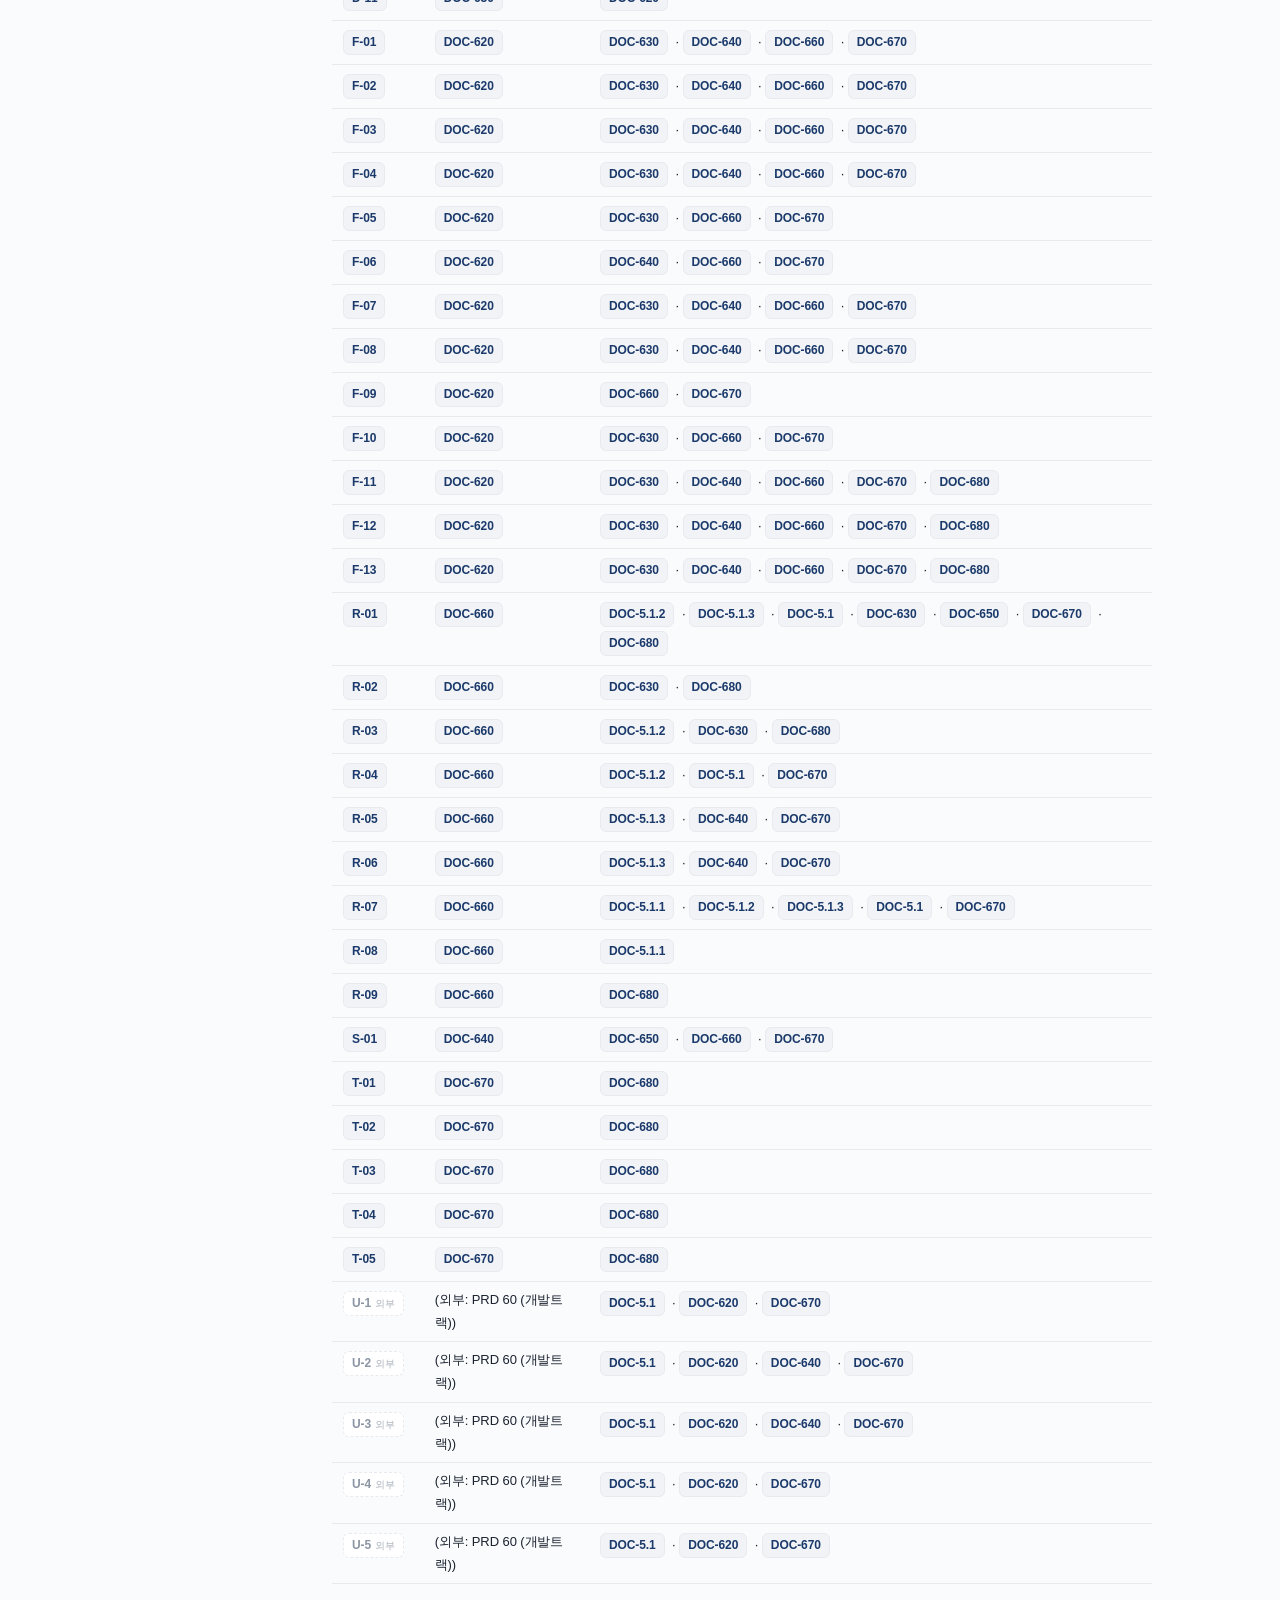
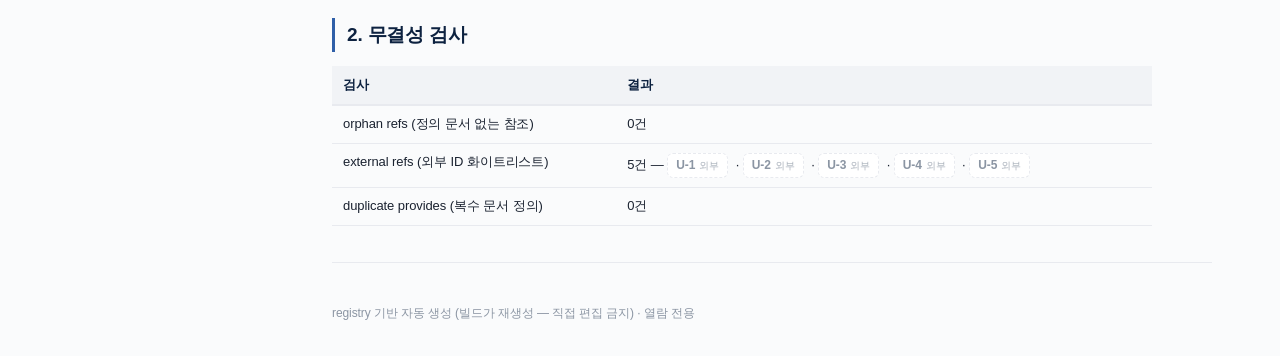
<file: portal/matrix.html>
<!DOCTYPE html>
<html lang="ko"><head><meta charset="utf-8">
<meta name="viewport" content="width=device-width, initial-scale=1">
<meta name="robots" content="noindex, nofollow, noarchive">
<link rel="icon" href="data:image/svg+xml,<svg xmlns=%22http://www.w3.org/2000/svg%22 viewBox=%220 0 16 16%22><rect width=%2216%22 height=%2216%22 fill=%22%230D2240%22/></svg>">
<title>추적 매트릭스 · NSHS 포털</title>
<link rel="stylesheet" href="style.css"></head>
<body>
<header><div class="hwrap"><a class="home" href="index.html">NS홈쇼핑 AI 심의 <span>산출물 포털</span></a>
<nav class="top"><a href="index.html">홈</a><a href="matrix.html">매트릭스</a><a href="../index.html">마스터 뷰어 ⧉</a><a href="master.pdf">PDF</a></nav></div></header>
<div class="shell">
<aside class="side"><a class="shome" href="index.html">⌂ 홈 · 검색</a><div class="sg"><div class="sh"><span class="sf">610</span>프로세스정의서</div><a class="sn" href="doc-5.1.html">5.1<small>v0.3</small></a><a class="sn" href="doc-5.1.1.html">5.1.1<small>v0.2</small></a><a class="sn" href="doc-5.1.2.html">5.1.2<small>v0.3</small></a><a class="sn" href="doc-5.1.3.html">5.1.3<small>v0.4</small></a></div><div class="sg"><div class="sh"><span class="sf">620</span>기능정의서</div><a class="sn" href="doc-620.html">기능정의서<small>v0.4</small></a></div><div class="sg"><div class="sh"><span class="sf">630</span>데이터정의서</div><a class="sn" href="doc-630.html">데이터정의서<small>v0.5</small></a></div><div class="sg"><div class="sh"><span class="sf">640</span>화면설계서</div><a class="sn" href="doc-640.html">화면설계서<small>v0.5</small></a></div><div class="sg"><div class="sh"><span class="sf">650</span>R&R정의서</div><a class="sn" href="doc-650.html">R&amp;R정의서<small>v0.6</small></a></div><div class="sg"><div class="sh"><span class="sf">660</span>판정로직정의서</div><a class="sn" href="doc-660.html">판정로직정의서<small>v0.4</small></a></div><div class="sg"><div class="sh"><span class="sf">670</span>PI과제정의서</div><a class="sn" href="doc-670.html">PI과제정의서<small>v0.4</small></a></div><div class="sg"><div class="sh"><span class="sf">680</span>로드맵이행계획</div><a class="sn" href="doc-680.html">로드맵이행계획<small>v0.4</small></a></div><div class="sg"><div class="sh"><span class="sf">690</span>산출물마스터</div><a class="sn on" href="matrix.html">추적 매트릭스</a><a class="sn" href="../index.html">마스터 뷰어 ⧉</a><a class="sn" href="master.pdf">PDF 제출본</a></div></aside>
<div class="maincol">
<nav class="crumb"><a href="index.html">홈</a> › <b>추적 매트릭스</b></nav>
<main>
<h1>추적 매트릭스 · registry 뷰</h1><div class="meta"><span class="badge">자동 생성물</span><span class="badge"><a href="registry.json">registry.json</a></span></div><div class="fbar" id="fbar"><button data-p="" class="on">전체</button><button data-p="A">A</button><button data-p="F">F</button><button data-p="R">R</button><button data-p="D">D</button><button data-p="T">T</button><button data-p="S">S</button><button data-p="U">U</button></div><article><blockquote>registry.json 자동 생성물(빌드가 재생성 — 직접 편집 금지) · 원천 = sources/ front-matter provides/refs</blockquote>
<h2>1. 발번·외부 ID 추적 (정의 문서 → 참조 문서)</h2>
<div class="twrap"><table><thead><tr><th>ID</th><th>정의 문서</th><th>참조 문서</th></tr></thead><tbody><tr><td><a class="chip" href="doc-5.1.1.html#A-5.1.1.1">A-5.1.1.1</a></td><td><a class="chip doc" href="doc-5.1.1.html">DOC-5.1.1</a></td><td><a class="chip doc" href="doc-620.html">DOC-620</a> · <a class="chip doc" href="doc-650.html">DOC-650</a> · <a class="chip doc" href="doc-660.html">DOC-660</a> · <a class="chip doc" href="doc-670.html">DOC-670</a></td></tr><tr><td><a class="chip" href="doc-5.1.1.html#A-5.1.1.2">A-5.1.1.2</a></td><td><a class="chip doc" href="doc-5.1.1.html">DOC-5.1.1</a></td><td><a class="chip doc" href="doc-620.html">DOC-620</a> · <a class="chip doc" href="doc-650.html">DOC-650</a> · <a class="chip doc" href="doc-660.html">DOC-660</a> · <a class="chip doc" href="doc-670.html">DOC-670</a></td></tr><tr><td><a class="chip" href="doc-5.1.1.html#A-5.1.1.3">A-5.1.1.3</a></td><td><a class="chip doc" href="doc-5.1.1.html">DOC-5.1.1</a></td><td><a class="chip doc" href="doc-620.html">DOC-620</a> · <a class="chip doc" href="doc-650.html">DOC-650</a> · <a class="chip doc" href="doc-660.html">DOC-660</a> · <a class="chip doc" href="doc-670.html">DOC-670</a></td></tr><tr><td><a class="chip" href="doc-5.1.2.html#A-5.1.2.1">A-5.1.2.1</a></td><td><a class="chip doc" href="doc-5.1.2.html">DOC-5.1.2</a></td><td><a class="chip doc" href="doc-620.html">DOC-620</a> · <a class="chip doc" href="doc-650.html">DOC-650</a> · <a class="chip doc" href="doc-660.html">DOC-660</a> · <a class="chip doc" href="doc-670.html">DOC-670</a></td></tr><tr><td><a class="chip" href="doc-5.1.2.html#A-5.1.2.2">A-5.1.2.2</a></td><td><a class="chip doc" href="doc-5.1.2.html">DOC-5.1.2</a></td><td><a class="chip doc" href="doc-620.html">DOC-620</a> · <a class="chip doc" href="doc-650.html">DOC-650</a> · <a class="chip doc" href="doc-660.html">DOC-660</a> · <a class="chip doc" href="doc-670.html">DOC-670</a></td></tr><tr><td><a class="chip" href="doc-5.1.2.html#A-5.1.2.3">A-5.1.2.3</a></td><td><a class="chip doc" href="doc-5.1.2.html">DOC-5.1.2</a></td><td><a class="chip doc" href="doc-620.html">DOC-620</a> · <a class="chip doc" href="doc-650.html">DOC-650</a> · <a class="chip doc" href="doc-660.html">DOC-660</a> · <a class="chip doc" href="doc-670.html">DOC-670</a></td></tr><tr><td><a class="chip" href="doc-5.1.2.html#A-5.1.2.4">A-5.1.2.4</a></td><td><a class="chip doc" href="doc-5.1.2.html">DOC-5.1.2</a></td><td><a class="chip doc" href="doc-620.html">DOC-620</a> · <a class="chip doc" href="doc-650.html">DOC-650</a> · <a class="chip doc" href="doc-660.html">DOC-660</a> · <a class="chip doc" href="doc-670.html">DOC-670</a></td></tr><tr><td><a class="chip" href="doc-5.1.2.html#A-5.1.2.5">A-5.1.2.5</a></td><td><a class="chip doc" href="doc-5.1.2.html">DOC-5.1.2</a></td><td><a class="chip doc" href="doc-620.html">DOC-620</a> · <a class="chip doc" href="doc-650.html">DOC-650</a> · <a class="chip doc" href="doc-660.html">DOC-660</a> · <a class="chip doc" href="doc-670.html">DOC-670</a></td></tr><tr><td><a class="chip" href="doc-5.1.3.html#A-5.1.3.1">A-5.1.3.1</a></td><td><a class="chip doc" href="doc-5.1.3.html">DOC-5.1.3</a></td><td><a class="chip doc" href="doc-620.html">DOC-620</a> · <a class="chip doc" href="doc-640.html">DOC-640</a> · <a class="chip doc" href="doc-650.html">DOC-650</a> · <a class="chip doc" href="doc-660.html">DOC-660</a> · <a class="chip doc" href="doc-670.html">DOC-670</a></td></tr><tr><td><a class="chip" href="doc-5.1.3.html#A-5.1.3.2">A-5.1.3.2</a></td><td><a class="chip doc" href="doc-5.1.3.html">DOC-5.1.3</a></td><td><a class="chip doc" href="doc-620.html">DOC-620</a> · <a class="chip doc" href="doc-650.html">DOC-650</a> · <a class="chip doc" href="doc-660.html">DOC-660</a> · <a class="chip doc" href="doc-670.html">DOC-670</a></td></tr><tr><td><a class="chip" href="doc-5.1.3.html#A-5.1.3.3">A-5.1.3.3</a></td><td><a class="chip doc" href="doc-5.1.3.html">DOC-5.1.3</a></td><td><a class="chip doc" href="doc-620.html">DOC-620</a> · <a class="chip doc" href="doc-650.html">DOC-650</a> · <a class="chip doc" href="doc-660.html">DOC-660</a> · <a class="chip doc" href="doc-670.html">DOC-670</a></td></tr><tr><td><a class="chip" href="doc-630.html#D-01">D-01</a></td><td><a class="chip doc" href="doc-630.html">DOC-630</a></td><td><a class="chip doc" href="doc-620.html">DOC-620</a></td></tr><tr><td><a class="chip" href="doc-630.html#D-02">D-02</a></td><td><a class="chip doc" href="doc-630.html">DOC-630</a></td><td><a class="chip doc" href="doc-5.1.2.html">DOC-5.1.2</a> · <a class="chip doc" href="doc-620.html">DOC-620</a> · <a class="chip doc" href="doc-660.html">DOC-660</a> · <a class="chip doc" href="doc-680.html">DOC-680</a></td></tr><tr><td><a class="chip" href="doc-630.html#D-03">D-03</a></td><td><a class="chip doc" href="doc-630.html">DOC-630</a></td><td><a class="chip doc" href="doc-620.html">DOC-620</a></td></tr><tr><td><a class="chip" href="doc-630.html#D-04">D-04</a></td><td><a class="chip doc" href="doc-630.html">DOC-630</a></td><td><a class="chip doc" href="doc-620.html">DOC-620</a></td></tr><tr><td><a class="chip" href="doc-630.html#D-05">D-05</a></td><td><a class="chip doc" href="doc-630.html">DOC-630</a></td><td><a class="chip doc" href="doc-620.html">DOC-620</a></td></tr><tr><td><a class="chip" href="doc-630.html#D-06">D-06</a></td><td><a class="chip doc" href="doc-630.html">DOC-630</a></td><td><a class="chip doc" href="doc-620.html">DOC-620</a></td></tr><tr><td><a class="chip" href="doc-630.html#D-07">D-07</a></td><td><a class="chip doc" href="doc-630.html">DOC-630</a></td><td><a class="chip doc" href="doc-620.html">DOC-620</a></td></tr><tr><td><a class="chip" href="doc-630.html#D-08">D-08</a></td><td><a class="chip doc" href="doc-630.html">DOC-630</a></td><td><a class="chip doc" href="doc-620.html">DOC-620</a></td></tr><tr><td><a class="chip" href="doc-630.html#D-09">D-09</a></td><td><a class="chip doc" href="doc-630.html">DOC-630</a></td><td><a class="chip doc" href="doc-620.html">DOC-620</a></td></tr><tr><td><a class="chip" href="doc-630.html#D-10">D-10</a></td><td><a class="chip doc" href="doc-630.html">DOC-630</a></td><td><a class="chip doc" href="doc-620.html">DOC-620</a></td></tr><tr><td><a class="chip" href="doc-630.html#D-11">D-11</a></td><td><a class="chip doc" href="doc-630.html">DOC-630</a></td><td><a class="chip doc" href="doc-620.html">DOC-620</a></td></tr><tr><td><a class="chip" href="doc-620.html#F-01">F-01</a></td><td><a class="chip doc" href="doc-620.html">DOC-620</a></td><td><a class="chip doc" href="doc-630.html">DOC-630</a> · <a class="chip doc" href="doc-640.html">DOC-640</a> · <a class="chip doc" href="doc-660.html">DOC-660</a> · <a class="chip doc" href="doc-670.html">DOC-670</a></td></tr><tr><td><a class="chip" href="doc-620.html#F-02">F-02</a></td><td><a class="chip doc" href="doc-620.html">DOC-620</a></td><td><a class="chip doc" href="doc-630.html">DOC-630</a> · <a class="chip doc" href="doc-640.html">DOC-640</a> · <a class="chip doc" href="doc-660.html">DOC-660</a> · <a class="chip doc" href="doc-670.html">DOC-670</a></td></tr><tr><td><a class="chip" href="doc-620.html#F-03">F-03</a></td><td><a class="chip doc" href="doc-620.html">DOC-620</a></td><td><a class="chip doc" href="doc-630.html">DOC-630</a> · <a class="chip doc" href="doc-640.html">DOC-640</a> · <a class="chip doc" href="doc-660.html">DOC-660</a> · <a class="chip doc" href="doc-670.html">DOC-670</a></td></tr><tr><td><a class="chip" href="doc-620.html#F-04">F-04</a></td><td><a class="chip doc" href="doc-620.html">DOC-620</a></td><td><a class="chip doc" href="doc-630.html">DOC-630</a> · <a class="chip doc" href="doc-640.html">DOC-640</a> · <a class="chip doc" href="doc-660.html">DOC-660</a> · <a class="chip doc" href="doc-670.html">DOC-670</a></td></tr><tr><td><a class="chip" href="doc-620.html#F-05">F-05</a></td><td><a class="chip doc" href="doc-620.html">DOC-620</a></td><td><a class="chip doc" href="doc-630.html">DOC-630</a> · <a class="chip doc" href="doc-660.html">DOC-660</a> · <a class="chip doc" href="doc-670.html">DOC-670</a></td></tr><tr><td><a class="chip" href="doc-620.html#F-06">F-06</a></td><td><a class="chip doc" href="doc-620.html">DOC-620</a></td><td><a class="chip doc" href="doc-640.html">DOC-640</a> · <a class="chip doc" href="doc-660.html">DOC-660</a> · <a class="chip doc" href="doc-670.html">DOC-670</a></td></tr><tr><td><a class="chip" href="doc-620.html#F-07">F-07</a></td><td><a class="chip doc" href="doc-620.html">DOC-620</a></td><td><a class="chip doc" href="doc-630.html">DOC-630</a> · <a class="chip doc" href="doc-640.html">DOC-640</a> · <a class="chip doc" href="doc-660.html">DOC-660</a> · <a class="chip doc" href="doc-670.html">DOC-670</a></td></tr><tr><td><a class="chip" href="doc-620.html#F-08">F-08</a></td><td><a class="chip doc" href="doc-620.html">DOC-620</a></td><td><a class="chip doc" href="doc-630.html">DOC-630</a> · <a class="chip doc" href="doc-640.html">DOC-640</a> · <a class="chip doc" href="doc-660.html">DOC-660</a> · <a class="chip doc" href="doc-670.html">DOC-670</a></td></tr><tr><td><a class="chip" href="doc-620.html#F-09">F-09</a></td><td><a class="chip doc" href="doc-620.html">DOC-620</a></td><td><a class="chip doc" href="doc-660.html">DOC-660</a> · <a class="chip doc" href="doc-670.html">DOC-670</a></td></tr><tr><td><a class="chip" href="doc-620.html#F-10">F-10</a></td><td><a class="chip doc" href="doc-620.html">DOC-620</a></td><td><a class="chip doc" href="doc-630.html">DOC-630</a> · <a class="chip doc" href="doc-660.html">DOC-660</a> · <a class="chip doc" href="doc-670.html">DOC-670</a></td></tr><tr><td><a class="chip" href="doc-620.html#F-11">F-11</a></td><td><a class="chip doc" href="doc-620.html">DOC-620</a></td><td><a class="chip doc" href="doc-630.html">DOC-630</a> · <a class="chip doc" href="doc-640.html">DOC-640</a> · <a class="chip doc" href="doc-660.html">DOC-660</a> · <a class="chip doc" href="doc-670.html">DOC-670</a> · <a class="chip doc" href="doc-680.html">DOC-680</a></td></tr><tr><td><a class="chip" href="doc-620.html#F-12">F-12</a></td><td><a class="chip doc" href="doc-620.html">DOC-620</a></td><td><a class="chip doc" href="doc-630.html">DOC-630</a> · <a class="chip doc" href="doc-640.html">DOC-640</a> · <a class="chip doc" href="doc-660.html">DOC-660</a> · <a class="chip doc" href="doc-670.html">DOC-670</a> · <a class="chip doc" href="doc-680.html">DOC-680</a></td></tr><tr><td><a class="chip" href="doc-620.html#F-13">F-13</a></td><td><a class="chip doc" href="doc-620.html">DOC-620</a></td><td><a class="chip doc" href="doc-630.html">DOC-630</a> · <a class="chip doc" href="doc-640.html">DOC-640</a> · <a class="chip doc" href="doc-660.html">DOC-660</a> · <a class="chip doc" href="doc-670.html">DOC-670</a> · <a class="chip doc" href="doc-680.html">DOC-680</a></td></tr><tr><td><a class="chip" href="doc-660.html#R-01">R-01</a></td><td><a class="chip doc" href="doc-660.html">DOC-660</a></td><td><a class="chip doc" href="doc-5.1.2.html">DOC-5.1.2</a> · <a class="chip doc" href="doc-5.1.3.html">DOC-5.1.3</a> · <a class="chip doc" href="doc-5.1.html">DOC-5.1</a> · <a class="chip doc" href="doc-630.html">DOC-630</a> · <a class="chip doc" href="doc-650.html">DOC-650</a> · <a class="chip doc" href="doc-670.html">DOC-670</a> · <a class="chip doc" href="doc-680.html">DOC-680</a></td></tr><tr><td><a class="chip" href="doc-660.html#R-02">R-02</a></td><td><a class="chip doc" href="doc-660.html">DOC-660</a></td><td><a class="chip doc" href="doc-630.html">DOC-630</a> · <a class="chip doc" href="doc-680.html">DOC-680</a></td></tr><tr><td><a class="chip" href="doc-660.html#R-03">R-03</a></td><td><a class="chip doc" href="doc-660.html">DOC-660</a></td><td><a class="chip doc" href="doc-5.1.2.html">DOC-5.1.2</a> · <a class="chip doc" href="doc-630.html">DOC-630</a> · <a class="chip doc" href="doc-680.html">DOC-680</a></td></tr><tr><td><a class="chip" href="doc-660.html#R-04">R-04</a></td><td><a class="chip doc" href="doc-660.html">DOC-660</a></td><td><a class="chip doc" href="doc-5.1.2.html">DOC-5.1.2</a> · <a class="chip doc" href="doc-5.1.html">DOC-5.1</a> · <a class="chip doc" href="doc-670.html">DOC-670</a></td></tr><tr><td><a class="chip" href="doc-660.html#R-05">R-05</a></td><td><a class="chip doc" href="doc-660.html">DOC-660</a></td><td><a class="chip doc" href="doc-5.1.3.html">DOC-5.1.3</a> · <a class="chip doc" href="doc-640.html">DOC-640</a> · <a class="chip doc" href="doc-670.html">DOC-670</a></td></tr><tr><td><a class="chip" href="doc-660.html#R-06">R-06</a></td><td><a class="chip doc" href="doc-660.html">DOC-660</a></td><td><a class="chip doc" href="doc-5.1.3.html">DOC-5.1.3</a> · <a class="chip doc" href="doc-640.html">DOC-640</a> · <a class="chip doc" href="doc-670.html">DOC-670</a></td></tr><tr><td><a class="chip" href="doc-660.html#R-07">R-07</a></td><td><a class="chip doc" href="doc-660.html">DOC-660</a></td><td><a class="chip doc" href="doc-5.1.1.html">DOC-5.1.1</a> · <a class="chip doc" href="doc-5.1.2.html">DOC-5.1.2</a> · <a class="chip doc" href="doc-5.1.3.html">DOC-5.1.3</a> · <a class="chip doc" href="doc-5.1.html">DOC-5.1</a> · <a class="chip doc" href="doc-670.html">DOC-670</a></td></tr><tr><td><a class="chip" href="doc-660.html#R-08">R-08</a></td><td><a class="chip doc" href="doc-660.html">DOC-660</a></td><td><a class="chip doc" href="doc-5.1.1.html">DOC-5.1.1</a></td></tr><tr><td><a class="chip" href="doc-660.html#R-09">R-09</a></td><td><a class="chip doc" href="doc-660.html">DOC-660</a></td><td><a class="chip doc" href="doc-680.html">DOC-680</a></td></tr><tr><td><a class="chip" href="doc-640.html#S-01">S-01</a></td><td><a class="chip doc" href="doc-640.html">DOC-640</a></td><td><a class="chip doc" href="doc-650.html">DOC-650</a> · <a class="chip doc" href="doc-660.html">DOC-660</a> · <a class="chip doc" href="doc-670.html">DOC-670</a></td></tr><tr><td><a class="chip" href="doc-670.html#T-01">T-01</a></td><td><a class="chip doc" href="doc-670.html">DOC-670</a></td><td><a class="chip doc" href="doc-680.html">DOC-680</a></td></tr><tr><td><a class="chip" href="doc-670.html#T-02">T-02</a></td><td><a class="chip doc" href="doc-670.html">DOC-670</a></td><td><a class="chip doc" href="doc-680.html">DOC-680</a></td></tr><tr><td><a class="chip" href="doc-670.html#T-03">T-03</a></td><td><a class="chip doc" href="doc-670.html">DOC-670</a></td><td><a class="chip doc" href="doc-680.html">DOC-680</a></td></tr><tr><td><a class="chip" href="doc-670.html#T-04">T-04</a></td><td><a class="chip doc" href="doc-670.html">DOC-670</a></td><td><a class="chip doc" href="doc-680.html">DOC-680</a></td></tr><tr><td><a class="chip" href="doc-670.html#T-05">T-05</a></td><td><a class="chip doc" href="doc-670.html">DOC-670</a></td><td><a class="chip doc" href="doc-680.html">DOC-680</a></td></tr><tr><td><span class="chip ext" title="외부: PRD 60 (개발트랙)">U-1<small>외부</small></span></td><td>(외부: PRD 60 (개발트랙))</td><td><a class="chip doc" href="doc-5.1.html">DOC-5.1</a> · <a class="chip doc" href="doc-620.html">DOC-620</a> · <a class="chip doc" href="doc-670.html">DOC-670</a></td></tr><tr><td><span class="chip ext" title="외부: PRD 60 (개발트랙)">U-2<small>외부</small></span></td><td>(외부: PRD 60 (개발트랙))</td><td><a class="chip doc" href="doc-5.1.html">DOC-5.1</a> · <a class="chip doc" href="doc-620.html">DOC-620</a> · <a class="chip doc" href="doc-640.html">DOC-640</a> · <a class="chip doc" href="doc-670.html">DOC-670</a></td></tr><tr><td><span class="chip ext" title="외부: PRD 60 (개발트랙)">U-3<small>외부</small></span></td><td>(외부: PRD 60 (개발트랙))</td><td><a class="chip doc" href="doc-5.1.html">DOC-5.1</a> · <a class="chip doc" href="doc-620.html">DOC-620</a> · <a class="chip doc" href="doc-640.html">DOC-640</a> · <a class="chip doc" href="doc-670.html">DOC-670</a></td></tr><tr><td><span class="chip ext" title="외부: PRD 60 (개발트랙)">U-4<small>외부</small></span></td><td>(외부: PRD 60 (개발트랙))</td><td><a class="chip doc" href="doc-5.1.html">DOC-5.1</a> · <a class="chip doc" href="doc-620.html">DOC-620</a> · <a class="chip doc" href="doc-670.html">DOC-670</a></td></tr><tr><td><span class="chip ext" title="외부: PRD 60 (개발트랙)">U-5<small>외부</small></span></td><td>(외부: PRD 60 (개발트랙))</td><td><a class="chip doc" href="doc-5.1.html">DOC-5.1</a> · <a class="chip doc" href="doc-620.html">DOC-620</a> · <a class="chip doc" href="doc-670.html">DOC-670</a></td></tr></tbody></table></div>
<h2>2. 무결성 검사</h2>
<div class="twrap"><table><thead><tr><th>검사</th><th>결과</th></tr></thead><tbody><tr><td>orphan refs (정의 문서 없는 참조)</td><td>0건</td></tr><tr><td>external refs (외부 ID 화이트리스트)</td><td>5건 — <span class="chip ext" title="외부: PRD 60 (개발트랙)">U-1<small>외부</small></span> · <span class="chip ext" title="외부: PRD 60 (개발트랙)">U-2<small>외부</small></span> · <span class="chip ext" title="외부: PRD 60 (개발트랙)">U-3<small>외부</small></span> · <span class="chip ext" title="외부: PRD 60 (개발트랙)">U-4<small>외부</small></span> · <span class="chip ext" title="외부: PRD 60 (개발트랙)">U-5<small>외부</small></span></td></tr><tr><td>duplicate provides (복수 문서 정의)</td><td>0건</td></tr></tbody></table></div></article><script>
document.querySelectorAll('#fbar button').forEach(b=>b.addEventListener('click',()=>{
  document.querySelectorAll('#fbar button').forEach(x=>x.classList.remove('on')); b.classList.add('on');
  const p=b.dataset.p;
  document.querySelector('article .twrap table').querySelectorAll('tbody tr').forEach(tr=>{
    tr.style.display=(!p||tr.cells[0].innerText.trim().startsWith(p+'-'))?'':'none';
  });
}));
</script>
</main>
<footer>registry 기반 자동 생성 (빌드가 재생성 — 직접 편집 금지) · 열람 전용</footer>
</div>
</div></body></html>
</file>
<file: portal/style.css>
:root {
  --brand:#0D2240; --brand2:#1B3A6B; --accent:#2F5FA8; --red:#C00000;
  --ink:#1a2230; --muted:#66707e; --faint:#8b95a3;
  --line:#e8eaef; --line2:#f1f3f6; --bg:#fafbfc; --card:#fff; --radius:10px;
}
* { box-sizing:border-box; }
html { scroll-behavior:smooth; }
body { margin:0; font-family:'맑은 고딕','Segoe UI','Apple SD Gothic Neo',sans-serif;
  color:var(--ink); background:var(--bg); font-size:15px; line-height:1.75;
  letter-spacing:-.006em; -webkit-font-smoothing:antialiased; }
a { color:var(--accent); text-decoration:none; }
a:hover { text-decoration:underline; }

/* 헤더 — 슬림 플랫 */
header { background:var(--brand); }
.hwrap { max-width:1200px; margin:0 auto; padding:0 28px; height:56px; display:flex;
  align-items:center; justify-content:space-between; gap:16px; }
header .home { color:#fff; font-weight:700; text-decoration:none; font-size:15.5px; letter-spacing:-.01em; }
header .home span { font-weight:400; color:#aeb9cc; margin-left:8px; }
nav.top { display:flex; gap:2px; }
nav.top a { color:#c2ccdb; font-size:13px; padding:6px 12px; border-radius:7px; white-space:nowrap; }
nav.top a:hover { background:rgba(255,255,255,.12); color:#fff; text-decoration:none; }

/* 셸 — 조용한 좌측 네비 + 본문 */
.shell { max-width:1200px; margin:0 auto; padding:30px 28px 0; display:grid;
  grid-template-columns:220px minmax(0,1fr); gap:44px; align-items:start; }
.side { position:sticky; top:22px; font-size:13px; max-height:calc(100vh - 44px); overflow-y:auto; padding-right:4px; }
.shome { display:block; font-weight:600; color:var(--ink); padding:6px 10px; border-radius:7px; margin-bottom:4px; }
.shome:hover, .sn:hover { background:var(--line2); text-decoration:none; }
.shome.on, .sn.on { color:var(--accent); font-weight:700; }
.sg { margin-top:14px; }
.sh { font-size:11px; font-weight:700; color:var(--faint); letter-spacing:.04em; padding:2px 10px 5px; text-transform:uppercase; }
.sf { display:inline-block; color:var(--faint); margin-right:6px; font-weight:600; font-variant-numeric:tabular-nums; }
.sn { display:block; color:var(--muted); padding:4px 10px; border-radius:6px; }
.sn small { float:right; color:var(--faint); font-weight:400; }
.maincol { min-width:0; }
.crumb { font-size:12.5px; color:var(--faint); padding:2px 0 18px; }
.crumb a { color:var(--muted); }
footer { padding:40px 0 32px; margin-top:36px; border-top:1px solid var(--line); font-size:12px; color:var(--faint); }

/* 타이포 */
h1 { color:var(--brand); font-size:29px; line-height:1.25; margin:0 0 14px; letter-spacing:-.022em; font-weight:750; }
h2 { color:var(--brand); font-size:19px; margin:34px 0 10px; letter-spacing:-.01em; }
h2.sec { font-size:12.5px; text-transform:uppercase; letter-spacing:.06em; color:var(--faint);
  border:0; padding:0; margin:30px 0 14px; font-weight:700; }
.secnote { font-size:12px; color:var(--faint); font-weight:400; margin-left:10px; text-transform:none; letter-spacing:0; }
h3 { color:var(--brand2); font-size:14px; margin:0; }
article { max-width:820px; }
article h1 { font-size:21px; border:0; padding:0; margin-top:30px; }
article h2 { border-left:3px solid var(--accent); padding-left:12px; }
article h3 { font-size:15px; margin:20px 0 6px; color:var(--brand); }
article p { margin:11px 0; }
article ul, article ol { padding-left:20px; }
article li { margin:5px 0; }

/* 메타 배지 — 가볍게 */
.meta { margin:2px 0 24px; display:flex; flex-wrap:wrap; gap:6px; align-items:center; }
.badge { display:inline-block; background:var(--line2); color:var(--muted); border:0; border-radius:5px; padding:3px 9px; font-size:11.5px; }
.badge.id { background:var(--brand); color:#fff; font-weight:700; letter-spacing:.01em; }
.badge.v { font-weight:600; }
.badge.st { background:transparent; color:var(--red); border:1px solid #edc9c9; }

/* ID 칩 — 가볍게 */
.chip { display:inline-block; background:var(--line2); color:var(--brand2); border:1px solid var(--line);
  border-radius:6px; padding:1px 8px; font-size:12px; font-weight:600; margin:2px 4px 2px 0; }
.chip:hover { background:var(--accent); color:#fff; border-color:var(--accent); text-decoration:none; }
.chip.def { background:var(--brand); color:#fff; border-color:var(--brand); }
.chip.ext { border-style:dashed; color:var(--faint); background:#fff; }
.chip.via { border-style:dotted; background:#fff; color:var(--muted); }
.chip small { font-weight:400; margin-left:4px; opacity:.75; }
.chip:target { outline:2px solid var(--red); outline-offset:2px; }
.tag { color:var(--red); }

/* 연결 섹션 */
.links { border:1px solid var(--line); border-radius:var(--radius); padding:2px 16px; margin:6px 0 4px; }
.prov { display:grid; grid-template-columns:104px minmax(0,1fr); gap:14px; align-items:start; padding:9px 0; border-bottom:1px solid var(--line2); }
.prov:last-child { border-bottom:0; }
.provbody details { margin:0 0 2px; }
.provbody summary { font-weight:400; color:var(--muted); font-size:13px; padding:2px 0; }
.provbody summary b { color:var(--accent); }
.provbody summary small { color:var(--faint); margin-left:6px; }
.cg { display:grid; grid-template-columns:24px minmax(0,1fr); gap:8px; padding:4px 0 2px 2px; align-items:start; }
.cg b { color:var(--faint); font-size:11.5px; padding-top:3px; }
details.refs, details.viad { margin:12px 0 4px; }
details.refs summary { font-size:13px; color:var(--muted); }
details.refs .cg { margin-left:8px; }
summary { cursor:pointer; color:var(--brand); }

/* 표·인용·코드 */
.twrap { overflow-x:auto; margin:14px 0; }
table { border-collapse:collapse; width:100%; font-size:13px; }
th { background:var(--line2); color:var(--brand); padding:8px 11px; text-align:left; font-weight:700; border-bottom:2px solid var(--line); position:sticky; top:0; }
td { border-bottom:1px solid var(--line); padding:7px 11px; vertical-align:top; }
tbody tr:hover { background:#fafbfd; }
blockquote { border-left:3px solid var(--line); color:var(--muted); margin:14px 0; padding:2px 16px; font-size:14px; }
pre { background:#0f1c30; color:#dfe9f7; border-radius:8px; padding:14px; overflow-x:auto; font-size:12.5px; line-height:1.6; }
code { background:var(--line2); padding:1px 5px; border-radius:4px; font-size:.9em; color:var(--brand2); }

/* 홈 — 히어로 플랫 */
.hero { padding:6px 0 4px; margin:0 0 24px; }
.hero h1 { color:var(--brand); margin:0 0 6px; font-size:30px; }
.hero .lead { margin:0 0 18px; color:var(--muted); font-size:15px; }
#q { width:100%; max-width:580px; padding:10px 14px; font-size:14.5px; border:1px solid var(--line); border-radius:9px; font-family:inherit; background:#fff; }
#q:focus { outline:none; border-color:var(--accent); box-shadow:0 0 0 3px rgba(47,95,168,.12); }
#hits { max-width:580px; border:1px solid var(--line); border-radius:9px; margin-top:6px; overflow:hidden; background:#fff; }
#hits:empty { display:none; }
#hits a { display:block; padding:8px 12px; border-bottom:1px solid var(--line2); font-size:13.5px; color:var(--ink); }
#hits a:hover { background:var(--line2); text-decoration:none; }
#hits small { color:var(--faint); margin-left:8px; }
#hits .tiny { display:block; padding:8px 12px; }

/* 스탯 — 조용한 지표 스트립 */
.stats { display:flex; flex-wrap:wrap; gap:0; margin:0 0 32px; border:1px solid var(--line); border-radius:var(--radius); overflow:hidden; }
.tile { flex:1; min-width:120px; padding:14px 18px; text-align:left; border-left:1px solid var(--line); background:#fff; }
.tile:first-child { border-left:0; }
.tile:hover { background:var(--line2); text-decoration:none; }
.tile b { display:block; font-size:22px; color:var(--brand); line-height:1.1; font-weight:700; font-variant-numeric:tabular-nums; }
.tile.ok b { color:#1d7a4f; }
.tile span { font-size:11.5px; color:var(--faint); }

/* 컬럼·트리·카드 */
.cols { display:grid; grid-template-columns:0.85fr 1.35fr; gap:40px; }
.grid { display:grid; grid-template-columns:1fr 1fr; gap:10px; }
.card { background:#fff; border:1px solid var(--line); border-radius:var(--radius); padding:14px 16px; transition:border-color .15s; }
.card:hover { border-color:var(--accent); }
.card.gen { background:var(--line2); }
.ch { display:flex; align-items:center; gap:8px; margin-bottom:8px; }
.fno { color:var(--faint); font-weight:700; font-size:12px; font-variant-numeric:tabular-nums; }
.card ul { margin:2px 0 0; padding-left:0; list-style:none; font-size:13.5px; }
.card li { margin:5px 0; }
.lv { margin-left:14px; }
.lv ul { margin:2px 0 8px; padding-left:16px; }
.lv li { margin:5px 0; }
.panel details { margin:6px 0; }
.panel summary { font-weight:600; padding:3px 0; color:var(--ink); }
.tiny { font-size:12px; color:var(--faint); font-weight:400; margin-left:6px; }
.card .tiny { white-space:nowrap; }
.intb { font-size:10.5px; color:var(--red); border:1px solid #edc9c9; border-radius:4px; padding:0 4px; margin-left:4px; font-weight:400; }
.plan { color:var(--faint); padding:4px 0 4px 8px; font-size:13px; }
.planb { font-size:10.5px; color:var(--faint); border:1px dashed var(--line); border-radius:4px; padding:0 5px; margin-left:6px; }

/* 매트릭스 필터 */
.fbar { margin:2px 0 12px; display:flex; gap:6px; flex-wrap:wrap; }
.fbar button { background:#fff; border:1px solid var(--line); border-radius:7px; padding:5px 13px;
  font-family:inherit; font-size:12.5px; font-weight:600; color:var(--muted); cursor:pointer; }
.fbar button:hover { border-color:var(--accent); color:var(--accent); }
.fbar button.on { background:var(--brand); color:#fff; border-color:var(--brand); }

@media (max-width:920px) { .shell { grid-template-columns:1fr; gap:22px; } .side { position:static; max-height:none; }
  .cols, .grid { grid-template-columns:1fr; } }
@media (max-width:640px) { .stats { flex-direction:column; } .tile { border-left:0; border-top:1px solid var(--line); }
  .tile:first-child { border-top:0; } }
</file>
